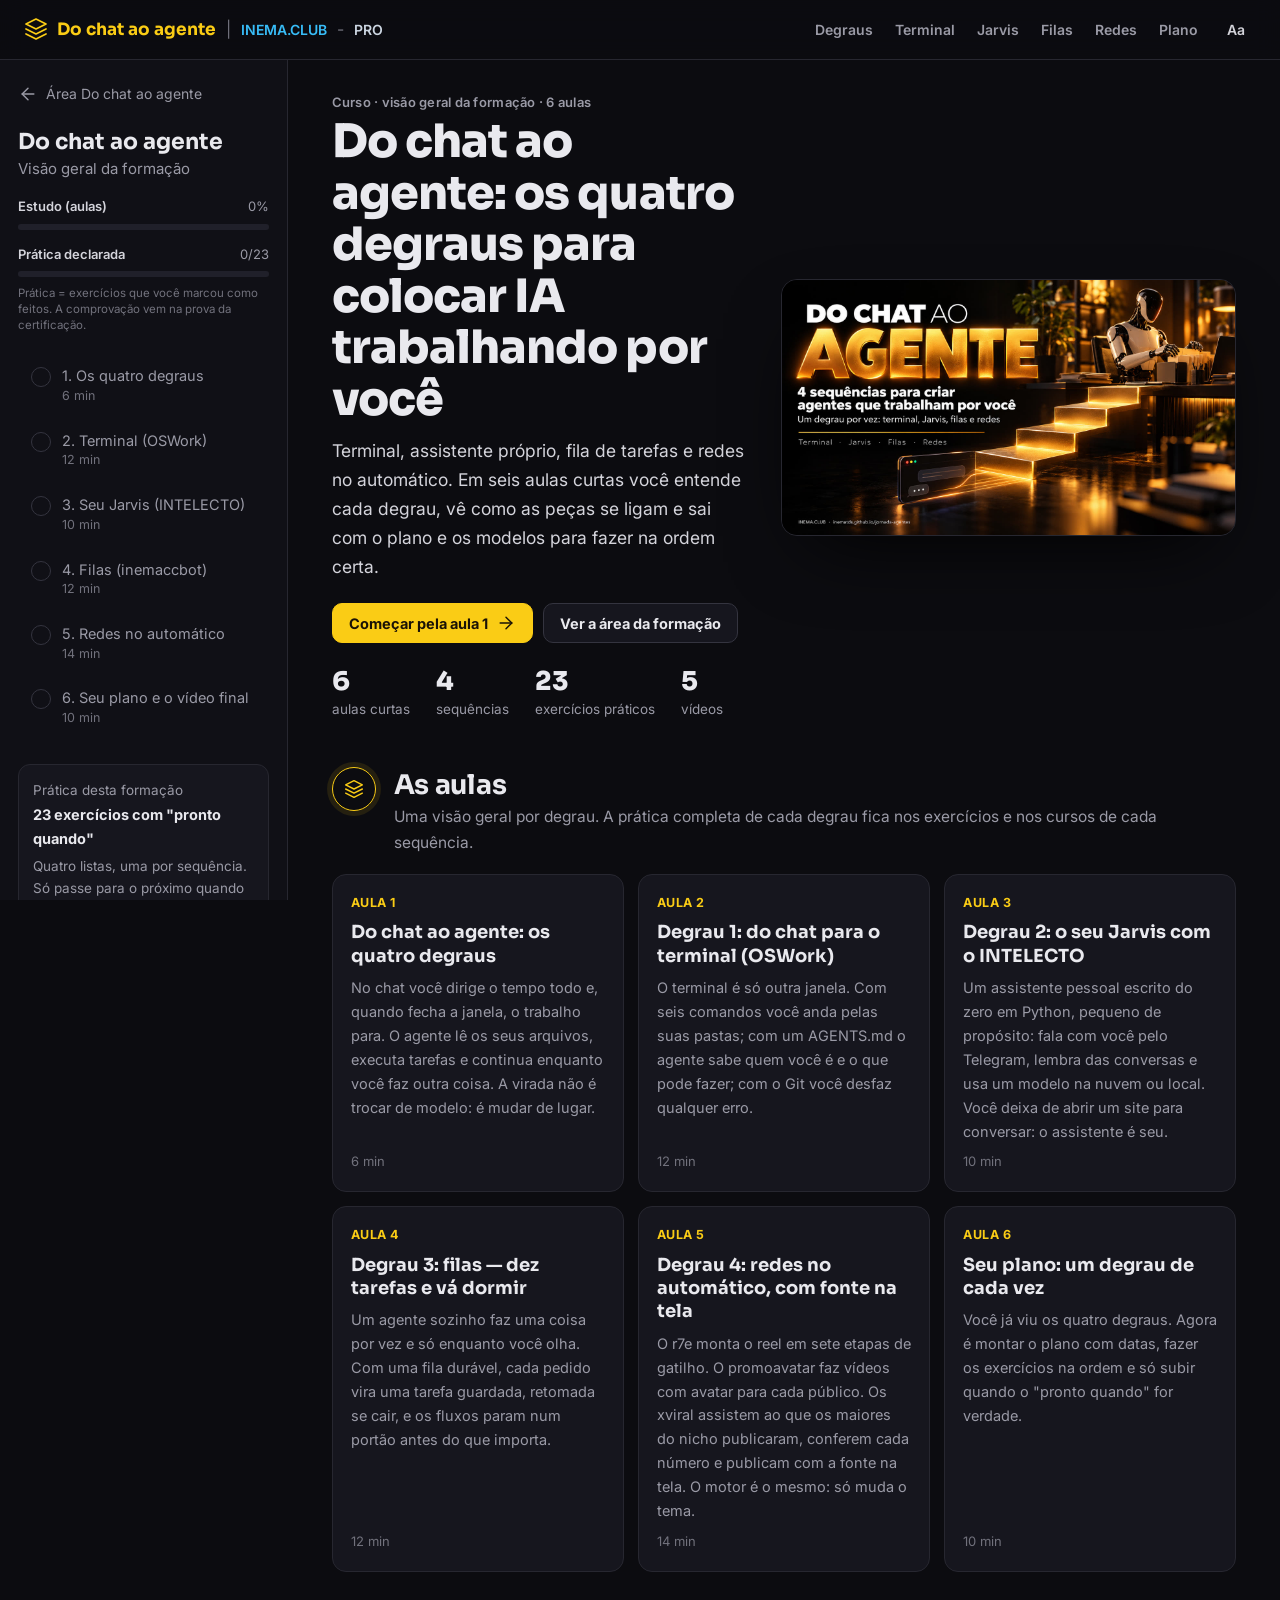
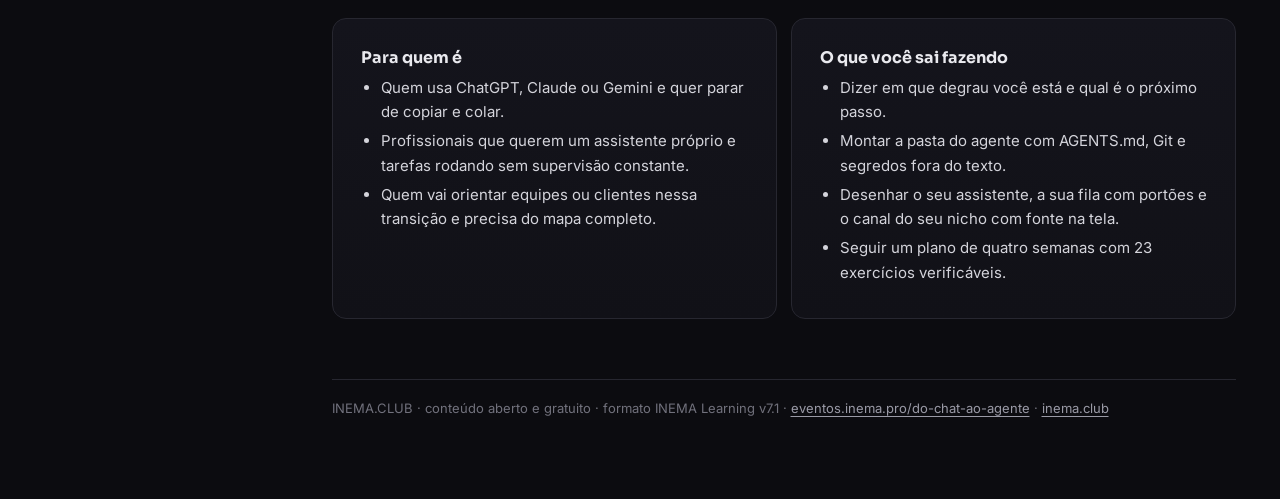
<file: index.html>
<!DOCTYPE html>
<html lang="pt-BR">
<head>
<meta charset="utf-8"/>
<meta name="viewport" content="width=device-width, initial-scale=1"/>
<title>Do chat ao agente · INEMA</title>
<meta name="description" content="Terminal, assistente próprio, fila de tarefas e redes no automático. Em seis aulas curtas você entende cada degrau, vê como as peças se ligam e sai com o plano e os modelos para fazer na ordem certa."/>
<meta property="og:title" content="Do chat ao agente · INEMA"/>
<meta property="og:description" content="Terminal, assistente próprio, fila de tarefas e redes no automático. Em seis aulas curtas você entende cada degrau, vê como as peças se ligam e sai com o plano e os modelos para fazer na ordem certa."/>
<meta property="og:image" content="https://inematds.github.io/do-chat-ao-agente-v71/assets/img/capa.jpg"/>
<meta name="theme-color" content="#0c0c10"/>
<link rel="icon" href="assets/img/favicon.svg" type="image/svg+xml"/>
<link rel="canonical" href="https://inematds.github.io/do-chat-ao-agente-v71/"/>
<link rel="preconnect" href="https://fonts.googleapis.com"/><link rel="preconnect" href="https://fonts.gstatic.com" crossorigin/>
<link href="https://fonts.googleapis.com/css2?family=Inter:wght@400;500;600;700&family=JetBrains+Mono:wght@400;600&family=Sora:wght@600;700;800&display=swap" rel="stylesheet"/>
<link rel="stylesheet" href="assets/v71.css"/>
<script>try{if(JSON.parse(localStorage.getItem("do-chat-ao-agente-v71:tema"))==="papel")document.documentElement.setAttribute("data-tema","papel")}catch(e){}</script>
</head><body data-curso="do-chat-ao-agente-v71" data-total="6" data-total-ex="23"><a class="skip" href="#conteudo">Pular para o conteúdo</a><header class="topo"><div class="esq"><button type="button" class="menu-btn" aria-expanded="false" aria-controls="lado"><svg class="ico" viewBox="0 0 24 24" aria-hidden="true"><line x1="3" y1="6" x2="21" y2="6"/><line x1="3" y1="12" x2="21" y2="12"/><line x1="3" y1="18" x2="21" y2="18"/></svg><span class="sr">Aulas</span></button><a class="marca" href="index.html"><svg class="ico" viewBox="0 0 24 24" aria-hidden="true"><polygon points="12 2 2 7 12 12 22 7 12 2"/><polyline points="2 17 12 22 22 17"/><polyline points="2 12 12 17 22 12"/></svg><span>Do chat ao agente</span></a><span class="sep">|</span><a class="club" href="https://inema.club" target="_blank" rel="noopener">INEMA.CLUB</a><span class="tr">-</span><a class="pro" href="https://inema.pro" target="_blank" rel="noopener">PRO</a></div><nav class="dir" aria-label="Aulas"><a href="aulas/visao-geral/index.html" class="tlink" title="Do chat ao agente: os quatro degraus"><span class="curto">A1</span><span class="longo">Degraus</span></a><a href="aulas/terminal/index.html" class="tlink" title="Degrau 1: do chat para o terminal (OSWork)"><span class="curto">A2</span><span class="longo">Terminal</span></a><a href="aulas/jarvis/index.html" class="tlink" title="Degrau 2: o seu Jarvis com o INTELECTO"><span class="curto">A3</span><span class="longo">Jarvis</span></a><a href="aulas/filas/index.html" class="tlink" title="Degrau 3: filas — dez tarefas e vá dormir"><span class="curto">A4</span><span class="longo">Filas</span></a><a href="aulas/redes/index.html" class="tlink" title="Degrau 4: redes no automático, com fonte na tela"><span class="curto">A5</span><span class="longo">Redes</span></a><a href="aulas/plano/index.html" class="tlink" title="Seu plano: um degrau de cada vez"><span class="curto">A6</span><span class="longo">Plano</span></a><div class="aa"><button type="button" class="aa-btn" aria-expanded="false" aria-controls="aparencia" title="Aparência">Aa</button><div class="aa-pop" id="aparencia" hidden><p>Tema</p><div class="aa-seg"><button type="button" data-tema="escuro">Escuro</button><button type="button" data-tema="papel">Papel claro</button></div><p style="margin-top:12px">Tamanho do texto</p><div class="aa-seg"><button type="button" data-escala="0.9">A−</button><button type="button" data-escala="1">A</button><button type="button" data-escala="1.12">A+</button></div></div></div></nav></header><div class="casca"><aside class="lado" id="lado" aria-label="Aulas"><a class="voltar" href="https://eventos.inema.pro/do-chat-ao-agente/"><svg class="ico" viewBox="0 0 24 24" aria-hidden="true"><line x1="19" y1="12" x2="5" y2="12"/><polyline points="12 19 5 12 12 5"/></svg>Área Do chat ao agente</a><p class="curso-nome">Do chat ao agente</p><p class="curso-sub">Visão geral da formação</p><div class="ind"><span class="ind-rot">Estudo (aulas)</span><span class="prog-txt"><span data-pct>0</span>%</span></div><div class="prog" aria-hidden="true"><i></i></div><div class="ind"><span class="ind-rot">Prática declarada</span><span class="prog-txt"><span data-prat>0</span>/23</span></div><div class="prog pratica" aria-hidden="true"><i></i></div><p class="ind-nota">Prática = exercícios que você marcou como feitos. A comprovação vem na prova da certificação.</p><ol class="lista-aulas"><li><a href="aulas/visao-geral/index.html" data-slug="visao-geral" class=""><span class="st" aria-hidden="true"></span><span>1. Os quatro degraus<small>6 min</small></span></a></li><li><a href="aulas/terminal/index.html" data-slug="terminal" class=""><span class="st" aria-hidden="true"></span><span>2. Terminal (OSWork)<small>12 min</small></span></a></li><li><a href="aulas/jarvis/index.html" data-slug="jarvis" class=""><span class="st" aria-hidden="true"></span><span>3. Seu Jarvis (INTELECTO)<small>10 min</small></span></a></li><li><a href="aulas/filas/index.html" data-slug="filas" class=""><span class="st" aria-hidden="true"></span><span>4. Filas (inemaccbot)<small>12 min</small></span></a></li><li><a href="aulas/redes/index.html" data-slug="redes" class=""><span class="st" aria-hidden="true"></span><span>5. Redes no automático<small>14 min</small></span></a></li><li><a href="aulas/plano/index.html" data-slug="plano" class=""><span class="st" aria-hidden="true"></span><span>6. Seu plano e o vídeo final<small>10 min</small></span></a></li></ol><div class="lado-card">Prática desta formação<b>23 exercícios com "pronto quando"</b>Quatro listas, uma por sequência. Só passe para o próximo quando ele for verdade.<br/><a href="https://inematds.github.io/jornada-agentes/guia/" target="_blank" rel="noopener">Abrir os exercícios →</a></div></aside><main class="principal" id="conteudo"><div class="miolo"><div class="hero"><div><p class="kicker">Curso · visão geral da formação · 6 aulas</p><h1>Do chat ao agente: os quatro degraus para colocar IA trabalhando por você</h1><p class="lead">Terminal, assistente próprio, fila de tarefas e redes no automático. Em seis aulas curtas você entende cada degrau, vê como as peças se ligam e sai com o plano e os modelos para fazer na ordem certa.</p><div class="acoes-topo" style="margin-top:22px"><a class="btn cheio" href="aulas/visao-geral/index.html">Começar pela aula 1 <svg class="ico" viewBox="0 0 24 24" aria-hidden="true"><line x1="5" y1="12" x2="19" y2="12"/><polyline points="12 5 19 12 12 19"/></svg></a><a class="btn neutro" href="https://eventos.inema.pro/do-chat-ao-agente/">Ver a área da formação</a></div><div class="numeros"><div><b>6</b>aulas curtas</div><div><b>4</b>sequências</div><div><b>23</b>exercícios práticos</div><div><b>5</b>vídeos</div></div></div><figure class="banner" style="margin:0"><img src="assets/img/capa.jpg" alt="Do chat ao agente: a jornada em quatro sequências — terminal, Jarvis, filas e redes." width="1400" height="788"/></figure></div><section class="secao"><div class="sec-cab"><span class="num" aria-hidden="true"><svg class="ico" viewBox="0 0 24 24" aria-hidden="true"><polygon points="12 2 2 7 12 12 22 7 12 2"/><polyline points="2 17 12 22 22 17"/><polyline points="2 12 12 17 22 12"/></svg></span><div><h2>As aulas</h2><p>Uma visão geral por degrau. A prática completa de cada degrau fica nos exercícios e nos cursos de cada sequência.</p></div></div><div class="grade-aulas"><a class="card-aula" href="aulas/visao-geral/index.html"><span class="k">Aula 1</span><h3>Do chat ao agente: os quatro degraus</h3><p>No chat você dirige o tempo todo e, quando fecha a janela, o trabalho para. O agente lê os seus arquivos, executa tarefas e continua enquanto você faz outra coisa. A virada não é trocar de modelo: é mudar de lugar.</p><span class="m">6 min</span></a><a class="card-aula" href="aulas/terminal/index.html"><span class="k">Aula 2</span><h3>Degrau 1: do chat para o terminal (OSWork)</h3><p>O terminal é só outra janela. Com seis comandos você anda pelas suas pastas; com um AGENTS.md o agente sabe quem você é e o que pode fazer; com o Git você desfaz qualquer erro.</p><span class="m">12 min</span></a><a class="card-aula" href="aulas/jarvis/index.html"><span class="k">Aula 3</span><h3>Degrau 2: o seu Jarvis com o INTELECTO</h3><p>Um assistente pessoal escrito do zero em Python, pequeno de propósito: fala com você pelo Telegram, lembra das conversas e usa um modelo na nuvem ou local. Você deixa de abrir um site para conversar: o assistente é seu.</p><span class="m">10 min</span></a><a class="card-aula" href="aulas/filas/index.html"><span class="k">Aula 4</span><h3>Degrau 3: filas — dez tarefas e vá dormir</h3><p>Um agente sozinho faz uma coisa por vez e só enquanto você olha. Com uma fila durável, cada pedido vira uma tarefa guardada, retomada se cair, e os fluxos param num portão antes do que importa.</p><span class="m">12 min</span></a><a class="card-aula" href="aulas/redes/index.html"><span class="k">Aula 5</span><h3>Degrau 4: redes no automático, com fonte na tela</h3><p>O r7e monta o reel em sete etapas de gatilho. O promoavatar faz vídeos com avatar para cada público. Os xviral assistem ao que os maiores do nicho publicaram, conferem cada número e publicam com a fonte na tela. O motor é o mesmo: só muda o tema.</p><span class="m">14 min</span></a><a class="card-aula" href="aulas/plano/index.html"><span class="k">Aula 6</span><h3>Seu plano: um degrau de cada vez</h3><p>Você já viu os quatro degraus. Agora é montar o plano com datas, fazer os exercícios na ordem e só subir quando o "pronto quando" for verdade.</p><span class="m">10 min</span></a></div></section><section class="secao"><div class="duas"><div class="painel"><h3>Para quem é</h3><ul><li>Quem usa ChatGPT, Claude ou Gemini e quer parar de copiar e colar.</li><li>Profissionais que querem um assistente próprio e tarefas rodando sem supervisão constante.</li><li>Quem vai orientar equipes ou clientes nessa transição e precisa do mapa completo.</li></ul></div><div class="painel"><h3>O que você sai fazendo</h3><ul><li>Dizer em que degrau você está e qual é o próximo passo.</li><li>Montar a pasta do agente com AGENTS.md, Git e segredos fora do texto.</li><li>Desenhar o seu assistente, a sua fila com portões e o canal do seu nicho com fonte na tela.</li><li>Seguir um plano de quatro semanas com 23 exercícios verificáveis.</li></ul></div></div></section><footer class="rodape">INEMA.CLUB · conteúdo aberto e gratuito · formato INEMA Learning v7.1 · <a href="https://eventos.inema.pro/do-chat-ao-agente/">eventos.inema.pro/do-chat-ao-agente</a> · <a href="https://inema.club/">inema.club</a></footer></div></main></div><script src="assets/v71.js"></script></body></html>
</file>
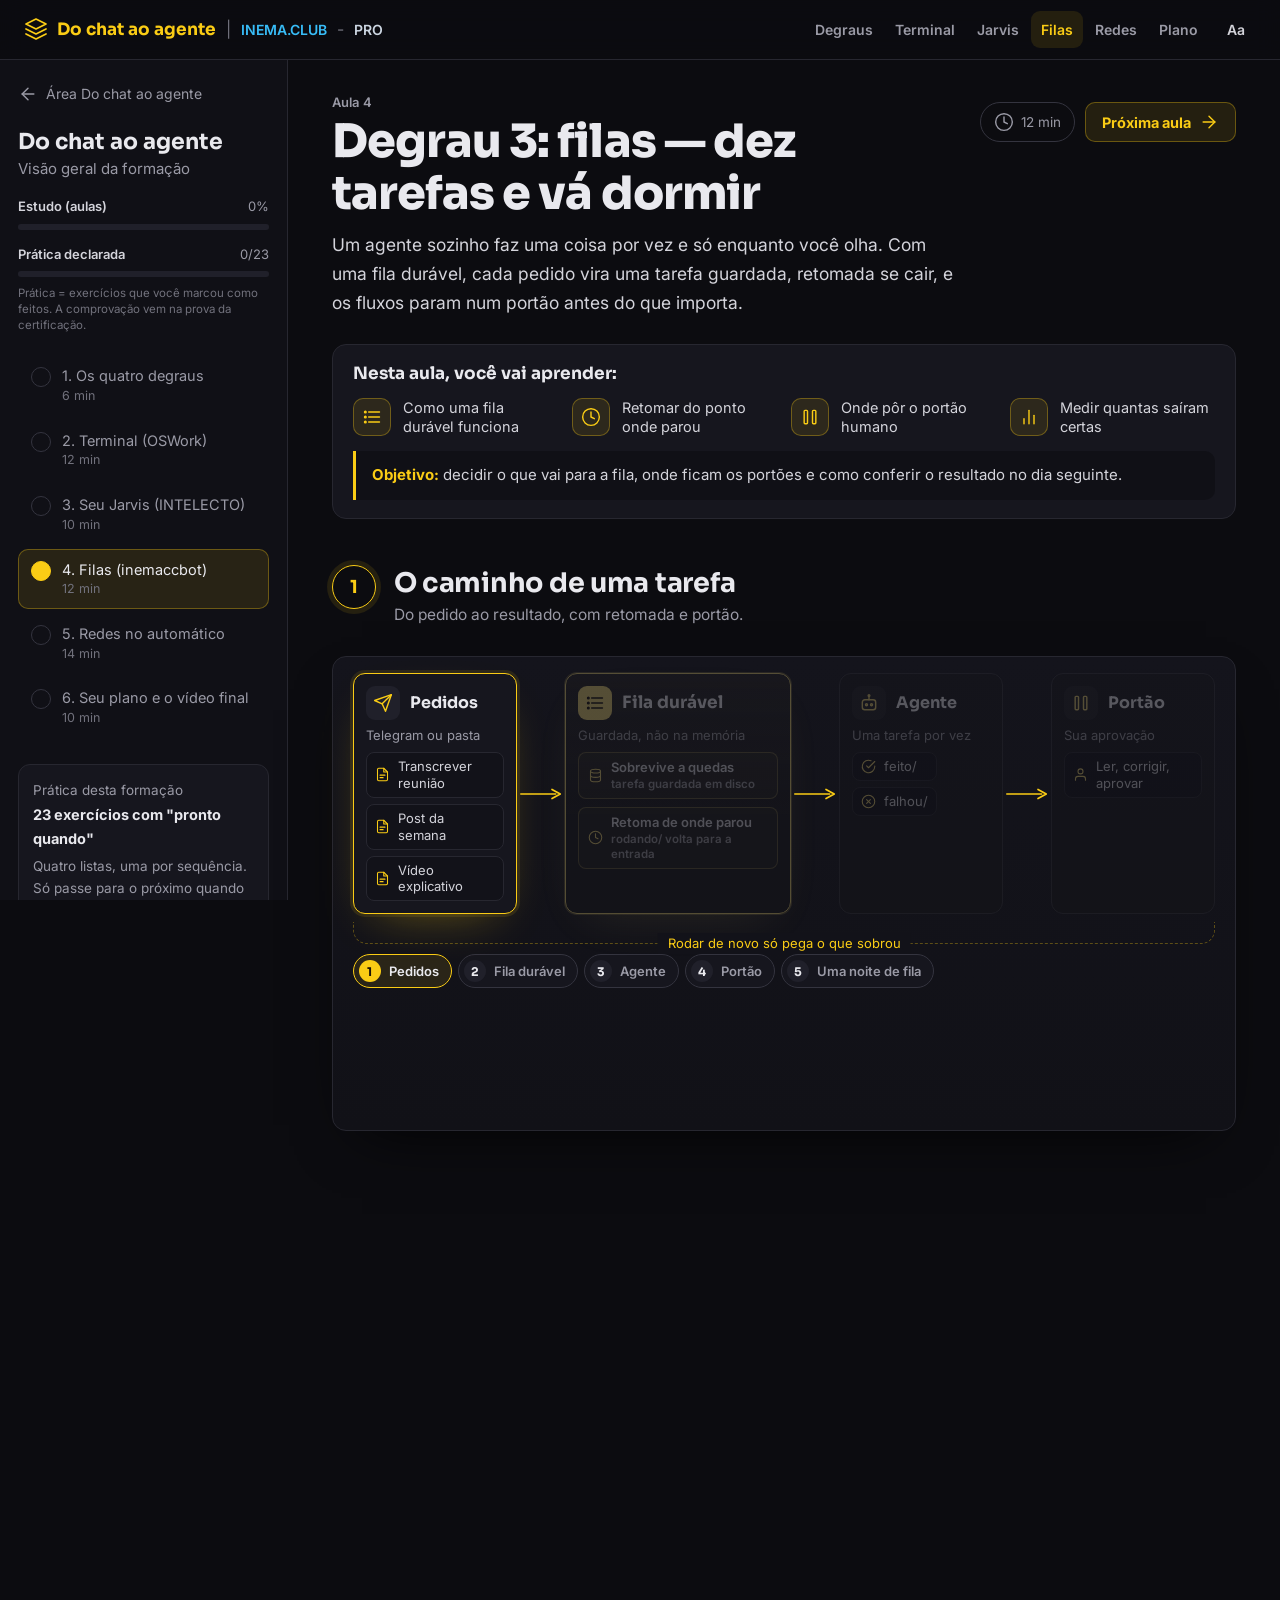
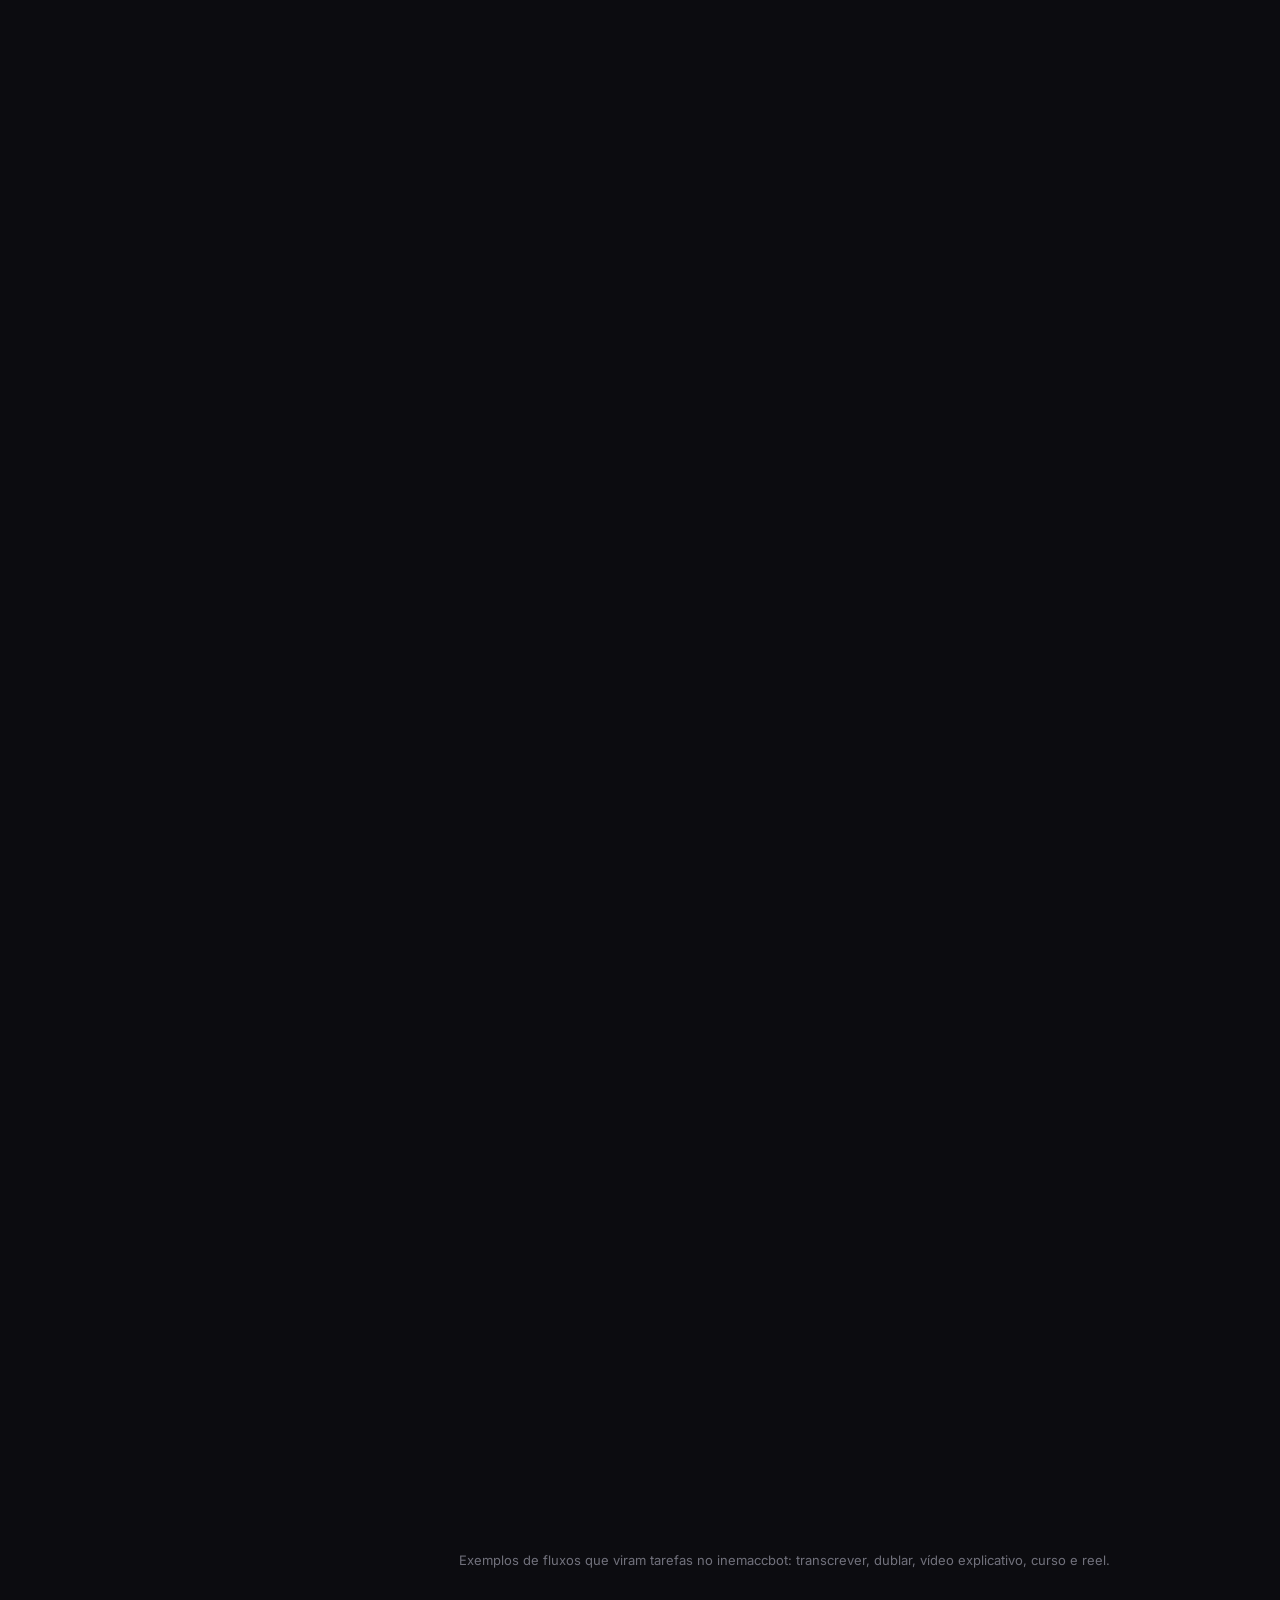
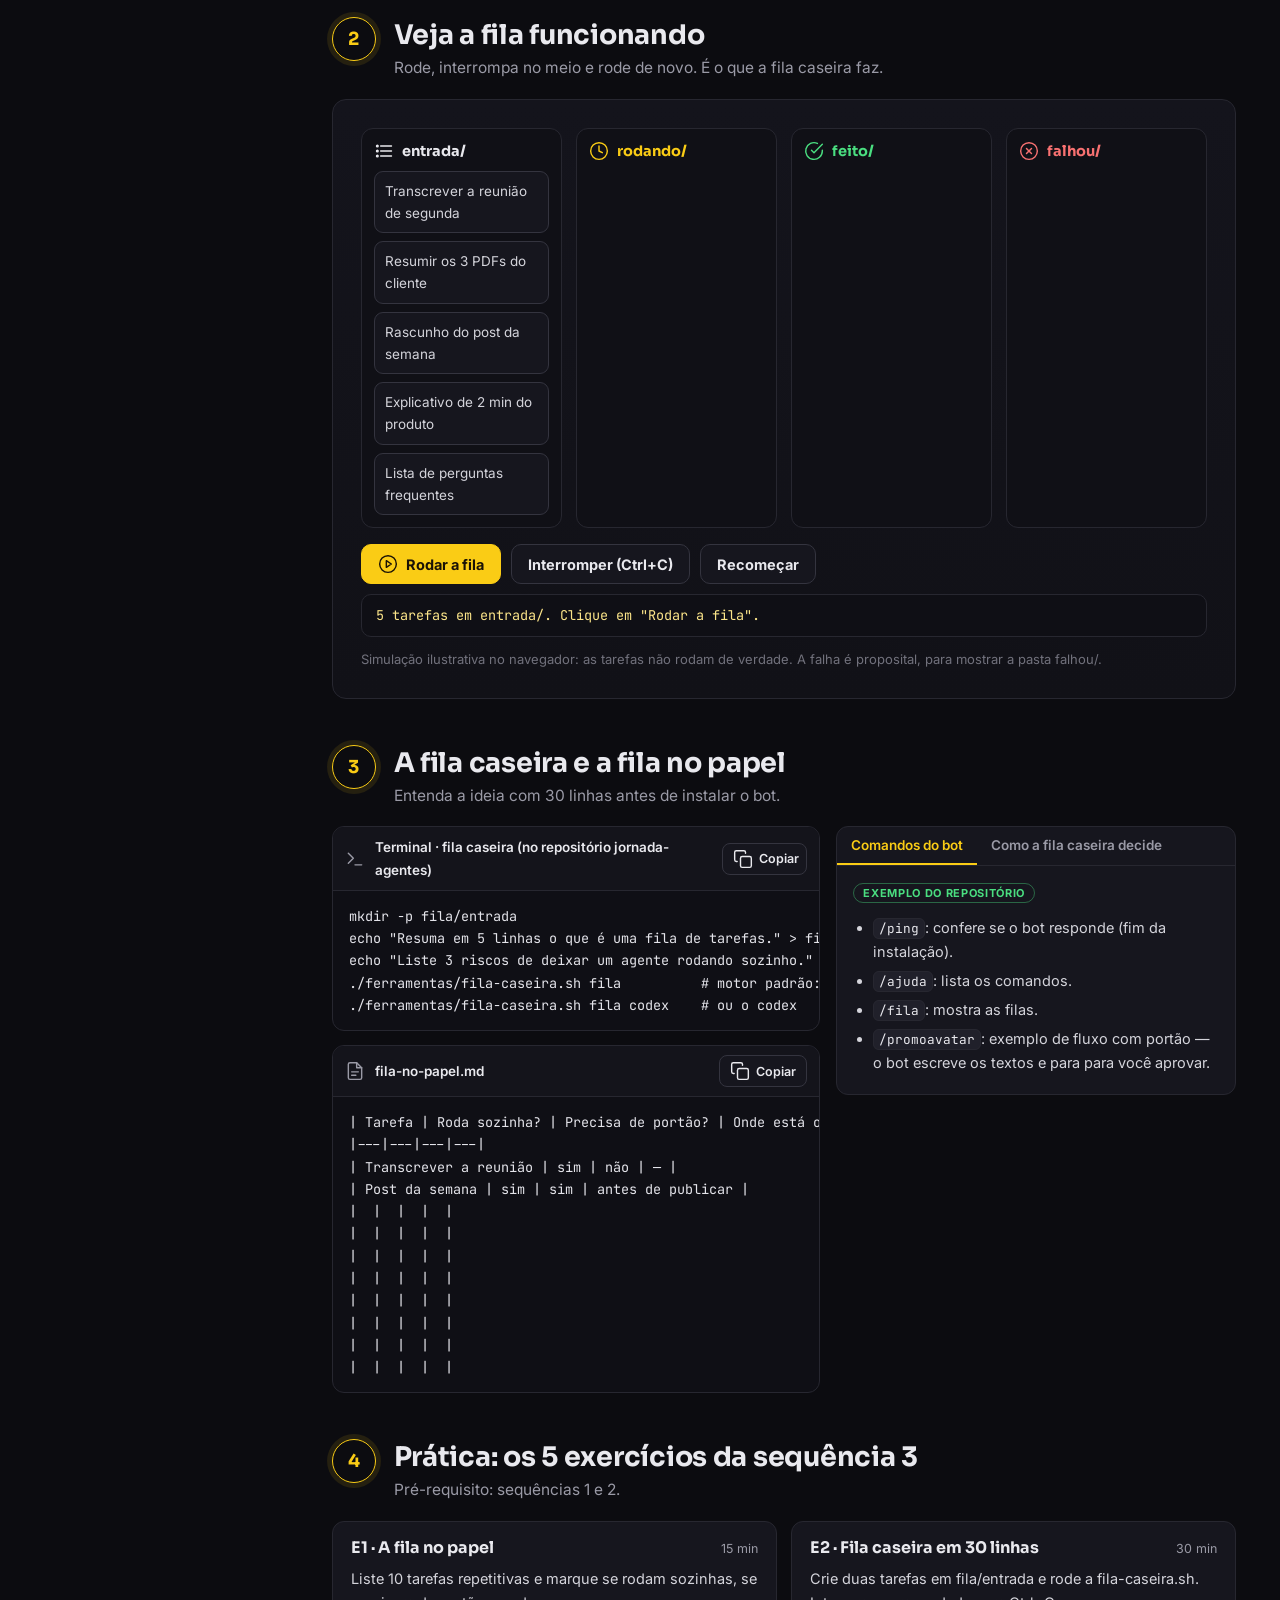
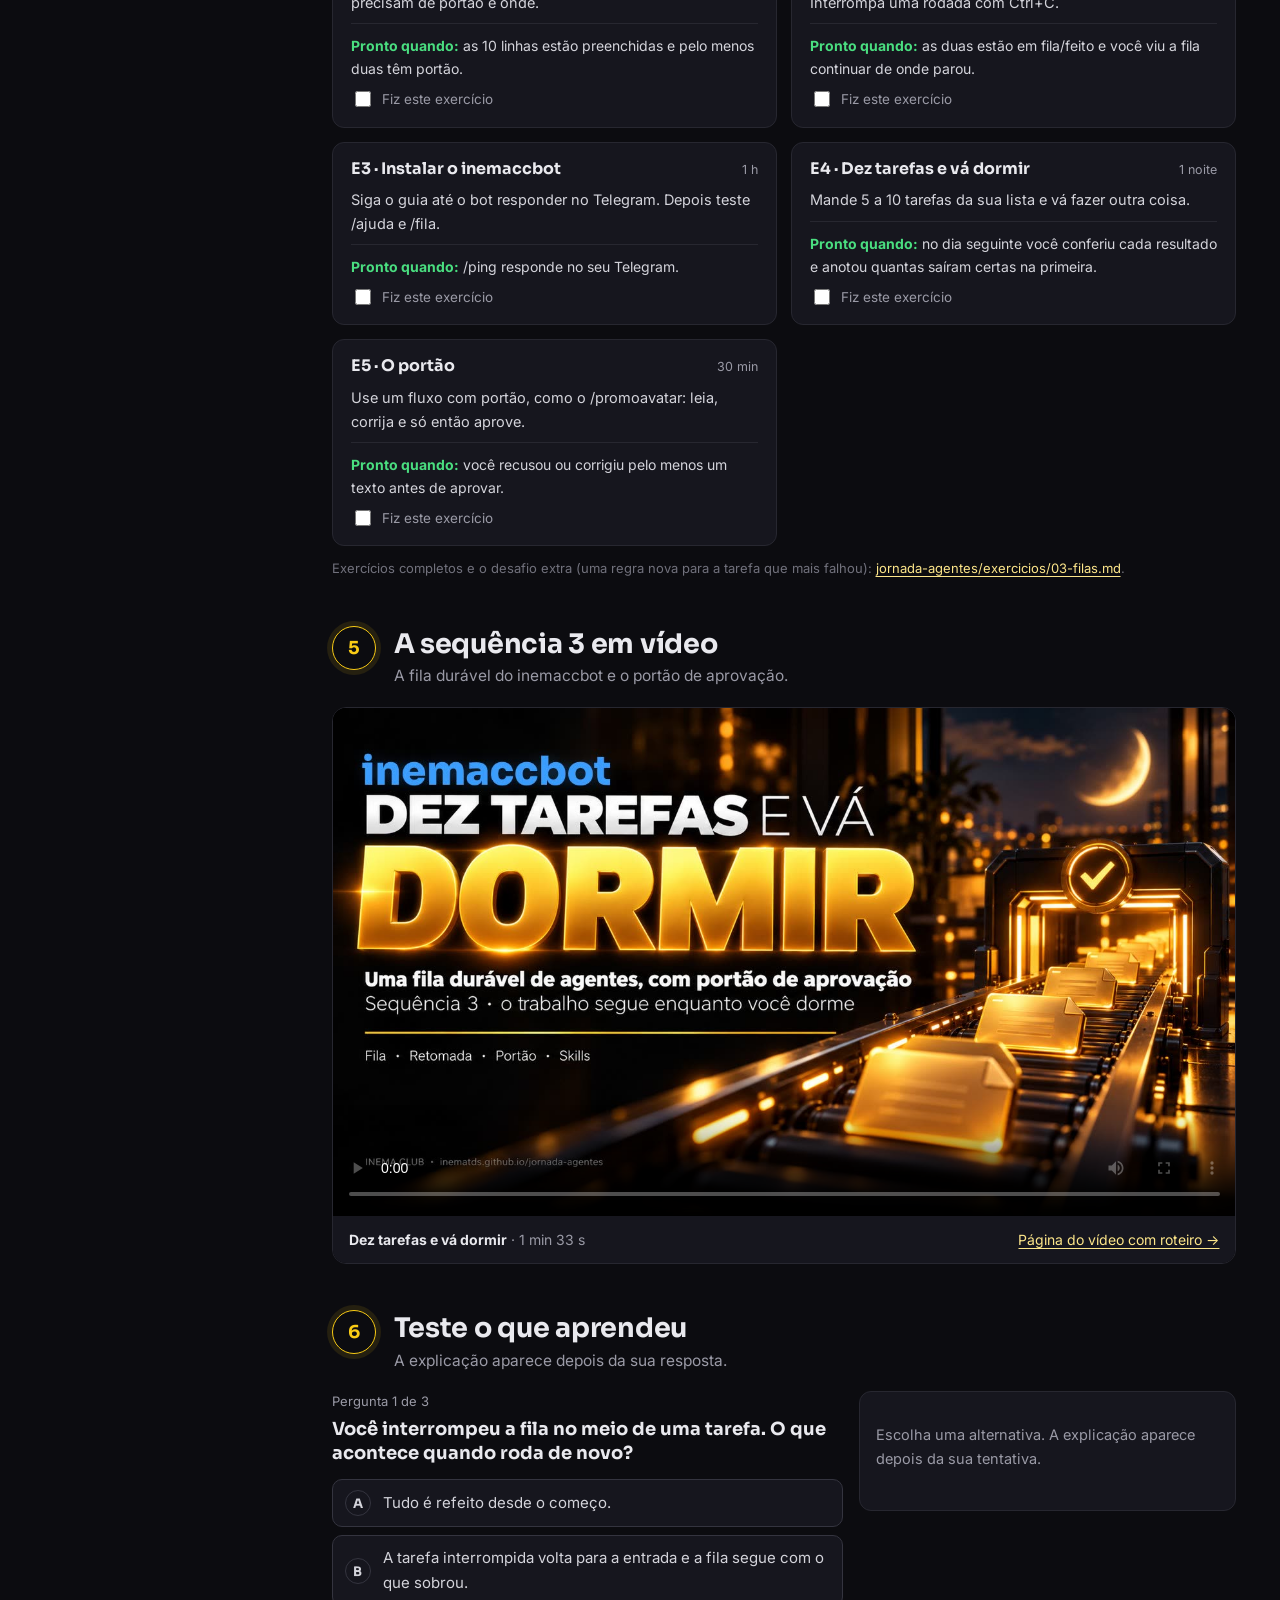
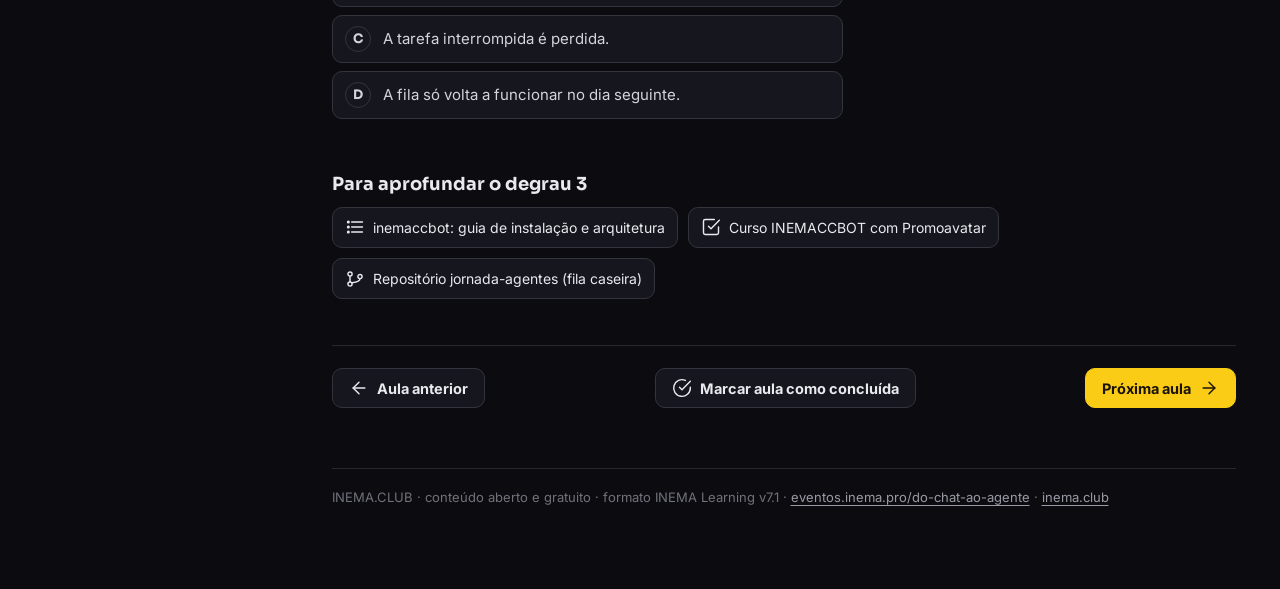
<file: aulas/filas/index.html>
<!DOCTYPE html>
<html lang="pt-BR">
<head>
<meta charset="utf-8"/>
<meta name="viewport" content="width=device-width, initial-scale=1"/>
<title>Degrau 3: filas — dez tarefas e vá dormir · Do chat ao agente · INEMA</title>
<meta name="description" content="Um agente sozinho faz uma coisa por vez e só enquanto você olha. Com uma fila durável, cada pedido vira uma tarefa guardada, retomada se cair, e os fluxos param num portão antes do que importa."/>
<meta property="og:title" content="Degrau 3: filas — dez tarefas e vá dormir · Do chat ao agente · INEMA"/>
<meta property="og:description" content="Um agente sozinho faz uma coisa por vez e só enquanto você olha. Com uma fila durável, cada pedido vira uma tarefa guardada, retomada se cair, e os fluxos param num portão antes do que importa."/>
<meta property="og:image" content="https://inematds.github.io/do-chat-ao-agente-v71/assets/img/capa.jpg"/>
<meta name="theme-color" content="#0c0c10"/>
<link rel="icon" href="../../assets/img/favicon.svg" type="image/svg+xml"/>
<link rel="canonical" href="https://inematds.github.io/do-chat-ao-agente-v71/aulas/filas/"/>
<link rel="preconnect" href="https://fonts.googleapis.com"/><link rel="preconnect" href="https://fonts.gstatic.com" crossorigin/>
<link href="https://fonts.googleapis.com/css2?family=Inter:wght@400;500;600;700&family=JetBrains+Mono:wght@400;600&family=Sora:wght@600;700;800&display=swap" rel="stylesheet"/>
<link rel="stylesheet" href="../../assets/v71.css"/>
<script>try{if(JSON.parse(localStorage.getItem("do-chat-ao-agente-v71:tema"))==="papel")document.documentElement.setAttribute("data-tema","papel")}catch(e){}</script>
</head><body data-curso="do-chat-ao-agente-v71" data-aula="filas" data-total="6" data-total-ex="23"><a class="skip" href="#conteudo">Pular para o conteúdo</a><header class="topo"><div class="esq"><button type="button" class="menu-btn" aria-expanded="false" aria-controls="lado"><svg class="ico" viewBox="0 0 24 24" aria-hidden="true"><line x1="3" y1="6" x2="21" y2="6"/><line x1="3" y1="12" x2="21" y2="12"/><line x1="3" y1="18" x2="21" y2="18"/></svg><span class="sr">Aulas</span></button><a class="marca" href="../../index.html"><svg class="ico" viewBox="0 0 24 24" aria-hidden="true"><polygon points="12 2 2 7 12 12 22 7 12 2"/><polyline points="2 17 12 22 22 17"/><polyline points="2 12 12 17 22 12"/></svg><span>Do chat ao agente</span></a><span class="sep">|</span><a class="club" href="https://inema.club" target="_blank" rel="noopener">INEMA.CLUB</a><span class="tr">-</span><a class="pro" href="https://inema.pro" target="_blank" rel="noopener">PRO</a></div><nav class="dir" aria-label="Aulas"><a href="../../aulas/visao-geral/index.html" class="tlink" title="Do chat ao agente: os quatro degraus"><span class="curto">A1</span><span class="longo">Degraus</span></a><a href="../../aulas/terminal/index.html" class="tlink" title="Degrau 1: do chat para o terminal (OSWork)"><span class="curto">A2</span><span class="longo">Terminal</span></a><a href="../../aulas/jarvis/index.html" class="tlink" title="Degrau 2: o seu Jarvis com o INTELECTO"><span class="curto">A3</span><span class="longo">Jarvis</span></a><a href="../../aulas/filas/index.html" class="tlink on" aria-current="page" title="Degrau 3: filas — dez tarefas e vá dormir"><span class="curto">A4</span><span class="longo">Filas</span></a><a href="../../aulas/redes/index.html" class="tlink" title="Degrau 4: redes no automático, com fonte na tela"><span class="curto">A5</span><span class="longo">Redes</span></a><a href="../../aulas/plano/index.html" class="tlink" title="Seu plano: um degrau de cada vez"><span class="curto">A6</span><span class="longo">Plano</span></a><div class="aa"><button type="button" class="aa-btn" aria-expanded="false" aria-controls="aparencia" title="Aparência">Aa</button><div class="aa-pop" id="aparencia" hidden><p>Tema</p><div class="aa-seg"><button type="button" data-tema="escuro">Escuro</button><button type="button" data-tema="papel">Papel claro</button></div><p style="margin-top:12px">Tamanho do texto</p><div class="aa-seg"><button type="button" data-escala="0.9">A−</button><button type="button" data-escala="1">A</button><button type="button" data-escala="1.12">A+</button></div></div></div></nav></header><div class="casca"><aside class="lado" id="lado" aria-label="Aulas"><a class="voltar" href="https://eventos.inema.pro/do-chat-ao-agente/"><svg class="ico" viewBox="0 0 24 24" aria-hidden="true"><line x1="19" y1="12" x2="5" y2="12"/><polyline points="12 19 5 12 12 5"/></svg>Área Do chat ao agente</a><p class="curso-nome">Do chat ao agente</p><p class="curso-sub">Visão geral da formação</p><div class="ind"><span class="ind-rot">Estudo (aulas)</span><span class="prog-txt"><span data-pct>0</span>%</span></div><div class="prog" aria-hidden="true"><i></i></div><div class="ind"><span class="ind-rot">Prática declarada</span><span class="prog-txt"><span data-prat>0</span>/23</span></div><div class="prog pratica" aria-hidden="true"><i></i></div><p class="ind-nota">Prática = exercícios que você marcou como feitos. A comprovação vem na prova da certificação.</p><ol class="lista-aulas"><li><a href="../../aulas/visao-geral/index.html" data-slug="visao-geral" class=""><span class="st" aria-hidden="true"></span><span>1. Os quatro degraus<small>6 min</small></span></a></li><li><a href="../../aulas/terminal/index.html" data-slug="terminal" class=""><span class="st" aria-hidden="true"></span><span>2. Terminal (OSWork)<small>12 min</small></span></a></li><li><a href="../../aulas/jarvis/index.html" data-slug="jarvis" class=""><span class="st" aria-hidden="true"></span><span>3. Seu Jarvis (INTELECTO)<small>10 min</small></span></a></li><li><a href="../../aulas/filas/index.html" data-slug="filas" class="atual" aria-current="page"><span class="st" aria-hidden="true"></span><span>4. Filas (inemaccbot)<small>12 min</small></span></a></li><li><a href="../../aulas/redes/index.html" data-slug="redes" class=""><span class="st" aria-hidden="true"></span><span>5. Redes no automático<small>14 min</small></span></a></li><li><a href="../../aulas/plano/index.html" data-slug="plano" class=""><span class="st" aria-hidden="true"></span><span>6. Seu plano e o vídeo final<small>10 min</small></span></a></li></ol><div class="lado-card">Prática desta formação<b>23 exercícios com "pronto quando"</b>Quatro listas, uma por sequência. Só passe para o próximo quando ele for verdade.<br/><a href="https://inematds.github.io/jornada-agentes/guia/" target="_blank" rel="noopener">Abrir os exercícios →</a></div></aside><main class="principal" id="conteudo"><div class="miolo" data-competencias="desenhar-fila;definir-portao-humano;retomar-tarefa;avaliar-resultado-lote"><div class="aula-topo"><div><p class="kicker">Aula 4</p><h1>Degrau 3: filas — dez tarefas e vá dormir</h1><p class="lead">Um agente sozinho faz uma coisa por vez e só enquanto você olha. Com uma fila durável, cada pedido vira uma tarefa guardada, retomada se cair, e os fluxos param num portão antes do que importa.</p></div><div class="acoes-topo"><span class="pill"><svg class="ico" viewBox="0 0 24 24" aria-hidden="true"><circle cx="12" cy="12" r="10"/><polyline points="12 6 12 12 16 14"/></svg>12 min</span><a class="btn" href="../../aulas/redes/index.html">Próxima aula <svg class="ico" viewBox="0 0 24 24" aria-hidden="true"><line x1="5" y1="12" x2="19" y2="12"/><polyline points="12 5 19 12 12 19"/></svg></a></div></div><div class="nesta"><h2>Nesta aula, você vai aprender:</h2><ul><li><span class="ic"><svg class="ico" viewBox="0 0 24 24" aria-hidden="true"><line x1="8" y1="6" x2="21" y2="6"/><line x1="8" y1="12" x2="21" y2="12"/><line x1="8" y1="18" x2="21" y2="18"/><circle cx="4" cy="6" r="1"/><circle cx="4" cy="12" r="1"/><circle cx="4" cy="18" r="1"/></svg></span>Como uma fila durável funciona</li><li><span class="ic"><svg class="ico" viewBox="0 0 24 24" aria-hidden="true"><circle cx="12" cy="12" r="10"/><polyline points="12 6 12 12 16 14"/></svg></span>Retomar do ponto onde parou</li><li><span class="ic"><svg class="ico" viewBox="0 0 24 24" aria-hidden="true"><rect x="5" y="4" width="4" height="16" rx="1"/><rect x="15" y="4" width="4" height="16" rx="1"/></svg></span>Onde pôr o portão humano</li><li><span class="ic"><svg class="ico" viewBox="0 0 24 24" aria-hidden="true"><line x1="18" y1="20" x2="18" y2="10"/><line x1="12" y1="20" x2="12" y2="4"/><line x1="6" y1="20" x2="6" y2="14"/></svg></span>Medir quantas saíram certas</li></ul><p class="objetivo"><b>Objetivo:</b> decidir o que vai para a fila, onde ficam os portões e como conferir o resultado no dia seguinte.</p></div><section class="secao" id="s1"><div class="sec-cab"><span class="num" aria-hidden="true">1</span><div><h2>O caminho de uma tarefa</h2><p>Do pedido ao resultado, com retomada e portão.</p></div></div><div class="scrolly dg-bloco"><div class="sc-fig"><div class="painel"><div class="dg fluxo"><button type="button" class="dg-no" aria-pressed="false"><span class="cab"><span class="ic"><svg class="ico" viewBox="0 0 24 24" aria-hidden="true"><line x1="22" y1="2" x2="11" y2="13"/><polygon points="22 2 15 22 11 13 2 9 22 2"/></svg></span>Pedidos</span><span class="sub">Telegram ou pasta</span><ul><li><svg class="ico" viewBox="0 0 24 24" aria-hidden="true"><path d="M14 2H6a2 2 0 0 0-2 2v16a2 2 0 0 0 2 2h12a2 2 0 0 0 2-2V8z"/><polyline points="14 2 14 8 20 8"/><line x1="8" y1="13" x2="16" y2="13"/><line x1="8" y1="17" x2="13" y2="17"/></svg><span>Transcrever reunião</span></li><li><svg class="ico" viewBox="0 0 24 24" aria-hidden="true"><path d="M14 2H6a2 2 0 0 0-2 2v16a2 2 0 0 0 2 2h12a2 2 0 0 0 2-2V8z"/><polyline points="14 2 14 8 20 8"/><line x1="8" y1="13" x2="16" y2="13"/><line x1="8" y1="17" x2="13" y2="17"/></svg><span>Post da semana</span></li><li><svg class="ico" viewBox="0 0 24 24" aria-hidden="true"><path d="M14 2H6a2 2 0 0 0-2 2v16a2 2 0 0 0 2 2h12a2 2 0 0 0 2-2V8z"/><polyline points="14 2 14 8 20 8"/><line x1="8" y1="13" x2="16" y2="13"/><line x1="8" y1="17" x2="13" y2="17"/></svg><span>Vídeo explicativo</span></li></ul><template><b>Pedidos.</b> Cada pedido vira uma tarefa: no inemaccbot, uma mensagem no Telegram; na fila caseira, um arquivo .md na pasta entrada/.</template></button><span class="dg-seta" aria-hidden="true"><svg viewBox="0 0 48 14"><line x1="2" y1="7" x2="40" y2="7"/><path d="M36 2 L45 7 L36 12"/></svg><i class="pulso"></i></span><button type="button" class="dg-no forte" aria-pressed="false"><span class="cab"><span class="ic"><svg class="ico" viewBox="0 0 24 24" aria-hidden="true"><line x1="8" y1="6" x2="21" y2="6"/><line x1="8" y1="12" x2="21" y2="12"/><line x1="8" y1="18" x2="21" y2="18"/><circle cx="4" cy="6" r="1"/><circle cx="4" cy="12" r="1"/><circle cx="4" cy="18" r="1"/></svg></span>Fila durável</span><span class="sub">Guardada, não na memória</span><ul><li><svg class="ico" viewBox="0 0 24 24" aria-hidden="true"><ellipse cx="12" cy="5" rx="8" ry="3"/><path d="M4 5v14c0 1.7 3.6 3 8 3s8-1.3 8-3V5"/><path d="M4 12c0 1.7 3.6 3 8 3s8-1.3 8-3"/></svg><span>Sobrevive a quedas<small>tarefa guardada em disco</small></span></li><li><svg class="ico" viewBox="0 0 24 24" aria-hidden="true"><circle cx="12" cy="12" r="10"/><polyline points="12 6 12 12 16 14"/></svg><span>Retoma de onde parou<small>rodando/ volta para a entrada</small></span></li></ul><template><b>Fila durável.</b> A tarefa fica guardada. Se o computador desligar ou você interromper, a próxima rodada pega o que sobrou, sem refazer o que já foi feito.</template></button><span class="dg-seta" aria-hidden="true"><svg viewBox="0 0 48 14"><line x1="2" y1="7" x2="40" y2="7"/><path d="M36 2 L45 7 L36 12"/></svg><i class="pulso"></i></span><button type="button" class="dg-no" aria-pressed="false"><span class="cab"><span class="ic"><svg class="ico" viewBox="0 0 24 24" aria-hidden="true"><rect x="4" y="8" width="16" height="12" rx="3"/><path d="M12 4v4"/><circle cx="12" cy="3" r="1"/><circle cx="9" cy="14" r="1.2"/><circle cx="15" cy="14" r="1.2"/></svg></span>Agente</span><span class="sub">Uma tarefa por vez</span><ul><li><svg class="ico" viewBox="0 0 24 24" aria-hidden="true"><path d="M22 11.1V12a10 10 0 1 1-5.9-9.1"/><polyline points="22 4 12 14 9 11"/></svg><span>feito/</span></li><li><svg class="ico" viewBox="0 0 24 24" aria-hidden="true"><circle cx="12" cy="12" r="10"/><line x1="15" y1="9" x2="9" y2="15"/><line x1="9" y1="9" x2="15" y2="15"/></svg><span>falhou/</span></li></ul><template><b>Agente.</b> O agente executa uma tarefa por vez. Deu certo, a resposta vai para feito; deu erro, vai para falhou, com o motivo, para você olhar.</template></button><span class="dg-seta" aria-hidden="true"><svg viewBox="0 0 48 14"><line x1="2" y1="7" x2="40" y2="7"/><path d="M36 2 L45 7 L36 12"/></svg><i class="pulso"></i></span><button type="button" class="dg-no" aria-pressed="false"><span class="cab"><span class="ic"><svg class="ico" viewBox="0 0 24 24" aria-hidden="true"><rect x="5" y="4" width="4" height="16" rx="1"/><rect x="15" y="4" width="4" height="16" rx="1"/></svg></span>Portão</span><span class="sub">Sua aprovação</span><ul><li><svg class="ico" viewBox="0 0 24 24" aria-hidden="true"><path d="M20 21v-2a4 4 0 0 0-4-4H8a4 4 0 0 0-4 4v2"/><circle cx="12" cy="7" r="4"/></svg><span>Ler, corrigir, aprovar</span></li></ul><template><b>Portão.</b> Nos fluxos que importam, o bot escreve e para. Você lê, corrige se precisar e só então aprova. É o momento em que você gerencia, em vez de fazer.</template></button></div><div class="dg-volta" aria-hidden="true"><span>Rodar de novo só pega o que sobrou</span></div><nav class="sc-nav" aria-label="Etapas"><button type="button" class="sc-ir" data-ir="0" title="Pedidos"><b>1</b><span>Pedidos</span></button><button type="button" class="sc-ir" data-ir="1" title="Fila durável"><b>2</b><span>Fila durável</span></button><button type="button" class="sc-ir" data-ir="2" title="Agente"><b>3</b><span>Agente</span></button><button type="button" class="sc-ir" data-ir="3" title="Portão"><b>4</b><span>Portão</span></button><button type="button" class="sc-ir" data-ir="4" title="Uma noite de fila"><b>5</b><span>Uma noite de fila</span></button></nav><div class="sc-cap" aria-hidden="true"><span class="sc-n">1/5</span><h3>Pedidos</h3><p>Cada pedido vira uma tarefa: no inemaccbot, uma mensagem no Telegram; na fila caseira, um arquivo .md na pasta entrada/.</p></div><p class="sc-dica"><svg class="ico" viewBox="0 0 24 24" aria-hidden="true"><line x1="5" y1="12" x2="19" y2="12"/><polyline points="12 5 19 12 12 19"/></svg>Role a página: cada etapa abaixo acende a sua parte do diagrama.</p></div></div><ol class="sc-passos"><li class="sc-passo" data-foco="0"><span class="sc-n">1/5</span><h3>Pedidos</h3><p>Cada pedido vira uma tarefa: no inemaccbot, uma mensagem no Telegram; na fila caseira, um arquivo .md na pasta entrada/.</p></li><li class="sc-passo" data-foco="1"><span class="sc-n">2/5</span><h3>Fila durável</h3><p>A tarefa fica guardada. Se o computador desligar ou você interromper, a próxima rodada pega o que sobrou, sem refazer o que já foi feito.</p></li><li class="sc-passo" data-foco="2"><span class="sc-n">3/5</span><h3>Agente</h3><p>O agente executa uma tarefa por vez. Deu certo, a resposta vai para feito; deu erro, vai para falhou, com o motivo, para você olhar.</p></li><li class="sc-passo" data-foco="3"><span class="sc-n">4/5</span><h3>Portão</h3><p>Nos fluxos que importam, o bot escreve e para. Você lê, corrige se precisar e só então aprova. É o momento em que você gerencia, em vez de fazer.</p></li><li class="sc-passo" data-foco="0,1,2,3"><span class="sc-n">5/5</span><h3>Uma noite de fila</h3><p>Você manda as tarefas e vai dormir. A fila guarda, o agente executa uma por vez e para no portão do que importa. De manhã, você olha feito/ e falhou/.</p></li></ol><p class="dg-legenda">Exemplos de fluxos que viram tarefas no inemaccbot: transcrever, dublar, vídeo explicativo, curso e reel.</p></div></section><section class="secao" id="s2"><div class="sec-cab"><span class="num" aria-hidden="true">2</span><div><h2>Veja a fila funcionando</h2><p>Rode, interrompa no meio e rode de novo. É o que a fila caseira faz.</p></div></div><div class="painel simfila" data-tarefas="[&quot;Transcrever a reunião de segunda&quot;, &quot;Resumir os 3 PDFs do cliente&quot;, &quot;Rascunho do post da semana&quot;, &quot;Explicativo de 2 min do produto&quot;, &quot;Lista de perguntas frequentes&quot;]" data-falha="3" data-msg="{&quot;inicio&quot;: &quot;5 tarefas em entrada/. Clique em \&quot;Rodar a fila\&quot;.&quot;, &quot;rodando&quot;: &quot;Rodando: uma tarefa por vez, de entrada/ para rodando/ e depois feito/ ou falhou/.&quot;, &quot;parou&quot;: &quot;Interrompido. A tarefa do meio ficou em rodando/. Rode de novo para ver a retomada.&quot;, &quot;retoma&quot;: &quot;Retomada: o que estava em rodando/ voltou para entrada/. O que já estava em feito/ não é refeito.&quot;, &quot;fim&quot;: &quot;Fila vazia: tudo em feito/.&quot;, &quot;fimfalha&quot;: &quot;Fila vazia. Uma tarefa foi para falhou/ com o motivo: é ela que você olha de manhã.&quot;}"><div class="sim-cols"><div class="col" data-col="entrada"><h3><svg class="ico" viewBox="0 0 24 24" aria-hidden="true"><line x1="8" y1="6" x2="21" y2="6"/><line x1="8" y1="12" x2="21" y2="12"/><line x1="8" y1="18" x2="21" y2="18"/><circle cx="4" cy="6" r="1"/><circle cx="4" cy="12" r="1"/><circle cx="4" cy="18" r="1"/></svg>entrada/</h3><div class="itens"></div></div><div class="col" data-col="rodando"><h3><svg class="ico" viewBox="0 0 24 24" aria-hidden="true"><circle cx="12" cy="12" r="10"/><polyline points="12 6 12 12 16 14"/></svg>rodando/</h3><div class="itens"></div></div><div class="col" data-col="feito"><h3><svg class="ico" viewBox="0 0 24 24" aria-hidden="true"><path d="M22 11.1V12a10 10 0 1 1-5.9-9.1"/><polyline points="22 4 12 14 9 11"/></svg>feito/</h3><div class="itens"></div></div><div class="col" data-col="falhou"><h3><svg class="ico" viewBox="0 0 24 24" aria-hidden="true"><circle cx="12" cy="12" r="10"/><line x1="15" y1="9" x2="9" y2="15"/><line x1="9" y1="9" x2="15" y2="15"/></svg>falhou/</h3><div class="itens"></div></div></div><div class="sim-acoes"><button type="button" class="btn cheio" data-acao="rodar"><svg class="ico" viewBox="0 0 24 24" aria-hidden="true"><circle cx="12" cy="12" r="10"/><polygon points="10 8 16 12 10 16 10 8"/></svg>Rodar a fila</button><button type="button" class="btn neutro" data-acao="parar">Interromper (Ctrl+C)</button><button type="button" class="btn neutro" data-acao="zerar">Recomeçar</button></div><div class="sim-log" aria-live="polite"></div><p class="dg-legenda">Simulação ilustrativa no navegador: as tarefas não rodam de verdade. A falha é proposital, para mostrar a pasta falhou/.</p></div></section><section class="secao" id="s3"><div class="sec-cab"><span class="num" aria-hidden="true">3</span><div><h2>A fila caseira e a fila no papel</h2><p>Entenda a ideia com 30 linhas antes de instalar o bot.</p></div></div><div class="cods"><div><div class="cod"><div class="cod-cab"><svg class="ico" viewBox="0 0 24 24" aria-hidden="true"><polyline points="4 17 10 11 4 5"/><line x1="12" y1="19" x2="20" y2="19"/></svg><b>Terminal · fila caseira (no repositório jornada-agentes)</b><button type="button" class="copiar" data-rot="Copiar" data-ok="Copiado"><svg class="ico" viewBox="0 0 24 24" aria-hidden="true"><rect x="9" y="9" width="13" height="13" rx="2"/><path d="M5 15H4a2 2 0 0 1-2-2V4a2 2 0 0 1 2-2h9a2 2 0 0 1 2 2v1"/></svg><span>Copiar</span></button></div><pre>mkdir -p fila/entrada
echo &quot;Resuma em 5 linhas o que é uma fila de tarefas.&quot; &gt; fila/entrada/01.md
echo &quot;Liste 3 riscos de deixar um agente rodando sozinho.&quot; &gt; fila/entrada/02.md
./ferramentas/fila-caseira.sh fila          # motor padrão: claude
./ferramentas/fila-caseira.sh fila codex    # ou o codex</pre></div><div class="cod"><div class="cod-cab"><svg class="ico" viewBox="0 0 24 24" aria-hidden="true"><path d="M14 2H6a2 2 0 0 0-2 2v16a2 2 0 0 0 2 2h12a2 2 0 0 0 2-2V8z"/><polyline points="14 2 14 8 20 8"/><line x1="8" y1="13" x2="16" y2="13"/><line x1="8" y1="17" x2="13" y2="17"/></svg><b>fila-no-papel.md</b><button type="button" class="copiar" data-rot="Copiar" data-ok="Copiado"><svg class="ico" viewBox="0 0 24 24" aria-hidden="true"><rect x="9" y="9" width="13" height="13" rx="2"/><path d="M5 15H4a2 2 0 0 1-2-2V4a2 2 0 0 1 2-2h9a2 2 0 0 1 2 2v1"/></svg><span>Copiar</span></button></div><pre>| Tarefa | Roda sozinha? | Precisa de portão? | Onde está o portão |
|---|---|---|---|
| Transcrever a reunião | sim | não | — |
| Post da semana | sim | sim | antes de publicar |
|  |  |  |  |
|  |  |  |  |
|  |  |  |  |
|  |  |  |  |
|  |  |  |  |
|  |  |  |  |
|  |  |  |  |
|  |  |  |  |</pre></div></div><div class="saida"><div class="saida-tabs" role="tablist"><button type="button" data-alvo="s0" aria-selected="true">Comandos do bot</button><button type="button" data-alvo="s1" aria-selected="false">Como a fila caseira decide</button></div><div class="saida-corpo" data-painel="s0"><span class="selo real">Exemplo do repositório</span><ul><li><code>/ping</code>: confere se o bot responde (fim da instalação).</li><li><code>/ajuda</code>: lista os comandos.</li><li><code>/fila</code>: mostra as filas.</li><li><code>/promoavatar</code>: exemplo de fluxo com portão — o bot escreve os textos e para para você aprovar.</li></ul></div><div class="saida-corpo" data-painel="s1" hidden><ol><li>O que ficou em <code>rodando/</code> (queda, Ctrl+C) volta para <code>entrada/</code>.</li><li>Pega uma tarefa por vez de <code>entrada/</code>.</li><li>Resposta vazia ou erro: vai para <code>falhou/</code> com o motivo.</li><li>No fim, mostra quantas estão em entrada, feito e falhou.</li></ol></div></div></div></section><section class="secao" id="s4"><div class="sec-cab"><span class="num" aria-hidden="true">4</span><div><h2>Prática: os 5 exercícios da sequência 3</h2><p>Pré-requisito: sequências 1 e 2.</p></div></div><div class="exs"><article class="exc"><div class="t"><h3>E1 · A fila no papel</h3><span class="min">15 min</span></div><p>Liste 10 tarefas repetitivas e marque se rodam sozinhas, se precisam de portão e onde.</p><p class="pronto"><b>Pronto quando:</b> as 10 linhas estão preenchidas e pelo menos duas têm portão.</p><label><input type="checkbox" data-id="filas-e1"/>Fiz este exercício</label></article><article class="exc"><div class="t"><h3>E2 · Fila caseira em 30 linhas</h3><span class="min">30 min</span></div><p>Crie duas tarefas em fila/entrada e rode a fila-caseira.sh. Interrompa uma rodada com Ctrl+C.</p><p class="pronto"><b>Pronto quando:</b> as duas estão em fila/feito e você viu a fila continuar de onde parou.</p><label><input type="checkbox" data-id="filas-e2"/>Fiz este exercício</label></article><article class="exc"><div class="t"><h3>E3 · Instalar o inemaccbot</h3><span class="min">1 h</span></div><p>Siga o guia até o bot responder no Telegram. Depois teste /ajuda e /fila.</p><p class="pronto"><b>Pronto quando:</b> /ping responde no seu Telegram.</p><label><input type="checkbox" data-id="filas-e3"/>Fiz este exercício</label></article><article class="exc"><div class="t"><h3>E4 · Dez tarefas e vá dormir</h3><span class="min">1 noite</span></div><p>Mande 5 a 10 tarefas da sua lista e vá fazer outra coisa.</p><p class="pronto"><b>Pronto quando:</b> no dia seguinte você conferiu cada resultado e anotou quantas saíram certas na primeira.</p><label><input type="checkbox" data-id="filas-e4"/>Fiz este exercício</label></article><article class="exc"><div class="t"><h3>E5 · O portão</h3><span class="min">30 min</span></div><p>Use um fluxo com portão, como o /promoavatar: leia, corrija e só então aprove.</p><p class="pronto"><b>Pronto quando:</b> você recusou ou corrigiu pelo menos um texto antes de aprovar.</p><label><input type="checkbox" data-id="filas-e5"/>Fiz este exercício</label></article></div><p class="dg-legenda">Exercícios completos e o desafio extra (uma regra nova para a tarefa que mais falhou): <a href="https://github.com/inematds/jornada-agentes/blob/main/exercicios/03-filas.md" target="_blank" rel="noopener">jornada-agentes/exercicios/03-filas.md</a>.</p></section><section class="secao" id="s5"><div class="sec-cab"><span class="num" aria-hidden="true">5</span><div><h2>A sequência 3 em vídeo</h2><p>A fila durável do inemaccbot e o portão de aprovação.</p></div></div><div class="video"><video controls preload="metadata" playsinline poster="../../assets/img/seq3-filas.jpg"><source src="https://github.com/inematds/jornada-agentes/releases/download/video-v2.0.0/jornada-seq3-filas-16x9.mp4" type="video/mp4"/><track kind="subtitles" srclang="pt" label="Português" src="../../assets/vtt/seq3-filas.vtt" default/></video><div class="video-leg"><span><b>Dez tarefas e vá dormir</b> · 1 min 33 s</span><a href="https://inematds.github.io/jornada-agentes/serie/seq3-filas/" target="_blank" rel="noopener">Página do vídeo com roteiro →</a></div></div></section><section class="secao" id="s6"><div class="sec-cab"><span class="num" aria-hidden="true">6</span><div><h2>Teste o que aprendeu</h2><p>A explicação aparece depois da sua resposta.</p></div></div><div class="quiz"><div><div class="q-item"><p class="q-cont">Pergunta 1 de 3</p><p class="q-p">Você interrompeu a fila no meio de uma tarefa. O que acontece quando roda de novo?</p><div class="q-ops"><button type="button" class="q-op" data-certa="0"><span class="l">A</span>Tudo é refeito desde o começo.</button><button type="button" class="q-op" data-certa="1"><span class="l">B</span>A tarefa interrompida volta para a entrada e a fila segue com o que sobrou.</button><button type="button" class="q-op" data-certa="0"><span class="l">C</span>A tarefa interrompida é perdida.</button><button type="button" class="q-op" data-certa="0"><span class="l">D</span>A fila só volta a funcionar no dia seguinte.</button></div><template class="ok"><div class="r ok"><svg class="ico" viewBox="0 0 24 24" aria-hidden="true"><path d="M22 11.1V12a10 10 0 1 1-5.9-9.1"/><polyline points="22 4 12 14 9 11"/></svg>Correto</div>É o que torna a fila durável: o que ficou em rodando/ volta para entrada/, e o que já está em feito/ não é refeito.</template><template class="no"><div class="r no"><svg class="ico" viewBox="0 0 24 24" aria-hidden="true"><circle cx="12" cy="12" r="10"/><line x1="15" y1="9" x2="9" y2="15"/><line x1="9" y1="9" x2="15" y2="15"/></svg>Não é essa</div>É o que torna a fila durável: o que ficou em rodando/ volta para entrada/, e o que já está em feito/ não é refeito.<a class="q-ref" href="#s2"><svg class="ico" viewBox="0 0 24 24" aria-hidden="true"><line x1="5" y1="12" x2="19" y2="12"/><polyline points="12 5 19 12 12 19"/></svg>Rever: Veja a fila funcionando</a></template></div><div class="q-item" hidden><p class="q-cont">Pergunta 2 de 3</p><p class="q-p">Em qual tarefa o portão humano é mais importante?<span class="cert-tag"><svg class="ico" viewBox="0 0 24 24" aria-hidden="true"><path d="M12 22s8-4 8-10V5l-8-3-8 3v7c0 6 8 10 8 10z"/></svg>competência</span></p><div class="q-ops"><button type="button" class="q-op" data-certa="0"><span class="l">A</span>Transcrever uma reunião interna.</button><button type="button" class="q-op" data-certa="0"><span class="l">B</span>Resumir PDFs para você mesmo ler.</button><button type="button" class="q-op" data-certa="1"><span class="l">C</span>Publicar um post em nome da empresa.</button><button type="button" class="q-op" data-certa="0"><span class="l">D</span>Listar arquivos de uma pasta.</button></div><template class="ok"><div class="r ok"><svg class="ico" viewBox="0 0 24 24" aria-hidden="true"><path d="M22 11.1V12a10 10 0 1 1-5.9-9.1"/><polyline points="22 4 12 14 9 11"/></svg>Correto</div>Portão vai antes do que tem consequência fora: publicar, enviar, gastar. Transcrever para uso interno pode rodar sozinho.</template><template class="no"><div class="r no"><svg class="ico" viewBox="0 0 24 24" aria-hidden="true"><circle cx="12" cy="12" r="10"/><line x1="15" y1="9" x2="9" y2="15"/><line x1="9" y1="9" x2="15" y2="15"/></svg>Não é essa</div>Portão vai antes do que tem consequência fora: publicar, enviar, gastar. Transcrever para uso interno pode rodar sozinho.<a class="q-ref" href="#s1"><svg class="ico" viewBox="0 0 24 24" aria-hidden="true"><line x1="5" y1="12" x2="19" y2="12"/><polyline points="12 5 19 12 12 19"/></svg>Rever: O caminho de uma tarefa</a></template></div><div class="q-item" hidden><p class="q-cont">Pergunta 3 de 3</p><p class="q-p">Qual é o sinal de que você está gerenciando, e não só usando?</p><div class="q-ops"><button type="button" class="q-op" data-certa="0"><span class="l">A</span>Mandar mais tarefas por noite.</button><button type="button" class="q-op" data-certa="1"><span class="l">B</span>Recusar ou corrigir um resultado antes de aprovar, e transformar a falha em regra.</button><button type="button" class="q-op" data-certa="0"><span class="l">C</span>Trocar de modelo a cada semana.</button><button type="button" class="q-op" data-certa="0"><span class="l">D</span>Desligar todos os portões.</button></div><template class="ok"><div class="r ok"><svg class="ico" viewBox="0 0 24 24" aria-hidden="true"><path d="M22 11.1V12a10 10 0 1 1-5.9-9.1"/><polyline points="22 4 12 14 9 11"/></svg>Correto</div>O E5 e o desafio extra mostram isso: você lê, corrige, aprova, e a tarefa que mais falhou ganha uma regra nova no AGENTS.md ou no prompt.</template><template class="no"><div class="r no"><svg class="ico" viewBox="0 0 24 24" aria-hidden="true"><circle cx="12" cy="12" r="10"/><line x1="15" y1="9" x2="9" y2="15"/><line x1="9" y1="9" x2="15" y2="15"/></svg>Não é essa</div>O E5 e o desafio extra mostram isso: você lê, corrige, aprova, e a tarefa que mais falhou ganha uma regra nova no AGENTS.md ou no prompt.<a class="q-ref" href="#s4"><svg class="ico" viewBox="0 0 24 24" aria-hidden="true"><line x1="5" y1="12" x2="19" y2="12"/><polyline points="12 5 19 12 12 19"/></svg>Rever: Prática: os 5 exercícios da sequência 3</a></template></div><div class="q-nav"><button type="button" class="btn neutro q-revisar" hidden>Revisar as erradas</button><button type="button" class="btn neutro q-refazer" hidden>Refazer o teste</button><button type="button" class="btn cheio q-prox" hidden data-fim="Ver resultado">Próxima pergunta <svg class="ico" viewBox="0 0 24 24" aria-hidden="true"><line x1="5" y1="12" x2="19" y2="12"/><polyline points="12 5 19 12 12 19"/></svg></button></div></div><div class="q-fb" aria-live="polite"></div><template class="total"><div class="r ok"><svg class="ico" viewBox="0 0 24 24" aria-hidden="true"><path d="M22 11.1V12a10 10 0 1 1-5.9-9.1"/><polyline points="22 4 12 14 9 11"/></svg>Teste concluído</div>Você acertou {a} de {n}. Acertando todas, a aula é marcada como concluída.</template><template class="q-aguarda"><p class="aguarda">Escolha uma alternativa. A explicação aparece depois da sua tentativa.</p></template></div></section><section class="secao extra"><h2 class="extra-t">Para aprofundar o degrau 3</h2><div class="links"><a href="https://inematds.github.io/inemaccbot/guia/" target="_blank" rel="noopener"><svg class="ico" viewBox="0 0 24 24" aria-hidden="true"><line x1="8" y1="6" x2="21" y2="6"/><line x1="8" y1="12" x2="21" y2="12"/><line x1="8" y1="18" x2="21" y2="18"/><circle cx="4" cy="6" r="1"/><circle cx="4" cy="12" r="1"/><circle cx="4" cy="18" r="1"/></svg>inemaccbot: guia de instalação e arquitetura</a><a href="https://eventos.inema.pro/inemaccbot.html" target="_blank" rel="noopener"><svg class="ico" viewBox="0 0 24 24" aria-hidden="true"><path d="M9 11l3 3L22 4"/><path d="M21 12v7a2 2 0 0 1-2 2H5a2 2 0 0 1-2-2V5a2 2 0 0 1 2-2h11"/></svg>Curso INEMACCBOT com Promoavatar</a><a href="https://github.com/inematds/jornada-agentes" target="_blank" rel="noopener"><svg class="ico" viewBox="0 0 24 24" aria-hidden="true"><circle cx="6" cy="6" r="2.5"/><circle cx="6" cy="18" r="2.5"/><circle cx="18" cy="9" r="2.5"/><path d="M6 8.5v7"/><path d="M18 11.5c0 3-3 4.5-9.5 5"/></svg>Repositório jornada-agentes (fila caseira)</a></div></section><div class="fim-aula"><a class="btn neutro" href="../../aulas/jarvis/index.html"><svg class="ico" viewBox="0 0 24 24" aria-hidden="true"><line x1="19" y1="12" x2="5" y2="12"/><polyline points="12 19 5 12 12 5"/></svg>Aula anterior</a><button type="button" class="btn neutro concluir" aria-pressed="false"><svg class="ico" viewBox="0 0 24 24" aria-hidden="true"><path d="M22 11.1V12a10 10 0 1 1-5.9-9.1"/><polyline points="22 4 12 14 9 11"/></svg>Marcar aula como concluída</button><a class="btn cheio" href="../../aulas/redes/index.html">Próxima aula <svg class="ico" viewBox="0 0 24 24" aria-hidden="true"><line x1="5" y1="12" x2="19" y2="12"/><polyline points="12 5 19 12 12 19"/></svg></a></div><footer class="rodape">INEMA.CLUB · conteúdo aberto e gratuito · formato INEMA Learning v7.1 · <a href="https://eventos.inema.pro/do-chat-ao-agente/">eventos.inema.pro/do-chat-ao-agente</a> · <a href="https://inema.club/">inema.club</a></footer></div></main></div><script src="../../assets/v71.js"></script></body></html>
</file>
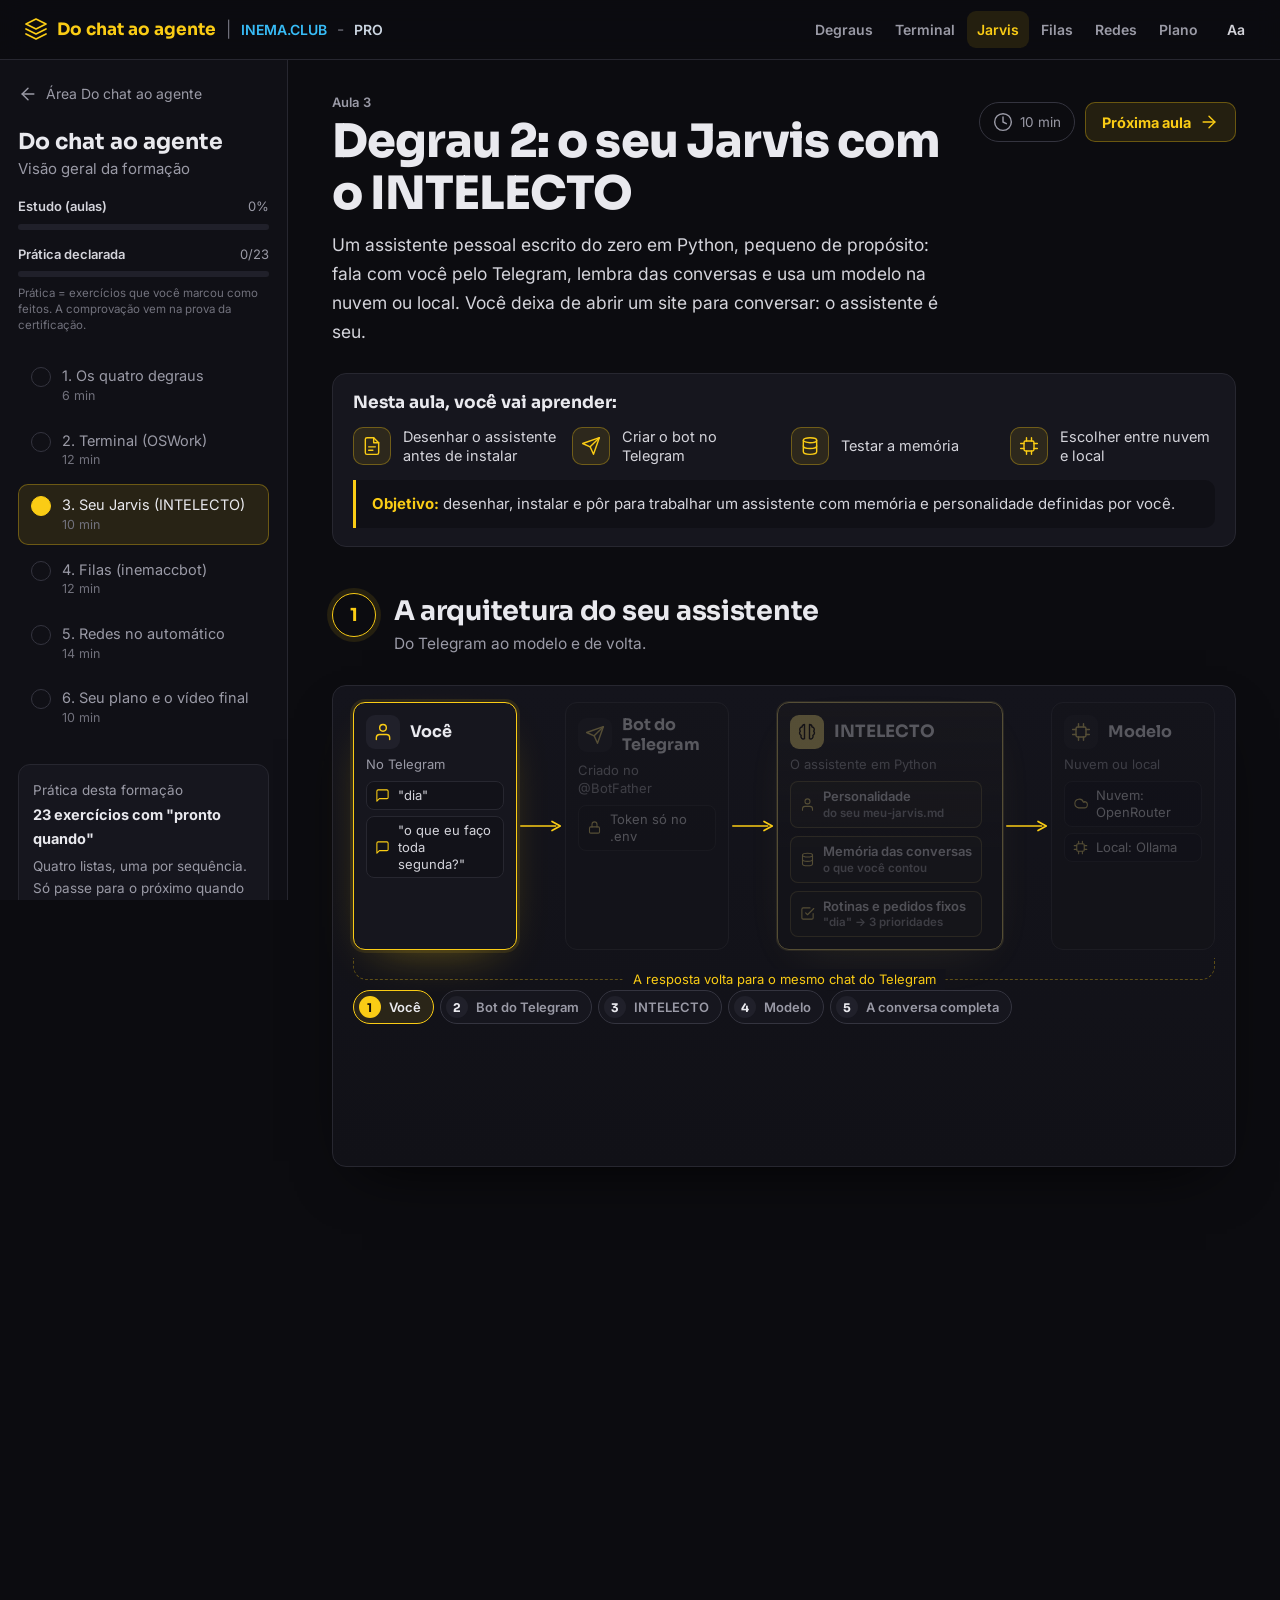
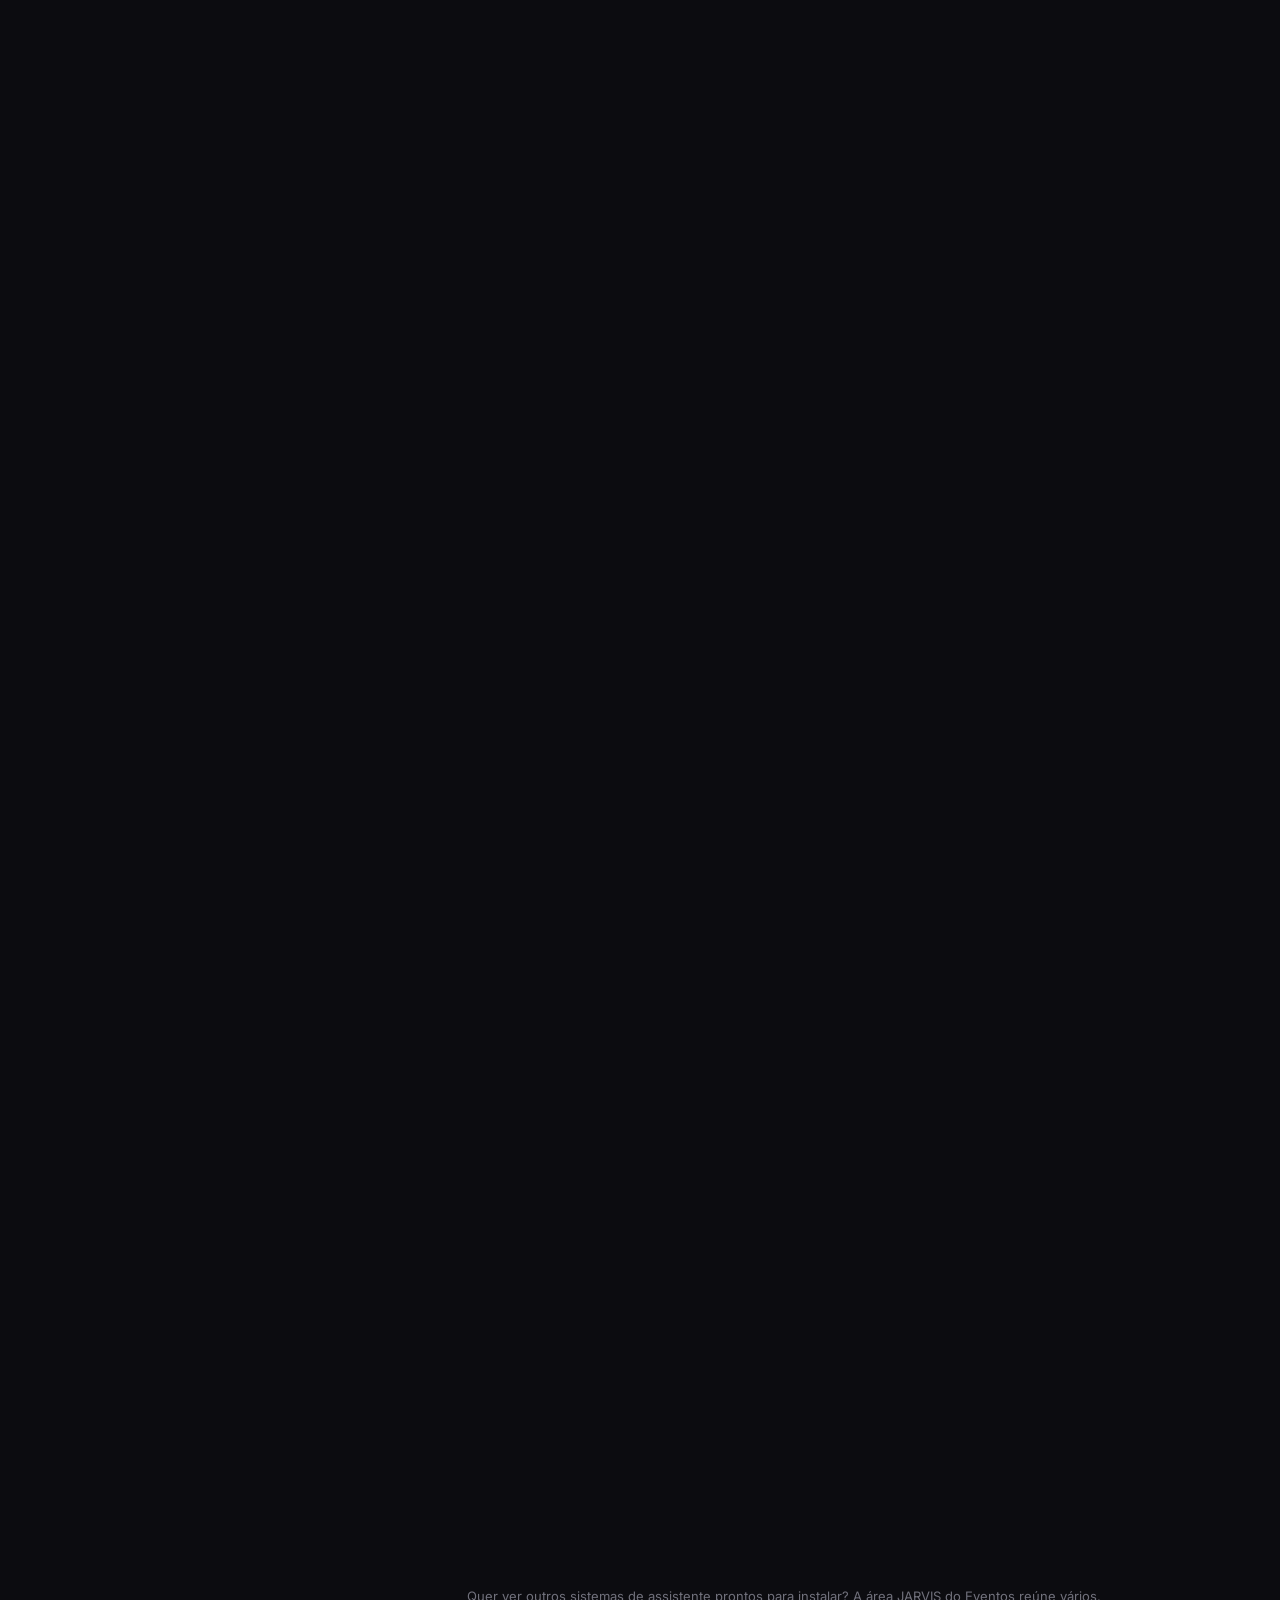
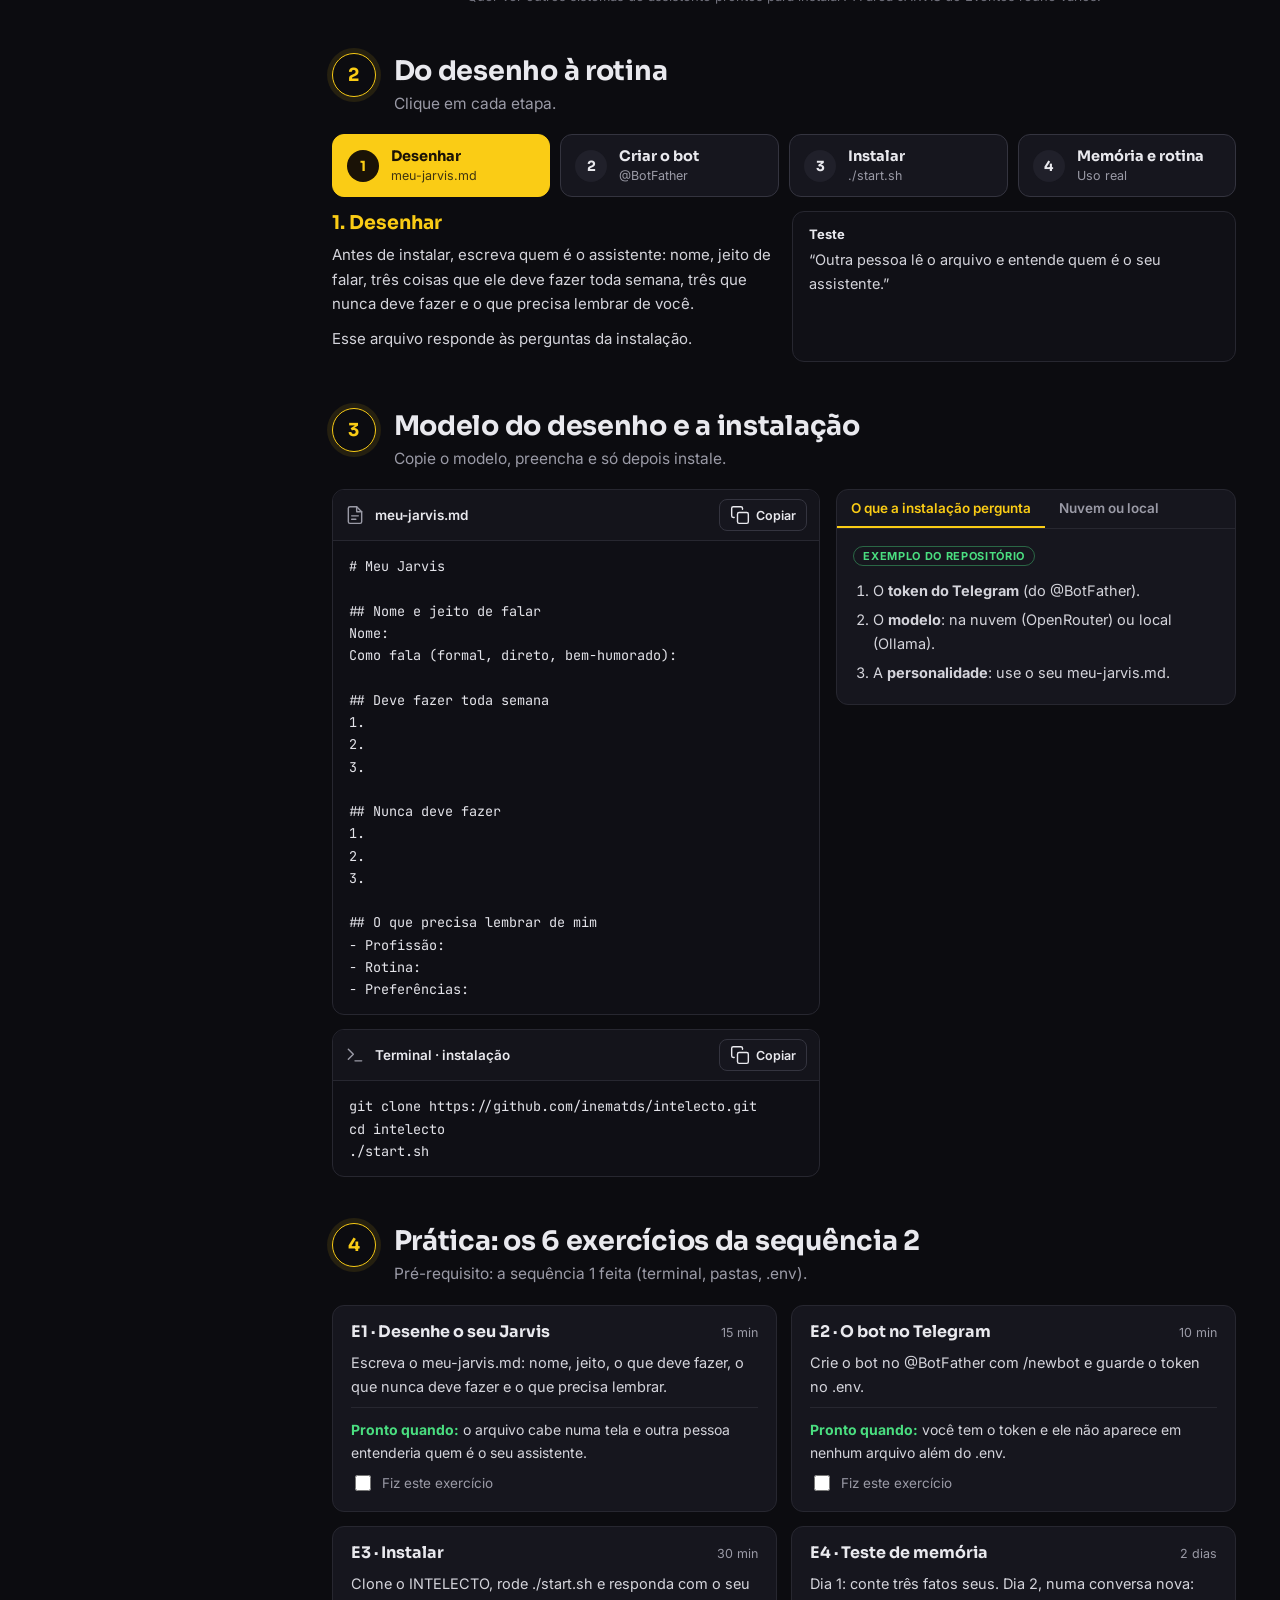
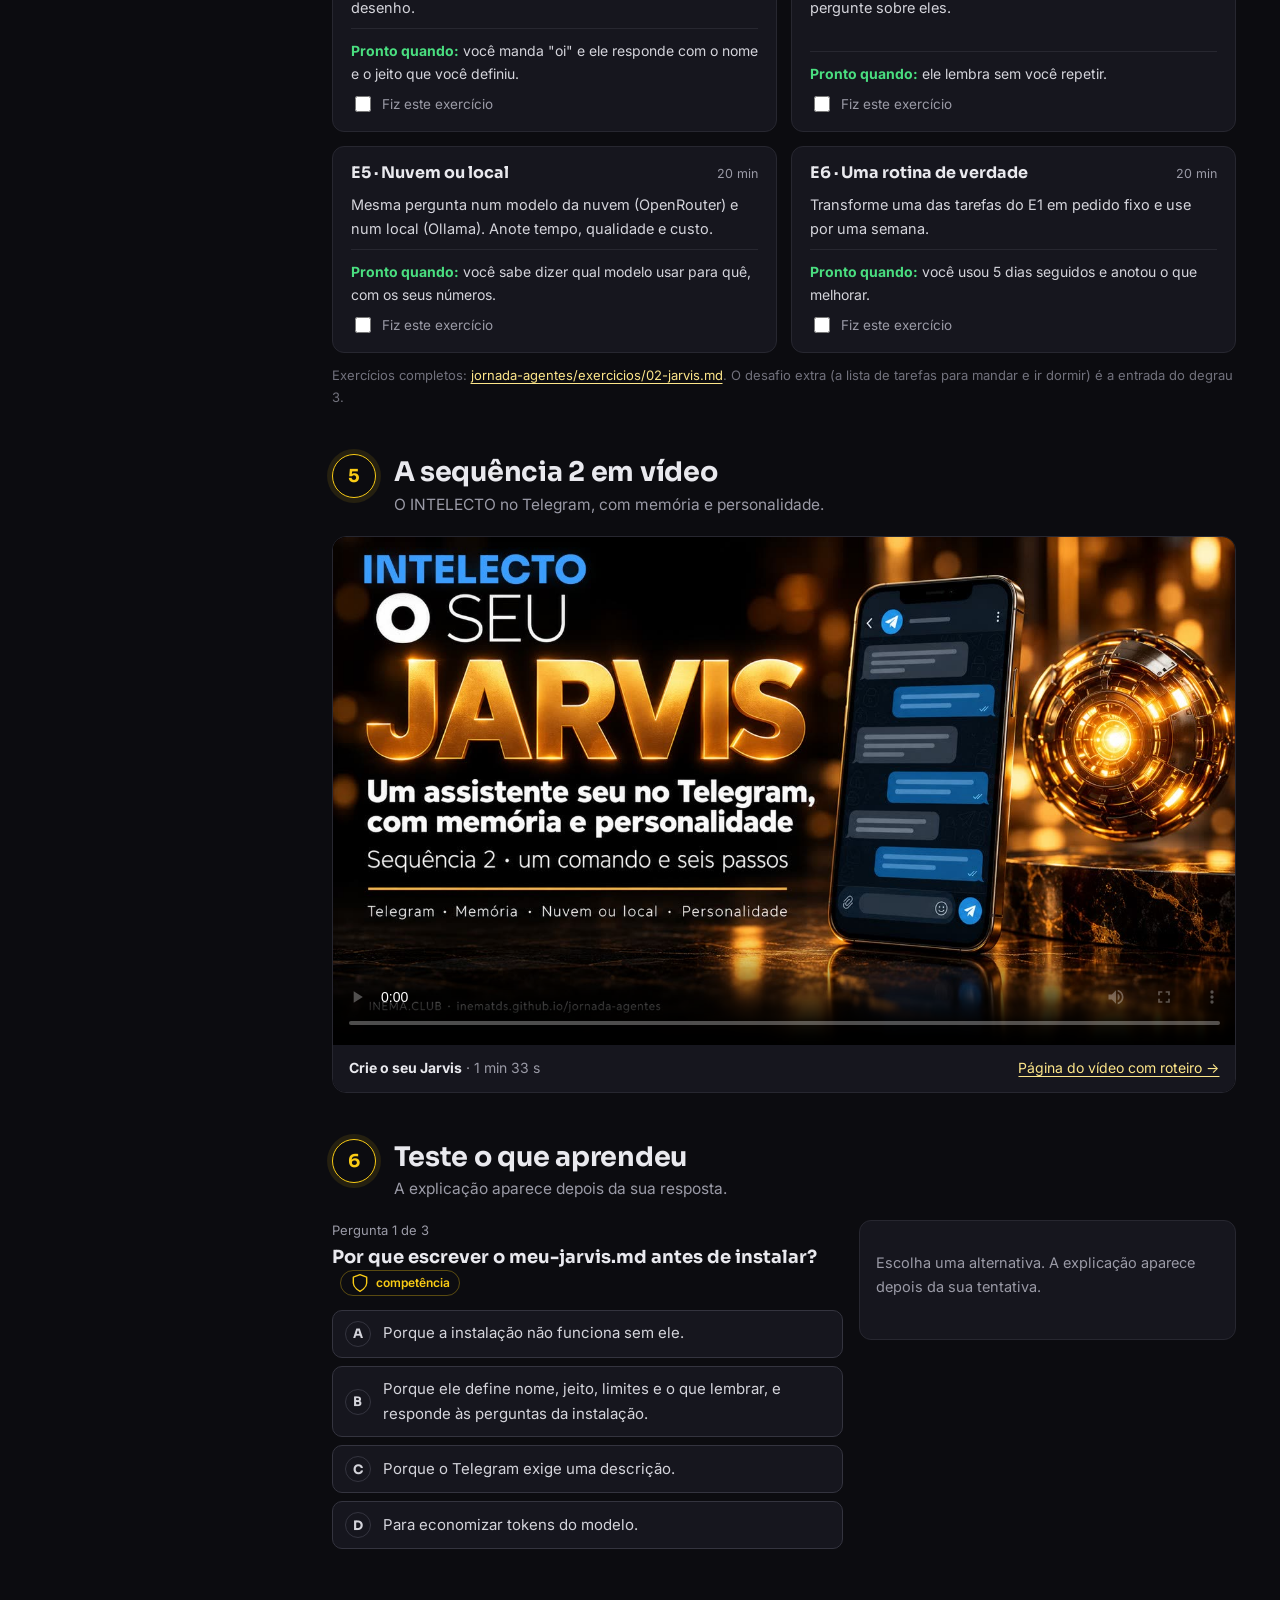
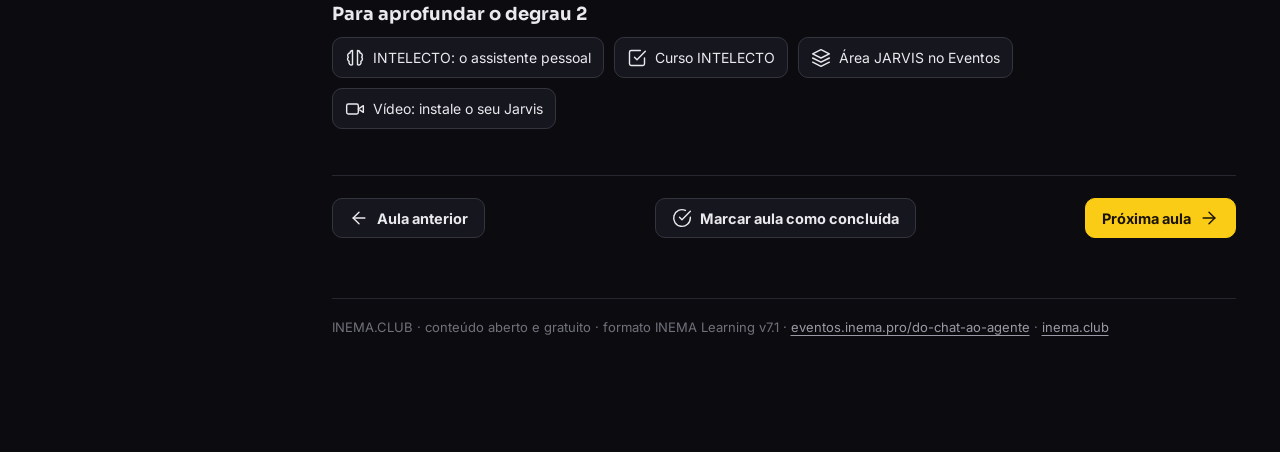
<file: aulas/jarvis/index.html>
<!DOCTYPE html>
<html lang="pt-BR">
<head>
<meta charset="utf-8"/>
<meta name="viewport" content="width=device-width, initial-scale=1"/>
<title>Degrau 2: o seu Jarvis com o INTELECTO · Do chat ao agente · INEMA</title>
<meta name="description" content="Um assistente pessoal escrito do zero em Python, pequeno de propósito: fala com você pelo Telegram, lembra das conversas e usa um modelo na nuvem ou local. Você deixa de abrir um site para conversar: o assistente é seu."/>
<meta property="og:title" content="Degrau 2: o seu Jarvis com o INTELECTO · Do chat ao agente · INEMA"/>
<meta property="og:description" content="Um assistente pessoal escrito do zero em Python, pequeno de propósito: fala com você pelo Telegram, lembra das conversas e usa um modelo na nuvem ou local. Você deixa de abrir um site para conversar: o assistente é seu."/>
<meta property="og:image" content="https://inematds.github.io/do-chat-ao-agente-v71/assets/img/capa.jpg"/>
<meta name="theme-color" content="#0c0c10"/>
<link rel="icon" href="../../assets/img/favicon.svg" type="image/svg+xml"/>
<link rel="canonical" href="https://inematds.github.io/do-chat-ao-agente-v71/aulas/jarvis/"/>
<link rel="preconnect" href="https://fonts.googleapis.com"/><link rel="preconnect" href="https://fonts.gstatic.com" crossorigin/>
<link href="https://fonts.googleapis.com/css2?family=Inter:wght@400;500;600;700&family=JetBrains+Mono:wght@400;600&family=Sora:wght@600;700;800&display=swap" rel="stylesheet"/>
<link rel="stylesheet" href="../../assets/v71.css"/>
<script>try{if(JSON.parse(localStorage.getItem("do-chat-ao-agente-v71:tema"))==="papel")document.documentElement.setAttribute("data-tema","papel")}catch(e){}</script>
</head><body data-curso="do-chat-ao-agente-v71" data-aula="jarvis" data-total="6" data-total-ex="23"><a class="skip" href="#conteudo">Pular para o conteúdo</a><header class="topo"><div class="esq"><button type="button" class="menu-btn" aria-expanded="false" aria-controls="lado"><svg class="ico" viewBox="0 0 24 24" aria-hidden="true"><line x1="3" y1="6" x2="21" y2="6"/><line x1="3" y1="12" x2="21" y2="12"/><line x1="3" y1="18" x2="21" y2="18"/></svg><span class="sr">Aulas</span></button><a class="marca" href="../../index.html"><svg class="ico" viewBox="0 0 24 24" aria-hidden="true"><polygon points="12 2 2 7 12 12 22 7 12 2"/><polyline points="2 17 12 22 22 17"/><polyline points="2 12 12 17 22 12"/></svg><span>Do chat ao agente</span></a><span class="sep">|</span><a class="club" href="https://inema.club" target="_blank" rel="noopener">INEMA.CLUB</a><span class="tr">-</span><a class="pro" href="https://inema.pro" target="_blank" rel="noopener">PRO</a></div><nav class="dir" aria-label="Aulas"><a href="../../aulas/visao-geral/index.html" class="tlink" title="Do chat ao agente: os quatro degraus"><span class="curto">A1</span><span class="longo">Degraus</span></a><a href="../../aulas/terminal/index.html" class="tlink" title="Degrau 1: do chat para o terminal (OSWork)"><span class="curto">A2</span><span class="longo">Terminal</span></a><a href="../../aulas/jarvis/index.html" class="tlink on" aria-current="page" title="Degrau 2: o seu Jarvis com o INTELECTO"><span class="curto">A3</span><span class="longo">Jarvis</span></a><a href="../../aulas/filas/index.html" class="tlink" title="Degrau 3: filas — dez tarefas e vá dormir"><span class="curto">A4</span><span class="longo">Filas</span></a><a href="../../aulas/redes/index.html" class="tlink" title="Degrau 4: redes no automático, com fonte na tela"><span class="curto">A5</span><span class="longo">Redes</span></a><a href="../../aulas/plano/index.html" class="tlink" title="Seu plano: um degrau de cada vez"><span class="curto">A6</span><span class="longo">Plano</span></a><div class="aa"><button type="button" class="aa-btn" aria-expanded="false" aria-controls="aparencia" title="Aparência">Aa</button><div class="aa-pop" id="aparencia" hidden><p>Tema</p><div class="aa-seg"><button type="button" data-tema="escuro">Escuro</button><button type="button" data-tema="papel">Papel claro</button></div><p style="margin-top:12px">Tamanho do texto</p><div class="aa-seg"><button type="button" data-escala="0.9">A−</button><button type="button" data-escala="1">A</button><button type="button" data-escala="1.12">A+</button></div></div></div></nav></header><div class="casca"><aside class="lado" id="lado" aria-label="Aulas"><a class="voltar" href="https://eventos.inema.pro/do-chat-ao-agente/"><svg class="ico" viewBox="0 0 24 24" aria-hidden="true"><line x1="19" y1="12" x2="5" y2="12"/><polyline points="12 19 5 12 12 5"/></svg>Área Do chat ao agente</a><p class="curso-nome">Do chat ao agente</p><p class="curso-sub">Visão geral da formação</p><div class="ind"><span class="ind-rot">Estudo (aulas)</span><span class="prog-txt"><span data-pct>0</span>%</span></div><div class="prog" aria-hidden="true"><i></i></div><div class="ind"><span class="ind-rot">Prática declarada</span><span class="prog-txt"><span data-prat>0</span>/23</span></div><div class="prog pratica" aria-hidden="true"><i></i></div><p class="ind-nota">Prática = exercícios que você marcou como feitos. A comprovação vem na prova da certificação.</p><ol class="lista-aulas"><li><a href="../../aulas/visao-geral/index.html" data-slug="visao-geral" class=""><span class="st" aria-hidden="true"></span><span>1. Os quatro degraus<small>6 min</small></span></a></li><li><a href="../../aulas/terminal/index.html" data-slug="terminal" class=""><span class="st" aria-hidden="true"></span><span>2. Terminal (OSWork)<small>12 min</small></span></a></li><li><a href="../../aulas/jarvis/index.html" data-slug="jarvis" class="atual" aria-current="page"><span class="st" aria-hidden="true"></span><span>3. Seu Jarvis (INTELECTO)<small>10 min</small></span></a></li><li><a href="../../aulas/filas/index.html" data-slug="filas" class=""><span class="st" aria-hidden="true"></span><span>4. Filas (inemaccbot)<small>12 min</small></span></a></li><li><a href="../../aulas/redes/index.html" data-slug="redes" class=""><span class="st" aria-hidden="true"></span><span>5. Redes no automático<small>14 min</small></span></a></li><li><a href="../../aulas/plano/index.html" data-slug="plano" class=""><span class="st" aria-hidden="true"></span><span>6. Seu plano e o vídeo final<small>10 min</small></span></a></li></ol><div class="lado-card">Prática desta formação<b>23 exercícios com "pronto quando"</b>Quatro listas, uma por sequência. Só passe para o próximo quando ele for verdade.<br/><a href="https://inematds.github.io/jornada-agentes/guia/" target="_blank" rel="noopener">Abrir os exercícios →</a></div></aside><main class="principal" id="conteudo"><div class="miolo" data-competencias="desenhar-assistente;configurar-bot-telegram;escolher-modelo-nuvem-local;criar-rotina"><div class="aula-topo"><div><p class="kicker">Aula 3</p><h1>Degrau 2: o seu Jarvis com o INTELECTO</h1><p class="lead">Um assistente pessoal escrito do zero em Python, pequeno de propósito: fala com você pelo Telegram, lembra das conversas e usa um modelo na nuvem ou local. Você deixa de abrir um site para conversar: o assistente é seu.</p></div><div class="acoes-topo"><span class="pill"><svg class="ico" viewBox="0 0 24 24" aria-hidden="true"><circle cx="12" cy="12" r="10"/><polyline points="12 6 12 12 16 14"/></svg>10 min</span><a class="btn" href="../../aulas/filas/index.html">Próxima aula <svg class="ico" viewBox="0 0 24 24" aria-hidden="true"><line x1="5" y1="12" x2="19" y2="12"/><polyline points="12 5 19 12 12 19"/></svg></a></div></div><div class="nesta"><h2>Nesta aula, você vai aprender:</h2><ul><li><span class="ic"><svg class="ico" viewBox="0 0 24 24" aria-hidden="true"><path d="M14 2H6a2 2 0 0 0-2 2v16a2 2 0 0 0 2 2h12a2 2 0 0 0 2-2V8z"/><polyline points="14 2 14 8 20 8"/><line x1="8" y1="13" x2="16" y2="13"/><line x1="8" y1="17" x2="13" y2="17"/></svg></span>Desenhar o assistente antes de instalar</li><li><span class="ic"><svg class="ico" viewBox="0 0 24 24" aria-hidden="true"><line x1="22" y1="2" x2="11" y2="13"/><polygon points="22 2 15 22 11 13 2 9 22 2"/></svg></span>Criar o bot no Telegram</li><li><span class="ic"><svg class="ico" viewBox="0 0 24 24" aria-hidden="true"><ellipse cx="12" cy="5" rx="8" ry="3"/><path d="M4 5v14c0 1.7 3.6 3 8 3s8-1.3 8-3V5"/><path d="M4 12c0 1.7 3.6 3 8 3s8-1.3 8-3"/></svg></span>Testar a memória</li><li><span class="ic"><svg class="ico" viewBox="0 0 24 24" aria-hidden="true"><rect x="6" y="6" width="12" height="12" rx="2"/><path d="M9 2v4M15 2v4M9 18v4M15 18v4M2 9h4M2 15h4M18 9h4M18 15h4"/></svg></span>Escolher entre nuvem e local</li></ul><p class="objetivo"><b>Objetivo:</b> desenhar, instalar e pôr para trabalhar um assistente com memória e personalidade definidas por você.</p></div><section class="secao" id="s1"><div class="sec-cab"><span class="num" aria-hidden="true">1</span><div><h2>A arquitetura do seu assistente</h2><p>Do Telegram ao modelo e de volta.</p></div></div><div class="scrolly dg-bloco"><div class="sc-fig"><div class="painel"><div class="dg fluxo"><button type="button" class="dg-no" aria-pressed="false"><span class="cab"><span class="ic"><svg class="ico" viewBox="0 0 24 24" aria-hidden="true"><path d="M20 21v-2a4 4 0 0 0-4-4H8a4 4 0 0 0-4 4v2"/><circle cx="12" cy="7" r="4"/></svg></span>Você</span><span class="sub">No Telegram</span><ul><li><svg class="ico" viewBox="0 0 24 24" aria-hidden="true"><path d="M21 15a2 2 0 0 1-2 2H7l-4 4V5a2 2 0 0 1 2-2h14a2 2 0 0 1 2 2z"/></svg><span>"dia"</span></li><li><svg class="ico" viewBox="0 0 24 24" aria-hidden="true"><path d="M21 15a2 2 0 0 1-2 2H7l-4 4V5a2 2 0 0 1 2-2h14a2 2 0 0 1 2 2z"/></svg><span>"o que eu faço toda segunda?"</span></li></ul><template><b>Você.</b> Você conversa pelo Telegram, no celular ou no computador, como com qualquer contato.</template></button><span class="dg-seta" aria-hidden="true"><svg viewBox="0 0 48 14"><line x1="2" y1="7" x2="40" y2="7"/><path d="M36 2 L45 7 L36 12"/></svg><i class="pulso"></i></span><button type="button" class="dg-no" aria-pressed="false"><span class="cab"><span class="ic"><svg class="ico" viewBox="0 0 24 24" aria-hidden="true"><line x1="22" y1="2" x2="11" y2="13"/><polygon points="22 2 15 22 11 13 2 9 22 2"/></svg></span>Bot do Telegram</span><span class="sub">Criado no @BotFather</span><ul><li><svg class="ico" viewBox="0 0 24 24" aria-hidden="true"><rect x="4" y="11" width="16" height="10" rx="2"/><path d="M8 11V7a4 4 0 0 1 8 0v4"/></svg><span>Token só no .env</span></li></ul><template><b>Bot do Telegram.</b> O bot é a porta de entrada. Você o cria no @BotFather com /newbot e guarda o token apenas no .env, como aprendeu no degrau 1.</template></button><span class="dg-seta" aria-hidden="true"><svg viewBox="0 0 48 14"><line x1="2" y1="7" x2="40" y2="7"/><path d="M36 2 L45 7 L36 12"/></svg><i class="pulso"></i></span><button type="button" class="dg-no forte" aria-pressed="false"><span class="cab"><span class="ic"><svg class="ico" viewBox="0 0 24 24" aria-hidden="true"><path d="M9 3a3 3 0 0 0-3 3 3 3 0 0 0-2 5 3 3 0 0 0 1 5 3 3 0 0 0 4 4V3z"/><path d="M15 3a3 3 0 0 1 3 3 3 3 0 0 1 2 5 3 3 0 0 1-1 5 3 3 0 0 1-4 4V3z"/></svg></span>INTELECTO</span><span class="sub">O assistente em Python</span><ul><li><svg class="ico" viewBox="0 0 24 24" aria-hidden="true"><path d="M20 21v-2a4 4 0 0 0-4-4H8a4 4 0 0 0-4 4v2"/><circle cx="12" cy="7" r="4"/></svg><span>Personalidade<small>do seu meu-jarvis.md</small></span></li><li><svg class="ico" viewBox="0 0 24 24" aria-hidden="true"><ellipse cx="12" cy="5" rx="8" ry="3"/><path d="M4 5v14c0 1.7 3.6 3 8 3s8-1.3 8-3V5"/><path d="M4 12c0 1.7 3.6 3 8 3s8-1.3 8-3"/></svg><span>Memória das conversas<small>o que você contou</small></span></li><li><svg class="ico" viewBox="0 0 24 24" aria-hidden="true"><path d="M9 11l3 3L22 4"/><path d="M21 12v7a2 2 0 0 1-2 2H5a2 2 0 0 1-2-2V5a2 2 0 0 1 2-2h11"/></svg><span>Rotinas e pedidos fixos<small>"dia" → 3 prioridades</small></span></li></ul><template><b>INTELECTO.</b> O INTELECTO recebe a mensagem, junta a personalidade e o que lembra de você e monta o pedido ao modelo. É pequeno de propósito, para você entender e mudar.</template></button><span class="dg-seta" aria-hidden="true"><svg viewBox="0 0 48 14"><line x1="2" y1="7" x2="40" y2="7"/><path d="M36 2 L45 7 L36 12"/></svg><i class="pulso"></i></span><button type="button" class="dg-no" aria-pressed="false"><span class="cab"><span class="ic"><svg class="ico" viewBox="0 0 24 24" aria-hidden="true"><rect x="6" y="6" width="12" height="12" rx="2"/><path d="M9 2v4M15 2v4M9 18v4M15 18v4M2 9h4M2 15h4M18 9h4M18 15h4"/></svg></span>Modelo</span><span class="sub">Nuvem ou local</span><ul><li><svg class="ico" viewBox="0 0 24 24" aria-hidden="true"><path d="M18 10h-1.3A7 7 0 1 0 9 19h9a5 5 0 0 0 0-10z"/></svg><span>Nuvem: OpenRouter</span></li><li><svg class="ico" viewBox="0 0 24 24" aria-hidden="true"><rect x="6" y="6" width="12" height="12" rx="2"/><path d="M9 2v4M15 2v4M9 18v4M15 18v4M2 9h4M2 15h4M18 9h4M18 15h4"/></svg><span>Local: Ollama</span></li></ul><template><b>Modelo.</b> O modelo gera a resposta. Na nuvem (OpenRouter) é mais forte e tem custo por uso; local (Ollama) roda no seu computador, se ele aguentar.</template></button></div><div class="dg-volta" aria-hidden="true"><span>A resposta volta para o mesmo chat do Telegram</span></div><nav class="sc-nav" aria-label="Etapas"><button type="button" class="sc-ir" data-ir="0" title="Você"><b>1</b><span>Você</span></button><button type="button" class="sc-ir" data-ir="1" title="Bot do Telegram"><b>2</b><span>Bot do Telegram</span></button><button type="button" class="sc-ir" data-ir="2" title="INTELECTO"><b>3</b><span>INTELECTO</span></button><button type="button" class="sc-ir" data-ir="3" title="Modelo"><b>4</b><span>Modelo</span></button><button type="button" class="sc-ir" data-ir="4" title="A conversa completa"><b>5</b><span>A conversa completa</span></button></nav><div class="sc-cap" aria-hidden="true"><span class="sc-n">1/5</span><h3>Você</h3><p>Você conversa pelo Telegram, no celular ou no computador, como com qualquer contato.</p></div><p class="sc-dica"><svg class="ico" viewBox="0 0 24 24" aria-hidden="true"><line x1="5" y1="12" x2="19" y2="12"/><polyline points="12 5 19 12 12 19"/></svg>Role a página: cada etapa abaixo acende a sua parte do diagrama.</p></div></div><ol class="sc-passos"><li class="sc-passo" data-foco="0"><span class="sc-n">1/5</span><h3>Você</h3><p>Você conversa pelo Telegram, no celular ou no computador, como com qualquer contato.</p></li><li class="sc-passo" data-foco="1"><span class="sc-n">2/5</span><h3>Bot do Telegram</h3><p>O bot é a porta de entrada. Você o cria no @BotFather com /newbot e guarda o token apenas no .env, como aprendeu no degrau 1.</p></li><li class="sc-passo" data-foco="2"><span class="sc-n">3/5</span><h3>INTELECTO</h3><p>O INTELECTO recebe a mensagem, junta a personalidade e o que lembra de você e monta o pedido ao modelo. É pequeno de propósito, para você entender e mudar.</p></li><li class="sc-passo" data-foco="3"><span class="sc-n">4/5</span><h3>Modelo</h3><p>O modelo gera a resposta. Na nuvem (OpenRouter) é mais forte e tem custo por uso; local (Ollama) roda no seu computador, se ele aguentar.</p></li><li class="sc-passo" data-foco="0,1,2,3"><span class="sc-n">5/5</span><h3>A conversa completa</h3><p>Você escreve no Telegram, o INTELECTO junta personalidade e memória, o modelo responde e a resposta volta para o mesmo chat. Tudo seu, com o token guardado no .env.</p></li></ol><p class="dg-legenda">Quer ver outros sistemas de assistente prontos para instalar? A área JARVIS do Eventos reúne vários.</p></div></section><section class="secao" id="s2"><div class="sec-cab"><span class="num" aria-hidden="true">2</span><div><h2>Do desenho à rotina</h2><p>Clique em cada etapa.</p></div></div><div class="passos"><div class="passos-tabs" role="tablist" style="--n:4"><button type="button" class="ptab" role="tab" data-alvo="p0" aria-selected="true"><span class="pn">1</span><span><b>Desenhar</b><small>meu-jarvis.md</small></span></button><button type="button" class="ptab" role="tab" data-alvo="p1" aria-selected="false"><span class="pn">2</span><span><b>Criar o bot</b><small>@BotFather</small></span></button><button type="button" class="ptab" role="tab" data-alvo="p2" aria-selected="false"><span class="pn">3</span><span><b>Instalar</b><small>./start.sh</small></span></button><button type="button" class="ptab" role="tab" data-alvo="p3" aria-selected="false"><span class="pn">4</span><span><b>Memória e rotina</b><small>Uso real</small></span></button></div><div class="pcorpo" data-painel="p0"><div><h3>1. Desenhar</h3><p>Antes de instalar, escreva quem é o assistente: nome, jeito de falar, três coisas que ele deve fazer toda semana, três que nunca deve fazer e o que precisa lembrar de você.</p><p>Esse arquivo responde às perguntas da instalação.</p></div><div class="ex"><span class="rot">Teste</span><q>Outra pessoa lê o arquivo e entende quem é o seu assistente.</q></div></div><div class="pcorpo" data-painel="p1" hidden><div><h3>2. Criar o bot</h3><p>No Telegram, abra o @BotFather, mande /newbot e escolha nome e @usuário.</p><p>Guarde o token só no .env.</p></div><div class="ex"><span class="rot">Regra do degrau 1</span><q>O token não aparece em nenhum arquivo além do .env.</q></div></div><div class="pcorpo" data-painel="p2" hidden><div><h3>3. Instalar</h3><p>Clone o repositório e rode <code>./start.sh</code>. A configuração guiada pede o token, o modelo e a personalidade.</p><p>Use as respostas do seu meu-jarvis.md.</p></div><div class="ex"><span class="rot">Pronto quando</span><q>Você manda "oi" e ele responde com o nome e o jeito que você definiu.</q></div></div><div class="pcorpo" data-painel="p3" hidden><div><h3>4. Memória e rotina</h3><p>Conte três fatos seus num dia e pergunte no dia seguinte, numa conversa nova.</p><p>Depois transforme uma tarefa da semana em pedido fixo e use cinco dias seguidos.</p></div><div class="ex"><span class="rot">Pedido fixo</span><q>Toda manhã, quando eu mandar "dia", liste as minhas três prioridades a partir do que eu te contei ontem.</q></div></div></div></section><section class="secao" id="s3"><div class="sec-cab"><span class="num" aria-hidden="true">3</span><div><h2>Modelo do desenho e a instalação</h2><p>Copie o modelo, preencha e só depois instale.</p></div></div><div class="cods"><div><div class="cod"><div class="cod-cab"><svg class="ico" viewBox="0 0 24 24" aria-hidden="true"><path d="M14 2H6a2 2 0 0 0-2 2v16a2 2 0 0 0 2 2h12a2 2 0 0 0 2-2V8z"/><polyline points="14 2 14 8 20 8"/><line x1="8" y1="13" x2="16" y2="13"/><line x1="8" y1="17" x2="13" y2="17"/></svg><b>meu-jarvis.md</b><button type="button" class="copiar" data-rot="Copiar" data-ok="Copiado"><svg class="ico" viewBox="0 0 24 24" aria-hidden="true"><rect x="9" y="9" width="13" height="13" rx="2"/><path d="M5 15H4a2 2 0 0 1-2-2V4a2 2 0 0 1 2-2h9a2 2 0 0 1 2 2v1"/></svg><span>Copiar</span></button></div><pre># Meu Jarvis

## Nome e jeito de falar
Nome:
Como fala (formal, direto, bem-humorado):

## Deve fazer toda semana
1.
2.
3.

## Nunca deve fazer
1.
2.
3.

## O que precisa lembrar de mim
- Profissão:
- Rotina:
- Preferências:</pre></div><div class="cod"><div class="cod-cab"><svg class="ico" viewBox="0 0 24 24" aria-hidden="true"><polyline points="4 17 10 11 4 5"/><line x1="12" y1="19" x2="20" y2="19"/></svg><b>Terminal · instalação</b><button type="button" class="copiar" data-rot="Copiar" data-ok="Copiado"><svg class="ico" viewBox="0 0 24 24" aria-hidden="true"><rect x="9" y="9" width="13" height="13" rx="2"/><path d="M5 15H4a2 2 0 0 1-2-2V4a2 2 0 0 1 2-2h9a2 2 0 0 1 2 2v1"/></svg><span>Copiar</span></button></div><pre>git clone https://github.com/inematds/intelecto.git
cd intelecto
./start.sh</pre></div></div><div class="saida"><div class="saida-tabs" role="tablist"><button type="button" data-alvo="s0" aria-selected="true">O que a instalação pergunta</button><button type="button" data-alvo="s1" aria-selected="false">Nuvem ou local</button></div><div class="saida-corpo" data-painel="s0"><span class="selo real">Exemplo do repositório</span><ol><li>O <b>token do Telegram</b> (do @BotFather).</li><li>O <b>modelo</b>: na nuvem (OpenRouter) ou local (Ollama).</li><li>A <b>personalidade</b>: use o seu meu-jarvis.md.</li></ol></div><div class="saida-corpo" data-painel="s1" hidden><p>Rode a mesma pergunta nos dois e anote numa tabela:</p><ul><li><b>Tempo de resposta</b></li><li><b>Qualidade</b> da resposta</li><li><b>Custo</b> por uso</li></ul><p>O objetivo é saber, com os seus números, qual modelo usar para quê.</p></div></div></div></section><section class="secao" id="s4"><div class="sec-cab"><span class="num" aria-hidden="true">4</span><div><h2>Prática: os 6 exercícios da sequência 2</h2><p>Pré-requisito: a sequência 1 feita (terminal, pastas, .env).</p></div></div><div class="exs"><article class="exc"><div class="t"><h3>E1 · Desenhe o seu Jarvis</h3><span class="min">15 min</span></div><p>Escreva o meu-jarvis.md: nome, jeito, o que deve fazer, o que nunca deve fazer e o que precisa lembrar.</p><p class="pronto"><b>Pronto quando:</b> o arquivo cabe numa tela e outra pessoa entenderia quem é o seu assistente.</p><label><input type="checkbox" data-id="jarvis-e1"/>Fiz este exercício</label></article><article class="exc"><div class="t"><h3>E2 · O bot no Telegram</h3><span class="min">10 min</span></div><p>Crie o bot no @BotFather com /newbot e guarde o token no .env.</p><p class="pronto"><b>Pronto quando:</b> você tem o token e ele não aparece em nenhum arquivo além do .env.</p><label><input type="checkbox" data-id="jarvis-e2"/>Fiz este exercício</label></article><article class="exc"><div class="t"><h3>E3 · Instalar</h3><span class="min">30 min</span></div><p>Clone o INTELECTO, rode ./start.sh e responda com o seu desenho.</p><p class="pronto"><b>Pronto quando:</b> você manda "oi" e ele responde com o nome e o jeito que você definiu.</p><label><input type="checkbox" data-id="jarvis-e3"/>Fiz este exercício</label></article><article class="exc"><div class="t"><h3>E4 · Teste de memória</h3><span class="min">2 dias</span></div><p>Dia 1: conte três fatos seus. Dia 2, numa conversa nova: pergunte sobre eles.</p><p class="pronto"><b>Pronto quando:</b> ele lembra sem você repetir.</p><label><input type="checkbox" data-id="jarvis-e4"/>Fiz este exercício</label></article><article class="exc"><div class="t"><h3>E5 · Nuvem ou local</h3><span class="min">20 min</span></div><p>Mesma pergunta num modelo da nuvem (OpenRouter) e num local (Ollama). Anote tempo, qualidade e custo.</p><p class="pronto"><b>Pronto quando:</b> você sabe dizer qual modelo usar para quê, com os seus números.</p><label><input type="checkbox" data-id="jarvis-e5"/>Fiz este exercício</label></article><article class="exc"><div class="t"><h3>E6 · Uma rotina de verdade</h3><span class="min">20 min</span></div><p>Transforme uma das tarefas do E1 em pedido fixo e use por uma semana.</p><p class="pronto"><b>Pronto quando:</b> você usou 5 dias seguidos e anotou o que melhorar.</p><label><input type="checkbox" data-id="jarvis-e6"/>Fiz este exercício</label></article></div><p class="dg-legenda">Exercícios completos: <a href="https://github.com/inematds/jornada-agentes/blob/main/exercicios/02-jarvis.md" target="_blank" rel="noopener">jornada-agentes/exercicios/02-jarvis.md</a>. O desafio extra (a lista de tarefas para mandar e ir dormir) é a entrada do degrau 3.</p></section><section class="secao" id="s5"><div class="sec-cab"><span class="num" aria-hidden="true">5</span><div><h2>A sequência 2 em vídeo</h2><p>O INTELECTO no Telegram, com memória e personalidade.</p></div></div><div class="video"><video controls preload="metadata" playsinline poster="../../assets/img/seq2-jarvis.jpg"><source src="https://github.com/inematds/jornada-agentes/releases/download/video-v2.0.0/jornada-seq2-jarvis-16x9.mp4" type="video/mp4"/><track kind="subtitles" srclang="pt" label="Português" src="../../assets/vtt/seq2-jarvis.vtt" default/></video><div class="video-leg"><span><b>Crie o seu Jarvis</b> · 1 min 33 s</span><a href="https://inematds.github.io/jornada-agentes/serie/seq2-jarvis/" target="_blank" rel="noopener">Página do vídeo com roteiro →</a></div></div></section><section class="secao" id="s6"><div class="sec-cab"><span class="num" aria-hidden="true">6</span><div><h2>Teste o que aprendeu</h2><p>A explicação aparece depois da sua resposta.</p></div></div><div class="quiz"><div><div class="q-item"><p class="q-cont">Pergunta 1 de 3</p><p class="q-p">Por que escrever o meu-jarvis.md antes de instalar?<span class="cert-tag"><svg class="ico" viewBox="0 0 24 24" aria-hidden="true"><path d="M12 22s8-4 8-10V5l-8-3-8 3v7c0 6 8 10 8 10z"/></svg>competência</span></p><div class="q-ops"><button type="button" class="q-op" data-certa="0"><span class="l">A</span>Porque a instalação não funciona sem ele.</button><button type="button" class="q-op" data-certa="1"><span class="l">B</span>Porque ele define nome, jeito, limites e o que lembrar, e responde às perguntas da instalação.</button><button type="button" class="q-op" data-certa="0"><span class="l">C</span>Porque o Telegram exige uma descrição.</button><button type="button" class="q-op" data-certa="0"><span class="l">D</span>Para economizar tokens do modelo.</button></div><template class="ok"><div class="r ok"><svg class="ico" viewBox="0 0 24 24" aria-hidden="true"><path d="M22 11.1V12a10 10 0 1 1-5.9-9.1"/><polyline points="22 4 12 14 9 11"/></svg>Correto</div>O desenho vem antes: com nome, jeito, o que fazer e o que nunca fazer escritos, você responde à configuração guiada sem improvisar e tem como avaliar se o assistente está certo.</template><template class="no"><div class="r no"><svg class="ico" viewBox="0 0 24 24" aria-hidden="true"><circle cx="12" cy="12" r="10"/><line x1="15" y1="9" x2="9" y2="15"/><line x1="9" y1="9" x2="15" y2="15"/></svg>Não é essa</div>O desenho vem antes: com nome, jeito, o que fazer e o que nunca fazer escritos, você responde à configuração guiada sem improvisar e tem como avaliar se o assistente está certo.<a class="q-ref" href="#s2"><svg class="ico" viewBox="0 0 24 24" aria-hidden="true"><line x1="5" y1="12" x2="19" y2="12"/><polyline points="12 5 19 12 12 19"/></svg>Rever: Do desenho à rotina</a></template></div><div class="q-item" hidden><p class="q-cont">Pergunta 2 de 3</p><p class="q-p">O assistente não lembrou o que você contou ontem. Qual o primeiro passo?</p><div class="q-ops"><button type="button" class="q-op" data-certa="0"><span class="l">A</span>Trocar de modelo.</button><button type="button" class="q-op" data-certa="0"><span class="l">B</span>Desinstalar e instalar de novo.</button><button type="button" class="q-op" data-certa="1"><span class="l">C</span>Ver no curso como a memória é guardada e ajustar.</button><button type="button" class="q-op" data-certa="0"><span class="l">D</span>Repetir os fatos todo dia.</button></div><template class="ok"><div class="r ok"><svg class="ico" viewBox="0 0 24 24" aria-hidden="true"><path d="M22 11.1V12a10 10 0 1 1-5.9-9.1"/><polyline points="22 4 12 14 9 11"/></svg>Correto</div>O exercício E4 diz exatamente isso: se não lembrar, veja no curso do INTELECTO como a memória é guardada e ajuste.</template><template class="no"><div class="r no"><svg class="ico" viewBox="0 0 24 24" aria-hidden="true"><circle cx="12" cy="12" r="10"/><line x1="15" y1="9" x2="9" y2="15"/><line x1="9" y1="9" x2="15" y2="15"/></svg>Não é essa</div>O exercício E4 diz exatamente isso: se não lembrar, veja no curso do INTELECTO como a memória é guardada e ajuste.<a class="q-ref" href="#s2"><svg class="ico" viewBox="0 0 24 24" aria-hidden="true"><line x1="5" y1="12" x2="19" y2="12"/><polyline points="12 5 19 12 12 19"/></svg>Rever: Do desenho à rotina</a></template></div><div class="q-item" hidden><p class="q-cont">Pergunta 3 de 3</p><p class="q-p">Quando faz sentido um modelo local (Ollama)?</p><div class="q-ops"><button type="button" class="q-op" data-certa="0"><span class="l">A</span>Sempre, porque é mais inteligente.</button><button type="button" class="q-op" data-certa="1"><span class="l">B</span>Quando o seu computador aguenta e os seus números de tempo, qualidade e custo mostram que vale.</button><button type="button" class="q-op" data-certa="0"><span class="l">C</span>Nunca, o Telegram não aceita.</button><button type="button" class="q-op" data-certa="0"><span class="l">D</span>Só para rotinas de madrugada.</button></div><template class="ok"><div class="r ok"><svg class="ico" viewBox="0 0 24 24" aria-hidden="true"><path d="M22 11.1V12a10 10 0 1 1-5.9-9.1"/><polyline points="22 4 12 14 9 11"/></svg>Correto</div>A escolha é medida: mesma pergunta nos dois, tabela com tempo, qualidade e custo, e decisão com os seus números.</template><template class="no"><div class="r no"><svg class="ico" viewBox="0 0 24 24" aria-hidden="true"><circle cx="12" cy="12" r="10"/><line x1="15" y1="9" x2="9" y2="15"/><line x1="9" y1="9" x2="15" y2="15"/></svg>Não é essa</div>A escolha é medida: mesma pergunta nos dois, tabela com tempo, qualidade e custo, e decisão com os seus números.<a class="q-ref" href="#s3"><svg class="ico" viewBox="0 0 24 24" aria-hidden="true"><line x1="5" y1="12" x2="19" y2="12"/><polyline points="12 5 19 12 12 19"/></svg>Rever: Modelo do desenho e a instalação</a></template></div><div class="q-nav"><button type="button" class="btn neutro q-revisar" hidden>Revisar as erradas</button><button type="button" class="btn neutro q-refazer" hidden>Refazer o teste</button><button type="button" class="btn cheio q-prox" hidden data-fim="Ver resultado">Próxima pergunta <svg class="ico" viewBox="0 0 24 24" aria-hidden="true"><line x1="5" y1="12" x2="19" y2="12"/><polyline points="12 5 19 12 12 19"/></svg></button></div></div><div class="q-fb" aria-live="polite"></div><template class="total"><div class="r ok"><svg class="ico" viewBox="0 0 24 24" aria-hidden="true"><path d="M22 11.1V12a10 10 0 1 1-5.9-9.1"/><polyline points="22 4 12 14 9 11"/></svg>Teste concluído</div>Você acertou {a} de {n}. Acertando todas, a aula é marcada como concluída.</template><template class="q-aguarda"><p class="aguarda">Escolha uma alternativa. A explicação aparece depois da sua tentativa.</p></template></div></section><section class="secao extra"><h2 class="extra-t">Para aprofundar o degrau 2</h2><div class="links"><a href="https://inematds.github.io/intelecto/" target="_blank" rel="noopener"><svg class="ico" viewBox="0 0 24 24" aria-hidden="true"><path d="M9 3a3 3 0 0 0-3 3 3 3 0 0 0-2 5 3 3 0 0 0 1 5 3 3 0 0 0 4 4V3z"/><path d="M15 3a3 3 0 0 1 3 3 3 3 0 0 1 2 5 3 3 0 0 1-1 5 3 3 0 0 1-4 4V3z"/></svg>INTELECTO: o assistente pessoal</a><a href="https://inematds.github.io/intelecto-curso/" target="_blank" rel="noopener"><svg class="ico" viewBox="0 0 24 24" aria-hidden="true"><path d="M9 11l3 3L22 4"/><path d="M21 12v7a2 2 0 0 1-2 2H5a2 2 0 0 1-2-2V5a2 2 0 0 1 2-2h11"/></svg>Curso INTELECTO</a><a href="https://eventos.inema.pro/jarvis/" target="_blank" rel="noopener"><svg class="ico" viewBox="0 0 24 24" aria-hidden="true"><polygon points="12 2 2 7 12 12 22 7 12 2"/><polyline points="2 17 12 22 22 17"/><polyline points="2 12 12 17 22 12"/></svg>Área JARVIS no Eventos</a><a href="https://inematds.github.io/intelecto-instalacao/videos/" target="_blank" rel="noopener"><svg class="ico" viewBox="0 0 24 24" aria-hidden="true"><rect x="2" y="6" width="14" height="12" rx="2"/><polygon points="22 8 16 12 22 16 22 8"/></svg>Vídeo: instale o seu Jarvis</a></div></section><div class="fim-aula"><a class="btn neutro" href="../../aulas/terminal/index.html"><svg class="ico" viewBox="0 0 24 24" aria-hidden="true"><line x1="19" y1="12" x2="5" y2="12"/><polyline points="12 19 5 12 12 5"/></svg>Aula anterior</a><button type="button" class="btn neutro concluir" aria-pressed="false"><svg class="ico" viewBox="0 0 24 24" aria-hidden="true"><path d="M22 11.1V12a10 10 0 1 1-5.9-9.1"/><polyline points="22 4 12 14 9 11"/></svg>Marcar aula como concluída</button><a class="btn cheio" href="../../aulas/filas/index.html">Próxima aula <svg class="ico" viewBox="0 0 24 24" aria-hidden="true"><line x1="5" y1="12" x2="19" y2="12"/><polyline points="12 5 19 12 12 19"/></svg></a></div><footer class="rodape">INEMA.CLUB · conteúdo aberto e gratuito · formato INEMA Learning v7.1 · <a href="https://eventos.inema.pro/do-chat-ao-agente/">eventos.inema.pro/do-chat-ao-agente</a> · <a href="https://inema.club/">inema.club</a></footer></div></main></div><script src="../../assets/v71.js"></script></body></html>
</file>
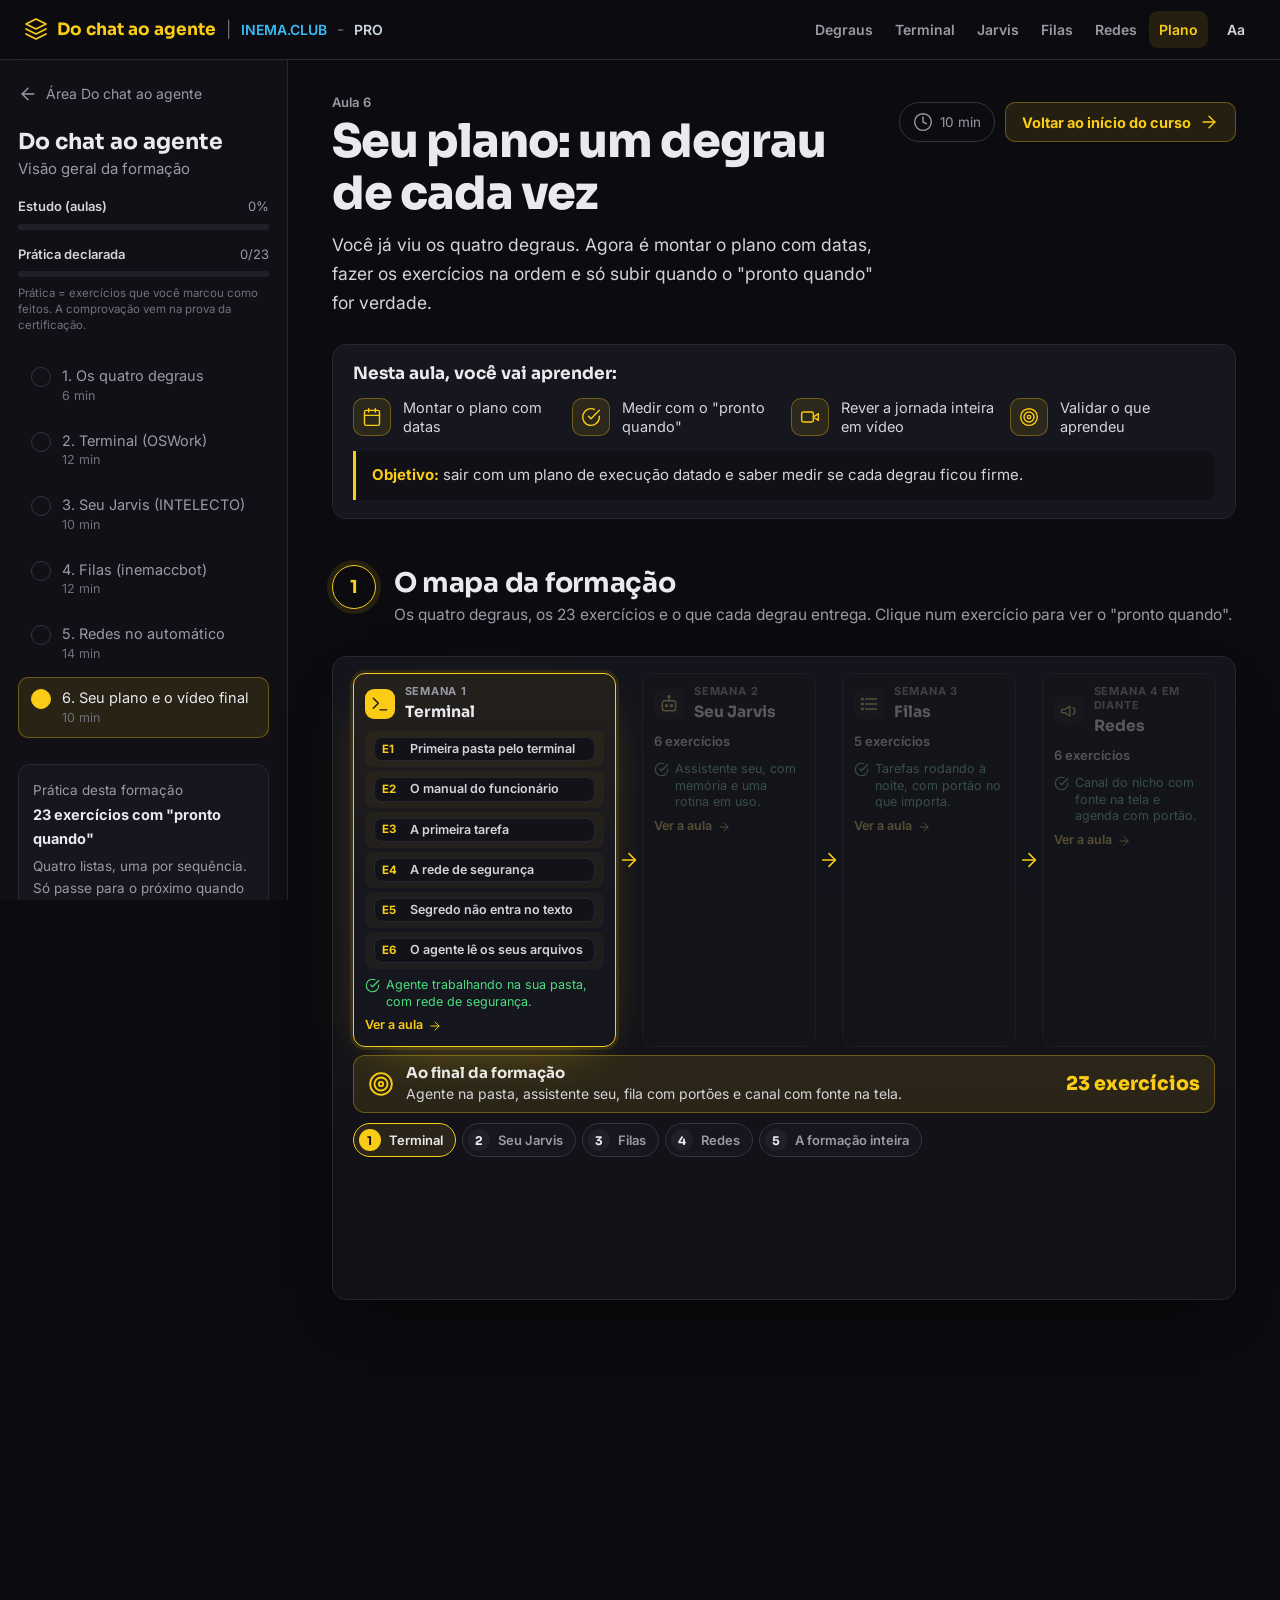
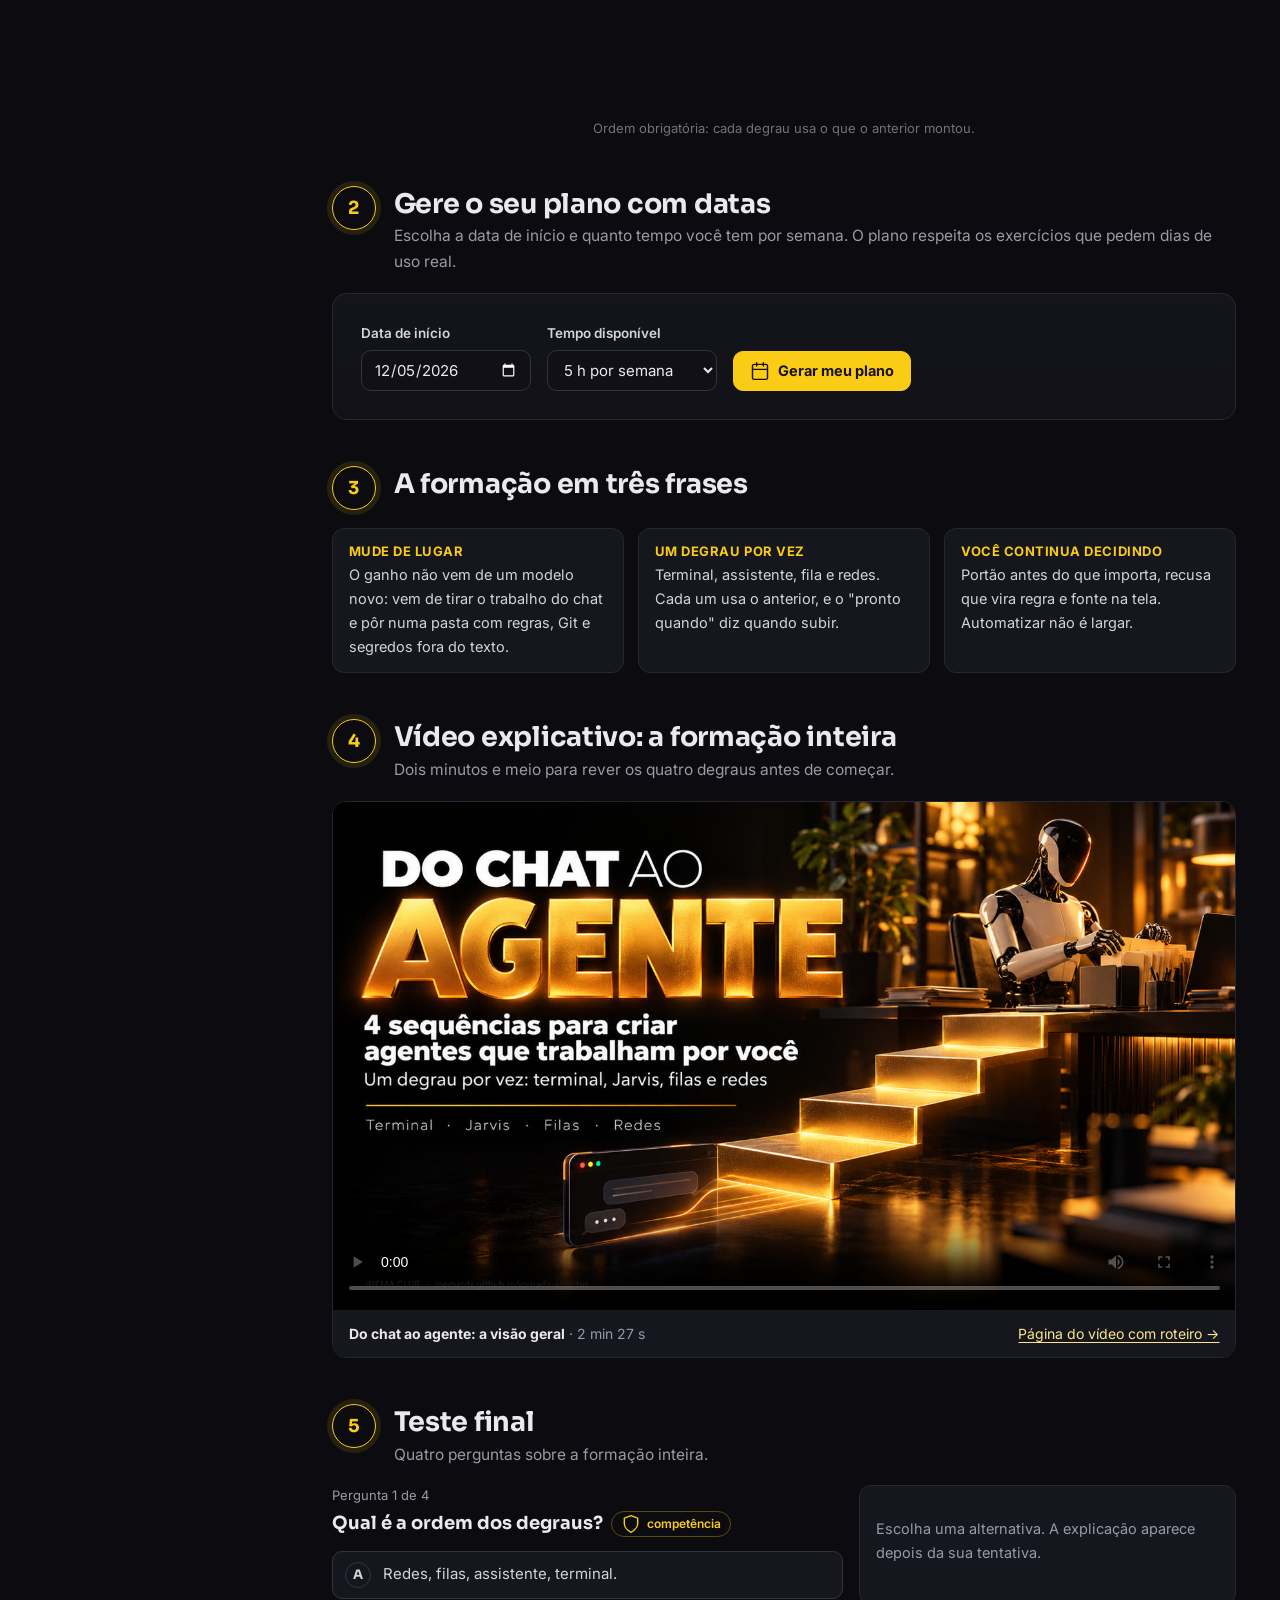
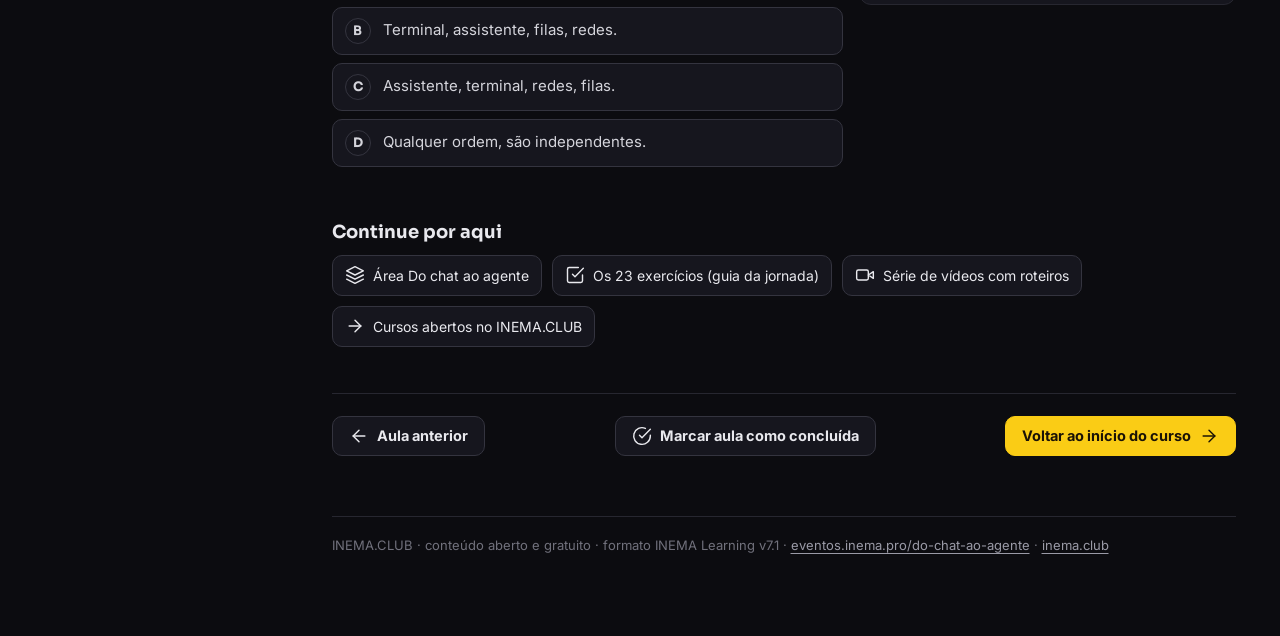
<file: aulas/plano/index.html>
<!DOCTYPE html>
<html lang="pt-BR">
<head>
<meta charset="utf-8"/>
<meta name="viewport" content="width=device-width, initial-scale=1"/>
<title>Seu plano: um degrau de cada vez · Do chat ao agente · INEMA</title>
<meta name="description" content="Você já viu os quatro degraus. Agora é montar o plano com datas, fazer os exercícios na ordem e só subir quando o &quot;pronto quando&quot; for verdade."/>
<meta property="og:title" content="Seu plano: um degrau de cada vez · Do chat ao agente · INEMA"/>
<meta property="og:description" content="Você já viu os quatro degraus. Agora é montar o plano com datas, fazer os exercícios na ordem e só subir quando o &quot;pronto quando&quot; for verdade."/>
<meta property="og:image" content="https://inematds.github.io/do-chat-ao-agente-v71/assets/img/capa.jpg"/>
<meta name="theme-color" content="#0c0c10"/>
<link rel="icon" href="../../assets/img/favicon.svg" type="image/svg+xml"/>
<link rel="canonical" href="https://inematds.github.io/do-chat-ao-agente-v71/aulas/plano/"/>
<link rel="preconnect" href="https://fonts.googleapis.com"/><link rel="preconnect" href="https://fonts.gstatic.com" crossorigin/>
<link href="https://fonts.googleapis.com/css2?family=Inter:wght@400;500;600;700&family=JetBrains+Mono:wght@400;600&family=Sora:wght@600;700;800&display=swap" rel="stylesheet"/>
<link rel="stylesheet" href="../../assets/v71.css"/>
<script>try{if(JSON.parse(localStorage.getItem("do-chat-ao-agente-v71:tema"))==="papel")document.documentElement.setAttribute("data-tema","papel")}catch(e){}</script>
</head><body data-curso="do-chat-ao-agente-v71" data-aula="plano" data-total="6" data-total-ex="23"><a class="skip" href="#conteudo">Pular para o conteúdo</a><header class="topo"><div class="esq"><button type="button" class="menu-btn" aria-expanded="false" aria-controls="lado"><svg class="ico" viewBox="0 0 24 24" aria-hidden="true"><line x1="3" y1="6" x2="21" y2="6"/><line x1="3" y1="12" x2="21" y2="12"/><line x1="3" y1="18" x2="21" y2="18"/></svg><span class="sr">Aulas</span></button><a class="marca" href="../../index.html"><svg class="ico" viewBox="0 0 24 24" aria-hidden="true"><polygon points="12 2 2 7 12 12 22 7 12 2"/><polyline points="2 17 12 22 22 17"/><polyline points="2 12 12 17 22 12"/></svg><span>Do chat ao agente</span></a><span class="sep">|</span><a class="club" href="https://inema.club" target="_blank" rel="noopener">INEMA.CLUB</a><span class="tr">-</span><a class="pro" href="https://inema.pro" target="_blank" rel="noopener">PRO</a></div><nav class="dir" aria-label="Aulas"><a href="../../aulas/visao-geral/index.html" class="tlink" title="Do chat ao agente: os quatro degraus"><span class="curto">A1</span><span class="longo">Degraus</span></a><a href="../../aulas/terminal/index.html" class="tlink" title="Degrau 1: do chat para o terminal (OSWork)"><span class="curto">A2</span><span class="longo">Terminal</span></a><a href="../../aulas/jarvis/index.html" class="tlink" title="Degrau 2: o seu Jarvis com o INTELECTO"><span class="curto">A3</span><span class="longo">Jarvis</span></a><a href="../../aulas/filas/index.html" class="tlink" title="Degrau 3: filas — dez tarefas e vá dormir"><span class="curto">A4</span><span class="longo">Filas</span></a><a href="../../aulas/redes/index.html" class="tlink" title="Degrau 4: redes no automático, com fonte na tela"><span class="curto">A5</span><span class="longo">Redes</span></a><a href="../../aulas/plano/index.html" class="tlink on" aria-current="page" title="Seu plano: um degrau de cada vez"><span class="curto">A6</span><span class="longo">Plano</span></a><div class="aa"><button type="button" class="aa-btn" aria-expanded="false" aria-controls="aparencia" title="Aparência">Aa</button><div class="aa-pop" id="aparencia" hidden><p>Tema</p><div class="aa-seg"><button type="button" data-tema="escuro">Escuro</button><button type="button" data-tema="papel">Papel claro</button></div><p style="margin-top:12px">Tamanho do texto</p><div class="aa-seg"><button type="button" data-escala="0.9">A−</button><button type="button" data-escala="1">A</button><button type="button" data-escala="1.12">A+</button></div></div></div></nav></header><div class="casca"><aside class="lado" id="lado" aria-label="Aulas"><a class="voltar" href="https://eventos.inema.pro/do-chat-ao-agente/"><svg class="ico" viewBox="0 0 24 24" aria-hidden="true"><line x1="19" y1="12" x2="5" y2="12"/><polyline points="12 19 5 12 12 5"/></svg>Área Do chat ao agente</a><p class="curso-nome">Do chat ao agente</p><p class="curso-sub">Visão geral da formação</p><div class="ind"><span class="ind-rot">Estudo (aulas)</span><span class="prog-txt"><span data-pct>0</span>%</span></div><div class="prog" aria-hidden="true"><i></i></div><div class="ind"><span class="ind-rot">Prática declarada</span><span class="prog-txt"><span data-prat>0</span>/23</span></div><div class="prog pratica" aria-hidden="true"><i></i></div><p class="ind-nota">Prática = exercícios que você marcou como feitos. A comprovação vem na prova da certificação.</p><ol class="lista-aulas"><li><a href="../../aulas/visao-geral/index.html" data-slug="visao-geral" class=""><span class="st" aria-hidden="true"></span><span>1. Os quatro degraus<small>6 min</small></span></a></li><li><a href="../../aulas/terminal/index.html" data-slug="terminal" class=""><span class="st" aria-hidden="true"></span><span>2. Terminal (OSWork)<small>12 min</small></span></a></li><li><a href="../../aulas/jarvis/index.html" data-slug="jarvis" class=""><span class="st" aria-hidden="true"></span><span>3. Seu Jarvis (INTELECTO)<small>10 min</small></span></a></li><li><a href="../../aulas/filas/index.html" data-slug="filas" class=""><span class="st" aria-hidden="true"></span><span>4. Filas (inemaccbot)<small>12 min</small></span></a></li><li><a href="../../aulas/redes/index.html" data-slug="redes" class=""><span class="st" aria-hidden="true"></span><span>5. Redes no automático<small>14 min</small></span></a></li><li><a href="../../aulas/plano/index.html" data-slug="plano" class="atual" aria-current="page"><span class="st" aria-hidden="true"></span><span>6. Seu plano e o vídeo final<small>10 min</small></span></a></li></ol><div class="lado-card">Prática desta formação<b>23 exercícios com "pronto quando"</b>Quatro listas, uma por sequência. Só passe para o próximo quando ele for verdade.<br/><a href="https://inematds.github.io/jornada-agentes/guia/" target="_blank" rel="noopener">Abrir os exercícios →</a></div></aside><main class="principal" id="conteudo"><div class="miolo" data-competencias="planejar-jornada;medir-pronto-quando;sequenciar-adocao"><div class="aula-topo"><div><p class="kicker">Aula 6</p><h1>Seu plano: um degrau de cada vez</h1><p class="lead">Você já viu os quatro degraus. Agora é montar o plano com datas, fazer os exercícios na ordem e só subir quando o "pronto quando" for verdade.</p></div><div class="acoes-topo"><span class="pill"><svg class="ico" viewBox="0 0 24 24" aria-hidden="true"><circle cx="12" cy="12" r="10"/><polyline points="12 6 12 12 16 14"/></svg>10 min</span><a class="btn" href="../../index.html">Voltar ao início do curso <svg class="ico" viewBox="0 0 24 24" aria-hidden="true"><line x1="5" y1="12" x2="19" y2="12"/><polyline points="12 5 19 12 12 19"/></svg></a></div></div><div class="nesta"><h2>Nesta aula, você vai aprender:</h2><ul><li><span class="ic"><svg class="ico" viewBox="0 0 24 24" aria-hidden="true"><rect x="3" y="4" width="18" height="18" rx="2"/><line x1="16" y1="2" x2="16" y2="6"/><line x1="8" y1="2" x2="8" y2="6"/><line x1="3" y1="10" x2="21" y2="10"/></svg></span>Montar o plano com datas</li><li><span class="ic"><svg class="ico" viewBox="0 0 24 24" aria-hidden="true"><path d="M22 11.1V12a10 10 0 1 1-5.9-9.1"/><polyline points="22 4 12 14 9 11"/></svg></span>Medir com o "pronto quando"</li><li><span class="ic"><svg class="ico" viewBox="0 0 24 24" aria-hidden="true"><rect x="2" y="6" width="14" height="12" rx="2"/><polygon points="22 8 16 12 22 16 22 8"/></svg></span>Rever a jornada inteira em vídeo</li><li><span class="ic"><svg class="ico" viewBox="0 0 24 24" aria-hidden="true"><circle cx="12" cy="12" r="10"/><circle cx="12" cy="12" r="6"/><circle cx="12" cy="12" r="2"/></svg></span>Validar o que aprendeu</li></ul><p class="objetivo"><b>Objetivo:</b> sair com um plano de execução datado e saber medir se cada degrau ficou firme.</p></div><section class="secao" id="s1"><div class="sec-cab"><span class="num" aria-hidden="true">1</span><div><h2>O mapa da formação</h2><p>Os quatro degraus, os 23 exercícios e o que cada degrau entrega. Clique num exercício para ver o "pronto quando".</p></div></div><div class="scrolly dg-bloco"><div class="sc-fig"><div class="painel"><div class="mapa-f"><div class="mp-col dg-no forte" data-no="0"><div class="mp-cab"><span class="ic"><svg class="ico" viewBox="0 0 24 24" aria-hidden="true"><polyline points="4 17 10 11 4 5"/><line x1="12" y1="19" x2="20" y2="19"/></svg></span><span><small>Semana 1</small><b>Terminal</b></span></div><p class="mp-sub">Pasta, AGENTS.md, Git e .env</p><p class="mp-cont"><span>6 exercícios</span><span class="mp-feitos" data-aula="terminal" data-n="6"></span></p><ol class="mp-exs"><li><button type="button" class="mp-ex" data-ex="terminal-e1"><b>E1</b><span>Primeira pasta pelo terminal</span><template><b>E1 · Primeira pasta pelo terminal</b> · 10 min<br/>Crie projetos/meu-primeiro-agente, entre nela e liste o conteúdo. Abra a mesma pasta no Explorador (ou Finder) e compare.<br/><span class="pq">Pronto quando:</span> você chega à pasta só pelo terminal, sem o mouse, e sabe dizer em que pasta está.</template></button></li><li><button type="button" class="mp-ex" data-ex="terminal-e2"><b>E2</b><span>O manual do funcionário</span><template><b>E2 · O manual do funcionário</b> · 15 min<br/>Crie o AGENTS.md com quem você é, as regras do projeto e o que tem na pasta.<br/><span class="pq">Pronto quando:</span> o arquivo existe e tem pelo menos três regras suas, escritas por você.</template></button></li><li><button type="button" class="mp-ex" data-ex="terminal-e3"><b>E3</b><span>A primeira tarefa</span><template><b>E3 · A primeira tarefa</b> · 15 min<br/>Chame o agente e peça o index.html a partir do AGENTS.md. Abra no navegador e peça uma mudança.<br/><span class="pq">Pronto quando:</span> a página abre e você pediu pelo menos uma correção ao agente.</template></button></li><li><button type="button" class="mp-ex" data-ex="terminal-e4"><b>E4</b><span>A rede de segurança</span><template><b>E4 · A rede de segurança</b> · 20 min<br/>git init, add e commit. Peça uma mudança grande e, se não gostar, volte com git restore.<br/><span class="pq">Pronto quando:</span> você desfez uma mudança do agente com um comando, sem pânico.</template></button></li><li><button type="button" class="mp-ex" data-ex="terminal-e5"><b>E5</b><span>Segredo não entra no texto</span><template><b>E5 · Segredo não entra no texto</b> · 10 min<br/>Crie um .env com uma chave falsa e um .gitignore com a linha .env. Acrescente a regra ao AGENTS.md.<br/><span class="pq">Pronto quando:</span> git status não mostra o .env.</template></button></li><li><button type="button" class="mp-ex" data-ex="terminal-e6"><b>E6</b><span>O agente lê os seus arquivos</span><template><b>E6 · O agente lê os seus arquivos</b> · 20 min<br/>Coloque três textos seus na pasta e peça um resumo.md com 5 decisões e 5 pendências, citando a origem de cada uma.<br/><span class="pq">Pronto quando:</span> você achou no original pelo menos duas das frases citadas.</template></button></li></ol><p class="mp-saida"><svg class="ico" viewBox="0 0 24 24" aria-hidden="true"><path d="M22 11.1V12a10 10 0 1 1-5.9-9.1"/><polyline points="22 4 12 14 9 11"/></svg>Agente trabalhando na sua pasta, com rede de segurança.</p><a class="mp-aula" href="../terminal/index.html">Ver a aula <svg class="ico" viewBox="0 0 24 24" aria-hidden="true"><line x1="5" y1="12" x2="19" y2="12"/><polyline points="12 5 19 12 12 19"/></svg></a></div><span class="mp-dep" aria-hidden="true"><svg class="ico" viewBox="0 0 24 24" aria-hidden="true"><line x1="5" y1="12" x2="19" y2="12"/><polyline points="12 5 19 12 12 19"/></svg><small>requer</small></span><div class="mp-col dg-no" data-no="1"><div class="mp-cab"><span class="ic"><svg class="ico" viewBox="0 0 24 24" aria-hidden="true"><rect x="4" y="8" width="16" height="12" rx="3"/><path d="M12 4v4"/><circle cx="12" cy="3" r="1"/><circle cx="9" cy="14" r="1.2"/><circle cx="15" cy="14" r="1.2"/></svg></span><span><small>Semana 2</small><b>Seu Jarvis</b></span></div><p class="mp-sub">INTELECTO no Telegram</p><p class="mp-cont"><span>6 exercícios</span><span class="mp-feitos" data-aula="jarvis" data-n="6"></span></p><ol class="mp-exs"><li><button type="button" class="mp-ex" data-ex="jarvis-e1"><b>E1</b><span>Desenhe o seu Jarvis</span><template><b>E1 · Desenhe o seu Jarvis</b> · 15 min<br/>Escreva o meu-jarvis.md: nome, jeito, o que deve fazer, o que nunca deve fazer e o que precisa lembrar.<br/><span class="pq">Pronto quando:</span> o arquivo cabe numa tela e outra pessoa entenderia quem é o seu assistente.</template></button></li><li><button type="button" class="mp-ex" data-ex="jarvis-e2"><b>E2</b><span>O bot no Telegram</span><template><b>E2 · O bot no Telegram</b> · 10 min<br/>Crie o bot no @BotFather com /newbot e guarde o token no .env.<br/><span class="pq">Pronto quando:</span> você tem o token e ele não aparece em nenhum arquivo além do .env.</template></button></li><li><button type="button" class="mp-ex" data-ex="jarvis-e3"><b>E3</b><span>Instalar</span><template><b>E3 · Instalar</b> · 30 min<br/>Clone o INTELECTO, rode ./start.sh e responda com o seu desenho.<br/><span class="pq">Pronto quando:</span> você manda "oi" e ele responde com o nome e o jeito que você definiu.</template></button></li><li><button type="button" class="mp-ex" data-ex="jarvis-e4"><b>E4</b><span>Teste de memória</span><template><b>E4 · Teste de memória</b> · 2 dias<br/>Dia 1: conte três fatos seus. Dia 2, numa conversa nova: pergunte sobre eles.<br/><span class="pq">Pronto quando:</span> ele lembra sem você repetir.</template></button></li><li><button type="button" class="mp-ex" data-ex="jarvis-e5"><b>E5</b><span>Nuvem ou local</span><template><b>E5 · Nuvem ou local</b> · 20 min<br/>Mesma pergunta num modelo da nuvem (OpenRouter) e num local (Ollama). Anote tempo, qualidade e custo.<br/><span class="pq">Pronto quando:</span> você sabe dizer qual modelo usar para quê, com os seus números.</template></button></li><li><button type="button" class="mp-ex" data-ex="jarvis-e6"><b>E6</b><span>Uma rotina de verdade</span><template><b>E6 · Uma rotina de verdade</b> · 20 min<br/>Transforme uma das tarefas do E1 em pedido fixo e use por uma semana.<br/><span class="pq">Pronto quando:</span> você usou 5 dias seguidos e anotou o que melhorar.</template></button></li></ol><p class="mp-saida"><svg class="ico" viewBox="0 0 24 24" aria-hidden="true"><path d="M22 11.1V12a10 10 0 1 1-5.9-9.1"/><polyline points="22 4 12 14 9 11"/></svg>Assistente seu, com memória e uma rotina em uso.</p><a class="mp-aula" href="../jarvis/index.html">Ver a aula <svg class="ico" viewBox="0 0 24 24" aria-hidden="true"><line x1="5" y1="12" x2="19" y2="12"/><polyline points="12 5 19 12 12 19"/></svg></a></div><span class="mp-dep" aria-hidden="true"><svg class="ico" viewBox="0 0 24 24" aria-hidden="true"><line x1="5" y1="12" x2="19" y2="12"/><polyline points="12 5 19 12 12 19"/></svg><small>requer</small></span><div class="mp-col dg-no" data-no="2"><div class="mp-cab"><span class="ic"><svg class="ico" viewBox="0 0 24 24" aria-hidden="true"><line x1="8" y1="6" x2="21" y2="6"/><line x1="8" y1="12" x2="21" y2="12"/><line x1="8" y1="18" x2="21" y2="18"/><circle cx="4" cy="6" r="1"/><circle cx="4" cy="12" r="1"/><circle cx="4" cy="18" r="1"/></svg></span><span><small>Semana 3</small><b>Filas</b></span></div><p class="mp-sub">inemaccbot e portão</p><p class="mp-cont"><span>5 exercícios</span><span class="mp-feitos" data-aula="filas" data-n="5"></span></p><ol class="mp-exs"><li><button type="button" class="mp-ex" data-ex="filas-e1"><b>E1</b><span>A fila no papel</span><template><b>E1 · A fila no papel</b> · 15 min<br/>Liste 10 tarefas repetitivas e marque se rodam sozinhas, se precisam de portão e onde.<br/><span class="pq">Pronto quando:</span> as 10 linhas estão preenchidas e pelo menos duas têm portão.</template></button></li><li><button type="button" class="mp-ex" data-ex="filas-e2"><b>E2</b><span>Fila caseira em 30 linhas</span><template><b>E2 · Fila caseira em 30 linhas</b> · 30 min<br/>Crie duas tarefas em fila/entrada e rode a fila-caseira.sh. Interrompa uma rodada com Ctrl+C.<br/><span class="pq">Pronto quando:</span> as duas estão em fila/feito e você viu a fila continuar de onde parou.</template></button></li><li><button type="button" class="mp-ex" data-ex="filas-e3"><b>E3</b><span>Instalar o inemaccbot</span><template><b>E3 · Instalar o inemaccbot</b> · 1 h<br/>Siga o guia até o bot responder no Telegram. Depois teste /ajuda e /fila.<br/><span class="pq">Pronto quando:</span> /ping responde no seu Telegram.</template></button></li><li><button type="button" class="mp-ex" data-ex="filas-e4"><b>E4</b><span>Dez tarefas e vá dormir</span><template><b>E4 · Dez tarefas e vá dormir</b> · 1 noite<br/>Mande 5 a 10 tarefas da sua lista e vá fazer outra coisa.<br/><span class="pq">Pronto quando:</span> no dia seguinte você conferiu cada resultado e anotou quantas saíram certas na primeira.</template></button></li><li><button type="button" class="mp-ex" data-ex="filas-e5"><b>E5</b><span>O portão</span><template><b>E5 · O portão</b> · 30 min<br/>Use um fluxo com portão, como o /promoavatar: leia, corrija e só então aprove.<br/><span class="pq">Pronto quando:</span> você recusou ou corrigiu pelo menos um texto antes de aprovar.</template></button></li></ol><p class="mp-saida"><svg class="ico" viewBox="0 0 24 24" aria-hidden="true"><path d="M22 11.1V12a10 10 0 1 1-5.9-9.1"/><polyline points="22 4 12 14 9 11"/></svg>Tarefas rodando à noite, com portão no que importa.</p><a class="mp-aula" href="../filas/index.html">Ver a aula <svg class="ico" viewBox="0 0 24 24" aria-hidden="true"><line x1="5" y1="12" x2="19" y2="12"/><polyline points="12 5 19 12 12 19"/></svg></a></div><span class="mp-dep" aria-hidden="true"><svg class="ico" viewBox="0 0 24 24" aria-hidden="true"><line x1="5" y1="12" x2="19" y2="12"/><polyline points="12 5 19 12 12 19"/></svg><small>requer</small></span><div class="mp-col dg-no" data-no="3"><div class="mp-cab"><span class="ic"><svg class="ico" viewBox="0 0 24 24" aria-hidden="true"><path d="M3 11v2a1 1 0 0 0 1 1h3l6 4V6L7 10H4a1 1 0 0 0-1 1z"/><path d="M17 8a5 5 0 0 1 0 8"/></svg></span><span><small>Semana 4 em diante</small><b>Redes</b></span></div><p class="mp-sub">r7e, promoavatar, xviral</p><p class="mp-cont"><span>6 exercícios</span><span class="mp-feitos" data-aula="redes" data-n="6"></span></p><ol class="mp-exs"><li><button type="button" class="mp-ex" data-ex="redes-e1"><b>E1</b><span>Um reel em 7 etapas, no papel</span><template><b>E1 · Um reel em 7 etapas, no papel</b> · 20 min<br/>Escreva um reel de 30 a 45 segundos do seu nicho no modelo r7e.<br/><span class="pq">Pronto quando:</span> você lê em voz alta em menos de 45 s e a primeira frase já diz o ganho.</template></button></li><li><button type="button" class="mp-ex" data-ex="redes-e2"><b>E2</b><span>Os 5 do seu nicho</span><template><b>E2 · Os 5 do seu nicho</b> · 20 min<br/>Escolha 5 canais de referência e escreva as regras do nicho.<br/><span class="pq">Pronto quando:</span> você tem canais.md e regras.md do seu nicho.</template></button></li><li><button type="button" class="mp-ex" data-ex="redes-e3"><b>E3</b><span>A base com fonte</span><template><b>E3 · A base com fonte</b> · 30 min<br/>Transcreva um vídeo de referência e monte a base.md com número, quem disse, vídeo e trecho literal.<br/><span class="pq">Pronto quando:</span> cada linha tem o trecho literal e você achou cada um na transcrição.</template></button></li><li><button type="button" class="mp-ex" data-ex="redes-e4"><b>E4</b><span>Roteiro de 60 s com fonte na tela</span><template><b>E4 · Roteiro de 60 s com fonte na tela</b> · 30 min<br/>Peça ao agente um roteiro a partir da base: número mais forte, três fatos com quem disse, aviso e convite.<br/><span class="pq">Pronto quando:</span> todo número do roteiro está na base.md.</template></button></li><li><button type="button" class="mp-ex" data-ex="redes-e5"><b>E5</b><span>A agenda</span><template><b>E5 · A agenda</b> · 20 min<br/>Decida a frequência e escreva o agendamento (cron ou timer do systemd).<br/><span class="pq">Pronto quando:</span> o agendamento está escrito e você sabe o que acontece num dia sem assunto.</template></button></li><li><button type="button" class="mp-ex" data-ex="redes-e6"><b>E6</b><span>O portão antes de publicar</span><template><b>E6 · O portão antes de publicar</b> · 1 semana<br/>Rode uma semana com aprovação manual e anote cada recusa como regra.<br/><span class="pq">Pronto quando:</span> você passou 3 dias seguidos sem precisar recusar.</template></button></li></ol><p class="mp-saida"><svg class="ico" viewBox="0 0 24 24" aria-hidden="true"><path d="M22 11.1V12a10 10 0 1 1-5.9-9.1"/><polyline points="22 4 12 14 9 11"/></svg>Canal do nicho com fonte na tela e agenda com portão.</p><a class="mp-aula" href="../redes/index.html">Ver a aula <svg class="ico" viewBox="0 0 24 24" aria-hidden="true"><line x1="5" y1="12" x2="19" y2="12"/><polyline points="12 5 19 12 12 19"/></svg></a></div></div><div class="mp-fim"><svg class="ico" viewBox="0 0 24 24" aria-hidden="true"><circle cx="12" cy="12" r="10"/><circle cx="12" cy="12" r="6"/><circle cx="12" cy="12" r="2"/></svg><div><b>Ao final da formação</b>Agente na pasta, assistente seu, fila com portões e canal com fonte na tela.</div><span class="mp-total">23 exercícios</span></div><div class="mp-det dg-detalhe" aria-live="polite">Clique num exercício para ver o que fazer e o "pronto quando".</div><nav class="sc-nav" aria-label="Etapas"><button type="button" class="sc-ir" data-ir="0" title="Terminal"><b>1</b><span>Terminal</span></button><button type="button" class="sc-ir" data-ir="1" title="Seu Jarvis"><b>2</b><span>Seu Jarvis</span></button><button type="button" class="sc-ir" data-ir="2" title="Filas"><b>3</b><span>Filas</span></button><button type="button" class="sc-ir" data-ir="3" title="Redes"><b>4</b><span>Redes</span></button><button type="button" class="sc-ir" data-ir="4" title="A formação inteira"><b>5</b><span>A formação inteira</span></button></nav><div class="sc-cap" aria-hidden="true"><span class="sc-n">1/5</span><h3>Terminal</h3><p>A base de tudo. Seis exercícios levam você do primeiro mkdir ao agente lendo os seus arquivos e citando a origem. Sem este degrau firme, os outros três empacam.</p></div></div></div><ol class="sc-passos"><li class="sc-passo" data-foco="0"><span class="sc-n">1/5</span><h3>Terminal</h3><p>A base de tudo. Seis exercícios levam você do primeiro mkdir ao agente lendo os seus arquivos e citando a origem. Sem este degrau firme, os outros três empacam.</p></li><li class="sc-passo" data-foco="1"><span class="sc-n">2/5</span><h3>Seu Jarvis</h3><p>Requer o degrau 1 (terminal, pastas e .env). Do desenho no meu-jarvis.md à rotina usada cinco dias seguidos; o teste de memória leva dois dias.</p></li><li class="sc-passo" data-foco="2"><span class="sc-n">3/5</span><h3>Filas</h3><p>Requer os degraus 1 e 2. A fila no papel e a fila caseira vêm antes do bot; a noite de tarefas mostra quantas saem certas na primeira.</p></li><li class="sc-passo" data-foco="3"><span class="sc-n">4/5</span><h3>Redes</h3><p>Requer os três anteriores: sem fila e sem portão, automatizar rede social vira postar errado mais rápido. Termina com uma semana de aprovação manual.</p></li><li class="sc-passo" data-foco="0,1,2,3"><span class="sc-n">5/5</span><h3>A formação inteira</h3><p>Quatro degraus em sequência, cada um com a sua lista de exercícios e um critério verificável. Só suba quando o "pronto quando" do degrau anterior for verdade.</p></li></ol><p class="dg-legenda">Ordem obrigatória: cada degrau usa o que o anterior montou.</p></div></section><section class="secao" id="s2"><div class="sec-cab"><span class="num" aria-hidden="true">2</span><div><h2>Gere o seu plano com datas</h2><p>Escolha a data de início e quanto tempo você tem por semana. O plano respeita os exercícios que pedem dias de uso real.</p></div></div><div class="gerador" data-plano="{&quot;degraus&quot;: [{&quot;t&quot;: &quot;Degrau 1 · Terminal&quot;, &quot;aula&quot;: &quot;terminal&quot;, &quot;ex&quot;: [{&quot;id&quot;: &quot;e1&quot;, &quot;t&quot;: &quot;E1 · Primeira pasta pelo terminal&quot;, &quot;min&quot;: 10, &quot;dias&quot;: 1, &quot;rot&quot;: &quot;10 min&quot;, &quot;pronto&quot;: &quot;você chega à pasta só pelo terminal, sem o mouse, e sabe dizer em que pasta está.&quot;}, {&quot;id&quot;: &quot;e2&quot;, &quot;t&quot;: &quot;E2 · O manual do funcionário&quot;, &quot;min&quot;: 15, &quot;dias&quot;: 1, &quot;rot&quot;: &quot;15 min&quot;, &quot;pronto&quot;: &quot;o arquivo existe e tem pelo menos três regras suas, escritas por você.&quot;}, {&quot;id&quot;: &quot;e3&quot;, &quot;t&quot;: &quot;E3 · A primeira tarefa&quot;, &quot;min&quot;: 15, &quot;dias&quot;: 1, &quot;rot&quot;: &quot;15 min&quot;, &quot;pronto&quot;: &quot;a página abre e você pediu pelo menos uma correção ao agente.&quot;}, {&quot;id&quot;: &quot;e4&quot;, &quot;t&quot;: &quot;E4 · A rede de segurança&quot;, &quot;min&quot;: 20, &quot;dias&quot;: 1, &quot;rot&quot;: &quot;20 min&quot;, &quot;pronto&quot;: &quot;você desfez uma mudança do agente com um comando, sem pânico.&quot;}, {&quot;id&quot;: &quot;e5&quot;, &quot;t&quot;: &quot;E5 · Segredo não entra no texto&quot;, &quot;min&quot;: 10, &quot;dias&quot;: 1, &quot;rot&quot;: &quot;10 min&quot;, &quot;pronto&quot;: &quot;git status não mostra o .env.&quot;}, {&quot;id&quot;: &quot;e6&quot;, &quot;t&quot;: &quot;E6 · O agente lê os seus arquivos&quot;, &quot;min&quot;: 20, &quot;dias&quot;: 1, &quot;rot&quot;: &quot;20 min&quot;, &quot;pronto&quot;: &quot;você achou no original pelo menos duas das frases citadas.&quot;}]}, {&quot;t&quot;: &quot;Degrau 2 · Seu Jarvis&quot;, &quot;aula&quot;: &quot;jarvis&quot;, &quot;ex&quot;: [{&quot;id&quot;: &quot;e1&quot;, &quot;t&quot;: &quot;E1 · Desenhe o seu Jarvis&quot;, &quot;min&quot;: 15, &quot;dias&quot;: 1, &quot;rot&quot;: &quot;15 min&quot;, &quot;pronto&quot;: &quot;o arquivo cabe numa tela e outra pessoa entenderia quem é o seu assistente.&quot;}, {&quot;id&quot;: &quot;e2&quot;, &quot;t&quot;: &quot;E2 · O bot no Telegram&quot;, &quot;min&quot;: 10, &quot;dias&quot;: 1, &quot;rot&quot;: &quot;10 min&quot;, &quot;pronto&quot;: &quot;você tem o token e ele não aparece em nenhum arquivo além do .env.&quot;}, {&quot;id&quot;: &quot;e3&quot;, &quot;t&quot;: &quot;E3 · Instalar&quot;, &quot;min&quot;: 30, &quot;dias&quot;: 1, &quot;rot&quot;: &quot;30 min&quot;, &quot;pronto&quot;: &quot;você manda \&quot;oi\&quot; e ele responde com o nome e o jeito que você definiu.&quot;}, {&quot;id&quot;: &quot;e4&quot;, &quot;t&quot;: &quot;E4 · Teste de memória&quot;, &quot;min&quot;: 30, &quot;dias&quot;: 2, &quot;rot&quot;: &quot;2 dias&quot;, &quot;pronto&quot;: &quot;ele lembra sem você repetir.&quot;}, {&quot;id&quot;: &quot;e5&quot;, &quot;t&quot;: &quot;E5 · Nuvem ou local&quot;, &quot;min&quot;: 20, &quot;dias&quot;: 1, &quot;rot&quot;: &quot;20 min&quot;, &quot;pronto&quot;: &quot;você sabe dizer qual modelo usar para quê, com os seus números.&quot;}, {&quot;id&quot;: &quot;e6&quot;, &quot;t&quot;: &quot;E6 · Uma rotina de verdade&quot;, &quot;min&quot;: 20, &quot;dias&quot;: 5, &quot;rot&quot;: &quot;20 min&quot;, &quot;pronto&quot;: &quot;você usou 5 dias seguidos e anotou o que melhorar.&quot;}]}, {&quot;t&quot;: &quot;Degrau 3 · Filas&quot;, &quot;aula&quot;: &quot;filas&quot;, &quot;ex&quot;: [{&quot;id&quot;: &quot;e1&quot;, &quot;t&quot;: &quot;E1 · A fila no papel&quot;, &quot;min&quot;: 15, &quot;dias&quot;: 1, &quot;rot&quot;: &quot;15 min&quot;, &quot;pronto&quot;: &quot;as 10 linhas estão preenchidas e pelo menos duas têm portão.&quot;}, {&quot;id&quot;: &quot;e2&quot;, &quot;t&quot;: &quot;E2 · Fila caseira em 30 linhas&quot;, &quot;min&quot;: 30, &quot;dias&quot;: 1, &quot;rot&quot;: &quot;30 min&quot;, &quot;pronto&quot;: &quot;as duas estão em fila/feito e você viu a fila continuar de onde parou.&quot;}, {&quot;id&quot;: &quot;e3&quot;, &quot;t&quot;: &quot;E3 · Instalar o inemaccbot&quot;, &quot;min&quot;: 60, &quot;dias&quot;: 1, &quot;rot&quot;: &quot;1 h&quot;, &quot;pronto&quot;: &quot;/ping responde no seu Telegram.&quot;}, {&quot;id&quot;: &quot;e4&quot;, &quot;t&quot;: &quot;E4 · Dez tarefas e vá dormir&quot;, &quot;min&quot;: 30, &quot;dias&quot;: 1, &quot;rot&quot;: &quot;1 noite&quot;, &quot;pronto&quot;: &quot;no dia seguinte você conferiu cada resultado e anotou quantas saíram certas na primeira.&quot;}, {&quot;id&quot;: &quot;e5&quot;, &quot;t&quot;: &quot;E5 · O portão&quot;, &quot;min&quot;: 30, &quot;dias&quot;: 1, &quot;rot&quot;: &quot;30 min&quot;, &quot;pronto&quot;: &quot;você recusou ou corrigiu pelo menos um texto antes de aprovar.&quot;}]}, {&quot;t&quot;: &quot;Degrau 4 · Redes&quot;, &quot;aula&quot;: &quot;redes&quot;, &quot;ex&quot;: [{&quot;id&quot;: &quot;e1&quot;, &quot;t&quot;: &quot;E1 · Um reel em 7 etapas, no papel&quot;, &quot;min&quot;: 20, &quot;dias&quot;: 1, &quot;rot&quot;: &quot;20 min&quot;, &quot;pronto&quot;: &quot;você lê em voz alta em menos de 45 s e a primeira frase já diz o ganho.&quot;}, {&quot;id&quot;: &quot;e2&quot;, &quot;t&quot;: &quot;E2 · Os 5 do seu nicho&quot;, &quot;min&quot;: 20, &quot;dias&quot;: 1, &quot;rot&quot;: &quot;20 min&quot;, &quot;pronto&quot;: &quot;você tem canais.md e regras.md do seu nicho.&quot;}, {&quot;id&quot;: &quot;e3&quot;, &quot;t&quot;: &quot;E3 · A base com fonte&quot;, &quot;min&quot;: 30, &quot;dias&quot;: 1, &quot;rot&quot;: &quot;30 min&quot;, &quot;pronto&quot;: &quot;cada linha tem o trecho literal e você achou cada um na transcrição.&quot;}, {&quot;id&quot;: &quot;e4&quot;, &quot;t&quot;: &quot;E4 · Roteiro de 60 s com fonte na tela&quot;, &quot;min&quot;: 30, &quot;dias&quot;: 1, &quot;rot&quot;: &quot;30 min&quot;, &quot;pronto&quot;: &quot;todo número do roteiro está na base.md.&quot;}, {&quot;id&quot;: &quot;e5&quot;, &quot;t&quot;: &quot;E5 · A agenda&quot;, &quot;min&quot;: 20, &quot;dias&quot;: 1, &quot;rot&quot;: &quot;20 min&quot;, &quot;pronto&quot;: &quot;o agendamento está escrito e você sabe o que acontece num dia sem assunto.&quot;}, {&quot;id&quot;: &quot;e6&quot;, &quot;t&quot;: &quot;E6 · O portão antes de publicar&quot;, &quot;min&quot;: 30, &quot;dias&quot;: 7, &quot;rot&quot;: &quot;1 semana&quot;, &quot;pronto&quot;: &quot;você passou 3 dias seguidos sem precisar recusar.&quot;}]}], &quot;curso&quot;: &quot;Do chat ao agente&quot;, &quot;txt&quot;: {&quot;titulo&quot;: &quot;Plano — Do chat ao agente&quot;, &quot;inicio&quot;: &quot;Início&quot;, &quot;ritmo&quot;: &quot;Ritmo&quot;, &quot;termino&quot;: &quot;Término previsto&quot;, &quot;ate&quot;: &quot;até&quot;, &quot;pronto&quot;: &quot;pronto quando&quot;, &quot;semanas&quot;: &quot;semanas&quot;, &quot;travou&quot;: &quot;## O que travou e a regra que criei&quot;, &quot;h&quot;: &quot;h por semana&quot;, &quot;exs&quot;: &quot;exercícios&quot;}}"><div class="ger-form painel"><label>Data de início<input type="date" class="ger-ini"/></label><label>Tempo disponível<select class="ger-h"><option value="2">2 h por semana</option><option value="3">3 h por semana</option><option value="5" selected>5 h por semana</option><option value="8">8 h por semana</option><option value="12">12 h por semana</option></select></label><button type="button" class="btn cheio ger-ir"><svg class="ico" viewBox="0 0 24 24" aria-hidden="true"><rect x="3" y="4" width="18" height="18" rx="2"/><line x1="16" y1="2" x2="16" y2="6"/><line x1="8" y1="2" x2="8" y2="6"/><line x1="3" y1="10" x2="21" y2="10"/></svg>Gerar meu plano</button></div><div class="ger-res" hidden><div class="ger-resumo"></div><ol class="ger-semanas"></ol><div class="cod"><div class="cod-cab"><svg class="ico" viewBox="0 0 24 24" aria-hidden="true"><path d="M14 2H6a2 2 0 0 0-2 2v16a2 2 0 0 0 2 2h12a2 2 0 0 0 2-2V8z"/><polyline points="14 2 14 8 20 8"/><line x1="8" y1="13" x2="16" y2="13"/><line x1="8" y1="17" x2="13" y2="17"/></svg><b>plano.md</b><button type="button" class="copiar" data-rot="Copiar" data-ok="Copiado"><svg class="ico" viewBox="0 0 24 24" aria-hidden="true"><rect x="9" y="9" width="13" height="13" rx="2"/><path d="M5 15H4a2 2 0 0 1-2-2V4a2 2 0 0 1 2-2h9a2 2 0 0 1 2 2v1"/></svg><span>Copiar</span></button></div><pre class="ger-md"></pre></div><div class="ger-acoes"><button type="button" class="btn neutro ger-baixa-md"><svg class="ico" viewBox="0 0 24 24" aria-hidden="true"><path d="M14 2H6a2 2 0 0 0-2 2v16a2 2 0 0 0 2 2h12a2 2 0 0 0 2-2V8z"/><polyline points="14 2 14 8 20 8"/><line x1="8" y1="13" x2="16" y2="13"/><line x1="8" y1="17" x2="13" y2="17"/></svg>Baixar plano.md</button><button type="button" class="btn neutro ger-baixa-ics"><svg class="ico" viewBox="0 0 24 24" aria-hidden="true"><rect x="3" y="4" width="18" height="18" rx="2"/><line x1="16" y1="2" x2="16" y2="6"/><line x1="8" y1="2" x2="8" y2="6"/><line x1="3" y1="10" x2="21" y2="10"/></svg>Baixar para o calendário (.ics)</button></div></div></div></section><section class="secao" id="s3"><div class="sec-cab"><span class="num" aria-hidden="true">3</span><div><h2>A formação em três frases</h2></div></div><div class="resumo"><div><b>Mude de lugar</b>O ganho não vem de um modelo novo: vem de tirar o trabalho do chat e pôr numa pasta com regras, Git e segredos fora do texto.</div><div><b>Um degrau por vez</b>Terminal, assistente, fila e redes. Cada um usa o anterior, e o "pronto quando" diz quando subir.</div><div><b>Você continua decidindo</b>Portão antes do que importa, recusa que vira regra e fonte na tela. Automatizar não é largar.</div></div></section><section class="secao" id="s4"><div class="sec-cab"><span class="num" aria-hidden="true">4</span><div><h2>Vídeo explicativo: a formação inteira</h2><p>Dois minutos e meio para rever os quatro degraus antes de começar.</p></div></div><div class="video"><video controls preload="metadata" playsinline poster="../../assets/img/jornada-ia.jpg"><source src="https://github.com/inematds/jornada-agentes/releases/download/video-v2.0.0/jornada-jornada-ia-16x9.mp4" type="video/mp4"/><track kind="subtitles" srclang="pt" label="Português" src="../../assets/vtt/jornada-ia.vtt" default/></video><div class="video-leg"><span><b>Do chat ao agente: a visão geral</b> · 2 min 27 s</span><a href="https://inematds.github.io/jornada-agentes/serie/jornada-ia/" target="_blank" rel="noopener">Página do vídeo com roteiro →</a></div></div></section><section class="secao" id="s5"><div class="sec-cab"><span class="num" aria-hidden="true">5</span><div><h2>Teste final</h2><p>Quatro perguntas sobre a formação inteira.</p></div></div><div class="quiz"><div><div class="q-item"><p class="q-cont">Pergunta 1 de 4</p><p class="q-p">Qual é a ordem dos degraus?<span class="cert-tag"><svg class="ico" viewBox="0 0 24 24" aria-hidden="true"><path d="M12 22s8-4 8-10V5l-8-3-8 3v7c0 6 8 10 8 10z"/></svg>competência</span></p><div class="q-ops"><button type="button" class="q-op" data-certa="0"><span class="l">A</span>Redes, filas, assistente, terminal.</button><button type="button" class="q-op" data-certa="1"><span class="l">B</span>Terminal, assistente, filas, redes.</button><button type="button" class="q-op" data-certa="0"><span class="l">C</span>Assistente, terminal, redes, filas.</button><button type="button" class="q-op" data-certa="0"><span class="l">D</span>Qualquer ordem, são independentes.</button></div><template class="ok"><div class="r ok"><svg class="ico" viewBox="0 0 24 24" aria-hidden="true"><path d="M22 11.1V12a10 10 0 1 1-5.9-9.1"/><polyline points="22 4 12 14 9 11"/></svg>Correto</div>Terminal, assistente (Jarvis), filas e redes. Cada degrau usa o anterior.</template><template class="no"><div class="r no"><svg class="ico" viewBox="0 0 24 24" aria-hidden="true"><circle cx="12" cy="12" r="10"/><line x1="15" y1="9" x2="9" y2="15"/><line x1="9" y1="9" x2="15" y2="15"/></svg>Não é essa</div>Terminal, assistente (Jarvis), filas e redes. Cada degrau usa o anterior.<a class="q-ref" href="#s1"><svg class="ico" viewBox="0 0 24 24" aria-hidden="true"><line x1="5" y1="12" x2="19" y2="12"/><polyline points="12 5 19 12 12 19"/></svg>Rever: O mapa da formação</a></template></div><div class="q-item" hidden><p class="q-cont">Pergunta 2 de 4</p><p class="q-p">O que o "pronto quando" garante?</p><div class="q-ops"><button type="button" class="q-op" data-certa="0"><span class="l">A</span>Que o exercício levou o tempo indicado.</button><button type="button" class="q-op" data-certa="1"><span class="l">B</span>Um critério verificável para saber se pode avançar.</button><button type="button" class="q-op" data-certa="0"><span class="l">C</span>Que o agente não vai errar.</button><button type="button" class="q-op" data-certa="0"><span class="l">D</span>Que o certificado foi emitido.</button></div><template class="ok"><div class="r ok"><svg class="ico" viewBox="0 0 24 24" aria-hidden="true"><path d="M22 11.1V12a10 10 0 1 1-5.9-9.1"/><polyline points="22 4 12 14 9 11"/></svg>Correto</div>É o critério que você confere: só passe para o próximo exercício quando ele for verdade.</template><template class="no"><div class="r no"><svg class="ico" viewBox="0 0 24 24" aria-hidden="true"><circle cx="12" cy="12" r="10"/><line x1="15" y1="9" x2="9" y2="15"/><line x1="9" y1="9" x2="15" y2="15"/></svg>Não é essa</div>É o critério que você confere: só passe para o próximo exercício quando ele for verdade.<a class="q-ref" href="#s1"><svg class="ico" viewBox="0 0 24 24" aria-hidden="true"><line x1="5" y1="12" x2="19" y2="12"/><polyline points="12 5 19 12 12 19"/></svg>Rever: O mapa da formação</a></template></div><div class="q-item" hidden><p class="q-cont">Pergunta 3 de 4</p><p class="q-p">Qual destes itens nunca deve ir para um arquivo de texto do projeto?</p><div class="q-ops"><button type="button" class="q-op" data-certa="0"><span class="l">A</span>As regras do agente.</button><button type="button" class="q-op" data-certa="0"><span class="l">B</span>A lista de tarefas da fila.</button><button type="button" class="q-op" data-certa="1"><span class="l">C</span>O token do bot do Telegram.</button><button type="button" class="q-op" data-certa="0"><span class="l">D</span>As regras do nicho.</button></div><template class="ok"><div class="r ok"><svg class="ico" viewBox="0 0 24 24" aria-hidden="true"><path d="M22 11.1V12a10 10 0 1 1-5.9-9.1"/><polyline points="22 4 12 14 9 11"/></svg>Correto</div>Token e chaves ficam só no .env, que está no .gitignore. Vale do degrau 1 ao 4.</template><template class="no"><div class="r no"><svg class="ico" viewBox="0 0 24 24" aria-hidden="true"><circle cx="12" cy="12" r="10"/><line x1="15" y1="9" x2="9" y2="15"/><line x1="9" y1="9" x2="15" y2="15"/></svg>Não é essa</div>Token e chaves ficam só no .env, que está no .gitignore. Vale do degrau 1 ao 4.<a class="q-ref" href="#s1"><svg class="ico" viewBox="0 0 24 24" aria-hidden="true"><line x1="5" y1="12" x2="19" y2="12"/><polyline points="12 5 19 12 12 19"/></svg>Rever: O mapa da formação</a></template></div><div class="q-item" hidden><p class="q-cont">Pergunta 4 de 4</p><p class="q-p">Um fluxo vai publicar em nome da empresa toda madrugada. O que não pode faltar no começo?<span class="cert-tag"><svg class="ico" viewBox="0 0 24 24" aria-hidden="true"><path d="M12 22s8-4 8-10V5l-8-3-8 3v7c0 6 8 10 8 10z"/></svg>competência</span></p><div class="q-ops"><button type="button" class="q-op" data-certa="1"><span class="l">A</span>Um portão humano antes de publicar.</button><button type="button" class="q-op" data-certa="0"><span class="l">B</span>Um modelo local.</button><button type="button" class="q-op" data-certa="0"><span class="l">C</span>Um reel com mais de 60 segundos.</button><button type="button" class="q-op" data-certa="0"><span class="l">D</span>Desligar os avisos de falha.</button></div><template class="ok"><div class="r ok"><svg class="ico" viewBox="0 0 24 24" aria-hidden="true"><path d="M22 11.1V12a10 10 0 1 1-5.9-9.1"/><polyline points="22 4 12 14 9 11"/></svg>Correto</div>Sem fila e sem portão, automatizar rede social vira postar errado mais rápido. O portão só sai depois de dias seguidos sem recusa.</template><template class="no"><div class="r no"><svg class="ico" viewBox="0 0 24 24" aria-hidden="true"><circle cx="12" cy="12" r="10"/><line x1="15" y1="9" x2="9" y2="15"/><line x1="9" y1="9" x2="15" y2="15"/></svg>Não é essa</div>Sem fila e sem portão, automatizar rede social vira postar errado mais rápido. O portão só sai depois de dias seguidos sem recusa.<a class="q-ref" href="#s1"><svg class="ico" viewBox="0 0 24 24" aria-hidden="true"><line x1="5" y1="12" x2="19" y2="12"/><polyline points="12 5 19 12 12 19"/></svg>Rever: O mapa da formação</a></template></div><div class="q-nav"><button type="button" class="btn neutro q-revisar" hidden>Revisar as erradas</button><button type="button" class="btn neutro q-refazer" hidden>Refazer o teste</button><button type="button" class="btn cheio q-prox" hidden data-fim="Ver resultado">Próxima pergunta <svg class="ico" viewBox="0 0 24 24" aria-hidden="true"><line x1="5" y1="12" x2="19" y2="12"/><polyline points="12 5 19 12 12 19"/></svg></button></div></div><div class="q-fb" aria-live="polite"></div><template class="total"><div class="r ok"><svg class="ico" viewBox="0 0 24 24" aria-hidden="true"><path d="M22 11.1V12a10 10 0 1 1-5.9-9.1"/><polyline points="22 4 12 14 9 11"/></svg>Teste concluído</div>Você acertou {a} de {n}. Acertando todas, a aula é marcada como concluída.</template><template class="q-aguarda"><p class="aguarda">Escolha uma alternativa. A explicação aparece depois da sua tentativa.</p></template></div></section><section class="secao extra"><h2 class="extra-t">Continue por aqui</h2><div class="links"><a href="https://eventos.inema.pro/do-chat-ao-agente/" target="_blank" rel="noopener"><svg class="ico" viewBox="0 0 24 24" aria-hidden="true"><polygon points="12 2 2 7 12 12 22 7 12 2"/><polyline points="2 17 12 22 22 17"/><polyline points="2 12 12 17 22 12"/></svg>Área Do chat ao agente</a><a href="https://inematds.github.io/jornada-agentes/guia/" target="_blank" rel="noopener"><svg class="ico" viewBox="0 0 24 24" aria-hidden="true"><path d="M9 11l3 3L22 4"/><path d="M21 12v7a2 2 0 0 1-2 2H5a2 2 0 0 1-2-2V5a2 2 0 0 1 2-2h11"/></svg>Os 23 exercícios (guia da jornada)</a><a href="https://inematds.github.io/jornada-agentes/serie/jornada-ia/" target="_blank" rel="noopener"><svg class="ico" viewBox="0 0 24 24" aria-hidden="true"><rect x="2" y="6" width="14" height="12" rx="2"/><polygon points="22 8 16 12 22 16 22 8"/></svg>Série de vídeos com roteiros</a><a href="https://inema.club/" target="_blank" rel="noopener"><svg class="ico" viewBox="0 0 24 24" aria-hidden="true"><line x1="5" y1="12" x2="19" y2="12"/><polyline points="12 5 19 12 12 19"/></svg>Cursos abertos no INEMA.CLUB</a></div></section><div class="fim-aula"><a class="btn neutro" href="../../aulas/redes/index.html"><svg class="ico" viewBox="0 0 24 24" aria-hidden="true"><line x1="19" y1="12" x2="5" y2="12"/><polyline points="12 19 5 12 12 5"/></svg>Aula anterior</a><button type="button" class="btn neutro concluir" aria-pressed="false"><svg class="ico" viewBox="0 0 24 24" aria-hidden="true"><path d="M22 11.1V12a10 10 0 1 1-5.9-9.1"/><polyline points="22 4 12 14 9 11"/></svg>Marcar aula como concluída</button><a class="btn cheio" href="../../index.html">Voltar ao início do curso <svg class="ico" viewBox="0 0 24 24" aria-hidden="true"><line x1="5" y1="12" x2="19" y2="12"/><polyline points="12 5 19 12 12 19"/></svg></a></div><footer class="rodape">INEMA.CLUB · conteúdo aberto e gratuito · formato INEMA Learning v7.1 · <a href="https://eventos.inema.pro/do-chat-ao-agente/">eventos.inema.pro/do-chat-ao-agente</a> · <a href="https://inema.club/">inema.club</a></footer></div></main></div><script src="../../assets/v71.js"></script></body></html>
</file>
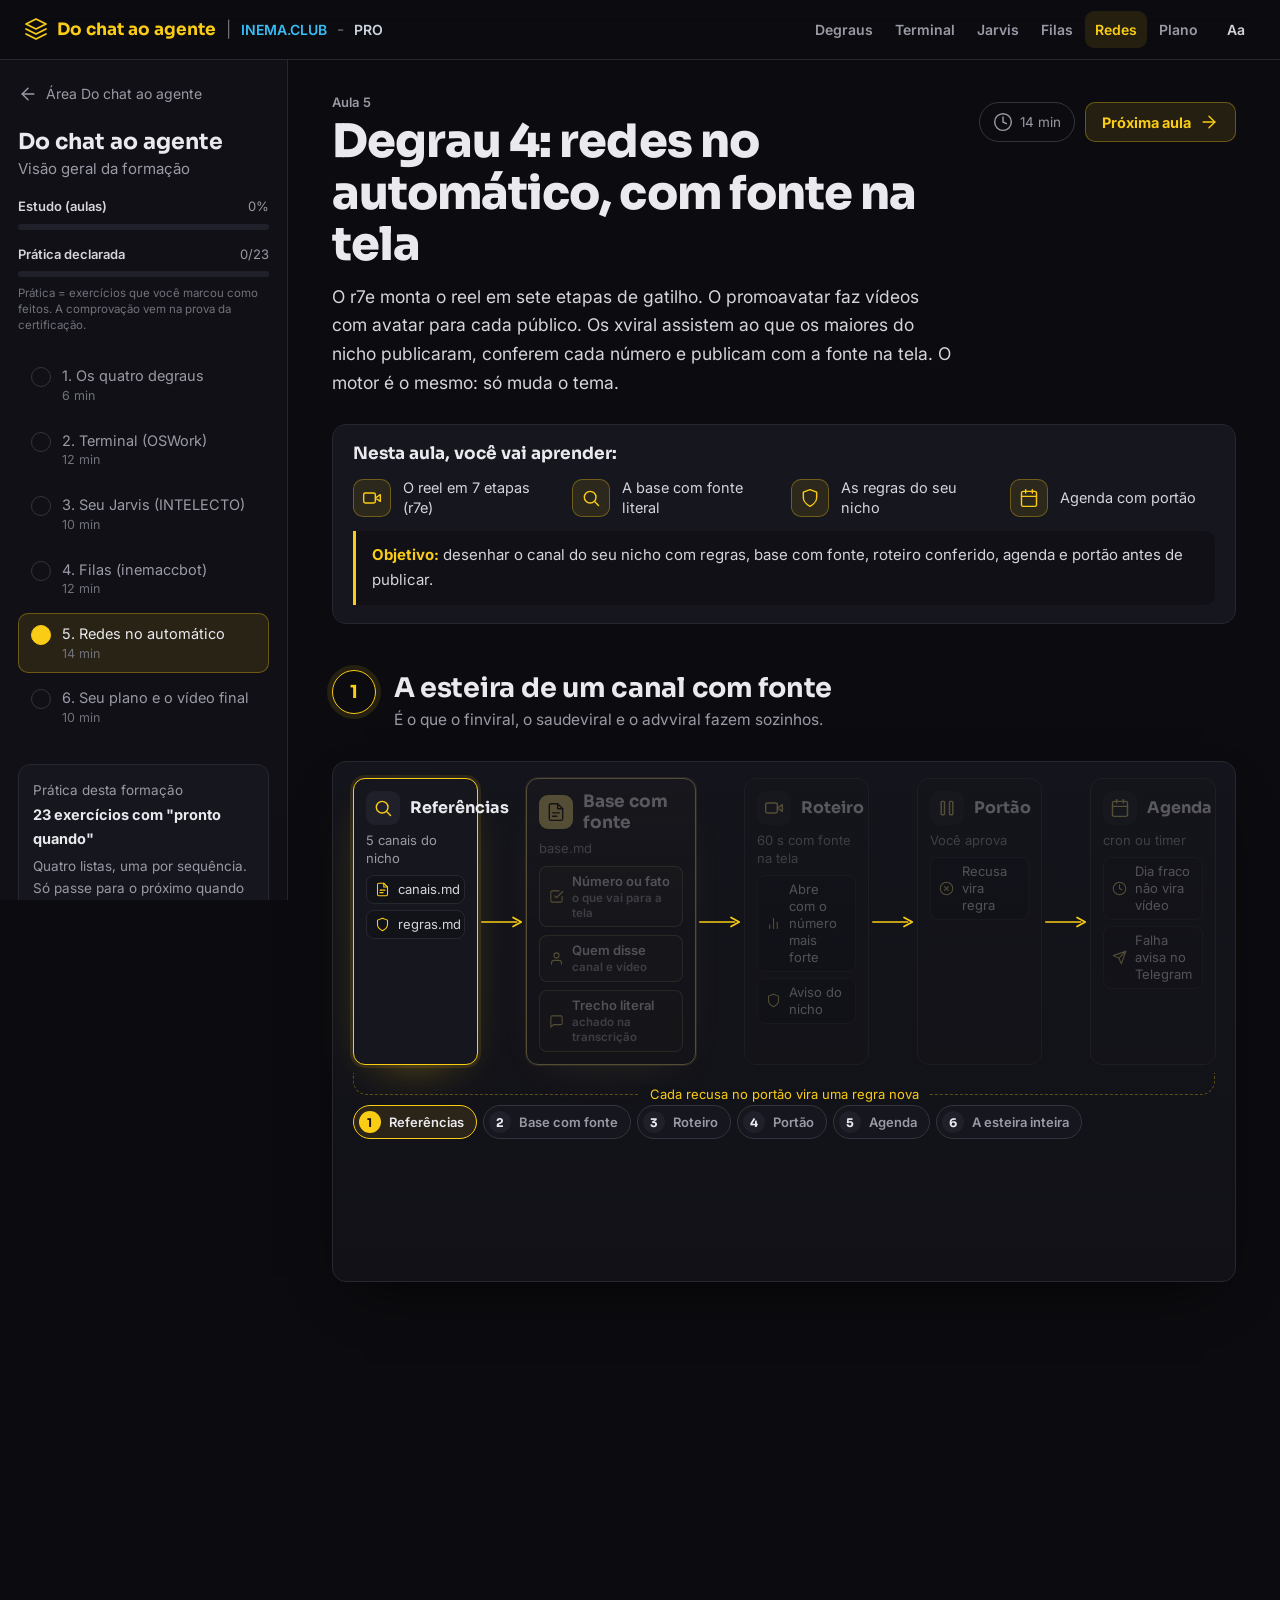
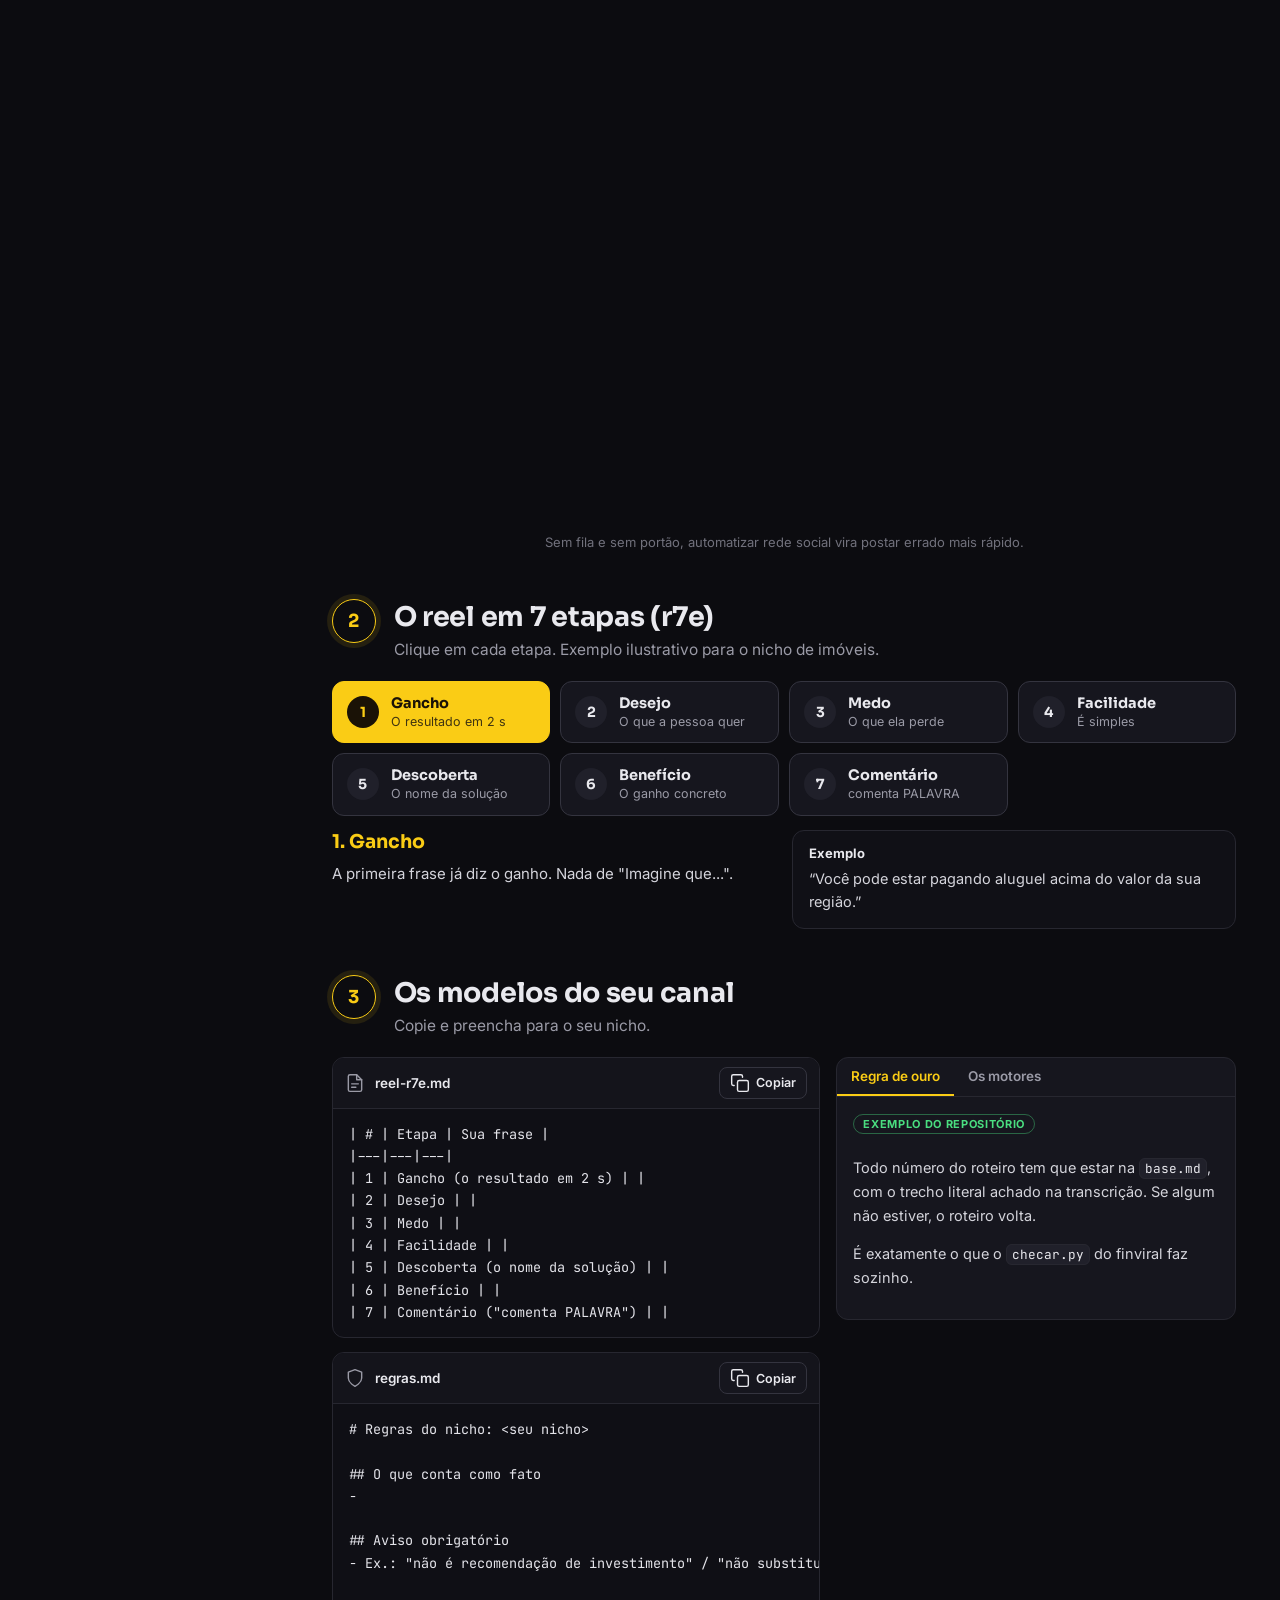
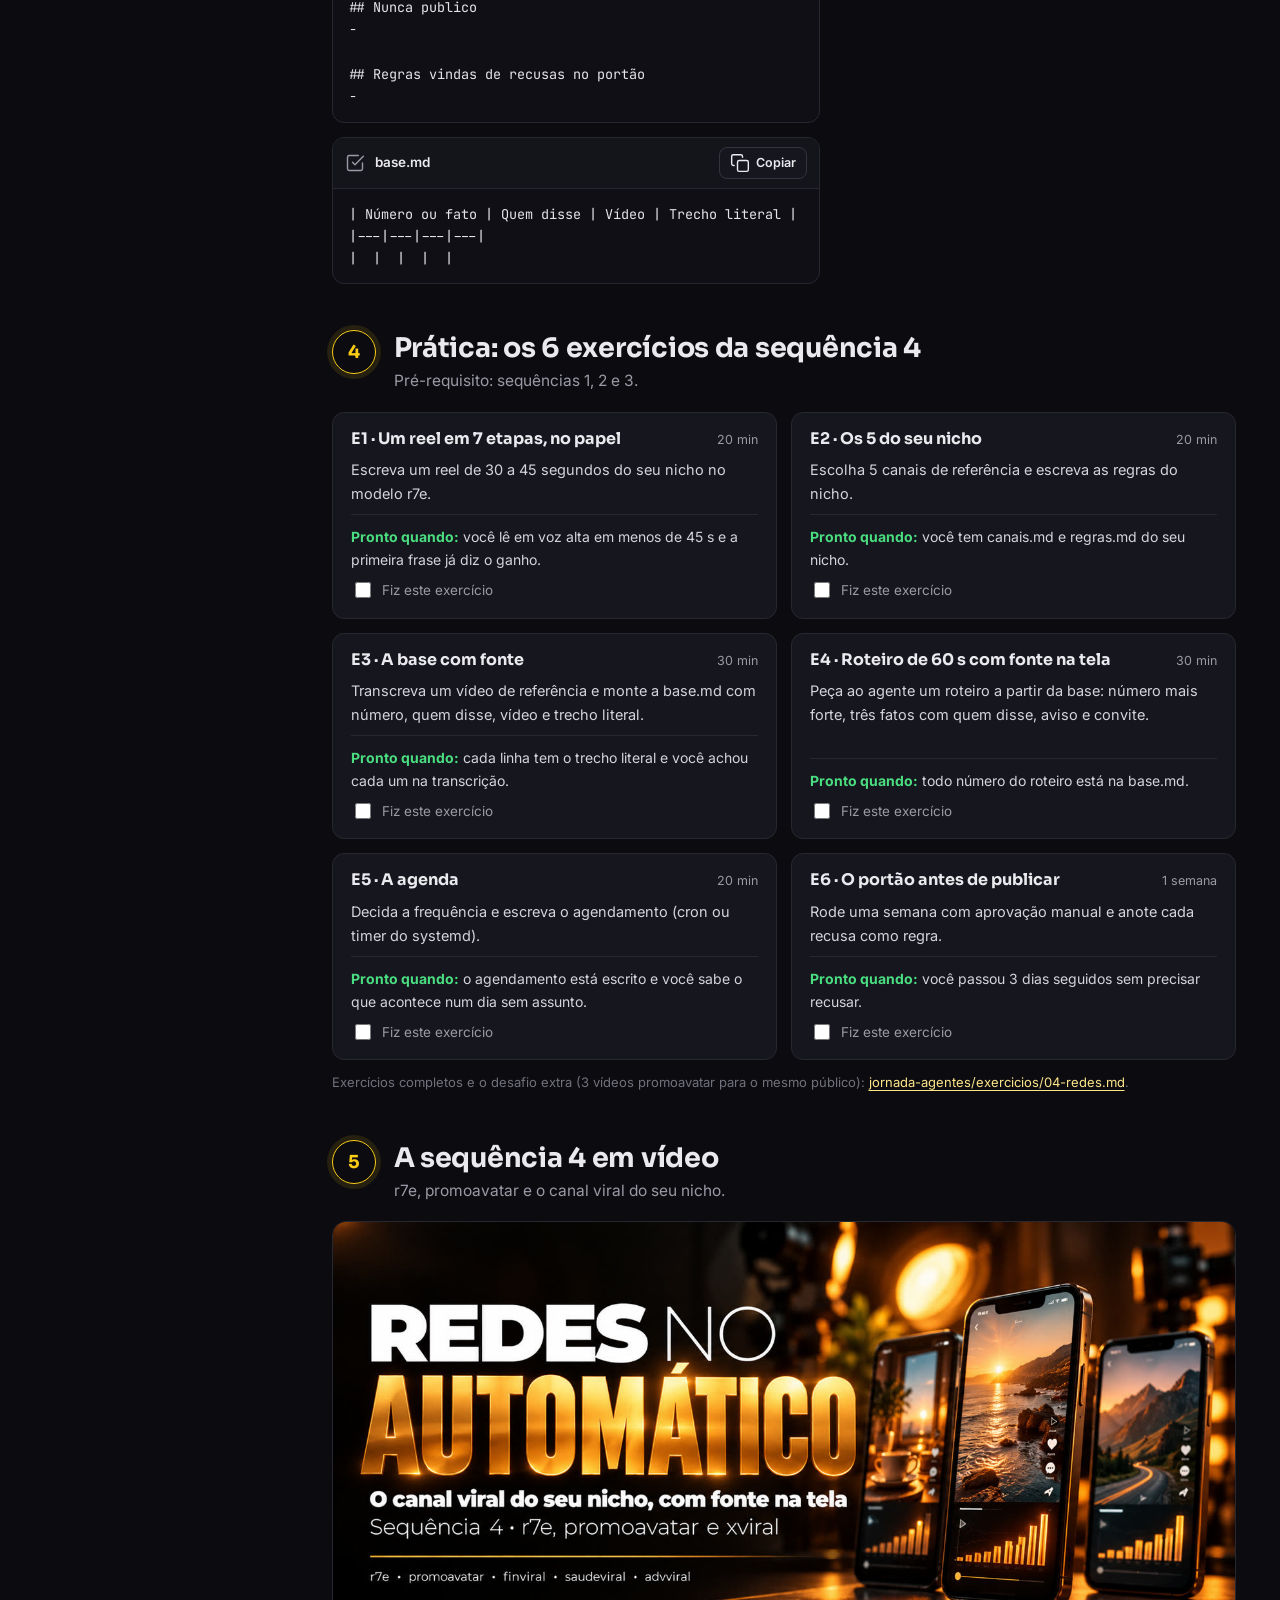
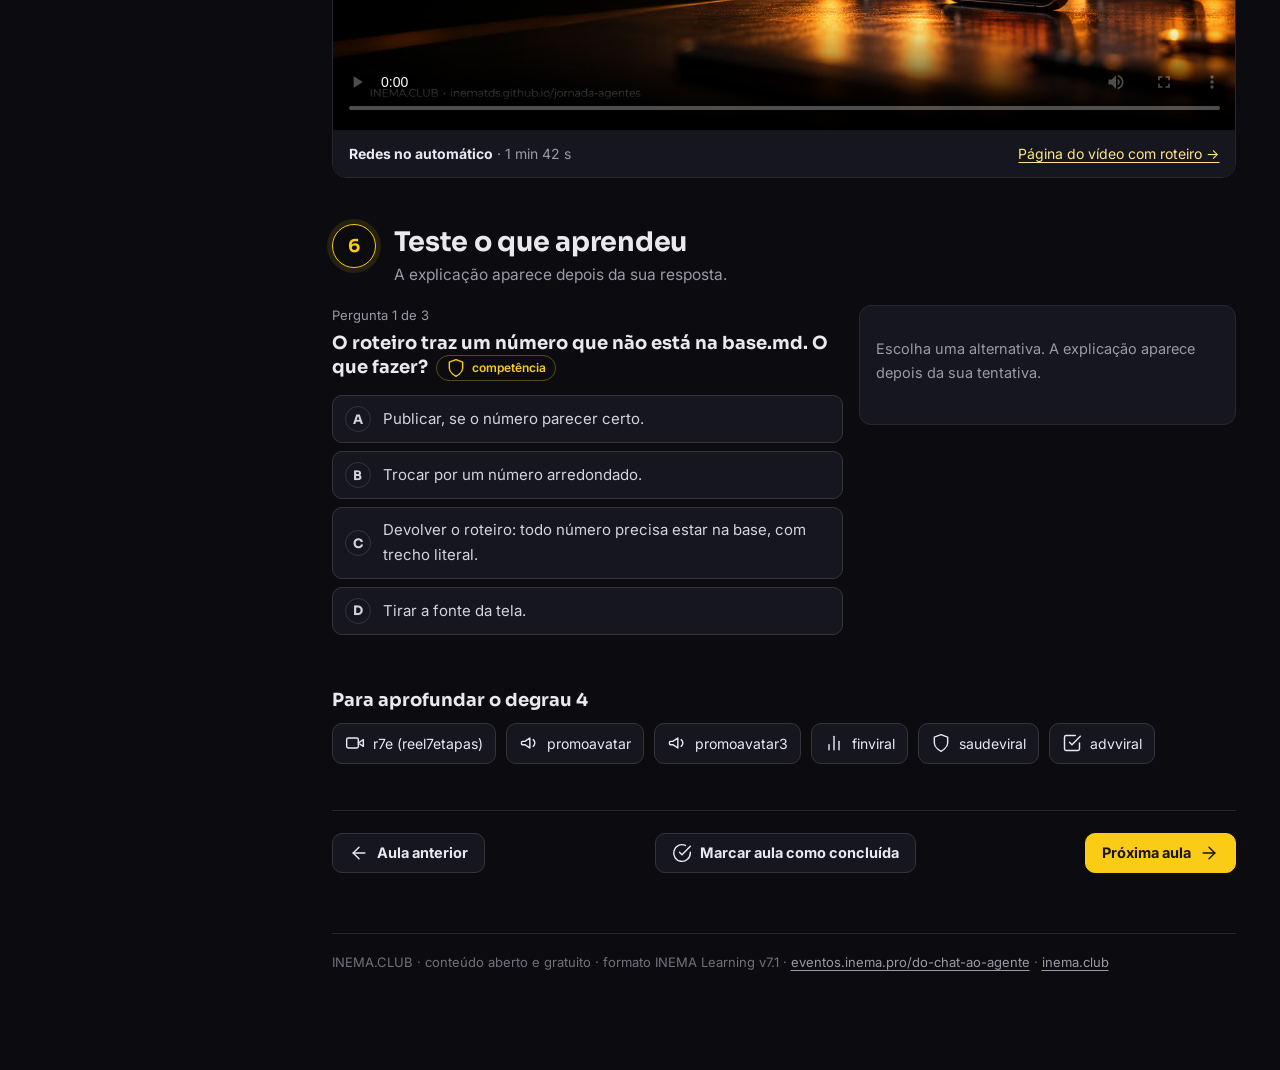
<file: aulas/redes/index.html>
<!DOCTYPE html>
<html lang="pt-BR">
<head>
<meta charset="utf-8"/>
<meta name="viewport" content="width=device-width, initial-scale=1"/>
<title>Degrau 4: redes no automático, com fonte na tela · Do chat ao agente · INEMA</title>
<meta name="description" content="O r7e monta o reel em sete etapas de gatilho. O promoavatar faz vídeos com avatar para cada público. Os xviral assistem ao que os maiores do nicho publicaram, conferem cada número e publicam com a fonte na tela. O motor é o mesmo: só muda o tema."/>
<meta property="og:title" content="Degrau 4: redes no automático, com fonte na tela · Do chat ao agente · INEMA"/>
<meta property="og:description" content="O r7e monta o reel em sete etapas de gatilho. O promoavatar faz vídeos com avatar para cada público. Os xviral assistem ao que os maiores do nicho publicaram, conferem cada número e publicam com a fonte na tela. O motor é o mesmo: só muda o tema."/>
<meta property="og:image" content="https://inematds.github.io/do-chat-ao-agente-v71/assets/img/capa.jpg"/>
<meta name="theme-color" content="#0c0c10"/>
<link rel="icon" href="../../assets/img/favicon.svg" type="image/svg+xml"/>
<link rel="canonical" href="https://inematds.github.io/do-chat-ao-agente-v71/aulas/redes/"/>
<link rel="preconnect" href="https://fonts.googleapis.com"/><link rel="preconnect" href="https://fonts.gstatic.com" crossorigin/>
<link href="https://fonts.googleapis.com/css2?family=Inter:wght@400;500;600;700&family=JetBrains+Mono:wght@400;600&family=Sora:wght@600;700;800&display=swap" rel="stylesheet"/>
<link rel="stylesheet" href="../../assets/v71.css"/>
<script>try{if(JSON.parse(localStorage.getItem("do-chat-ao-agente-v71:tema"))==="papel")document.documentElement.setAttribute("data-tema","papel")}catch(e){}</script>
</head><body data-curso="do-chat-ao-agente-v71" data-aula="redes" data-total="6" data-total-ex="23"><a class="skip" href="#conteudo">Pular para o conteúdo</a><header class="topo"><div class="esq"><button type="button" class="menu-btn" aria-expanded="false" aria-controls="lado"><svg class="ico" viewBox="0 0 24 24" aria-hidden="true"><line x1="3" y1="6" x2="21" y2="6"/><line x1="3" y1="12" x2="21" y2="12"/><line x1="3" y1="18" x2="21" y2="18"/></svg><span class="sr">Aulas</span></button><a class="marca" href="../../index.html"><svg class="ico" viewBox="0 0 24 24" aria-hidden="true"><polygon points="12 2 2 7 12 12 22 7 12 2"/><polyline points="2 17 12 22 22 17"/><polyline points="2 12 12 17 22 12"/></svg><span>Do chat ao agente</span></a><span class="sep">|</span><a class="club" href="https://inema.club" target="_blank" rel="noopener">INEMA.CLUB</a><span class="tr">-</span><a class="pro" href="https://inema.pro" target="_blank" rel="noopener">PRO</a></div><nav class="dir" aria-label="Aulas"><a href="../../aulas/visao-geral/index.html" class="tlink" title="Do chat ao agente: os quatro degraus"><span class="curto">A1</span><span class="longo">Degraus</span></a><a href="../../aulas/terminal/index.html" class="tlink" title="Degrau 1: do chat para o terminal (OSWork)"><span class="curto">A2</span><span class="longo">Terminal</span></a><a href="../../aulas/jarvis/index.html" class="tlink" title="Degrau 2: o seu Jarvis com o INTELECTO"><span class="curto">A3</span><span class="longo">Jarvis</span></a><a href="../../aulas/filas/index.html" class="tlink" title="Degrau 3: filas — dez tarefas e vá dormir"><span class="curto">A4</span><span class="longo">Filas</span></a><a href="../../aulas/redes/index.html" class="tlink on" aria-current="page" title="Degrau 4: redes no automático, com fonte na tela"><span class="curto">A5</span><span class="longo">Redes</span></a><a href="../../aulas/plano/index.html" class="tlink" title="Seu plano: um degrau de cada vez"><span class="curto">A6</span><span class="longo">Plano</span></a><div class="aa"><button type="button" class="aa-btn" aria-expanded="false" aria-controls="aparencia" title="Aparência">Aa</button><div class="aa-pop" id="aparencia" hidden><p>Tema</p><div class="aa-seg"><button type="button" data-tema="escuro">Escuro</button><button type="button" data-tema="papel">Papel claro</button></div><p style="margin-top:12px">Tamanho do texto</p><div class="aa-seg"><button type="button" data-escala="0.9">A−</button><button type="button" data-escala="1">A</button><button type="button" data-escala="1.12">A+</button></div></div></div></nav></header><div class="casca"><aside class="lado" id="lado" aria-label="Aulas"><a class="voltar" href="https://eventos.inema.pro/do-chat-ao-agente/"><svg class="ico" viewBox="0 0 24 24" aria-hidden="true"><line x1="19" y1="12" x2="5" y2="12"/><polyline points="12 19 5 12 12 5"/></svg>Área Do chat ao agente</a><p class="curso-nome">Do chat ao agente</p><p class="curso-sub">Visão geral da formação</p><div class="ind"><span class="ind-rot">Estudo (aulas)</span><span class="prog-txt"><span data-pct>0</span>%</span></div><div class="prog" aria-hidden="true"><i></i></div><div class="ind"><span class="ind-rot">Prática declarada</span><span class="prog-txt"><span data-prat>0</span>/23</span></div><div class="prog pratica" aria-hidden="true"><i></i></div><p class="ind-nota">Prática = exercícios que você marcou como feitos. A comprovação vem na prova da certificação.</p><ol class="lista-aulas"><li><a href="../../aulas/visao-geral/index.html" data-slug="visao-geral" class=""><span class="st" aria-hidden="true"></span><span>1. Os quatro degraus<small>6 min</small></span></a></li><li><a href="../../aulas/terminal/index.html" data-slug="terminal" class=""><span class="st" aria-hidden="true"></span><span>2. Terminal (OSWork)<small>12 min</small></span></a></li><li><a href="../../aulas/jarvis/index.html" data-slug="jarvis" class=""><span class="st" aria-hidden="true"></span><span>3. Seu Jarvis (INTELECTO)<small>10 min</small></span></a></li><li><a href="../../aulas/filas/index.html" data-slug="filas" class=""><span class="st" aria-hidden="true"></span><span>4. Filas (inemaccbot)<small>12 min</small></span></a></li><li><a href="../../aulas/redes/index.html" data-slug="redes" class="atual" aria-current="page"><span class="st" aria-hidden="true"></span><span>5. Redes no automático<small>14 min</small></span></a></li><li><a href="../../aulas/plano/index.html" data-slug="plano" class=""><span class="st" aria-hidden="true"></span><span>6. Seu plano e o vídeo final<small>10 min</small></span></a></li></ol><div class="lado-card">Prática desta formação<b>23 exercícios com "pronto quando"</b>Quatro listas, uma por sequência. Só passe para o próximo quando ele for verdade.<br/><a href="https://inematds.github.io/jornada-agentes/guia/" target="_blank" rel="noopener">Abrir os exercícios →</a></div></aside><main class="principal" id="conteudo"><div class="miolo" data-competencias="roteiro-r7e;base-com-fonte;regras-de-nicho;agenda-com-portao"><div class="aula-topo"><div><p class="kicker">Aula 5</p><h1>Degrau 4: redes no automático, com fonte na tela</h1><p class="lead">O r7e monta o reel em sete etapas de gatilho. O promoavatar faz vídeos com avatar para cada público. Os xviral assistem ao que os maiores do nicho publicaram, conferem cada número e publicam com a fonte na tela. O motor é o mesmo: só muda o tema.</p></div><div class="acoes-topo"><span class="pill"><svg class="ico" viewBox="0 0 24 24" aria-hidden="true"><circle cx="12" cy="12" r="10"/><polyline points="12 6 12 12 16 14"/></svg>14 min</span><a class="btn" href="../../aulas/plano/index.html">Próxima aula <svg class="ico" viewBox="0 0 24 24" aria-hidden="true"><line x1="5" y1="12" x2="19" y2="12"/><polyline points="12 5 19 12 12 19"/></svg></a></div></div><div class="nesta"><h2>Nesta aula, você vai aprender:</h2><ul><li><span class="ic"><svg class="ico" viewBox="0 0 24 24" aria-hidden="true"><rect x="2" y="6" width="14" height="12" rx="2"/><polygon points="22 8 16 12 22 16 22 8"/></svg></span>O reel em 7 etapas (r7e)</li><li><span class="ic"><svg class="ico" viewBox="0 0 24 24" aria-hidden="true"><circle cx="11" cy="11" r="7"/><line x1="21" y1="21" x2="16.6" y2="16.6"/></svg></span>A base com fonte literal</li><li><span class="ic"><svg class="ico" viewBox="0 0 24 24" aria-hidden="true"><path d="M12 22s8-4 8-10V5l-8-3-8 3v7c0 6 8 10 8 10z"/></svg></span>As regras do seu nicho</li><li><span class="ic"><svg class="ico" viewBox="0 0 24 24" aria-hidden="true"><rect x="3" y="4" width="18" height="18" rx="2"/><line x1="16" y1="2" x2="16" y2="6"/><line x1="8" y1="2" x2="8" y2="6"/><line x1="3" y1="10" x2="21" y2="10"/></svg></span>Agenda com portão</li></ul><p class="objetivo"><b>Objetivo:</b> desenhar o canal do seu nicho com regras, base com fonte, roteiro conferido, agenda e portão antes de publicar.</p></div><section class="secao" id="s1"><div class="sec-cab"><span class="num" aria-hidden="true">1</span><div><h2>A esteira de um canal com fonte</h2><p>É o que o finviral, o saudeviral e o advviral fazem sozinhos.</p></div></div><div class="scrolly dg-bloco"><div class="sc-fig"><div class="painel"><div class="dg fluxo"><button type="button" class="dg-no" aria-pressed="false"><span class="cab"><span class="ic"><svg class="ico" viewBox="0 0 24 24" aria-hidden="true"><circle cx="11" cy="11" r="7"/><line x1="21" y1="21" x2="16.6" y2="16.6"/></svg></span>Referências</span><span class="sub">5 canais do nicho</span><ul><li><svg class="ico" viewBox="0 0 24 24" aria-hidden="true"><path d="M14 2H6a2 2 0 0 0-2 2v16a2 2 0 0 0 2 2h12a2 2 0 0 0 2-2V8z"/><polyline points="14 2 14 8 20 8"/><line x1="8" y1="13" x2="16" y2="13"/><line x1="8" y1="17" x2="13" y2="17"/></svg><span>canais.md</span></li><li><svg class="ico" viewBox="0 0 24 24" aria-hidden="true"><path d="M12 22s8-4 8-10V5l-8-3-8 3v7c0 6 8 10 8 10z"/></svg><span>regras.md</span></li></ul><template><b>Referências.</b> Os maiores canais do seu nicho e as regras: o que conta como fato, o aviso obrigatório e o que você nunca publica.</template></button><span class="dg-seta" aria-hidden="true"><svg viewBox="0 0 48 14"><line x1="2" y1="7" x2="40" y2="7"/><path d="M36 2 L45 7 L36 12"/></svg><i class="pulso"></i></span><button type="button" class="dg-no forte" aria-pressed="false"><span class="cab"><span class="ic"><svg class="ico" viewBox="0 0 24 24" aria-hidden="true"><path d="M14 2H6a2 2 0 0 0-2 2v16a2 2 0 0 0 2 2h12a2 2 0 0 0 2-2V8z"/><polyline points="14 2 14 8 20 8"/><line x1="8" y1="13" x2="16" y2="13"/><line x1="8" y1="17" x2="13" y2="17"/></svg></span>Base com fonte</span><span class="sub">base.md</span><ul><li><svg class="ico" viewBox="0 0 24 24" aria-hidden="true"><path d="M9 11l3 3L22 4"/><path d="M21 12v7a2 2 0 0 1-2 2H5a2 2 0 0 1-2-2V5a2 2 0 0 1 2-2h11"/></svg><span>Número ou fato<small>o que vai para a tela</small></span></li><li><svg class="ico" viewBox="0 0 24 24" aria-hidden="true"><path d="M20 21v-2a4 4 0 0 0-4-4H8a4 4 0 0 0-4 4v2"/><circle cx="12" cy="7" r="4"/></svg><span>Quem disse<small>canal e vídeo</small></span></li><li><svg class="ico" viewBox="0 0 24 24" aria-hidden="true"><path d="M21 15a2 2 0 0 1-2 2H7l-4 4V5a2 2 0 0 1 2-2h14a2 2 0 0 1 2 2z"/></svg><span>Trecho literal<small>achado na transcrição</small></span></li></ul><template><b>Base com fonte.</b> A partir da transcrição, cada número entra com quem disse, o vídeo e o trecho literal. Você confere cada trecho na transcrição.</template></button><span class="dg-seta" aria-hidden="true"><svg viewBox="0 0 48 14"><line x1="2" y1="7" x2="40" y2="7"/><path d="M36 2 L45 7 L36 12"/></svg><i class="pulso"></i></span><button type="button" class="dg-no" aria-pressed="false"><span class="cab"><span class="ic"><svg class="ico" viewBox="0 0 24 24" aria-hidden="true"><rect x="2" y="6" width="14" height="12" rx="2"/><polygon points="22 8 16 12 22 16 22 8"/></svg></span>Roteiro</span><span class="sub">60 s com fonte na tela</span><ul><li><svg class="ico" viewBox="0 0 24 24" aria-hidden="true"><line x1="18" y1="20" x2="18" y2="10"/><line x1="12" y1="20" x2="12" y2="4"/><line x1="6" y1="20" x2="6" y2="14"/></svg><span>Abre com o número mais forte</span></li><li><svg class="ico" viewBox="0 0 24 24" aria-hidden="true"><path d="M12 22s8-4 8-10V5l-8-3-8 3v7c0 6 8 10 8 10z"/></svg><span>Aviso do nicho</span></li></ul><template><b>Roteiro.</b> O agente escreve o roteiro só com o que está na base. Número fora da base? O roteiro volta.</template></button><span class="dg-seta" aria-hidden="true"><svg viewBox="0 0 48 14"><line x1="2" y1="7" x2="40" y2="7"/><path d="M36 2 L45 7 L36 12"/></svg><i class="pulso"></i></span><button type="button" class="dg-no" aria-pressed="false"><span class="cab"><span class="ic"><svg class="ico" viewBox="0 0 24 24" aria-hidden="true"><rect x="5" y="4" width="4" height="16" rx="1"/><rect x="15" y="4" width="4" height="16" rx="1"/></svg></span>Portão</span><span class="sub">Você aprova</span><ul><li><svg class="ico" viewBox="0 0 24 24" aria-hidden="true"><circle cx="12" cy="12" r="10"/><line x1="15" y1="9" x2="9" y2="15"/><line x1="9" y1="9" x2="15" y2="15"/></svg><span>Recusa vira regra</span></li></ul><template><b>Portão.</b> Antes de publicar, você aprova. Cada recusa vira uma regra nova em regras.md.</template></button><span class="dg-seta" aria-hidden="true"><svg viewBox="0 0 48 14"><line x1="2" y1="7" x2="40" y2="7"/><path d="M36 2 L45 7 L36 12"/></svg><i class="pulso"></i></span><button type="button" class="dg-no" aria-pressed="false"><span class="cab"><span class="ic"><svg class="ico" viewBox="0 0 24 24" aria-hidden="true"><rect x="3" y="4" width="18" height="18" rx="2"/><line x1="16" y1="2" x2="16" y2="6"/><line x1="8" y1="2" x2="8" y2="6"/><line x1="3" y1="10" x2="21" y2="10"/></svg></span>Agenda</span><span class="sub">cron ou timer</span><ul><li><svg class="ico" viewBox="0 0 24 24" aria-hidden="true"><circle cx="12" cy="12" r="10"/><polyline points="12 6 12 12 16 14"/></svg><span>Dia fraco não vira vídeo</span></li><li><svg class="ico" viewBox="0 0 24 24" aria-hidden="true"><line x1="22" y1="2" x2="11" y2="13"/><polygon points="22 2 15 22 11 13 2 9 22 2"/></svg><span>Falha avisa no Telegram</span></li></ul><template><b>Agenda.</b> A frequência é decidida por você (ex.: segunda a sexta de madrugada e um longo no sábado). Dia sem assunto não vira vídeo, e falha avisa no Telegram.</template></button></div><div class="dg-volta" aria-hidden="true"><span>Cada recusa no portão vira uma regra nova</span></div><nav class="sc-nav" aria-label="Etapas"><button type="button" class="sc-ir" data-ir="0" title="Referências"><b>1</b><span>Referências</span></button><button type="button" class="sc-ir" data-ir="1" title="Base com fonte"><b>2</b><span>Base com fonte</span></button><button type="button" class="sc-ir" data-ir="2" title="Roteiro"><b>3</b><span>Roteiro</span></button><button type="button" class="sc-ir" data-ir="3" title="Portão"><b>4</b><span>Portão</span></button><button type="button" class="sc-ir" data-ir="4" title="Agenda"><b>5</b><span>Agenda</span></button><button type="button" class="sc-ir" data-ir="5" title="A esteira inteira"><b>6</b><span>A esteira inteira</span></button></nav><div class="sc-cap" aria-hidden="true"><span class="sc-n">1/6</span><h3>Referências</h3><p>Os maiores canais do seu nicho e as regras: o que conta como fato, o aviso obrigatório e o que você nunca publica.</p></div><p class="sc-dica"><svg class="ico" viewBox="0 0 24 24" aria-hidden="true"><line x1="5" y1="12" x2="19" y2="12"/><polyline points="12 5 19 12 12 19"/></svg>Role a página: cada etapa abaixo acende a sua parte do diagrama.</p></div></div><ol class="sc-passos"><li class="sc-passo" data-foco="0"><span class="sc-n">1/6</span><h3>Referências</h3><p>Os maiores canais do seu nicho e as regras: o que conta como fato, o aviso obrigatório e o que você nunca publica.</p></li><li class="sc-passo" data-foco="1"><span class="sc-n">2/6</span><h3>Base com fonte</h3><p>A partir da transcrição, cada número entra com quem disse, o vídeo e o trecho literal. Você confere cada trecho na transcrição.</p></li><li class="sc-passo" data-foco="2"><span class="sc-n">3/6</span><h3>Roteiro</h3><p>O agente escreve o roteiro só com o que está na base. Número fora da base? O roteiro volta.</p></li><li class="sc-passo" data-foco="3"><span class="sc-n">4/6</span><h3>Portão</h3><p>Antes de publicar, você aprova. Cada recusa vira uma regra nova em regras.md.</p></li><li class="sc-passo" data-foco="4"><span class="sc-n">5/6</span><h3>Agenda</h3><p>A frequência é decidida por você (ex.: segunda a sexta de madrugada e um longo no sábado). Dia sem assunto não vira vídeo, e falha avisa no Telegram.</p></li><li class="sc-passo" data-foco="0,1,2,3,4"><span class="sc-n">6/6</span><h3>A esteira inteira</h3><p>Referências e regras alimentam a base com fonte; a base limita o roteiro; o portão decide o que sai; a agenda publica só em dia com assunto. Cada recusa vira regra nova.</p></li></ol><p class="dg-legenda">Sem fila e sem portão, automatizar rede social vira postar errado mais rápido.</p></div></section><section class="secao" id="s2"><div class="sec-cab"><span class="num" aria-hidden="true">2</span><div><h2>O reel em 7 etapas (r7e)</h2><p>Clique em cada etapa. Exemplo ilustrativo para o nicho de imóveis.</p></div></div><div class="passos"><div class="passos-tabs" role="tablist" style="--n:4"><button type="button" class="ptab" role="tab" data-alvo="p0" aria-selected="true"><span class="pn">1</span><span><b>Gancho</b><small>O resultado em 2 s</small></span></button><button type="button" class="ptab" role="tab" data-alvo="p1" aria-selected="false"><span class="pn">2</span><span><b>Desejo</b><small>O que a pessoa quer</small></span></button><button type="button" class="ptab" role="tab" data-alvo="p2" aria-selected="false"><span class="pn">3</span><span><b>Medo</b><small>O que ela perde</small></span></button><button type="button" class="ptab" role="tab" data-alvo="p3" aria-selected="false"><span class="pn">4</span><span><b>Facilidade</b><small>É simples</small></span></button><button type="button" class="ptab" role="tab" data-alvo="p4" aria-selected="false"><span class="pn">5</span><span><b>Descoberta</b><small>O nome da solução</small></span></button><button type="button" class="ptab" role="tab" data-alvo="p5" aria-selected="false"><span class="pn">6</span><span><b>Benefício</b><small>O ganho concreto</small></span></button><button type="button" class="ptab" role="tab" data-alvo="p6" aria-selected="false"><span class="pn">7</span><span><b>Comentário</b><small>comenta PALAVRA</small></span></button></div><div class="pcorpo" data-painel="p0"><div><h3>1. Gancho</h3><p>A primeira frase já diz o ganho. Nada de "Imagine que...".</p></div><div class="ex"><span class="rot">Exemplo</span><q>Você pode estar pagando aluguel acima do valor da sua região.</q></div></div><div class="pcorpo" data-painel="p1" hidden><div><h3>2. Desejo</h3><p>Mostre o que muda na vida de quem assiste.</p></div><div class="ex"><span class="rot">Exemplo</span><q>Pagar o justo e usar a diferença no que importa.</q></div></div><div class="pcorpo" data-painel="p2" hidden><div><h3>3. Medo</h3><p>O custo de não fazer nada, sem exagero.</p></div><div class="ex"><span class="rot">Exemplo</span><q>Todo mês sem conferir é dinheiro que não volta.</q></div></div><div class="pcorpo" data-painel="p3" hidden><div><h3>4. Facilidade</h3><p>Mostre que o primeiro passo é pequeno.</p></div><div class="ex"><span class="rot">Exemplo</span><q>Leva cinco minutos e você só precisa do endereço.</q></div></div><div class="pcorpo" data-painel="p4" hidden><div><h3>5. Descoberta</h3><p>Aqui entra o nome: a ferramenta, o método, o curso.</p></div><div class="ex"><span class="rot">Exemplo</span><q>Use a tabela de preços por bairro que eu deixei no link.</q></div></div><div class="pcorpo" data-painel="p5" hidden><div><h3>6. Benefício</h3><p>O resultado que a pessoa leva, de novo e mais concreto.</p></div><div class="ex"><span class="rot">Exemplo</span><q>Você chega na renovação do contrato com o número na mão.</q></div></div><div class="pcorpo" data-painel="p6" hidden><div><h3>7. Comentário</h3><p>O convite final, com uma palavra só.</p></div><div class="ex"><span class="rot">Exemplo</span><q>Comenta ALUGUEL que eu te mando a tabela.</q></div></div></div></section><section class="secao" id="s3"><div class="sec-cab"><span class="num" aria-hidden="true">3</span><div><h2>Os modelos do seu canal</h2><p>Copie e preencha para o seu nicho.</p></div></div><div class="cods"><div><div class="cod"><div class="cod-cab"><svg class="ico" viewBox="0 0 24 24" aria-hidden="true"><path d="M14 2H6a2 2 0 0 0-2 2v16a2 2 0 0 0 2 2h12a2 2 0 0 0 2-2V8z"/><polyline points="14 2 14 8 20 8"/><line x1="8" y1="13" x2="16" y2="13"/><line x1="8" y1="17" x2="13" y2="17"/></svg><b>reel-r7e.md</b><button type="button" class="copiar" data-rot="Copiar" data-ok="Copiado"><svg class="ico" viewBox="0 0 24 24" aria-hidden="true"><rect x="9" y="9" width="13" height="13" rx="2"/><path d="M5 15H4a2 2 0 0 1-2-2V4a2 2 0 0 1 2-2h9a2 2 0 0 1 2 2v1"/></svg><span>Copiar</span></button></div><pre>| # | Etapa | Sua frase |
|---|---|---|
| 1 | Gancho (o resultado em 2 s) | |
| 2 | Desejo | |
| 3 | Medo | |
| 4 | Facilidade | |
| 5 | Descoberta (o nome da solução) | |
| 6 | Benefício | |
| 7 | Comentário (&quot;comenta PALAVRA&quot;) | |</pre></div><div class="cod"><div class="cod-cab"><svg class="ico" viewBox="0 0 24 24" aria-hidden="true"><path d="M12 22s8-4 8-10V5l-8-3-8 3v7c0 6 8 10 8 10z"/></svg><b>regras.md</b><button type="button" class="copiar" data-rot="Copiar" data-ok="Copiado"><svg class="ico" viewBox="0 0 24 24" aria-hidden="true"><rect x="9" y="9" width="13" height="13" rx="2"/><path d="M5 15H4a2 2 0 0 1-2-2V4a2 2 0 0 1 2-2h9a2 2 0 0 1 2 2v1"/></svg><span>Copiar</span></button></div><pre># Regras do nicho: &lt;seu nicho&gt;

## O que conta como fato
- 

## Aviso obrigatório
- Ex.: &quot;não é recomendação de investimento&quot; / &quot;não substitui consulta&quot;

## Nunca publico
- 

## Regras vindas de recusas no portão
- </pre></div><div class="cod"><div class="cod-cab"><svg class="ico" viewBox="0 0 24 24" aria-hidden="true"><path d="M9 11l3 3L22 4"/><path d="M21 12v7a2 2 0 0 1-2 2H5a2 2 0 0 1-2-2V5a2 2 0 0 1 2-2h11"/></svg><b>base.md</b><button type="button" class="copiar" data-rot="Copiar" data-ok="Copiado"><svg class="ico" viewBox="0 0 24 24" aria-hidden="true"><rect x="9" y="9" width="13" height="13" rx="2"/><path d="M5 15H4a2 2 0 0 1-2-2V4a2 2 0 0 1 2-2h9a2 2 0 0 1 2 2v1"/></svg><span>Copiar</span></button></div><pre>| Número ou fato | Quem disse | Vídeo | Trecho literal |
|---|---|---|---|
|  |  |  |  |</pre></div></div><div class="saida"><div class="saida-tabs" role="tablist"><button type="button" data-alvo="s0" aria-selected="true">Regra de ouro</button><button type="button" data-alvo="s1" aria-selected="false">Os motores</button></div><div class="saida-corpo" data-painel="s0"><span class="selo real">Exemplo do repositório</span><p>Todo número do roteiro tem que estar na <code>base.md</code>, com o trecho literal achado na transcrição. Se algum não estiver, o roteiro volta.</p><p>É exatamente o que o <code>checar.py</code> do finviral faz sozinho.</p></div><div class="saida-corpo" data-painel="s1" hidden><ul><li><b>r7e</b>: reel em 7 etapas com portões de qualidade.</li><li><b>promoavatar</b>: um vídeo por público, 12 públicos, com portão no meio.</li><li><b>promoavatar3</b>: alcance, autoridade e promocional para o mesmo público.</li><li><b>finviral, saudeviral, advviral</b>: o mesmo motor em finanças, saúde e direito.</li></ul></div></div></div></section><section class="secao" id="s4"><div class="sec-cab"><span class="num" aria-hidden="true">4</span><div><h2>Prática: os 6 exercícios da sequência 4</h2><p>Pré-requisito: sequências 1, 2 e 3.</p></div></div><div class="exs"><article class="exc"><div class="t"><h3>E1 · Um reel em 7 etapas, no papel</h3><span class="min">20 min</span></div><p>Escreva um reel de 30 a 45 segundos do seu nicho no modelo r7e.</p><p class="pronto"><b>Pronto quando:</b> você lê em voz alta em menos de 45 s e a primeira frase já diz o ganho.</p><label><input type="checkbox" data-id="redes-e1"/>Fiz este exercício</label></article><article class="exc"><div class="t"><h3>E2 · Os 5 do seu nicho</h3><span class="min">20 min</span></div><p>Escolha 5 canais de referência e escreva as regras do nicho.</p><p class="pronto"><b>Pronto quando:</b> você tem canais.md e regras.md do seu nicho.</p><label><input type="checkbox" data-id="redes-e2"/>Fiz este exercício</label></article><article class="exc"><div class="t"><h3>E3 · A base com fonte</h3><span class="min">30 min</span></div><p>Transcreva um vídeo de referência e monte a base.md com número, quem disse, vídeo e trecho literal.</p><p class="pronto"><b>Pronto quando:</b> cada linha tem o trecho literal e você achou cada um na transcrição.</p><label><input type="checkbox" data-id="redes-e3"/>Fiz este exercício</label></article><article class="exc"><div class="t"><h3>E4 · Roteiro de 60 s com fonte na tela</h3><span class="min">30 min</span></div><p>Peça ao agente um roteiro a partir da base: número mais forte, três fatos com quem disse, aviso e convite.</p><p class="pronto"><b>Pronto quando:</b> todo número do roteiro está na base.md.</p><label><input type="checkbox" data-id="redes-e4"/>Fiz este exercício</label></article><article class="exc"><div class="t"><h3>E5 · A agenda</h3><span class="min">20 min</span></div><p>Decida a frequência e escreva o agendamento (cron ou timer do systemd).</p><p class="pronto"><b>Pronto quando:</b> o agendamento está escrito e você sabe o que acontece num dia sem assunto.</p><label><input type="checkbox" data-id="redes-e5"/>Fiz este exercício</label></article><article class="exc"><div class="t"><h3>E6 · O portão antes de publicar</h3><span class="min">1 semana</span></div><p>Rode uma semana com aprovação manual e anote cada recusa como regra.</p><p class="pronto"><b>Pronto quando:</b> você passou 3 dias seguidos sem precisar recusar.</p><label><input type="checkbox" data-id="redes-e6"/>Fiz este exercício</label></article></div><p class="dg-legenda">Exercícios completos e o desafio extra (3 vídeos promoavatar para o mesmo público): <a href="https://github.com/inematds/jornada-agentes/blob/main/exercicios/04-redes.md" target="_blank" rel="noopener">jornada-agentes/exercicios/04-redes.md</a>.</p></section><section class="secao" id="s5"><div class="sec-cab"><span class="num" aria-hidden="true">5</span><div><h2>A sequência 4 em vídeo</h2><p>r7e, promoavatar e o canal viral do seu nicho.</p></div></div><div class="video"><video controls preload="metadata" playsinline poster="../../assets/img/seq4-redes.jpg"><source src="https://github.com/inematds/jornada-agentes/releases/download/video-v2.0.0/jornada-seq4-redes-16x9.mp4" type="video/mp4"/><track kind="subtitles" srclang="pt" label="Português" src="../../assets/vtt/seq4-redes.vtt" default/></video><div class="video-leg"><span><b>Redes no automático</b> · 1 min 42 s</span><a href="https://inematds.github.io/jornada-agentes/serie/seq4-redes/" target="_blank" rel="noopener">Página do vídeo com roteiro →</a></div></div></section><section class="secao" id="s6"><div class="sec-cab"><span class="num" aria-hidden="true">6</span><div><h2>Teste o que aprendeu</h2><p>A explicação aparece depois da sua resposta.</p></div></div><div class="quiz"><div><div class="q-item"><p class="q-cont">Pergunta 1 de 3</p><p class="q-p">O roteiro traz um número que não está na base.md. O que fazer?<span class="cert-tag"><svg class="ico" viewBox="0 0 24 24" aria-hidden="true"><path d="M12 22s8-4 8-10V5l-8-3-8 3v7c0 6 8 10 8 10z"/></svg>competência</span></p><div class="q-ops"><button type="button" class="q-op" data-certa="0"><span class="l">A</span>Publicar, se o número parecer certo.</button><button type="button" class="q-op" data-certa="0"><span class="l">B</span>Trocar por um número arredondado.</button><button type="button" class="q-op" data-certa="1"><span class="l">C</span>Devolver o roteiro: todo número precisa estar na base, com trecho literal.</button><button type="button" class="q-op" data-certa="0"><span class="l">D</span>Tirar a fonte da tela.</button></div><template class="ok"><div class="r ok"><svg class="ico" viewBox="0 0 24 24" aria-hidden="true"><path d="M22 11.1V12a10 10 0 1 1-5.9-9.1"/><polyline points="22 4 12 14 9 11"/></svg>Correto</div>A regra do E4: todo número do roteiro está na base.md. Se não estiver, o roteiro volta.</template><template class="no"><div class="r no"><svg class="ico" viewBox="0 0 24 24" aria-hidden="true"><circle cx="12" cy="12" r="10"/><line x1="15" y1="9" x2="9" y2="15"/><line x1="9" y1="9" x2="15" y2="15"/></svg>Não é essa</div>A regra do E4: todo número do roteiro está na base.md. Se não estiver, o roteiro volta.<a class="q-ref" href="#s1"><svg class="ico" viewBox="0 0 24 24" aria-hidden="true"><line x1="5" y1="12" x2="19" y2="12"/><polyline points="12 5 19 12 12 19"/></svg>Rever: A esteira de um canal com fonte</a></template></div><div class="q-item" hidden><p class="q-cont">Pergunta 2 de 3</p><p class="q-p">Qual é a primeira frase de um reel r7e?</p><div class="q-ops"><button type="button" class="q-op" data-certa="0"><span class="l">A</span>Uma apresentação pessoal.</button><button type="button" class="q-op" data-certa="1"><span class="l">B</span>O ganho, o resultado em 2 segundos.</button><button type="button" class="q-op" data-certa="0"><span class="l">C</span>O nome da ferramenta.</button><button type="button" class="q-op" data-certa="0"><span class="l">D</span>O convite para comentar.</button></div><template class="ok"><div class="r ok"><svg class="ico" viewBox="0 0 24 24" aria-hidden="true"><path d="M22 11.1V12a10 10 0 1 1-5.9-9.1"/><polyline points="22 4 12 14 9 11"/></svg>Correto</div>Gancho é o resultado em 2 segundos. O nome da solução só aparece na etapa 5 (descoberta).</template><template class="no"><div class="r no"><svg class="ico" viewBox="0 0 24 24" aria-hidden="true"><circle cx="12" cy="12" r="10"/><line x1="15" y1="9" x2="9" y2="15"/><line x1="9" y1="9" x2="15" y2="15"/></svg>Não é essa</div>Gancho é o resultado em 2 segundos. O nome da solução só aparece na etapa 5 (descoberta).<a class="q-ref" href="#s2"><svg class="ico" viewBox="0 0 24 24" aria-hidden="true"><line x1="5" y1="12" x2="19" y2="12"/><polyline points="12 5 19 12 12 19"/></svg>Rever: O reel em 7 etapas (r7e)</a></template></div><div class="q-item" hidden><p class="q-cont">Pergunta 3 de 3</p><p class="q-p">Quando é razoável tirar o portão de uma etapa?</p><div class="q-ops"><button type="button" class="q-op" data-certa="0"><span class="l">A</span>Na primeira semana, para ganhar tempo.</button><button type="button" class="q-op" data-certa="1"><span class="l">B</span>Depois de alguns dias seguidos sem precisar recusar nada.</button><button type="button" class="q-op" data-certa="0"><span class="l">C</span>Nunca, o portão é obrigatório em tudo.</button><button type="button" class="q-op" data-certa="0"><span class="l">D</span>Quando o canal passar de mil inscritos.</button></div><template class="ok"><div class="r ok"><svg class="ico" viewBox="0 0 24 24" aria-hidden="true"><path d="M22 11.1V12a10 10 0 1 1-5.9-9.1"/><polyline points="22 4 12 14 9 11"/></svg>Correto</div>O E6 pede três dias seguidos sem recusa. Só então pense em tirar o portão de alguma etapa.</template><template class="no"><div class="r no"><svg class="ico" viewBox="0 0 24 24" aria-hidden="true"><circle cx="12" cy="12" r="10"/><line x1="15" y1="9" x2="9" y2="15"/><line x1="9" y1="9" x2="15" y2="15"/></svg>Não é essa</div>O E6 pede três dias seguidos sem recusa. Só então pense em tirar o portão de alguma etapa.<a class="q-ref" href="#s4"><svg class="ico" viewBox="0 0 24 24" aria-hidden="true"><line x1="5" y1="12" x2="19" y2="12"/><polyline points="12 5 19 12 12 19"/></svg>Rever: Prática: os 6 exercícios da sequência 4</a></template></div><div class="q-nav"><button type="button" class="btn neutro q-revisar" hidden>Revisar as erradas</button><button type="button" class="btn neutro q-refazer" hidden>Refazer o teste</button><button type="button" class="btn cheio q-prox" hidden data-fim="Ver resultado">Próxima pergunta <svg class="ico" viewBox="0 0 24 24" aria-hidden="true"><line x1="5" y1="12" x2="19" y2="12"/><polyline points="12 5 19 12 12 19"/></svg></button></div></div><div class="q-fb" aria-live="polite"></div><template class="total"><div class="r ok"><svg class="ico" viewBox="0 0 24 24" aria-hidden="true"><path d="M22 11.1V12a10 10 0 1 1-5.9-9.1"/><polyline points="22 4 12 14 9 11"/></svg>Teste concluído</div>Você acertou {a} de {n}. Acertando todas, a aula é marcada como concluída.</template><template class="q-aguarda"><p class="aguarda">Escolha uma alternativa. A explicação aparece depois da sua tentativa.</p></template></div></section><section class="secao extra"><h2 class="extra-t">Para aprofundar o degrau 4</h2><div class="links"><a href="https://inematds.github.io/reel7etapas/guia/" target="_blank" rel="noopener"><svg class="ico" viewBox="0 0 24 24" aria-hidden="true"><rect x="2" y="6" width="14" height="12" rx="2"/><polygon points="22 8 16 12 22 16 22 8"/></svg>r7e (reel7etapas)</a><a href="https://inematds.github.io/promoavatar/guia/" target="_blank" rel="noopener"><svg class="ico" viewBox="0 0 24 24" aria-hidden="true"><path d="M3 11v2a1 1 0 0 0 1 1h3l6 4V6L7 10H4a1 1 0 0 0-1 1z"/><path d="M17 8a5 5 0 0 1 0 8"/></svg>promoavatar</a><a href="https://inematds.github.io/promoavatar3/guia/" target="_blank" rel="noopener"><svg class="ico" viewBox="0 0 24 24" aria-hidden="true"><path d="M3 11v2a1 1 0 0 0 1 1h3l6 4V6L7 10H4a1 1 0 0 0-1 1z"/><path d="M17 8a5 5 0 0 1 0 8"/></svg>promoavatar3</a><a href="https://inematds.github.io/finviral/guia/" target="_blank" rel="noopener"><svg class="ico" viewBox="0 0 24 24" aria-hidden="true"><line x1="18" y1="20" x2="18" y2="10"/><line x1="12" y1="20" x2="12" y2="4"/><line x1="6" y1="20" x2="6" y2="14"/></svg>finviral</a><a href="https://inematds.github.io/saudeviral/guia/" target="_blank" rel="noopener"><svg class="ico" viewBox="0 0 24 24" aria-hidden="true"><path d="M12 22s8-4 8-10V5l-8-3-8 3v7c0 6 8 10 8 10z"/></svg>saudeviral</a><a href="https://inematds.github.io/advviral/guia/" target="_blank" rel="noopener"><svg class="ico" viewBox="0 0 24 24" aria-hidden="true"><path d="M9 11l3 3L22 4"/><path d="M21 12v7a2 2 0 0 1-2 2H5a2 2 0 0 1-2-2V5a2 2 0 0 1 2-2h11"/></svg>advviral</a></div></section><div class="fim-aula"><a class="btn neutro" href="../../aulas/filas/index.html"><svg class="ico" viewBox="0 0 24 24" aria-hidden="true"><line x1="19" y1="12" x2="5" y2="12"/><polyline points="12 19 5 12 12 5"/></svg>Aula anterior</a><button type="button" class="btn neutro concluir" aria-pressed="false"><svg class="ico" viewBox="0 0 24 24" aria-hidden="true"><path d="M22 11.1V12a10 10 0 1 1-5.9-9.1"/><polyline points="22 4 12 14 9 11"/></svg>Marcar aula como concluída</button><a class="btn cheio" href="../../aulas/plano/index.html">Próxima aula <svg class="ico" viewBox="0 0 24 24" aria-hidden="true"><line x1="5" y1="12" x2="19" y2="12"/><polyline points="12 5 19 12 12 19"/></svg></a></div><footer class="rodape">INEMA.CLUB · conteúdo aberto e gratuito · formato INEMA Learning v7.1 · <a href="https://eventos.inema.pro/do-chat-ao-agente/">eventos.inema.pro/do-chat-ao-agente</a> · <a href="https://inema.club/">inema.club</a></footer></div></main></div><script src="../../assets/v71.js"></script></body></html>
</file>
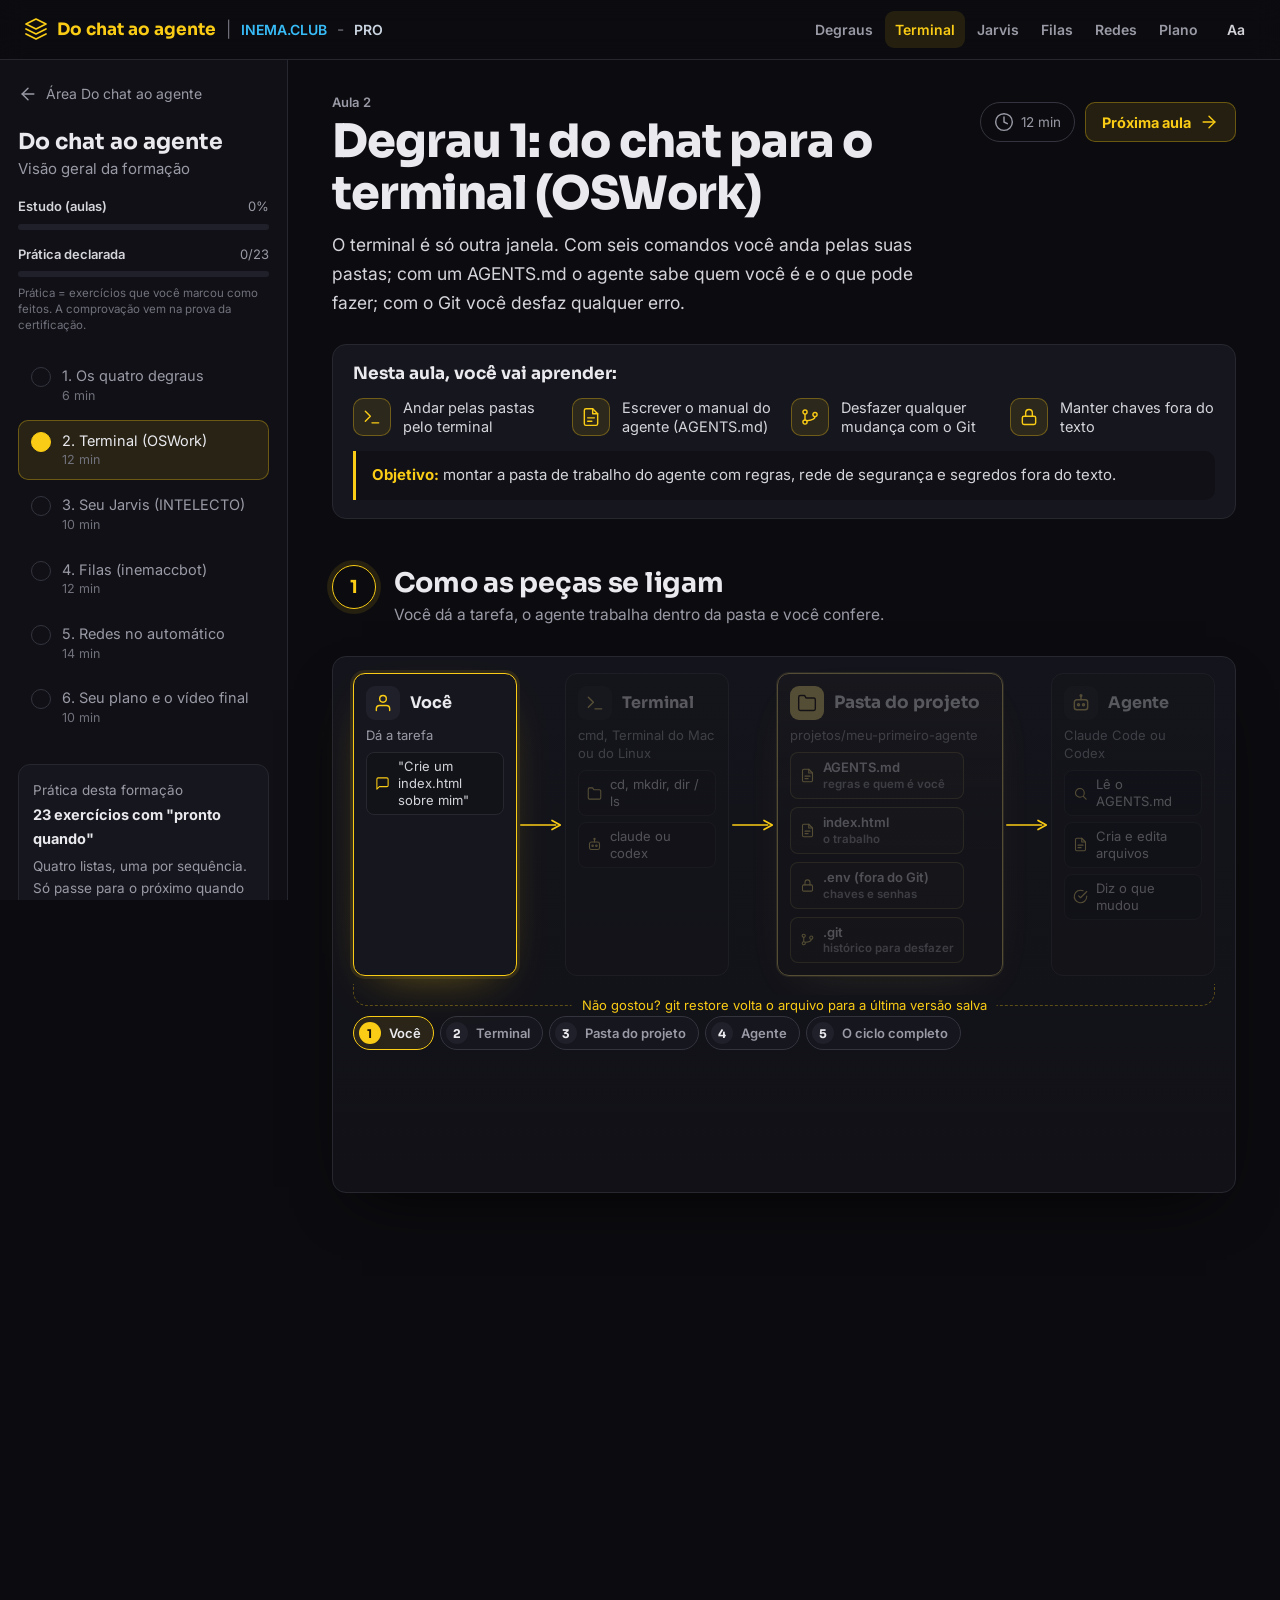
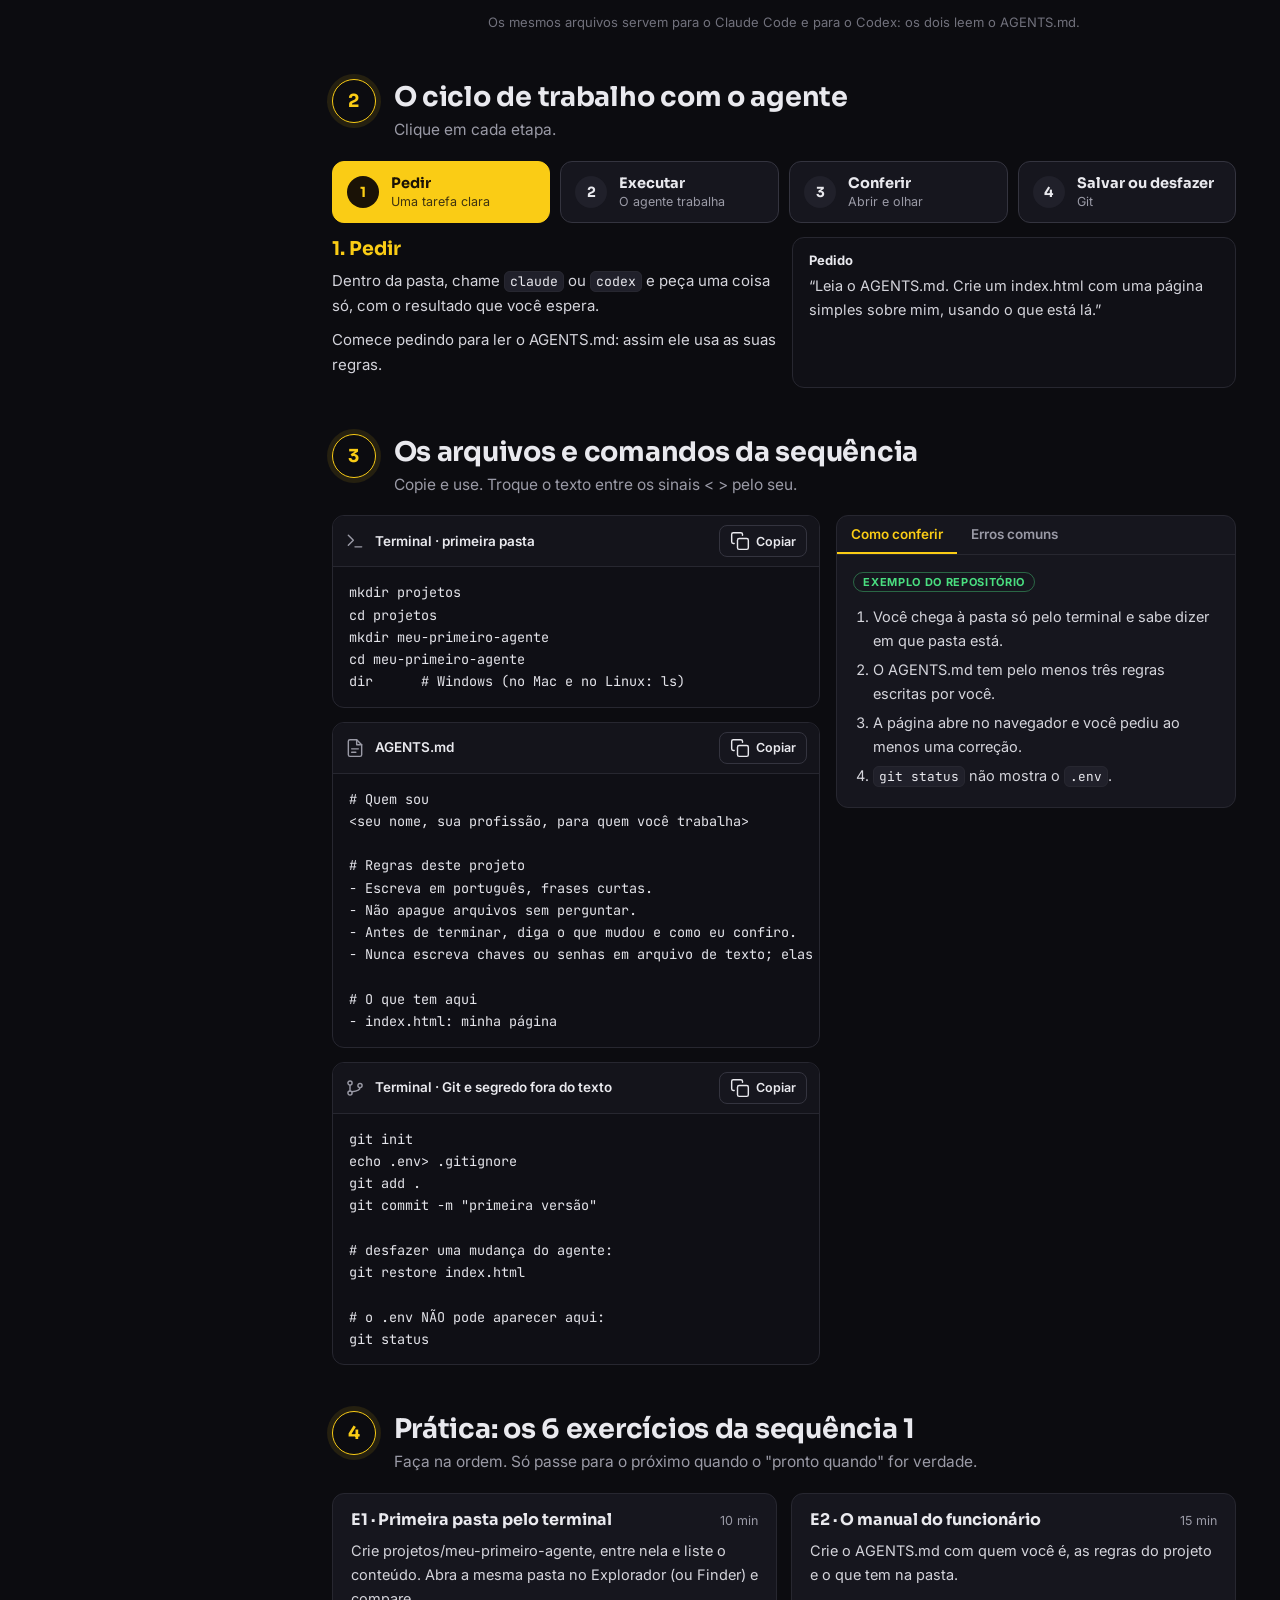
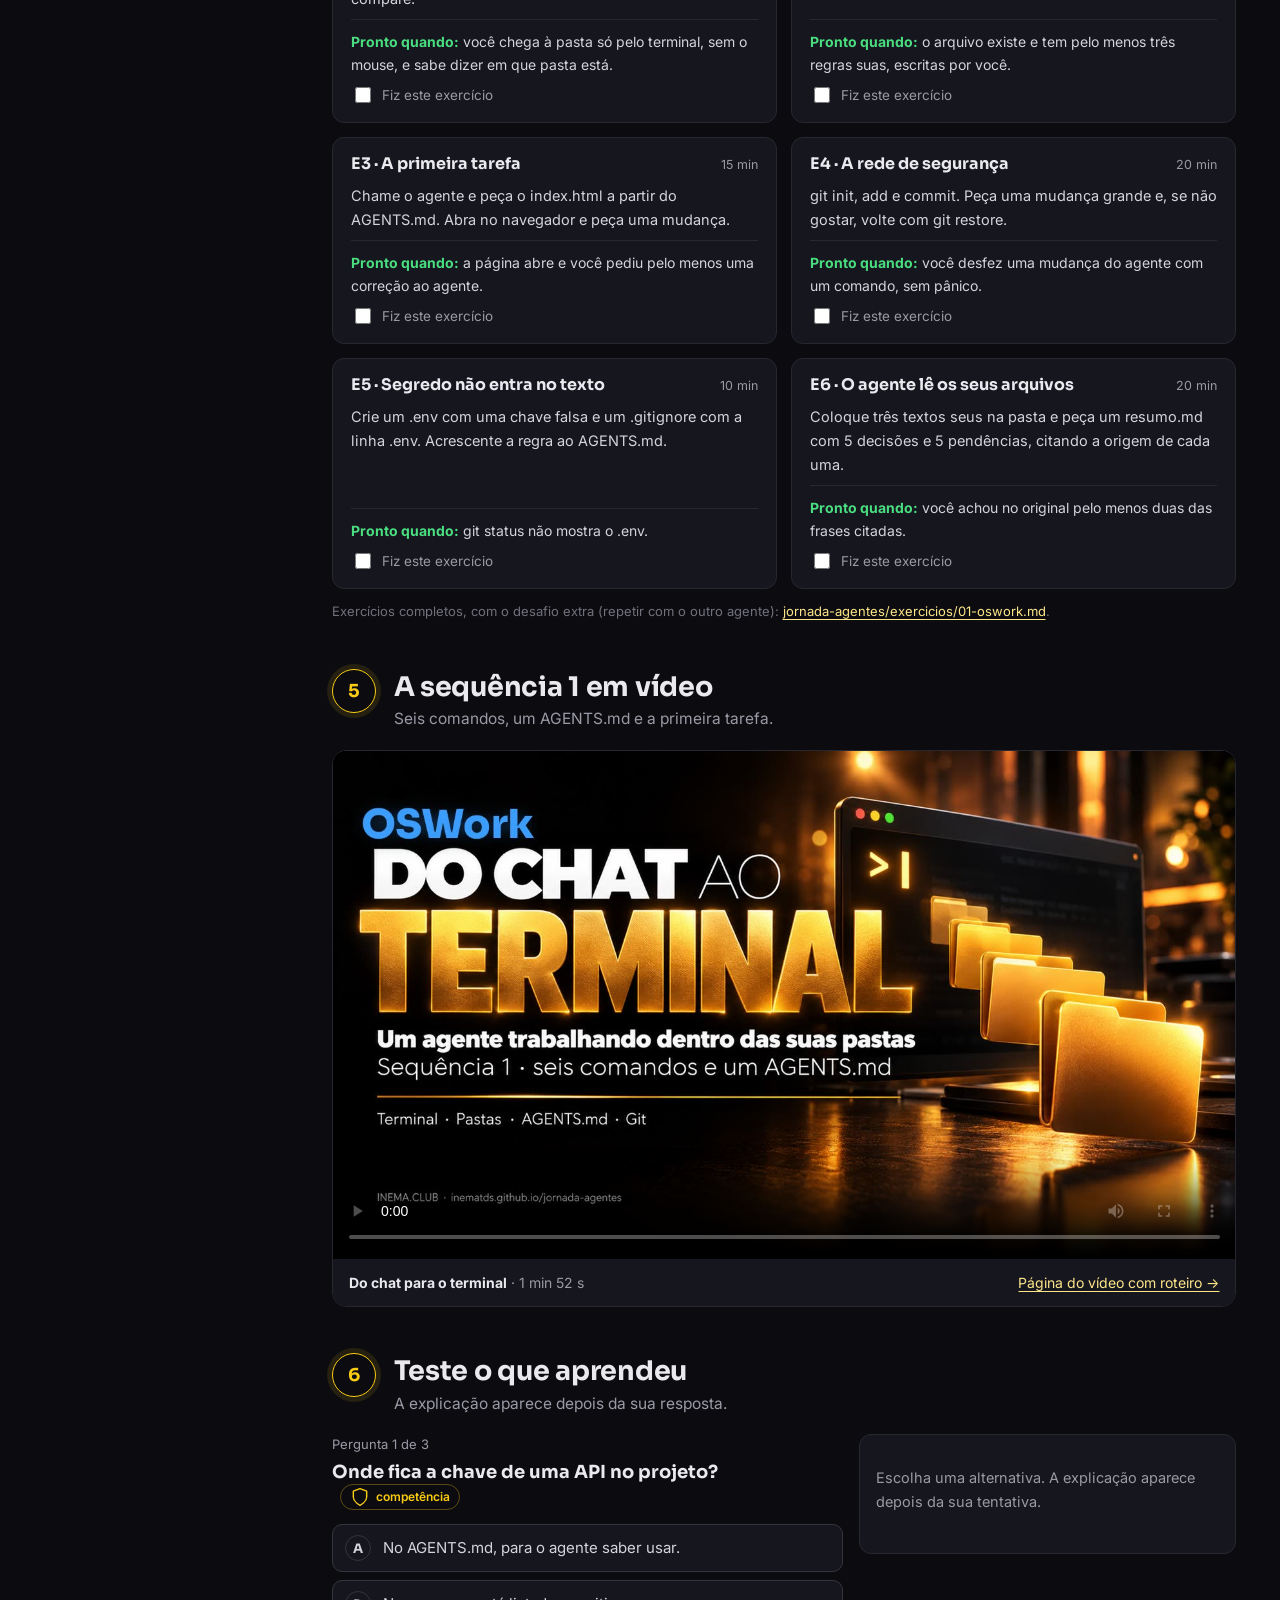
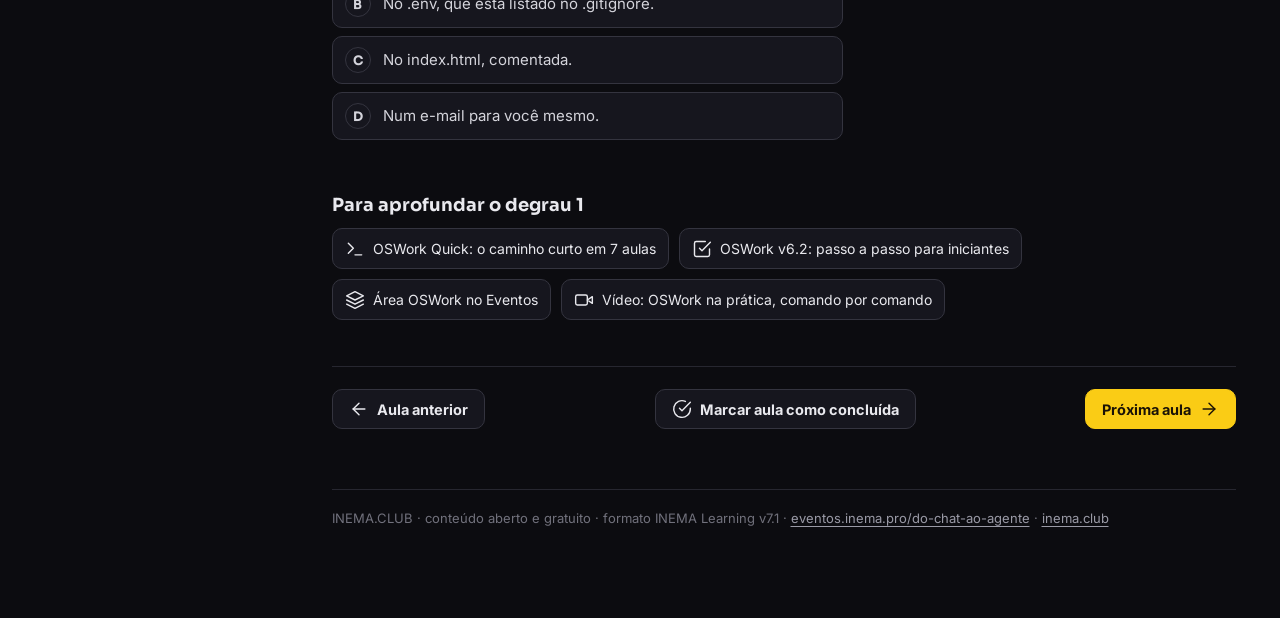
<file: aulas/terminal/index.html>
<!DOCTYPE html>
<html lang="pt-BR">
<head>
<meta charset="utf-8"/>
<meta name="viewport" content="width=device-width, initial-scale=1"/>
<title>Degrau 1: do chat para o terminal (OSWork) · Do chat ao agente · INEMA</title>
<meta name="description" content="O terminal é só outra janela. Com seis comandos você anda pelas suas pastas; com um AGENTS.md o agente sabe quem você é e o que pode fazer; com o Git você desfaz qualquer erro."/>
<meta property="og:title" content="Degrau 1: do chat para o terminal (OSWork) · Do chat ao agente · INEMA"/>
<meta property="og:description" content="O terminal é só outra janela. Com seis comandos você anda pelas suas pastas; com um AGENTS.md o agente sabe quem você é e o que pode fazer; com o Git você desfaz qualquer erro."/>
<meta property="og:image" content="https://inematds.github.io/do-chat-ao-agente-v71/assets/img/capa.jpg"/>
<meta name="theme-color" content="#0c0c10"/>
<link rel="icon" href="../../assets/img/favicon.svg" type="image/svg+xml"/>
<link rel="canonical" href="https://inematds.github.io/do-chat-ao-agente-v71/aulas/terminal/"/>
<link rel="preconnect" href="https://fonts.googleapis.com"/><link rel="preconnect" href="https://fonts.gstatic.com" crossorigin/>
<link href="https://fonts.googleapis.com/css2?family=Inter:wght@400;500;600;700&family=JetBrains+Mono:wght@400;600&family=Sora:wght@600;700;800&display=swap" rel="stylesheet"/>
<link rel="stylesheet" href="../../assets/v71.css"/>
<script>try{if(JSON.parse(localStorage.getItem("do-chat-ao-agente-v71:tema"))==="papel")document.documentElement.setAttribute("data-tema","papel")}catch(e){}</script>
</head><body data-curso="do-chat-ao-agente-v71" data-aula="terminal" data-total="6" data-total-ex="23"><a class="skip" href="#conteudo">Pular para o conteúdo</a><header class="topo"><div class="esq"><button type="button" class="menu-btn" aria-expanded="false" aria-controls="lado"><svg class="ico" viewBox="0 0 24 24" aria-hidden="true"><line x1="3" y1="6" x2="21" y2="6"/><line x1="3" y1="12" x2="21" y2="12"/><line x1="3" y1="18" x2="21" y2="18"/></svg><span class="sr">Aulas</span></button><a class="marca" href="../../index.html"><svg class="ico" viewBox="0 0 24 24" aria-hidden="true"><polygon points="12 2 2 7 12 12 22 7 12 2"/><polyline points="2 17 12 22 22 17"/><polyline points="2 12 12 17 22 12"/></svg><span>Do chat ao agente</span></a><span class="sep">|</span><a class="club" href="https://inema.club" target="_blank" rel="noopener">INEMA.CLUB</a><span class="tr">-</span><a class="pro" href="https://inema.pro" target="_blank" rel="noopener">PRO</a></div><nav class="dir" aria-label="Aulas"><a href="../../aulas/visao-geral/index.html" class="tlink" title="Do chat ao agente: os quatro degraus"><span class="curto">A1</span><span class="longo">Degraus</span></a><a href="../../aulas/terminal/index.html" class="tlink on" aria-current="page" title="Degrau 1: do chat para o terminal (OSWork)"><span class="curto">A2</span><span class="longo">Terminal</span></a><a href="../../aulas/jarvis/index.html" class="tlink" title="Degrau 2: o seu Jarvis com o INTELECTO"><span class="curto">A3</span><span class="longo">Jarvis</span></a><a href="../../aulas/filas/index.html" class="tlink" title="Degrau 3: filas — dez tarefas e vá dormir"><span class="curto">A4</span><span class="longo">Filas</span></a><a href="../../aulas/redes/index.html" class="tlink" title="Degrau 4: redes no automático, com fonte na tela"><span class="curto">A5</span><span class="longo">Redes</span></a><a href="../../aulas/plano/index.html" class="tlink" title="Seu plano: um degrau de cada vez"><span class="curto">A6</span><span class="longo">Plano</span></a><div class="aa"><button type="button" class="aa-btn" aria-expanded="false" aria-controls="aparencia" title="Aparência">Aa</button><div class="aa-pop" id="aparencia" hidden><p>Tema</p><div class="aa-seg"><button type="button" data-tema="escuro">Escuro</button><button type="button" data-tema="papel">Papel claro</button></div><p style="margin-top:12px">Tamanho do texto</p><div class="aa-seg"><button type="button" data-escala="0.9">A−</button><button type="button" data-escala="1">A</button><button type="button" data-escala="1.12">A+</button></div></div></div></nav></header><div class="casca"><aside class="lado" id="lado" aria-label="Aulas"><a class="voltar" href="https://eventos.inema.pro/do-chat-ao-agente/"><svg class="ico" viewBox="0 0 24 24" aria-hidden="true"><line x1="19" y1="12" x2="5" y2="12"/><polyline points="12 19 5 12 12 5"/></svg>Área Do chat ao agente</a><p class="curso-nome">Do chat ao agente</p><p class="curso-sub">Visão geral da formação</p><div class="ind"><span class="ind-rot">Estudo (aulas)</span><span class="prog-txt"><span data-pct>0</span>%</span></div><div class="prog" aria-hidden="true"><i></i></div><div class="ind"><span class="ind-rot">Prática declarada</span><span class="prog-txt"><span data-prat>0</span>/23</span></div><div class="prog pratica" aria-hidden="true"><i></i></div><p class="ind-nota">Prática = exercícios que você marcou como feitos. A comprovação vem na prova da certificação.</p><ol class="lista-aulas"><li><a href="../../aulas/visao-geral/index.html" data-slug="visao-geral" class=""><span class="st" aria-hidden="true"></span><span>1. Os quatro degraus<small>6 min</small></span></a></li><li><a href="../../aulas/terminal/index.html" data-slug="terminal" class="atual" aria-current="page"><span class="st" aria-hidden="true"></span><span>2. Terminal (OSWork)<small>12 min</small></span></a></li><li><a href="../../aulas/jarvis/index.html" data-slug="jarvis" class=""><span class="st" aria-hidden="true"></span><span>3. Seu Jarvis (INTELECTO)<small>10 min</small></span></a></li><li><a href="../../aulas/filas/index.html" data-slug="filas" class=""><span class="st" aria-hidden="true"></span><span>4. Filas (inemaccbot)<small>12 min</small></span></a></li><li><a href="../../aulas/redes/index.html" data-slug="redes" class=""><span class="st" aria-hidden="true"></span><span>5. Redes no automático<small>14 min</small></span></a></li><li><a href="../../aulas/plano/index.html" data-slug="plano" class=""><span class="st" aria-hidden="true"></span><span>6. Seu plano e o vídeo final<small>10 min</small></span></a></li></ol><div class="lado-card">Prática desta formação<b>23 exercícios com "pronto quando"</b>Quatro listas, uma por sequência. Só passe para o próximo quando ele for verdade.<br/><a href="https://inematds.github.io/jornada-agentes/guia/" target="_blank" rel="noopener">Abrir os exercícios →</a></div></aside><main class="principal" id="conteudo"><div class="miolo" data-competencias="estruturar-pasta-agente;escrever-agents-md;versionar-com-git;proteger-segredos"><div class="aula-topo"><div><p class="kicker">Aula 2</p><h1>Degrau 1: do chat para o terminal (OSWork)</h1><p class="lead">O terminal é só outra janela. Com seis comandos você anda pelas suas pastas; com um AGENTS.md o agente sabe quem você é e o que pode fazer; com o Git você desfaz qualquer erro.</p></div><div class="acoes-topo"><span class="pill"><svg class="ico" viewBox="0 0 24 24" aria-hidden="true"><circle cx="12" cy="12" r="10"/><polyline points="12 6 12 12 16 14"/></svg>12 min</span><a class="btn" href="../../aulas/jarvis/index.html">Próxima aula <svg class="ico" viewBox="0 0 24 24" aria-hidden="true"><line x1="5" y1="12" x2="19" y2="12"/><polyline points="12 5 19 12 12 19"/></svg></a></div></div><div class="nesta"><h2>Nesta aula, você vai aprender:</h2><ul><li><span class="ic"><svg class="ico" viewBox="0 0 24 24" aria-hidden="true"><polyline points="4 17 10 11 4 5"/><line x1="12" y1="19" x2="20" y2="19"/></svg></span>Andar pelas pastas pelo terminal</li><li><span class="ic"><svg class="ico" viewBox="0 0 24 24" aria-hidden="true"><path d="M14 2H6a2 2 0 0 0-2 2v16a2 2 0 0 0 2 2h12a2 2 0 0 0 2-2V8z"/><polyline points="14 2 14 8 20 8"/><line x1="8" y1="13" x2="16" y2="13"/><line x1="8" y1="17" x2="13" y2="17"/></svg></span>Escrever o manual do agente (AGENTS.md)</li><li><span class="ic"><svg class="ico" viewBox="0 0 24 24" aria-hidden="true"><circle cx="6" cy="6" r="2.5"/><circle cx="6" cy="18" r="2.5"/><circle cx="18" cy="9" r="2.5"/><path d="M6 8.5v7"/><path d="M18 11.5c0 3-3 4.5-9.5 5"/></svg></span>Desfazer qualquer mudança com o Git</li><li><span class="ic"><svg class="ico" viewBox="0 0 24 24" aria-hidden="true"><rect x="4" y="11" width="16" height="10" rx="2"/><path d="M8 11V7a4 4 0 0 1 8 0v4"/></svg></span>Manter chaves fora do texto</li></ul><p class="objetivo"><b>Objetivo:</b> montar a pasta de trabalho do agente com regras, rede de segurança e segredos fora do texto.</p></div><section class="secao" id="s1"><div class="sec-cab"><span class="num" aria-hidden="true">1</span><div><h2>Como as peças se ligam</h2><p>Você dá a tarefa, o agente trabalha dentro da pasta e você confere.</p></div></div><div class="scrolly dg-bloco"><div class="sc-fig"><div class="painel"><div class="dg fluxo"><button type="button" class="dg-no" aria-pressed="false"><span class="cab"><span class="ic"><svg class="ico" viewBox="0 0 24 24" aria-hidden="true"><path d="M20 21v-2a4 4 0 0 0-4-4H8a4 4 0 0 0-4 4v2"/><circle cx="12" cy="7" r="4"/></svg></span>Você</span><span class="sub">Dá a tarefa</span><ul><li><svg class="ico" viewBox="0 0 24 24" aria-hidden="true"><path d="M21 15a2 2 0 0 1-2 2H7l-4 4V5a2 2 0 0 1 2-2h14a2 2 0 0 1 2 2z"/></svg><span>"Crie um index.html sobre mim"</span></li></ul><template><b>Você.</b> Você continua sendo quem decide: pede, confere o resultado e aceita ou desfaz. Dar a tarefa, conferir e decidir é gestão.</template></button><span class="dg-seta" aria-hidden="true"><svg viewBox="0 0 48 14"><line x1="2" y1="7" x2="40" y2="7"/><path d="M36 2 L45 7 L36 12"/></svg><i class="pulso"></i></span><button type="button" class="dg-no" aria-pressed="false"><span class="cab"><span class="ic"><svg class="ico" viewBox="0 0 24 24" aria-hidden="true"><polyline points="4 17 10 11 4 5"/><line x1="12" y1="19" x2="20" y2="19"/></svg></span>Terminal</span><span class="sub">cmd, Terminal do Mac ou do Linux</span><ul><li><svg class="ico" viewBox="0 0 24 24" aria-hidden="true"><path d="M22 19a2 2 0 0 1-2 2H4a2 2 0 0 1-2-2V5a2 2 0 0 1 2-2h5l2 3h9a2 2 0 0 1 2 2z"/></svg><span>cd, mkdir, dir / ls</span></li><li><svg class="ico" viewBox="0 0 24 24" aria-hidden="true"><rect x="4" y="8" width="16" height="12" rx="3"/><path d="M12 4v4"/><circle cx="12" cy="3" r="1"/><circle cx="9" cy="14" r="1.2"/><circle cx="15" cy="14" r="1.2"/></svg><span>claude ou codex</span></li></ul><template><b>Terminal.</b> É por onde você chega à pasta e chama o agente. No Windows, o cmd; no Mac e no Linux, o Terminal.</template></button><span class="dg-seta" aria-hidden="true"><svg viewBox="0 0 48 14"><line x1="2" y1="7" x2="40" y2="7"/><path d="M36 2 L45 7 L36 12"/></svg><i class="pulso"></i></span><button type="button" class="dg-no forte" aria-pressed="false"><span class="cab"><span class="ic"><svg class="ico" viewBox="0 0 24 24" aria-hidden="true"><path d="M22 19a2 2 0 0 1-2 2H4a2 2 0 0 1-2-2V5a2 2 0 0 1 2-2h5l2 3h9a2 2 0 0 1 2 2z"/></svg></span>Pasta do projeto</span><span class="sub">projetos/meu-primeiro-agente</span><ul><li><svg class="ico" viewBox="0 0 24 24" aria-hidden="true"><path d="M14 2H6a2 2 0 0 0-2 2v16a2 2 0 0 0 2 2h12a2 2 0 0 0 2-2V8z"/><polyline points="14 2 14 8 20 8"/><line x1="8" y1="13" x2="16" y2="13"/><line x1="8" y1="17" x2="13" y2="17"/></svg><span>AGENTS.md<small>regras e quem é você</small></span></li><li><svg class="ico" viewBox="0 0 24 24" aria-hidden="true"><path d="M14 2H6a2 2 0 0 0-2 2v16a2 2 0 0 0 2 2h12a2 2 0 0 0 2-2V8z"/><polyline points="14 2 14 8 20 8"/><line x1="8" y1="13" x2="16" y2="13"/><line x1="8" y1="17" x2="13" y2="17"/></svg><span>index.html<small>o trabalho</small></span></li><li><svg class="ico" viewBox="0 0 24 24" aria-hidden="true"><rect x="4" y="11" width="16" height="10" rx="2"/><path d="M8 11V7a4 4 0 0 1 8 0v4"/></svg><span>.env (fora do Git)<small>chaves e senhas</small></span></li><li><svg class="ico" viewBox="0 0 24 24" aria-hidden="true"><circle cx="6" cy="6" r="2.5"/><circle cx="6" cy="18" r="2.5"/><circle cx="18" cy="9" r="2.5"/><path d="M6 8.5v7"/><path d="M18 11.5c0 3-3 4.5-9.5 5"/></svg><span>.git<small>histórico para desfazer</small></span></li></ul><template><b>Pasta do projeto.</b> Tudo o que o agente precisa saber fica aqui: as regras no AGENTS.md, o trabalho nos arquivos, as chaves no .env (que o Git ignora) e o histórico no .git.</template></button><span class="dg-seta" aria-hidden="true"><svg viewBox="0 0 48 14"><line x1="2" y1="7" x2="40" y2="7"/><path d="M36 2 L45 7 L36 12"/></svg><i class="pulso"></i></span><button type="button" class="dg-no" aria-pressed="false"><span class="cab"><span class="ic"><svg class="ico" viewBox="0 0 24 24" aria-hidden="true"><rect x="4" y="8" width="16" height="12" rx="3"/><path d="M12 4v4"/><circle cx="12" cy="3" r="1"/><circle cx="9" cy="14" r="1.2"/><circle cx="15" cy="14" r="1.2"/></svg></span>Agente</span><span class="sub">Claude Code ou Codex</span><ul><li><svg class="ico" viewBox="0 0 24 24" aria-hidden="true"><circle cx="11" cy="11" r="7"/><line x1="21" y1="21" x2="16.6" y2="16.6"/></svg><span>Lê o AGENTS.md</span></li><li><svg class="ico" viewBox="0 0 24 24" aria-hidden="true"><path d="M14 2H6a2 2 0 0 0-2 2v16a2 2 0 0 0 2 2h12a2 2 0 0 0 2-2V8z"/><polyline points="14 2 14 8 20 8"/><line x1="8" y1="13" x2="16" y2="13"/><line x1="8" y1="17" x2="13" y2="17"/></svg><span>Cria e edita arquivos</span></li><li><svg class="ico" viewBox="0 0 24 24" aria-hidden="true"><path d="M22 11.1V12a10 10 0 1 1-5.9-9.1"/><polyline points="22 4 12 14 9 11"/></svg><span>Diz o que mudou</span></li></ul><template><b>Agente.</b> O agente lê o AGENTS.md antes de começar, trabalha nos arquivos da pasta e, se a regra pedir, diz o que mudou e como você confere.</template></button></div><div class="dg-volta" aria-hidden="true"><span>Não gostou? git restore volta o arquivo para a última versão salva</span></div><nav class="sc-nav" aria-label="Etapas"><button type="button" class="sc-ir" data-ir="0" title="Você"><b>1</b><span>Você</span></button><button type="button" class="sc-ir" data-ir="1" title="Terminal"><b>2</b><span>Terminal</span></button><button type="button" class="sc-ir" data-ir="2" title="Pasta do projeto"><b>3</b><span>Pasta do projeto</span></button><button type="button" class="sc-ir" data-ir="3" title="Agente"><b>4</b><span>Agente</span></button><button type="button" class="sc-ir" data-ir="4" title="O ciclo completo"><b>5</b><span>O ciclo completo</span></button></nav><div class="sc-cap" aria-hidden="true"><span class="sc-n">1/5</span><h3>Você</h3><p>Você continua sendo quem decide: pede, confere o resultado e aceita ou desfaz. Dar a tarefa, conferir e decidir é gestão.</p></div><p class="sc-dica"><svg class="ico" viewBox="0 0 24 24" aria-hidden="true"><line x1="5" y1="12" x2="19" y2="12"/><polyline points="12 5 19 12 12 19"/></svg>Role a página: cada etapa abaixo acende a sua parte do diagrama.</p></div></div><ol class="sc-passos"><li class="sc-passo" data-foco="0"><span class="sc-n">1/5</span><h3>Você</h3><p>Você continua sendo quem decide: pede, confere o resultado e aceita ou desfaz. Dar a tarefa, conferir e decidir é gestão.</p></li><li class="sc-passo" data-foco="1"><span class="sc-n">2/5</span><h3>Terminal</h3><p>É por onde você chega à pasta e chama o agente. No Windows, o cmd; no Mac e no Linux, o Terminal.</p></li><li class="sc-passo" data-foco="2"><span class="sc-n">3/5</span><h3>Pasta do projeto</h3><p>Tudo o que o agente precisa saber fica aqui: as regras no AGENTS.md, o trabalho nos arquivos, as chaves no .env (que o Git ignora) e o histórico no .git.</p></li><li class="sc-passo" data-foco="3"><span class="sc-n">4/5</span><h3>Agente</h3><p>O agente lê o AGENTS.md antes de começar, trabalha nos arquivos da pasta e, se a regra pedir, diz o que mudou e como você confere.</p></li><li class="sc-passo" data-foco="0,1,2,3"><span class="sc-n">5/5</span><h3>O ciclo completo</h3><p>Você pede, o agente trabalha dentro da pasta seguindo o AGENTS.md e diz o que mudou. Você confere. Gostou, commit; não gostou, git restore.</p></li></ol><p class="dg-legenda">Os mesmos arquivos servem para o Claude Code e para o Codex: os dois leem o AGENTS.md.</p></div></section><section class="secao" id="s2"><div class="sec-cab"><span class="num" aria-hidden="true">2</span><div><h2>O ciclo de trabalho com o agente</h2><p>Clique em cada etapa.</p></div></div><div class="passos"><div class="passos-tabs" role="tablist" style="--n:4"><button type="button" class="ptab" role="tab" data-alvo="p0" aria-selected="true"><span class="pn">1</span><span><b>Pedir</b><small>Uma tarefa clara</small></span></button><button type="button" class="ptab" role="tab" data-alvo="p1" aria-selected="false"><span class="pn">2</span><span><b>Executar</b><small>O agente trabalha</small></span></button><button type="button" class="ptab" role="tab" data-alvo="p2" aria-selected="false"><span class="pn">3</span><span><b>Conferir</b><small>Abrir e olhar</small></span></button><button type="button" class="ptab" role="tab" data-alvo="p3" aria-selected="false"><span class="pn">4</span><span><b>Salvar ou desfazer</b><small>Git</small></span></button></div><div class="pcorpo" data-painel="p0"><div><h3>1. Pedir</h3><p>Dentro da pasta, chame <code>claude</code> ou <code>codex</code> e peça uma coisa só, com o resultado que você espera.</p><p>Comece pedindo para ler o AGENTS.md: assim ele usa as suas regras.</p></div><div class="ex"><span class="rot">Pedido</span><q>Leia o AGENTS.md. Crie um index.html com uma página simples sobre mim, usando o que está lá.</q></div></div><div class="pcorpo" data-painel="p1" hidden><div><h3>2. Executar</h3><p>O agente cria e edita arquivos na pasta. Ele pode pedir permissão antes de rodar comandos.</p><p>Seu papel aqui é ler o que ele propõe, não digitar por ele.</p></div><div class="ex"><span class="rot">O que aparece</span><q>O agente cria o index.html e explica o que fez.</q></div></div><div class="pcorpo" data-painel="p2" hidden><div><h3>3. Conferir</h3><p>Abra o resultado (a página no navegador, o resumo, o arquivo) e compare com o que você pediu.</p><p>Peça pelo menos uma correção: é o hábito que separa usar de gerenciar.</p></div><div class="ex"><span class="rot">Correção</span><q>Troque o título por "Consultoria de RH" e acrescente uma seção de contato.</q></div></div><div class="pcorpo" data-painel="p3" hidden><div><h3>4. Salvar ou desfazer</h3><p>Gostou? <code>git add .</code> e <code>git commit -m "..."</code> guardam a versão.</p><p>Não gostou? <code>git restore index.html</code> volta ao que estava salvo, sem pânico.</p></div><div class="ex"><span class="rot">Regra de ouro</span><q>Faça um commit antes de pedir uma mudança grande.</q></div></div></div></section><section class="secao" id="s3"><div class="sec-cab"><span class="num" aria-hidden="true">3</span><div><h2>Os arquivos e comandos da sequência</h2><p>Copie e use. Troque o texto entre os sinais < > pelo seu.</p></div></div><div class="cods"><div><div class="cod"><div class="cod-cab"><svg class="ico" viewBox="0 0 24 24" aria-hidden="true"><polyline points="4 17 10 11 4 5"/><line x1="12" y1="19" x2="20" y2="19"/></svg><b>Terminal · primeira pasta</b><button type="button" class="copiar" data-rot="Copiar" data-ok="Copiado"><svg class="ico" viewBox="0 0 24 24" aria-hidden="true"><rect x="9" y="9" width="13" height="13" rx="2"/><path d="M5 15H4a2 2 0 0 1-2-2V4a2 2 0 0 1 2-2h9a2 2 0 0 1 2 2v1"/></svg><span>Copiar</span></button></div><pre>mkdir projetos
cd projetos
mkdir meu-primeiro-agente
cd meu-primeiro-agente
dir      # Windows (no Mac e no Linux: ls)</pre></div><div class="cod"><div class="cod-cab"><svg class="ico" viewBox="0 0 24 24" aria-hidden="true"><path d="M14 2H6a2 2 0 0 0-2 2v16a2 2 0 0 0 2 2h12a2 2 0 0 0 2-2V8z"/><polyline points="14 2 14 8 20 8"/><line x1="8" y1="13" x2="16" y2="13"/><line x1="8" y1="17" x2="13" y2="17"/></svg><b>AGENTS.md</b><button type="button" class="copiar" data-rot="Copiar" data-ok="Copiado"><svg class="ico" viewBox="0 0 24 24" aria-hidden="true"><rect x="9" y="9" width="13" height="13" rx="2"/><path d="M5 15H4a2 2 0 0 1-2-2V4a2 2 0 0 1 2-2h9a2 2 0 0 1 2 2v1"/></svg><span>Copiar</span></button></div><pre># Quem sou
&lt;seu nome, sua profissão, para quem você trabalha&gt;

# Regras deste projeto
- Escreva em português, frases curtas.
- Não apague arquivos sem perguntar.
- Antes de terminar, diga o que mudou e como eu confiro.
- Nunca escreva chaves ou senhas em arquivo de texto; elas ficam no .env.

# O que tem aqui
- index.html: minha página</pre></div><div class="cod"><div class="cod-cab"><svg class="ico" viewBox="0 0 24 24" aria-hidden="true"><circle cx="6" cy="6" r="2.5"/><circle cx="6" cy="18" r="2.5"/><circle cx="18" cy="9" r="2.5"/><path d="M6 8.5v7"/><path d="M18 11.5c0 3-3 4.5-9.5 5"/></svg><b>Terminal · Git e segredo fora do texto</b><button type="button" class="copiar" data-rot="Copiar" data-ok="Copiado"><svg class="ico" viewBox="0 0 24 24" aria-hidden="true"><rect x="9" y="9" width="13" height="13" rx="2"/><path d="M5 15H4a2 2 0 0 1-2-2V4a2 2 0 0 1 2-2h9a2 2 0 0 1 2 2v1"/></svg><span>Copiar</span></button></div><pre>git init
echo .env&gt; .gitignore
git add .
git commit -m &quot;primeira versão&quot;

# desfazer uma mudança do agente:
git restore index.html

# o .env NÃO pode aparecer aqui:
git status</pre></div></div><div class="saida"><div class="saida-tabs" role="tablist"><button type="button" data-alvo="s0" aria-selected="true">Como conferir</button><button type="button" data-alvo="s1" aria-selected="false">Erros comuns</button></div><div class="saida-corpo" data-painel="s0"><span class="selo real">Exemplo do repositório</span><ol><li>Você chega à pasta só pelo terminal e sabe dizer em que pasta está.</li><li>O AGENTS.md tem pelo menos três regras escritas por você.</li><li>A página abre no navegador e você pediu ao menos uma correção.</li><li><code>git status</code> não mostra o <code>.env</code>.</li></ol></div><div class="saida-corpo" data-painel="s1" hidden><ul><li><b>Pular o Git</b>: a primeira mudança ruim do agente vira retrabalho manual.</li><li><b>Chave no AGENTS.md</b>: tudo o que está em texto pode ir parar no GitHub. Chave só no .env.</li><li><b>Pedido vago</b>: "melhore a página" gera mudança que você não sabe conferir. Peça um resultado que dá para ver.</li></ul></div></div></div></section><section class="secao" id="s4"><div class="sec-cab"><span class="num" aria-hidden="true">4</span><div><h2>Prática: os 6 exercícios da sequência 1</h2><p>Faça na ordem. Só passe para o próximo quando o "pronto quando" for verdade.</p></div></div><div class="exs"><article class="exc"><div class="t"><h3>E1 · Primeira pasta pelo terminal</h3><span class="min">10 min</span></div><p>Crie projetos/meu-primeiro-agente, entre nela e liste o conteúdo. Abra a mesma pasta no Explorador (ou Finder) e compare.</p><p class="pronto"><b>Pronto quando:</b> você chega à pasta só pelo terminal, sem o mouse, e sabe dizer em que pasta está.</p><label><input type="checkbox" data-id="terminal-e1"/>Fiz este exercício</label></article><article class="exc"><div class="t"><h3>E2 · O manual do funcionário</h3><span class="min">15 min</span></div><p>Crie o AGENTS.md com quem você é, as regras do projeto e o que tem na pasta.</p><p class="pronto"><b>Pronto quando:</b> o arquivo existe e tem pelo menos três regras suas, escritas por você.</p><label><input type="checkbox" data-id="terminal-e2"/>Fiz este exercício</label></article><article class="exc"><div class="t"><h3>E3 · A primeira tarefa</h3><span class="min">15 min</span></div><p>Chame o agente e peça o index.html a partir do AGENTS.md. Abra no navegador e peça uma mudança.</p><p class="pronto"><b>Pronto quando:</b> a página abre e você pediu pelo menos uma correção ao agente.</p><label><input type="checkbox" data-id="terminal-e3"/>Fiz este exercício</label></article><article class="exc"><div class="t"><h3>E4 · A rede de segurança</h3><span class="min">20 min</span></div><p>git init, add e commit. Peça uma mudança grande e, se não gostar, volte com git restore.</p><p class="pronto"><b>Pronto quando:</b> você desfez uma mudança do agente com um comando, sem pânico.</p><label><input type="checkbox" data-id="terminal-e4"/>Fiz este exercício</label></article><article class="exc"><div class="t"><h3>E5 · Segredo não entra no texto</h3><span class="min">10 min</span></div><p>Crie um .env com uma chave falsa e um .gitignore com a linha .env. Acrescente a regra ao AGENTS.md.</p><p class="pronto"><b>Pronto quando:</b> git status não mostra o .env.</p><label><input type="checkbox" data-id="terminal-e5"/>Fiz este exercício</label></article><article class="exc"><div class="t"><h3>E6 · O agente lê os seus arquivos</h3><span class="min">20 min</span></div><p>Coloque três textos seus na pasta e peça um resumo.md com 5 decisões e 5 pendências, citando a origem de cada uma.</p><p class="pronto"><b>Pronto quando:</b> você achou no original pelo menos duas das frases citadas.</p><label><input type="checkbox" data-id="terminal-e6"/>Fiz este exercício</label></article></div><p class="dg-legenda">Exercícios completos, com o desafio extra (repetir com o outro agente): <a href="https://github.com/inematds/jornada-agentes/blob/main/exercicios/01-oswork.md" target="_blank" rel="noopener">jornada-agentes/exercicios/01-oswork.md</a>.</p></section><section class="secao" id="s5"><div class="sec-cab"><span class="num" aria-hidden="true">5</span><div><h2>A sequência 1 em vídeo</h2><p>Seis comandos, um AGENTS.md e a primeira tarefa.</p></div></div><div class="video"><video controls preload="metadata" playsinline poster="../../assets/img/seq1-oswork.jpg"><source src="https://github.com/inematds/jornada-agentes/releases/download/video-v2.0.0/jornada-seq1-oswork-16x9.mp4" type="video/mp4"/><track kind="subtitles" srclang="pt" label="Português" src="../../assets/vtt/seq1-oswork.vtt" default/></video><div class="video-leg"><span><b>Do chat para o terminal</b> · 1 min 52 s</span><a href="https://inematds.github.io/jornada-agentes/serie/seq1-oswork/" target="_blank" rel="noopener">Página do vídeo com roteiro →</a></div></div></section><section class="secao" id="s6"><div class="sec-cab"><span class="num" aria-hidden="true">6</span><div><h2>Teste o que aprendeu</h2><p>A explicação aparece depois da sua resposta.</p></div></div><div class="quiz"><div><div class="q-item"><p class="q-cont">Pergunta 1 de 3</p><p class="q-p">Onde fica a chave de uma API no projeto?<span class="cert-tag"><svg class="ico" viewBox="0 0 24 24" aria-hidden="true"><path d="M12 22s8-4 8-10V5l-8-3-8 3v7c0 6 8 10 8 10z"/></svg>competência</span></p><div class="q-ops"><button type="button" class="q-op" data-certa="0"><span class="l">A</span>No AGENTS.md, para o agente saber usar.</button><button type="button" class="q-op" data-certa="1"><span class="l">B</span>No .env, que está listado no .gitignore.</button><button type="button" class="q-op" data-certa="0"><span class="l">C</span>No index.html, comentada.</button><button type="button" class="q-op" data-certa="0"><span class="l">D</span>Num e-mail para você mesmo.</button></div><template class="ok"><div class="r ok"><svg class="ico" viewBox="0 0 24 24" aria-hidden="true"><path d="M22 11.1V12a10 10 0 1 1-5.9-9.1"/><polyline points="22 4 12 14 9 11"/></svg>Correto</div>Chave só no .env, e o .env no .gitignore. Assim o git status não mostra o arquivo e ele não vai para o GitHub.</template><template class="no"><div class="r no"><svg class="ico" viewBox="0 0 24 24" aria-hidden="true"><circle cx="12" cy="12" r="10"/><line x1="15" y1="9" x2="9" y2="15"/><line x1="9" y1="9" x2="15" y2="15"/></svg>Não é essa</div>Chave só no .env, e o .env no .gitignore. Assim o git status não mostra o arquivo e ele não vai para o GitHub.<a class="q-ref" href="#s3"><svg class="ico" viewBox="0 0 24 24" aria-hidden="true"><line x1="5" y1="12" x2="19" y2="12"/><polyline points="12 5 19 12 12 19"/></svg>Rever: Os arquivos e comandos da sequência</a></template></div><div class="q-item" hidden><p class="q-cont">Pergunta 2 de 3</p><p class="q-p">O agente fez uma mudança grande que você não aprovou. O que fazer?</p><div class="q-ops"><button type="button" class="q-op" data-certa="0"><span class="l">A</span>Apagar a pasta e começar de novo.</button><button type="button" class="q-op" data-certa="0"><span class="l">B</span>Pedir ao agente que tente lembrar como era.</button><button type="button" class="q-op" data-certa="1"><span class="l">C</span>git restore no arquivo, voltando à última versão salva.</button><button type="button" class="q-op" data-certa="0"><span class="l">D</span>Copiar o arquivo antigo de um backup manual.</button></div><template class="ok"><div class="r ok"><svg class="ico" viewBox="0 0 24 24" aria-hidden="true"><path d="M22 11.1V12a10 10 0 1 1-5.9-9.1"/><polyline points="22 4 12 14 9 11"/></svg>Correto</div>Com um commit antes da mudança, git restore volta o arquivo em um comando. Por isso a regra: commit antes de pedir mudança grande.</template><template class="no"><div class="r no"><svg class="ico" viewBox="0 0 24 24" aria-hidden="true"><circle cx="12" cy="12" r="10"/><line x1="15" y1="9" x2="9" y2="15"/><line x1="9" y1="9" x2="15" y2="15"/></svg>Não é essa</div>Com um commit antes da mudança, git restore volta o arquivo em um comando. Por isso a regra: commit antes de pedir mudança grande.<a class="q-ref" href="#s2"><svg class="ico" viewBox="0 0 24 24" aria-hidden="true"><line x1="5" y1="12" x2="19" y2="12"/><polyline points="12 5 19 12 12 19"/></svg>Rever: O ciclo de trabalho com o agente</a></template></div><div class="q-item" hidden><p class="q-cont">Pergunta 3 de 3</p><p class="q-p">Para que serve o AGENTS.md?</p><div class="q-ops"><button type="button" class="q-op" data-certa="0"><span class="l">A</span>Para listar os comandos do terminal.</button><button type="button" class="q-op" data-certa="0"><span class="l">B</span>Para guardar senhas de forma segura.</button><button type="button" class="q-op" data-certa="1"><span class="l">C</span>É o manual que o agente lê antes de trabalhar: quem você é, as regras e o que tem na pasta.</button><button type="button" class="q-op" data-certa="0"><span class="l">D</span>É obrigatório só no Codex.</button></div><template class="ok"><div class="r ok"><svg class="ico" viewBox="0 0 24 24" aria-hidden="true"><path d="M22 11.1V12a10 10 0 1 1-5.9-9.1"/><polyline points="22 4 12 14 9 11"/></svg>Correto</div>O AGENTS.md é o manual do funcionário. Claude Code e Codex leem o mesmo arquivo, então as regras valem para os dois.</template><template class="no"><div class="r no"><svg class="ico" viewBox="0 0 24 24" aria-hidden="true"><circle cx="12" cy="12" r="10"/><line x1="15" y1="9" x2="9" y2="15"/><line x1="9" y1="9" x2="15" y2="15"/></svg>Não é essa</div>O AGENTS.md é o manual do funcionário. Claude Code e Codex leem o mesmo arquivo, então as regras valem para os dois.<a class="q-ref" href="#s3"><svg class="ico" viewBox="0 0 24 24" aria-hidden="true"><line x1="5" y1="12" x2="19" y2="12"/><polyline points="12 5 19 12 12 19"/></svg>Rever: Os arquivos e comandos da sequência</a></template></div><div class="q-nav"><button type="button" class="btn neutro q-revisar" hidden>Revisar as erradas</button><button type="button" class="btn neutro q-refazer" hidden>Refazer o teste</button><button type="button" class="btn cheio q-prox" hidden data-fim="Ver resultado">Próxima pergunta <svg class="ico" viewBox="0 0 24 24" aria-hidden="true"><line x1="5" y1="12" x2="19" y2="12"/><polyline points="12 5 19 12 12 19"/></svg></button></div></div><div class="q-fb" aria-live="polite"></div><template class="total"><div class="r ok"><svg class="ico" viewBox="0 0 24 24" aria-hidden="true"><path d="M22 11.1V12a10 10 0 1 1-5.9-9.1"/><polyline points="22 4 12 14 9 11"/></svg>Teste concluído</div>Você acertou {a} de {n}. Acertando todas, a aula é marcada como concluída.</template><template class="q-aguarda"><p class="aguarda">Escolha uma alternativa. A explicação aparece depois da sua tentativa.</p></template></div></section><section class="secao extra"><h2 class="extra-t">Para aprofundar o degrau 1</h2><div class="links"><a href="https://inematds.github.io/oswork-quick/" target="_blank" rel="noopener"><svg class="ico" viewBox="0 0 24 24" aria-hidden="true"><polyline points="4 17 10 11 4 5"/><line x1="12" y1="19" x2="20" y2="19"/></svg>OSWork Quick: o caminho curto em 7 aulas</a><a href="https://inematds.github.io/oswork-v62/" target="_blank" rel="noopener"><svg class="ico" viewBox="0 0 24 24" aria-hidden="true"><path d="M9 11l3 3L22 4"/><path d="M21 12v7a2 2 0 0 1-2 2H5a2 2 0 0 1-2-2V5a2 2 0 0 1 2-2h11"/></svg>OSWork v6.2: passo a passo para iniciantes</a><a href="https://eventos.inema.pro/oswork/" target="_blank" rel="noopener"><svg class="ico" viewBox="0 0 24 24" aria-hidden="true"><polygon points="12 2 2 7 12 12 22 7 12 2"/><polyline points="2 17 12 22 22 17"/><polyline points="2 12 12 17 22 12"/></svg>Área OSWork no Eventos</a><a href="https://inematds.github.io/oswork-terminal/videos/" target="_blank" rel="noopener"><svg class="ico" viewBox="0 0 24 24" aria-hidden="true"><rect x="2" y="6" width="14" height="12" rx="2"/><polygon points="22 8 16 12 22 16 22 8"/></svg>Vídeo: OSWork na prática, comando por comando</a></div></section><div class="fim-aula"><a class="btn neutro" href="../../aulas/visao-geral/index.html"><svg class="ico" viewBox="0 0 24 24" aria-hidden="true"><line x1="19" y1="12" x2="5" y2="12"/><polyline points="12 19 5 12 12 5"/></svg>Aula anterior</a><button type="button" class="btn neutro concluir" aria-pressed="false"><svg class="ico" viewBox="0 0 24 24" aria-hidden="true"><path d="M22 11.1V12a10 10 0 1 1-5.9-9.1"/><polyline points="22 4 12 14 9 11"/></svg>Marcar aula como concluída</button><a class="btn cheio" href="../../aulas/jarvis/index.html">Próxima aula <svg class="ico" viewBox="0 0 24 24" aria-hidden="true"><line x1="5" y1="12" x2="19" y2="12"/><polyline points="12 5 19 12 12 19"/></svg></a></div><footer class="rodape">INEMA.CLUB · conteúdo aberto e gratuito · formato INEMA Learning v7.1 · <a href="https://eventos.inema.pro/do-chat-ao-agente/">eventos.inema.pro/do-chat-ao-agente</a> · <a href="https://inema.club/">inema.club</a></footer></div></main></div><script src="../../assets/v71.js"></script></body></html>
</file>
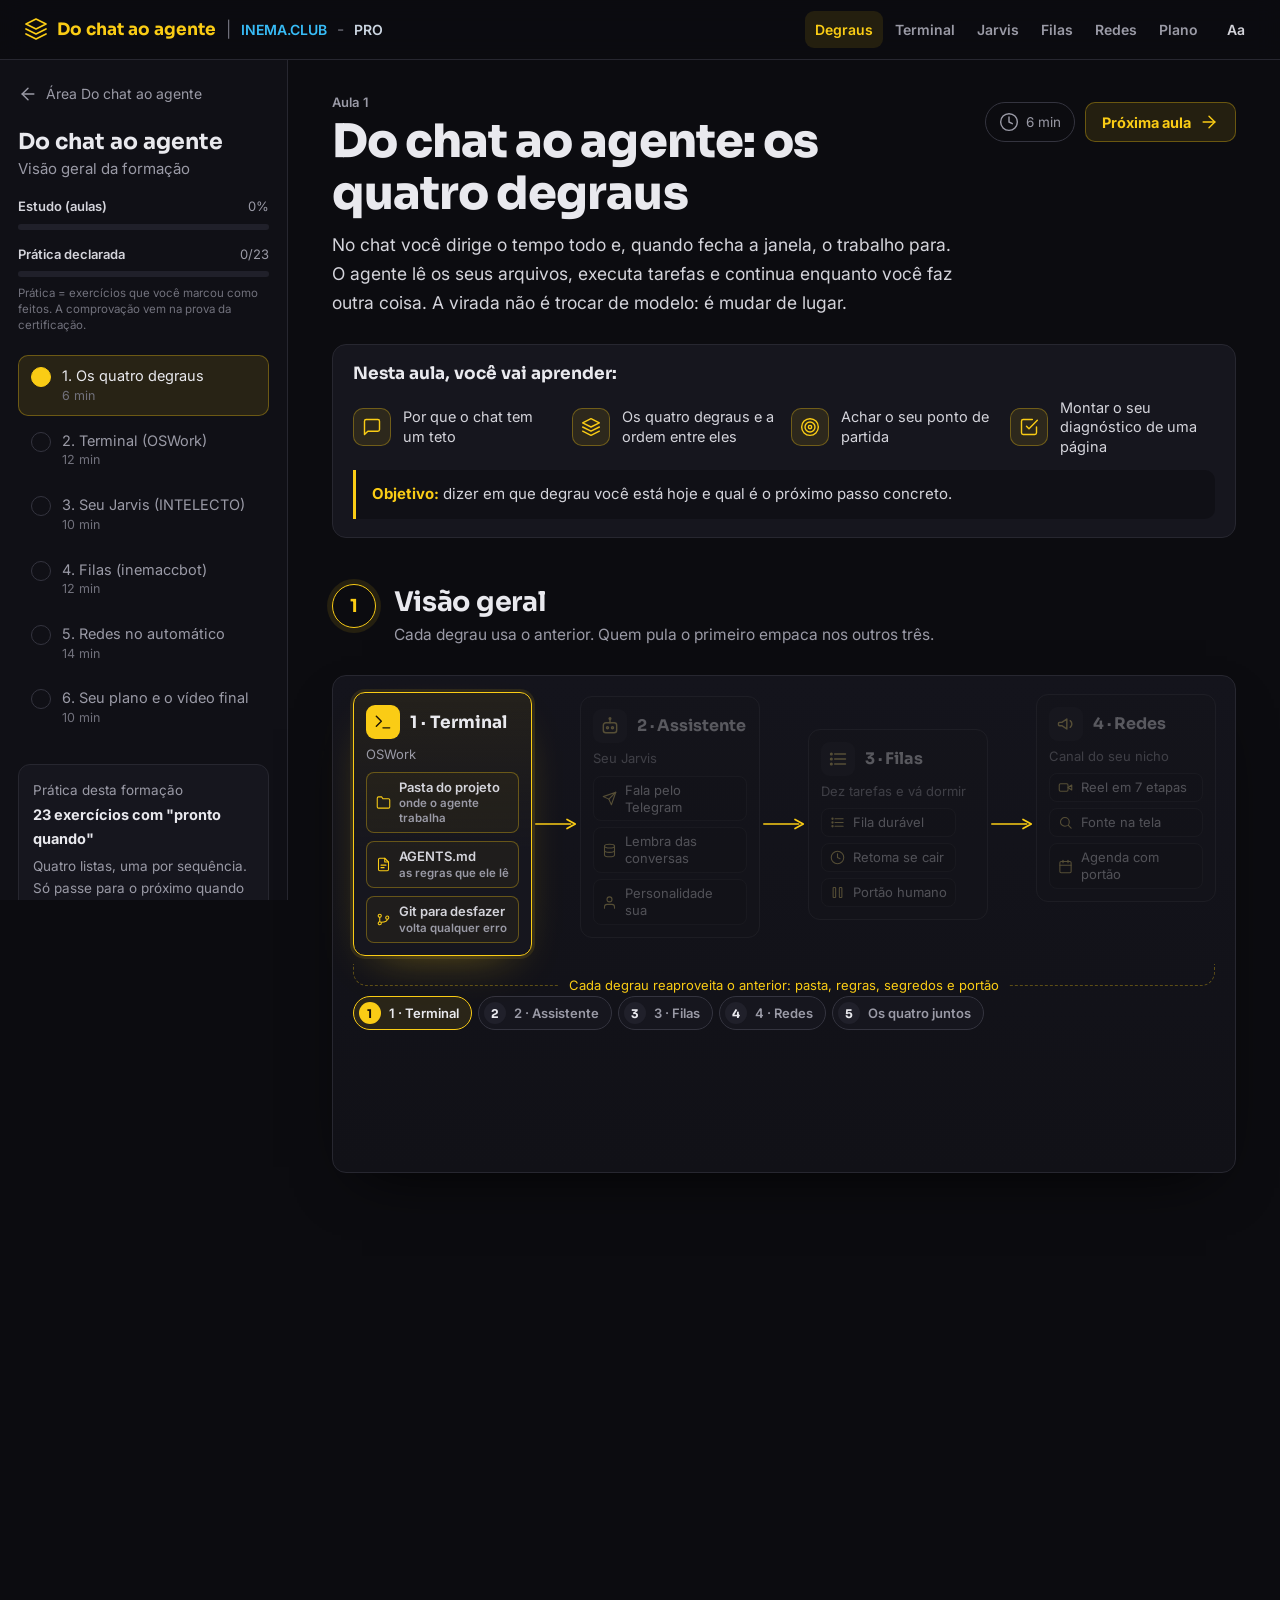
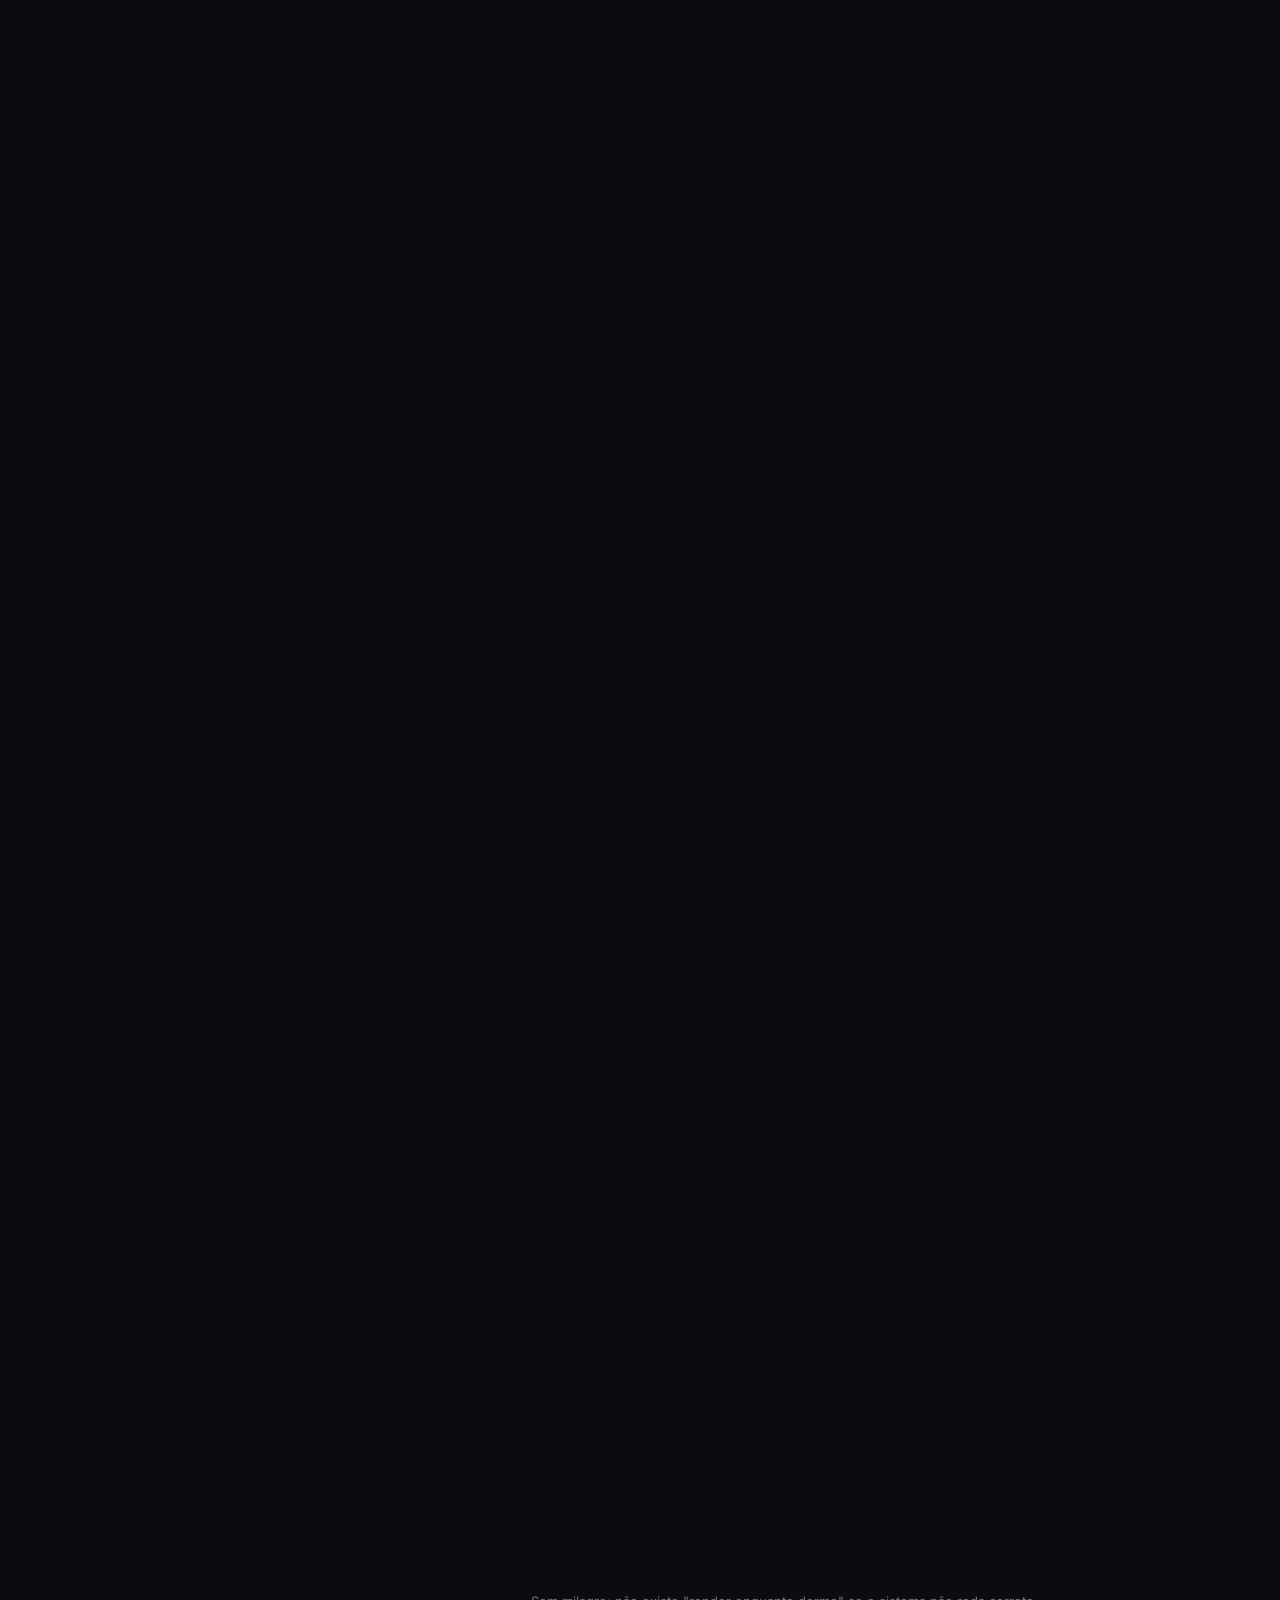
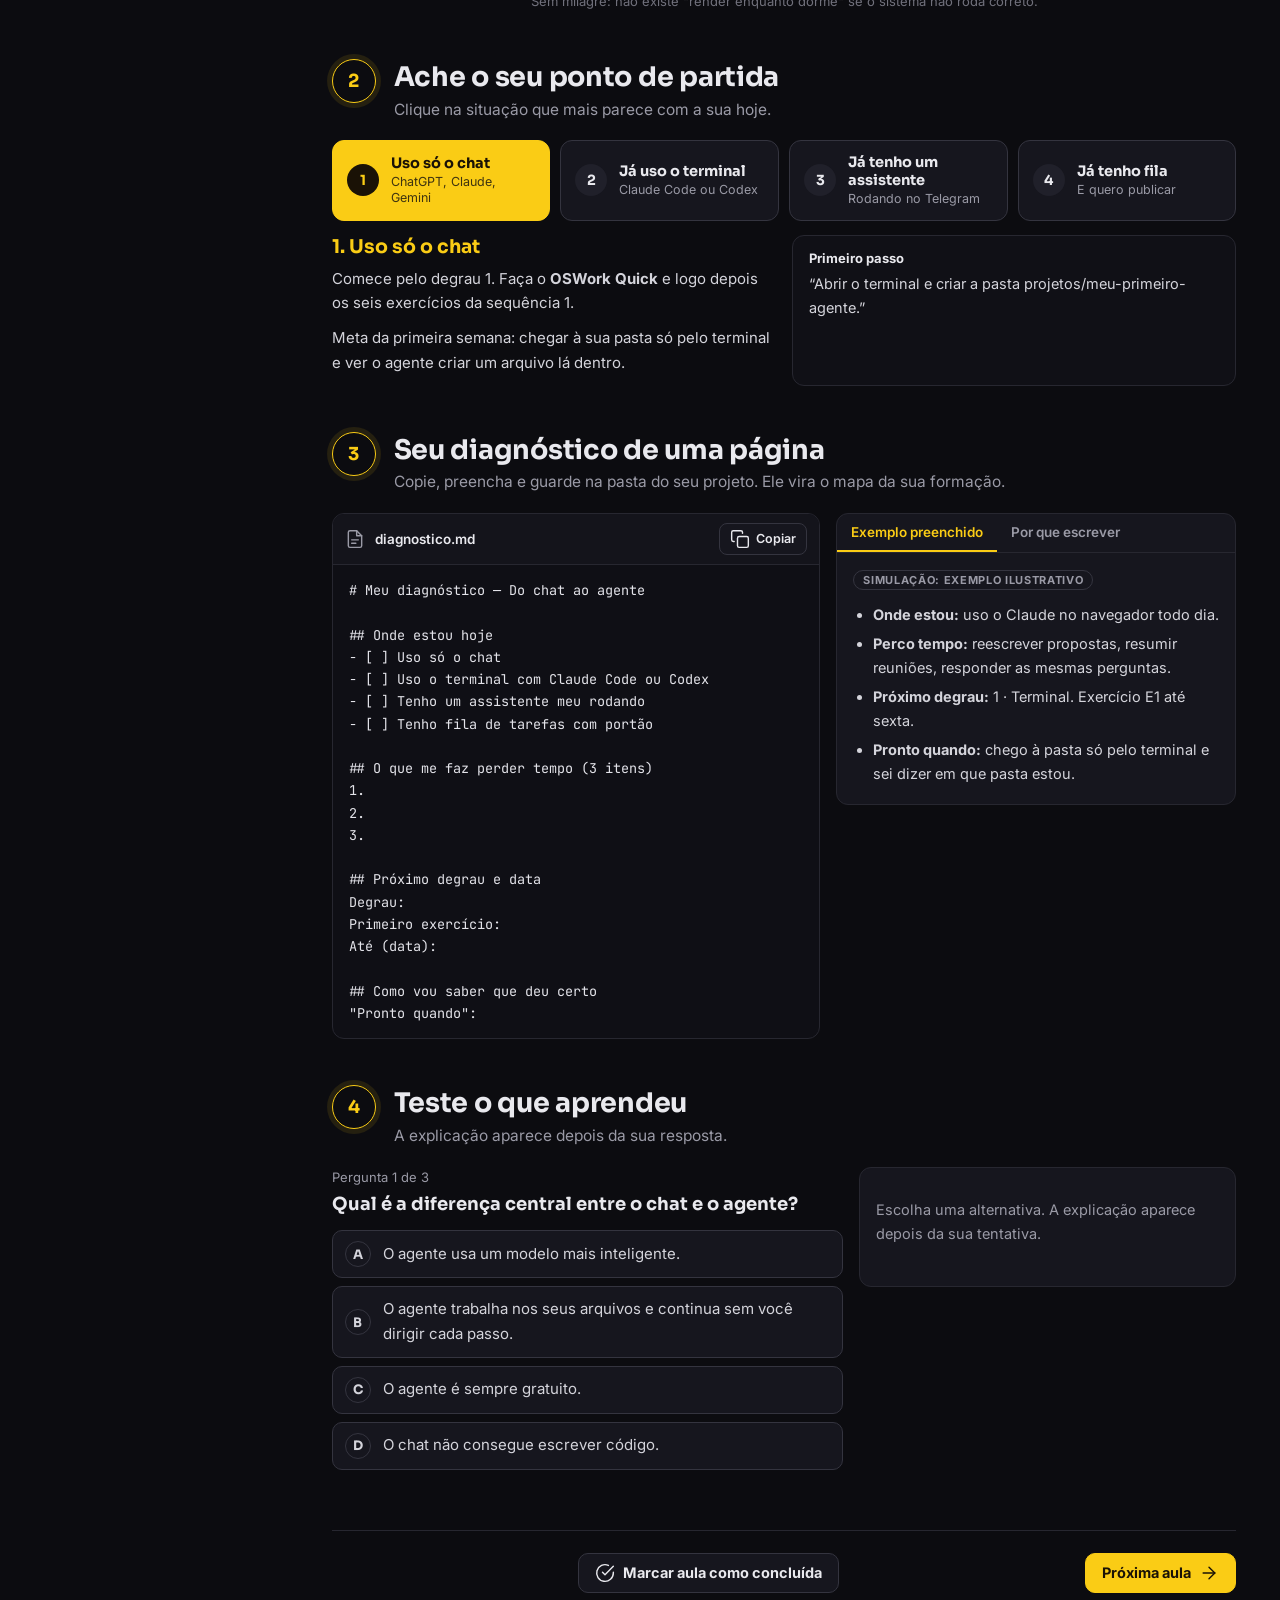
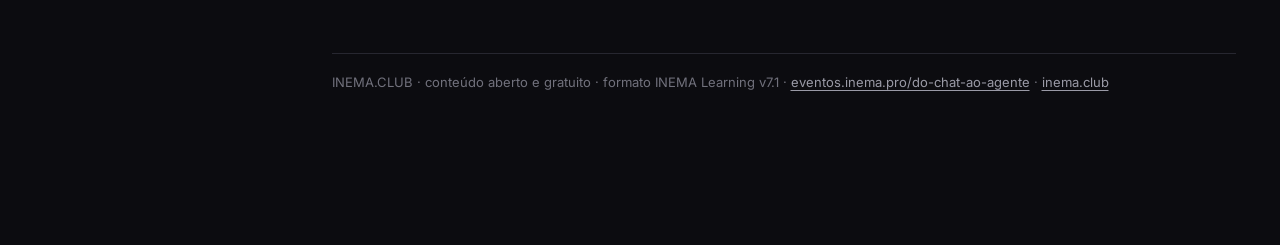
<file: aulas/visao-geral/index.html>
<!DOCTYPE html>
<html lang="pt-BR">
<head>
<meta charset="utf-8"/>
<meta name="viewport" content="width=device-width, initial-scale=1"/>
<title>Do chat ao agente: os quatro degraus · Do chat ao agente · INEMA</title>
<meta name="description" content="No chat você dirige o tempo todo e, quando fecha a janela, o trabalho para. O agente lê os seus arquivos, executa tarefas e continua enquanto você faz outra coisa. A virada não é trocar de modelo: é mudar de lugar."/>
<meta property="og:title" content="Do chat ao agente: os quatro degraus · Do chat ao agente · INEMA"/>
<meta property="og:description" content="No chat você dirige o tempo todo e, quando fecha a janela, o trabalho para. O agente lê os seus arquivos, executa tarefas e continua enquanto você faz outra coisa. A virada não é trocar de modelo: é mudar de lugar."/>
<meta property="og:image" content="https://inematds.github.io/do-chat-ao-agente-v71/assets/img/capa.jpg"/>
<meta name="theme-color" content="#0c0c10"/>
<link rel="icon" href="../../assets/img/favicon.svg" type="image/svg+xml"/>
<link rel="canonical" href="https://inematds.github.io/do-chat-ao-agente-v71/aulas/visao-geral/"/>
<link rel="preconnect" href="https://fonts.googleapis.com"/><link rel="preconnect" href="https://fonts.gstatic.com" crossorigin/>
<link href="https://fonts.googleapis.com/css2?family=Inter:wght@400;500;600;700&family=JetBrains+Mono:wght@400;600&family=Sora:wght@600;700;800&display=swap" rel="stylesheet"/>
<link rel="stylesheet" href="../../assets/v71.css"/>
<script>try{if(JSON.parse(localStorage.getItem("do-chat-ao-agente-v71:tema"))==="papel")document.documentElement.setAttribute("data-tema","papel")}catch(e){}</script>
</head><body data-curso="do-chat-ao-agente-v71" data-aula="visao-geral" data-total="6" data-total-ex="23"><a class="skip" href="#conteudo">Pular para o conteúdo</a><header class="topo"><div class="esq"><button type="button" class="menu-btn" aria-expanded="false" aria-controls="lado"><svg class="ico" viewBox="0 0 24 24" aria-hidden="true"><line x1="3" y1="6" x2="21" y2="6"/><line x1="3" y1="12" x2="21" y2="12"/><line x1="3" y1="18" x2="21" y2="18"/></svg><span class="sr">Aulas</span></button><a class="marca" href="../../index.html"><svg class="ico" viewBox="0 0 24 24" aria-hidden="true"><polygon points="12 2 2 7 12 12 22 7 12 2"/><polyline points="2 17 12 22 22 17"/><polyline points="2 12 12 17 22 12"/></svg><span>Do chat ao agente</span></a><span class="sep">|</span><a class="club" href="https://inema.club" target="_blank" rel="noopener">INEMA.CLUB</a><span class="tr">-</span><a class="pro" href="https://inema.pro" target="_blank" rel="noopener">PRO</a></div><nav class="dir" aria-label="Aulas"><a href="../../aulas/visao-geral/index.html" class="tlink on" aria-current="page" title="Do chat ao agente: os quatro degraus"><span class="curto">A1</span><span class="longo">Degraus</span></a><a href="../../aulas/terminal/index.html" class="tlink" title="Degrau 1: do chat para o terminal (OSWork)"><span class="curto">A2</span><span class="longo">Terminal</span></a><a href="../../aulas/jarvis/index.html" class="tlink" title="Degrau 2: o seu Jarvis com o INTELECTO"><span class="curto">A3</span><span class="longo">Jarvis</span></a><a href="../../aulas/filas/index.html" class="tlink" title="Degrau 3: filas — dez tarefas e vá dormir"><span class="curto">A4</span><span class="longo">Filas</span></a><a href="../../aulas/redes/index.html" class="tlink" title="Degrau 4: redes no automático, com fonte na tela"><span class="curto">A5</span><span class="longo">Redes</span></a><a href="../../aulas/plano/index.html" class="tlink" title="Seu plano: um degrau de cada vez"><span class="curto">A6</span><span class="longo">Plano</span></a><div class="aa"><button type="button" class="aa-btn" aria-expanded="false" aria-controls="aparencia" title="Aparência">Aa</button><div class="aa-pop" id="aparencia" hidden><p>Tema</p><div class="aa-seg"><button type="button" data-tema="escuro">Escuro</button><button type="button" data-tema="papel">Papel claro</button></div><p style="margin-top:12px">Tamanho do texto</p><div class="aa-seg"><button type="button" data-escala="0.9">A−</button><button type="button" data-escala="1">A</button><button type="button" data-escala="1.12">A+</button></div></div></div></nav></header><div class="casca"><aside class="lado" id="lado" aria-label="Aulas"><a class="voltar" href="https://eventos.inema.pro/do-chat-ao-agente/"><svg class="ico" viewBox="0 0 24 24" aria-hidden="true"><line x1="19" y1="12" x2="5" y2="12"/><polyline points="12 19 5 12 12 5"/></svg>Área Do chat ao agente</a><p class="curso-nome">Do chat ao agente</p><p class="curso-sub">Visão geral da formação</p><div class="ind"><span class="ind-rot">Estudo (aulas)</span><span class="prog-txt"><span data-pct>0</span>%</span></div><div class="prog" aria-hidden="true"><i></i></div><div class="ind"><span class="ind-rot">Prática declarada</span><span class="prog-txt"><span data-prat>0</span>/23</span></div><div class="prog pratica" aria-hidden="true"><i></i></div><p class="ind-nota">Prática = exercícios que você marcou como feitos. A comprovação vem na prova da certificação.</p><ol class="lista-aulas"><li><a href="../../aulas/visao-geral/index.html" data-slug="visao-geral" class="atual" aria-current="page"><span class="st" aria-hidden="true"></span><span>1. Os quatro degraus<small>6 min</small></span></a></li><li><a href="../../aulas/terminal/index.html" data-slug="terminal" class=""><span class="st" aria-hidden="true"></span><span>2. Terminal (OSWork)<small>12 min</small></span></a></li><li><a href="../../aulas/jarvis/index.html" data-slug="jarvis" class=""><span class="st" aria-hidden="true"></span><span>3. Seu Jarvis (INTELECTO)<small>10 min</small></span></a></li><li><a href="../../aulas/filas/index.html" data-slug="filas" class=""><span class="st" aria-hidden="true"></span><span>4. Filas (inemaccbot)<small>12 min</small></span></a></li><li><a href="../../aulas/redes/index.html" data-slug="redes" class=""><span class="st" aria-hidden="true"></span><span>5. Redes no automático<small>14 min</small></span></a></li><li><a href="../../aulas/plano/index.html" data-slug="plano" class=""><span class="st" aria-hidden="true"></span><span>6. Seu plano e o vídeo final<small>10 min</small></span></a></li></ol><div class="lado-card">Prática desta formação<b>23 exercícios com "pronto quando"</b>Quatro listas, uma por sequência. Só passe para o próximo quando ele for verdade.<br/><a href="https://inematds.github.io/jornada-agentes/guia/" target="_blank" rel="noopener">Abrir os exercícios →</a></div></aside><main class="principal" id="conteudo"><div class="miolo" data-competencias="mapear-maturidade;sequenciar-adocao"><div class="aula-topo"><div><p class="kicker">Aula 1</p><h1>Do chat ao agente: os quatro degraus</h1><p class="lead">No chat você dirige o tempo todo e, quando fecha a janela, o trabalho para. O agente lê os seus arquivos, executa tarefas e continua enquanto você faz outra coisa. A virada não é trocar de modelo: é mudar de lugar.</p></div><div class="acoes-topo"><span class="pill"><svg class="ico" viewBox="0 0 24 24" aria-hidden="true"><circle cx="12" cy="12" r="10"/><polyline points="12 6 12 12 16 14"/></svg>6 min</span><a class="btn" href="../../aulas/terminal/index.html">Próxima aula <svg class="ico" viewBox="0 0 24 24" aria-hidden="true"><line x1="5" y1="12" x2="19" y2="12"/><polyline points="12 5 19 12 12 19"/></svg></a></div></div><div class="nesta"><h2>Nesta aula, você vai aprender:</h2><ul><li><span class="ic"><svg class="ico" viewBox="0 0 24 24" aria-hidden="true"><path d="M21 15a2 2 0 0 1-2 2H7l-4 4V5a2 2 0 0 1 2-2h14a2 2 0 0 1 2 2z"/></svg></span>Por que o chat tem um teto</li><li><span class="ic"><svg class="ico" viewBox="0 0 24 24" aria-hidden="true"><polygon points="12 2 2 7 12 12 22 7 12 2"/><polyline points="2 17 12 22 22 17"/><polyline points="2 12 12 17 22 12"/></svg></span>Os quatro degraus e a ordem entre eles</li><li><span class="ic"><svg class="ico" viewBox="0 0 24 24" aria-hidden="true"><circle cx="12" cy="12" r="10"/><circle cx="12" cy="12" r="6"/><circle cx="12" cy="12" r="2"/></svg></span>Achar o seu ponto de partida</li><li><span class="ic"><svg class="ico" viewBox="0 0 24 24" aria-hidden="true"><path d="M9 11l3 3L22 4"/><path d="M21 12v7a2 2 0 0 1-2 2H5a2 2 0 0 1-2-2V5a2 2 0 0 1 2-2h11"/></svg></span>Montar o seu diagnóstico de uma página</li></ul><p class="objetivo"><b>Objetivo:</b> dizer em que degrau você está hoje e qual é o próximo passo concreto.</p></div><section class="secao" id="s1"><div class="sec-cab"><span class="num" aria-hidden="true">1</span><div><h2>Visão geral</h2><p>Cada degrau usa o anterior. Quem pula o primeiro empaca nos outros três.</p></div></div><div class="scrolly dg-bloco"><div class="sc-fig"><div class="painel"><div class="dg escada"><button type="button" class="dg-no forte" aria-pressed="false"><span class="cab"><span class="ic"><svg class="ico" viewBox="0 0 24 24" aria-hidden="true"><polyline points="4 17 10 11 4 5"/><line x1="12" y1="19" x2="20" y2="19"/></svg></span>1 · Terminal</span><span class="sub">OSWork</span><ul><li><svg class="ico" viewBox="0 0 24 24" aria-hidden="true"><path d="M22 19a2 2 0 0 1-2 2H4a2 2 0 0 1-2-2V5a2 2 0 0 1 2-2h5l2 3h9a2 2 0 0 1 2 2z"/></svg><span>Pasta do projeto<small>onde o agente trabalha</small></span></li><li><svg class="ico" viewBox="0 0 24 24" aria-hidden="true"><path d="M14 2H6a2 2 0 0 0-2 2v16a2 2 0 0 0 2 2h12a2 2 0 0 0 2-2V8z"/><polyline points="14 2 14 8 20 8"/><line x1="8" y1="13" x2="16" y2="13"/><line x1="8" y1="17" x2="13" y2="17"/></svg><span>AGENTS.md<small>as regras que ele lê</small></span></li><li><svg class="ico" viewBox="0 0 24 24" aria-hidden="true"><circle cx="6" cy="6" r="2.5"/><circle cx="6" cy="18" r="2.5"/><circle cx="18" cy="9" r="2.5"/><path d="M6 8.5v7"/><path d="M18 11.5c0 3-3 4.5-9.5 5"/></svg><span>Git para desfazer<small>volta qualquer erro</small></span></li></ul><template><b>1 · Terminal.</b> O agente (Claude Code ou Codex) trabalha dentro de uma pasta sua, lê um manual de regras (AGENTS.md) e você desfaz qualquer erro com o Git. É a base de tudo o que vem depois.</template></button><span class="dg-seta" aria-hidden="true"><svg viewBox="0 0 48 14"><line x1="2" y1="7" x2="40" y2="7"/><path d="M36 2 L45 7 L36 12"/></svg><i class="pulso"></i></span><button type="button" class="dg-no" aria-pressed="false"><span class="cab"><span class="ic"><svg class="ico" viewBox="0 0 24 24" aria-hidden="true"><rect x="4" y="8" width="16" height="12" rx="3"/><path d="M12 4v4"/><circle cx="12" cy="3" r="1"/><circle cx="9" cy="14" r="1.2"/><circle cx="15" cy="14" r="1.2"/></svg></span>2 · Assistente</span><span class="sub">Seu Jarvis</span><ul><li><svg class="ico" viewBox="0 0 24 24" aria-hidden="true"><line x1="22" y1="2" x2="11" y2="13"/><polygon points="22 2 15 22 11 13 2 9 22 2"/></svg><span>Fala pelo Telegram</span></li><li><svg class="ico" viewBox="0 0 24 24" aria-hidden="true"><ellipse cx="12" cy="5" rx="8" ry="3"/><path d="M4 5v14c0 1.7 3.6 3 8 3s8-1.3 8-3V5"/><path d="M4 12c0 1.7 3.6 3 8 3s8-1.3 8-3"/></svg><span>Lembra das conversas</span></li><li><svg class="ico" viewBox="0 0 24 24" aria-hidden="true"><path d="M20 21v-2a4 4 0 0 0-4-4H8a4 4 0 0 0-4 4v2"/><circle cx="12" cy="7" r="4"/></svg><span>Personalidade sua</span></li></ul><template><b>2 · Assistente.</b> Com o INTELECTO, um assistente seu no Telegram, com memória e o jeito que você definir, usando um modelo na nuvem ou local.</template></button><span class="dg-seta" aria-hidden="true"><svg viewBox="0 0 48 14"><line x1="2" y1="7" x2="40" y2="7"/><path d="M36 2 L45 7 L36 12"/></svg><i class="pulso"></i></span><button type="button" class="dg-no" aria-pressed="false"><span class="cab"><span class="ic"><svg class="ico" viewBox="0 0 24 24" aria-hidden="true"><line x1="8" y1="6" x2="21" y2="6"/><line x1="8" y1="12" x2="21" y2="12"/><line x1="8" y1="18" x2="21" y2="18"/><circle cx="4" cy="6" r="1"/><circle cx="4" cy="12" r="1"/><circle cx="4" cy="18" r="1"/></svg></span>3 · Filas</span><span class="sub">Dez tarefas e vá dormir</span><ul><li><svg class="ico" viewBox="0 0 24 24" aria-hidden="true"><line x1="8" y1="6" x2="21" y2="6"/><line x1="8" y1="12" x2="21" y2="12"/><line x1="8" y1="18" x2="21" y2="18"/><circle cx="4" cy="6" r="1"/><circle cx="4" cy="12" r="1"/><circle cx="4" cy="18" r="1"/></svg><span>Fila durável</span></li><li><svg class="ico" viewBox="0 0 24 24" aria-hidden="true"><circle cx="12" cy="12" r="10"/><polyline points="12 6 12 12 16 14"/></svg><span>Retoma se cair</span></li><li><svg class="ico" viewBox="0 0 24 24" aria-hidden="true"><rect x="5" y="4" width="4" height="16" rx="1"/><rect x="15" y="4" width="4" height="16" rx="1"/></svg><span>Portão humano</span></li></ul><template><b>3 · Filas.</b> O inemaccbot guarda cada pedido como tarefa, retoma do ponto onde parou e para num portão quando precisa da sua aprovação.</template></button><span class="dg-seta" aria-hidden="true"><svg viewBox="0 0 48 14"><line x1="2" y1="7" x2="40" y2="7"/><path d="M36 2 L45 7 L36 12"/></svg><i class="pulso"></i></span><button type="button" class="dg-no" aria-pressed="false"><span class="cab"><span class="ic"><svg class="ico" viewBox="0 0 24 24" aria-hidden="true"><path d="M3 11v2a1 1 0 0 0 1 1h3l6 4V6L7 10H4a1 1 0 0 0-1 1z"/><path d="M17 8a5 5 0 0 1 0 8"/></svg></span>4 · Redes</span><span class="sub">Canal do seu nicho</span><ul><li><svg class="ico" viewBox="0 0 24 24" aria-hidden="true"><rect x="2" y="6" width="14" height="12" rx="2"/><polygon points="22 8 16 12 22 16 22 8"/></svg><span>Reel em 7 etapas</span></li><li><svg class="ico" viewBox="0 0 24 24" aria-hidden="true"><circle cx="11" cy="11" r="7"/><line x1="21" y1="21" x2="16.6" y2="16.6"/></svg><span>Fonte na tela</span></li><li><svg class="ico" viewBox="0 0 24 24" aria-hidden="true"><rect x="3" y="4" width="18" height="18" rx="2"/><line x1="16" y1="2" x2="16" y2="6"/><line x1="8" y1="2" x2="8" y2="6"/><line x1="3" y1="10" x2="21" y2="10"/></svg><span>Agenda com portão</span></li></ul><template><b>4 · Redes.</b> r7e, promoavatar e os xviral (finviral, saudeviral, advviral) publicando com regularidade, com número conferido e fonte na tela.</template></button></div><div class="dg-volta" aria-hidden="true"><span>Cada degrau reaproveita o anterior: pasta, regras, segredos e portão</span></div><nav class="sc-nav" aria-label="Etapas"><button type="button" class="sc-ir" data-ir="0" title="1 · Terminal"><b>1</b><span>1 · Terminal</span></button><button type="button" class="sc-ir" data-ir="1" title="2 · Assistente"><b>2</b><span>2 · Assistente</span></button><button type="button" class="sc-ir" data-ir="2" title="3 · Filas"><b>3</b><span>3 · Filas</span></button><button type="button" class="sc-ir" data-ir="3" title="4 · Redes"><b>4</b><span>4 · Redes</span></button><button type="button" class="sc-ir" data-ir="4" title="Os quatro juntos"><b>5</b><span>Os quatro juntos</span></button></nav><div class="sc-cap" aria-hidden="true"><span class="sc-n">1/5</span><h3>1 · Terminal</h3><p>O agente (Claude Code ou Codex) trabalha dentro de uma pasta sua, lê um manual de regras (AGENTS.md) e você desfaz qualquer erro com o Git. É a base de tudo o que vem depois.</p></div><p class="sc-dica"><svg class="ico" viewBox="0 0 24 24" aria-hidden="true"><line x1="5" y1="12" x2="19" y2="12"/><polyline points="12 5 19 12 12 19"/></svg>Role a página: cada etapa abaixo acende a sua parte do diagrama.</p></div></div><ol class="sc-passos"><li class="sc-passo" data-foco="0"><span class="sc-n">1/5</span><h3>1 · Terminal</h3><p>O agente (Claude Code ou Codex) trabalha dentro de uma pasta sua, lê um manual de regras (AGENTS.md) e você desfaz qualquer erro com o Git. É a base de tudo o que vem depois.</p></li><li class="sc-passo" data-foco="1"><span class="sc-n">2/5</span><h3>2 · Assistente</h3><p>Com o INTELECTO, um assistente seu no Telegram, com memória e o jeito que você definir, usando um modelo na nuvem ou local.</p></li><li class="sc-passo" data-foco="2"><span class="sc-n">3/5</span><h3>3 · Filas</h3><p>O inemaccbot guarda cada pedido como tarefa, retoma do ponto onde parou e para num portão quando precisa da sua aprovação.</p></li><li class="sc-passo" data-foco="3"><span class="sc-n">4/5</span><h3>4 · Redes</h3><p>r7e, promoavatar e os xviral (finviral, saudeviral, advviral) publicando com regularidade, com número conferido e fonte na tela.</p></li><li class="sc-passo" data-foco="0,1,2,3"><span class="sc-n">5/5</span><h3>Os quatro juntos</h3><p>Cada degrau reaproveita o anterior: a pasta e as regras do terminal, o .env com as chaves, a fila que guarda as tarefas e o portão antes do que importa. Por isso a ordem não é opcional.</p></li></ol><p class="dg-legenda">Sem milagre: não existe "render enquanto dorme" se o sistema não roda correto.</p></div></section><section class="secao" id="s2"><div class="sec-cab"><span class="num" aria-hidden="true">2</span><div><h2>Ache o seu ponto de partida</h2><p>Clique na situação que mais parece com a sua hoje.</p></div></div><div class="passos"><div class="passos-tabs" role="tablist" style="--n:4"><button type="button" class="ptab" role="tab" data-alvo="p0" aria-selected="true"><span class="pn">1</span><span><b>Uso só o chat</b><small>ChatGPT, Claude, Gemini</small></span></button><button type="button" class="ptab" role="tab" data-alvo="p1" aria-selected="false"><span class="pn">2</span><span><b>Já uso o terminal</b><small>Claude Code ou Codex</small></span></button><button type="button" class="ptab" role="tab" data-alvo="p2" aria-selected="false"><span class="pn">3</span><span><b>Já tenho um assistente</b><small>Rodando no Telegram</small></span></button><button type="button" class="ptab" role="tab" data-alvo="p3" aria-selected="false"><span class="pn">4</span><span><b>Já tenho fila</b><small>E quero publicar</small></span></button></div><div class="pcorpo" data-painel="p0"><div><h3>1. Uso só o chat</h3><p>Comece pelo degrau 1. Faça o <b>OSWork Quick</b> e logo depois os seis exercícios da sequência 1.</p><p>Meta da primeira semana: chegar à sua pasta só pelo terminal e ver o agente criar um arquivo lá dentro.</p></div><div class="ex"><span class="rot">Primeiro passo</span><q>Abrir o terminal e criar a pasta projetos/meu-primeiro-agente.</q></div></div><div class="pcorpo" data-painel="p1" hidden><div><h3>2. Já uso o terminal</h3><p>Você já está no degrau 1. Confira se tem AGENTS.md, Git e .env no .gitignore; se tiver, suba para o degrau 2.</p><p>Instale o seu Jarvis com o <b>INTELECTO</b> e faça o curso dele.</p></div><div class="ex"><span class="rot">Primeiro passo</span><q>Escrever o meu-jarvis.md antes de instalar qualquer coisa.</q></div></div><div class="pcorpo" data-painel="p2" hidden><div><h3>3. Já tenho um assistente</h3><p>Hora da fila. Antes de instalar o <b>inemaccbot</b>, rode a fila caseira em 30 linhas para entender entrada, feito e falhou.</p><p>Depois, liste 10 tarefas repetitivas e marque onde precisa de portão.</p></div><div class="ex"><span class="rot">Primeiro passo</span><q>Preencher a tabela das 10 tarefas, com pelo menos duas com portão.</q></div></div><div class="pcorpo" data-painel="p3" hidden><div><h3>4. Já tenho fila</h3><p>Degrau 4. Use o <b>r7e</b> para o formato e o <b>finviral</b> como molde do canal do seu nicho.</p><p>Escreva as regras do nicho antes de automatizar: sem fila e sem portão, automatizar rede social vira postar errado mais rápido.</p></div><div class="ex"><span class="rot">Primeiro passo</span><q>Escolher 5 canais de referência e escrever canais.md e regras.md.</q></div></div></div></section><section class="secao" id="s3"><div class="sec-cab"><span class="num" aria-hidden="true">3</span><div><h2>Seu diagnóstico de uma página</h2><p>Copie, preencha e guarde na pasta do seu projeto. Ele vira o mapa da sua formação.</p></div></div><div class="cods"><div><div class="cod"><div class="cod-cab"><svg class="ico" viewBox="0 0 24 24" aria-hidden="true"><path d="M14 2H6a2 2 0 0 0-2 2v16a2 2 0 0 0 2 2h12a2 2 0 0 0 2-2V8z"/><polyline points="14 2 14 8 20 8"/><line x1="8" y1="13" x2="16" y2="13"/><line x1="8" y1="17" x2="13" y2="17"/></svg><b>diagnostico.md</b><button type="button" class="copiar" data-rot="Copiar" data-ok="Copiado"><svg class="ico" viewBox="0 0 24 24" aria-hidden="true"><rect x="9" y="9" width="13" height="13" rx="2"/><path d="M5 15H4a2 2 0 0 1-2-2V4a2 2 0 0 1 2-2h9a2 2 0 0 1 2 2v1"/></svg><span>Copiar</span></button></div><pre># Meu diagnóstico — Do chat ao agente

## Onde estou hoje
- [ ] Uso só o chat
- [ ] Uso o terminal com Claude Code ou Codex
- [ ] Tenho um assistente meu rodando
- [ ] Tenho fila de tarefas com portão

## O que me faz perder tempo (3 itens)
1.
2.
3.

## Próximo degrau e data
Degrau:
Primeiro exercício:
Até (data):

## Como vou saber que deu certo
&quot;Pronto quando&quot;:</pre></div></div><div class="saida"><div class="saida-tabs" role="tablist"><button type="button" data-alvo="s0" aria-selected="true">Exemplo preenchido</button><button type="button" data-alvo="s1" aria-selected="false">Por que escrever</button></div><div class="saida-corpo" data-painel="s0"><span class="selo">Simulação: exemplo ilustrativo</span><ul><li><b>Onde estou:</b> uso o Claude no navegador todo dia.</li><li><b>Perco tempo:</b> reescrever propostas, resumir reuniões, responder as mesmas perguntas.</li><li><b>Próximo degrau:</b> 1 · Terminal. Exercício E1 até sexta.</li><li><b>Pronto quando:</b> chego à pasta só pelo terminal e sei dizer em que pasta estou.</li></ul></div><div class="saida-corpo" data-painel="s1" hidden><p>Escrever o ponto de partida evita o erro mais comum: pular o degrau 1 porque parece simples. O diagnóstico também é o primeiro arquivo que o agente vai ler quando você chegar ao terminal.</p></div></div></div></section><section class="secao" id="s4"><div class="sec-cab"><span class="num" aria-hidden="true">4</span><div><h2>Teste o que aprendeu</h2><p>A explicação aparece depois da sua resposta.</p></div></div><div class="quiz"><div><div class="q-item"><p class="q-cont">Pergunta 1 de 3</p><p class="q-p">Qual é a diferença central entre o chat e o agente?</p><div class="q-ops"><button type="button" class="q-op" data-certa="0"><span class="l">A</span>O agente usa um modelo mais inteligente.</button><button type="button" class="q-op" data-certa="1"><span class="l">B</span>O agente trabalha nos seus arquivos e continua sem você dirigir cada passo.</button><button type="button" class="q-op" data-certa="0"><span class="l">C</span>O agente é sempre gratuito.</button><button type="button" class="q-op" data-certa="0"><span class="l">D</span>O chat não consegue escrever código.</button></div><template class="ok"><div class="r ok"><svg class="ico" viewBox="0 0 24 24" aria-hidden="true"><path d="M22 11.1V12a10 10 0 1 1-5.9-9.1"/><polyline points="22 4 12 14 9 11"/></svg>Correto</div>A virada não é trocar de modelo: é mudar de lugar. O agente lê a sua pasta, executa tarefas e segue trabalhando quando você fecha a janela.</template><template class="no"><div class="r no"><svg class="ico" viewBox="0 0 24 24" aria-hidden="true"><circle cx="12" cy="12" r="10"/><line x1="15" y1="9" x2="9" y2="15"/><line x1="9" y1="9" x2="15" y2="15"/></svg>Não é essa</div>A virada não é trocar de modelo: é mudar de lugar. O agente lê a sua pasta, executa tarefas e segue trabalhando quando você fecha a janela.<a class="q-ref" href="#s1"><svg class="ico" viewBox="0 0 24 24" aria-hidden="true"><line x1="5" y1="12" x2="19" y2="12"/><polyline points="12 5 19 12 12 19"/></svg>Rever: Visão geral</a></template></div><div class="q-item" hidden><p class="q-cont">Pergunta 2 de 3</p><p class="q-p">Por que não vale pular a sequência 1?<span class="cert-tag"><svg class="ico" viewBox="0 0 24 24" aria-hidden="true"><path d="M12 22s8-4 8-10V5l-8-3-8 3v7c0 6 8 10 8 10z"/></svg>competência</span></p><div class="q-ops"><button type="button" class="q-op" data-certa="0"><span class="l">A</span>Porque o terminal é obrigatório só no Windows.</button><button type="button" class="q-op" data-certa="1"><span class="l">B</span>Porque pastas, terminal, AGENTS.md e segredos fora do texto são a base das outras três.</button><button type="button" class="q-op" data-certa="0"><span class="l">C</span>Porque o Jarvis só roda depois de um mês de uso.</button><button type="button" class="q-op" data-certa="0"><span class="l">D</span>Porque o curso exige ordem para emitir certificado.</button></div><template class="ok"><div class="r ok"><svg class="ico" viewBox="0 0 24 24" aria-hidden="true"><path d="M22 11.1V12a10 10 0 1 1-5.9-9.1"/><polyline points="22 4 12 14 9 11"/></svg>Correto</div>Quem pula a sequência 1 empaca nas outras três. Assistente, fila e redes usam pasta, regras, .env e Git o tempo todo.</template><template class="no"><div class="r no"><svg class="ico" viewBox="0 0 24 24" aria-hidden="true"><circle cx="12" cy="12" r="10"/><line x1="15" y1="9" x2="9" y2="15"/><line x1="9" y1="9" x2="15" y2="15"/></svg>Não é essa</div>Quem pula a sequência 1 empaca nas outras três. Assistente, fila e redes usam pasta, regras, .env e Git o tempo todo.<a class="q-ref" href="#s1"><svg class="ico" viewBox="0 0 24 24" aria-hidden="true"><line x1="5" y1="12" x2="19" y2="12"/><polyline points="12 5 19 12 12 19"/></svg>Rever: Visão geral</a></template></div><div class="q-item" hidden><p class="q-cont">Pergunta 3 de 3</p><p class="q-p">Você já usa Claude Code na sua pasta, tem AGENTS.md e Git. Qual o próximo passo?</p><div class="q-ops"><button type="button" class="q-op" data-certa="0"><span class="l">A</span>Automatizar as redes sociais.</button><button type="button" class="q-op" data-certa="0"><span class="l">B</span>Instalar a fila antes do assistente.</button><button type="button" class="q-op" data-certa="1"><span class="l">C</span>Desenhar e instalar o seu Jarvis (degrau 2).</button><button type="button" class="q-op" data-certa="0"><span class="l">D</span>Voltar ao chat para treinar prompts.</button></div><template class="ok"><div class="r ok"><svg class="ico" viewBox="0 0 24 24" aria-hidden="true"><path d="M22 11.1V12a10 10 0 1 1-5.9-9.1"/><polyline points="22 4 12 14 9 11"/></svg>Correto</div>Com o degrau 1 firme, o próximo é o assistente próprio: desenhar o meu-jarvis.md e instalar o INTELECTO.</template><template class="no"><div class="r no"><svg class="ico" viewBox="0 0 24 24" aria-hidden="true"><circle cx="12" cy="12" r="10"/><line x1="15" y1="9" x2="9" y2="15"/><line x1="9" y1="9" x2="15" y2="15"/></svg>Não é essa</div>Com o degrau 1 firme, o próximo é o assistente próprio: desenhar o meu-jarvis.md e instalar o INTELECTO.<a class="q-ref" href="#s2"><svg class="ico" viewBox="0 0 24 24" aria-hidden="true"><line x1="5" y1="12" x2="19" y2="12"/><polyline points="12 5 19 12 12 19"/></svg>Rever: Ache o seu ponto de partida</a></template></div><div class="q-nav"><button type="button" class="btn neutro q-revisar" hidden>Revisar as erradas</button><button type="button" class="btn neutro q-refazer" hidden>Refazer o teste</button><button type="button" class="btn cheio q-prox" hidden data-fim="Ver resultado">Próxima pergunta <svg class="ico" viewBox="0 0 24 24" aria-hidden="true"><line x1="5" y1="12" x2="19" y2="12"/><polyline points="12 5 19 12 12 19"/></svg></button></div></div><div class="q-fb" aria-live="polite"></div><template class="total"><div class="r ok"><svg class="ico" viewBox="0 0 24 24" aria-hidden="true"><path d="M22 11.1V12a10 10 0 1 1-5.9-9.1"/><polyline points="22 4 12 14 9 11"/></svg>Teste concluído</div>Você acertou {a} de {n}. Acertando todas, a aula é marcada como concluída.</template><template class="q-aguarda"><p class="aguarda">Escolha uma alternativa. A explicação aparece depois da sua tentativa.</p></template></div></section><div class="fim-aula"><span></span><button type="button" class="btn neutro concluir" aria-pressed="false"><svg class="ico" viewBox="0 0 24 24" aria-hidden="true"><path d="M22 11.1V12a10 10 0 1 1-5.9-9.1"/><polyline points="22 4 12 14 9 11"/></svg>Marcar aula como concluída</button><a class="btn cheio" href="../../aulas/terminal/index.html">Próxima aula <svg class="ico" viewBox="0 0 24 24" aria-hidden="true"><line x1="5" y1="12" x2="19" y2="12"/><polyline points="12 5 19 12 12 19"/></svg></a></div><footer class="rodape">INEMA.CLUB · conteúdo aberto e gratuito · formato INEMA Learning v7.1 · <a href="https://eventos.inema.pro/do-chat-ao-agente/">eventos.inema.pro/do-chat-ao-agente</a> · <a href="https://inema.club/">inema.club</a></footer></div></main></div><script src="../../assets/v71.js"></script></body></html>
</file>
<file: assets/v71.css>
/* INEMA Learning v7.1 — layout do mock "Agentes de IA na Prática" + didática v7 */
:root{
  --bg:#0c0c10;--bg2:#101016;--card:#16161e;--card2:#1b1b24;--line:#272730;--line2:#34343f;
  --txt:#e9e9ee;--mut:#9a9aa6;--mut2:#71717c;
  --amb:#FACC15;--amb2:#fde68a;--amb-ink:#1a1206;--amb-a:rgba(250,204,21,.10);--amb-b:rgba(250,204,21,.32);
  --ok:#4ade80;--ok-a:rgba(74,222,128,.10);--bad:#f87171;--bad-a:rgba(248,113,113,.10);--sky:#38bdf8;--sky-h:#7dd3fc;--pro:#cbd5e1;--pro-h:#f1f5f9;
  --txt2:#d4d4db;--line3:#4a4a56;--sf1:#121219;--sf2:#20202a;--pn1:#14141c;--pn2:#111117;--topo-bg:rgba(12,12,16,.94);--amb-t:#FACC15;--amb-t-h:#fde047;--sombra:#000;
  --side:288px;--top:60px;--max:1180px;--r:14px;
  --sora:"Sora",ui-sans-serif,system-ui,sans-serif;--inter:"Inter",ui-sans-serif,system-ui,sans-serif;--mono:"JetBrains Mono",ui-monospace,SFMono-Regular,Menlo,monospace;
}
*{box-sizing:border-box}
[hidden]{display:none!important}
html{background:var(--bg);scroll-behavior:smooth;scroll-padding-top:calc(var(--top) + 16px)}
body{margin:0;background:var(--bg);color:var(--txt);font:16px/1.65 var(--inter);-webkit-font-smoothing:antialiased}
a{color:var(--amb2);text-underline-offset:3px}
img,video,svg{max-width:100%}
code{font-family:var(--mono);font-size:.88em;background:var(--sf2);border:1px solid var(--line);border-radius:6px;padding:.08em .38em;color:var(--txt)}
:focus-visible{outline:2px solid var(--amb);outline-offset:3px;border-radius:8px}
.skip{position:fixed;left:16px;top:-60px;z-index:99;background:var(--amb);color:var(--amb-ink);padding:8px 14px;border-radius:10px;font-weight:700}
.skip:focus{top:10px}
.ico{width:20px;height:20px;flex:none;stroke:currentColor;fill:none;stroke-width:1.7;stroke-linecap:round;stroke-linejoin:round}

/* barra do topo — padrão dos cursos INEMA (v2): curso | INEMA.CLUB - PRO · aulas · Aa */
.topo{position:sticky;top:0;z-index:60;height:var(--top);display:flex;align-items:center;justify-content:space-between;gap:16px;padding:0 24px;background:var(--topo-bg);backdrop-filter:blur(12px);border-bottom:1px solid var(--line)}
.topo .esq{display:flex;align-items:center;gap:10px;min-width:0}
.marca{display:inline-flex;align-items:center;gap:9px;color:var(--amb-t);text-decoration:none;font:700 17px/1 var(--sora);white-space:nowrap}
.marca .ico{width:24px;height:24px}
.marca:hover{color:var(--amb-t-h)}
.topo .sep{color:var(--mut2)}.topo .tr{color:var(--mut2)}
.topo .club{color:var(--sky);font-size:14px;font-weight:600;text-decoration:none}.topo .club:hover{color:var(--sky-h)}
.topo .pro{color:var(--pro);font-size:14px;font-weight:600;text-decoration:none}.topo .pro:hover{color:var(--pro-h)}
.topo .dir{display:flex;align-items:center;gap:2px}
.tlink{padding:7px 10px;border-radius:9px;color:var(--mut);font-size:14px;font-weight:600;text-decoration:none;white-space:nowrap;transition:color .15s,background .15s}
.tlink:hover{color:var(--amb-t);background:var(--amb-a)}
.tlink.on{color:var(--amb-t);background:var(--amb-a)}
.tlink .longo{display:none}
@media (min-width:1280px){.tlink .longo{display:inline}.tlink .curto{display:none}}
.aa{position:relative;margin-left:6px}
.aa-btn{background:none;border:1px solid transparent;border-radius:9px;color:var(--txt2);font:600 14px var(--inter);padding:7px 10px;cursor:pointer}
.aa-btn:hover,.aa-btn[aria-expanded="true"]{border-color:var(--line2);color:var(--txt)}
.aa-pop{position:absolute;right:0;top:calc(100% + 8px);background:var(--card);border:1px solid var(--line2);border-radius:12px;padding:12px;box-shadow:0 20px 50px -10px var(--sombra);min-width:190px}
.aa-pop p{margin:0 0 8px;font-size:12.5px;color:var(--mut)}
.aa-seg{display:flex;gap:6px}
.aa-seg button{flex:1;background:var(--bg2);border:1px solid var(--line2);border-radius:8px;color:var(--txt);font:700 14px var(--inter);padding:7px 0;cursor:pointer}
.aa-seg button[aria-pressed="true"]{background:var(--amb);border-color:var(--amb);color:var(--amb-ink)}
.miolo{zoom:var(--escala,1)}
.menu-btn{display:none;align-items:center;gap:8px;background:var(--card);border:1px solid var(--line);color:var(--txt);border-radius:10px;padding:7px 9px;cursor:pointer}
.sr{position:absolute;width:1px;height:1px;overflow:hidden;clip:rect(0 0 0 0)}


/* tema papel claro (regra INEMA: no fundo claro o amarelo nunca é letra; só preenchimento; links #854d0e) */
html[data-tema="papel"]{
  --bg:#F7F3EA;--bg2:#EFE8DA;--card:#FFFFFF;--card2:#FBF8F2;--line:#E2D9C8;--line2:#D3C8B4;--line3:#B9AC95;
  --txt:#221E18;--txt2:#3A342B;--mut:#5E5546;--mut2:#7A705F;
  --amb-t:#854d0e;--amb-t-h:#713f12;--amb2:#854d0e;--amb-a:rgba(250,204,21,.18);--amb-b:rgba(161,98,7,.45);
  --ok:#0E6B55;--ok-a:rgba(14,107,85,.08);--bad:#A83426;--bad-a:rgba(168,52,38,.07);
  --sky:#0369a1;--sky-h:#075985;--pro:#b45309;--pro-h:#92400e;
  --sf1:#FBF8F2;--sf2:#F1EADD;--pn1:#FFFFFF;--pn2:#FBF8F2;--topo-bg:rgba(247,243,234,.94);--sombra:rgba(60,45,20,.35);
  color-scheme:light}
html[data-tema="papel"] a{text-decoration-color:#FACC15;text-decoration-thickness:2px}
html[data-tema="papel"] .num{background:#FACC15;color:#1a1206;border-color:#EAB308;box-shadow:0 0 0 5px rgba(250,204,21,.22)}
html[data-tema="papel"] .objetivo{background:#FEF9C3;border-left-color:#EAB308}
html[data-tema="papel"] .objetivo b,html[data-tema="papel"] .dg-detalhe b{color:var(--txt);background:linear-gradient(transparent 55%,#FACC15 55%)}
html[data-tema="papel"] .nesta li .ic,html[data-tema="papel"] .dg-no .cab .ic{background:#FEF9C3;border-color:#EAB308;color:#1a1206}
html[data-tema="papel"] .dg-no.forte{background:linear-gradient(180deg,#FEF9C3,#fff 65%);border-color:#EAB308}
html[data-tema="papel"] .dg-no.forte .cab .ic{background:#FACC15}
html[data-tema="papel"] .dg-seta{color:#A16207}
html[data-tema="papel"] .dg-no li .ico{color:#A16207}
html[data-tema="papel"] .btn:not(.cheio):not(.neutro){color:#1a1206;background:#FEF9C3;border-color:#EAB308}
html[data-tema="papel"] .lista-aulas a.atual{background:#FEF9C3;border-color:#EAB308}
html[data-tema="papel"] .tlink.on,html[data-tema="papel"] .tlink:hover{color:#1a1206;background:#FEF9C3}
html[data-tema="papel"] .ptab[aria-selected="true"] .pn{background:#1a1206;color:#FACC15}
html[data-tema="papel"] .hero .banner,html[data-tema="papel"] .lado{box-shadow:none}
/* blocos de código ficam escuros nos dois temas */
.cod,.sim-log{--line:#272730;--line2:#34343f;--mut:#9a9aa6;--txt:#e9e9ee;--card:#16161e;--ok:#4ade80;--amb2:#fde68a}

/* casca */
.casca{display:grid;grid-template-columns:var(--side) minmax(0,1fr);min-height:calc(100vh - var(--top))}
.lado{position:sticky;top:var(--top);height:calc(100vh - var(--top));overflow-y:auto;border-right:1px solid var(--line);padding:22px 18px 30px;background:var(--bg2)}
.voltar{display:inline-flex;gap:8px;align-items:center;color:var(--mut);font-size:14px;text-decoration:none}
.voltar:hover{color:var(--txt)}
.curso-nome{margin:18px 0 2px;font:700 22px/1.2 var(--sora)}
.curso-sub{margin:0;color:var(--mut);font-size:15px}
.prog{margin:16px 0 4px;height:6px;border-radius:99px;background:var(--sf2);overflow:hidden}
.prog i{display:block;height:100%;width:0;background:var(--amb);border-radius:99px;transition:width .4s}
.prog-txt{font-size:13px;color:var(--mut)}
.lista-aulas{list-style:none;margin:22px 0 0;padding:0;display:grid;gap:4px}
.lista-aulas a{display:flex;gap:11px;align-items:flex-start;padding:10px 12px;border-radius:10px;color:var(--mut);text-decoration:none;font-size:14.5px;line-height:1.35;border:1px solid transparent}
.lista-aulas a:hover{background:var(--card);color:var(--txt)}
.lista-aulas a .st{flex:none;width:20px;height:20px;border-radius:50%;border:1.6px solid var(--line2);display:grid;place-items:center;margin-top:1px}
.lista-aulas a.feita .st{background:var(--ok-a);border-color:var(--ok)}
.lista-aulas a.feita .st::after{content:"";width:8px;height:5px;border:2px solid var(--ok);border-top:0;border-right:0;transform:rotate(-45deg) translate(1px,-1px)}
.lista-aulas a.atual{background:var(--amb-a);border-color:var(--amb-b);color:var(--txt)}
.lista-aulas a.atual .st{border-color:var(--amb);background:var(--amb)}
.lista-aulas small{display:block;color:var(--mut2);font-size:12.5px;margin-top:2px}
.lado-card{margin-top:26px;border:1px solid var(--line);border-radius:12px;padding:14px;background:var(--card);font-size:13.5px;color:var(--mut)}
.lado-card b{display:block;color:var(--txt);font-size:14.5px;margin:2px 0 4px}
.lado-card a{display:inline-block;margin-top:8px}

/* principal */
.principal{min-width:0;padding:34px clamp(18px,3.4vw,48px) 80px}
.miolo{max-width:var(--max);margin:0 auto}
.aula-topo{display:flex;gap:24px;align-items:flex-start;justify-content:space-between}
.kicker{margin:0 0 6px;font:600 13px var(--inter);color:var(--mut);letter-spacing:.02em}
h1{margin:0;font:800 clamp(30px,4vw,46px)/1.12 var(--sora);letter-spacing:-.02em}
.lead{margin:12px 0 0;max-width:68ch;color:var(--txt2);font-size:17.5px}
.acoes-topo{display:flex;gap:10px;flex:none;margin-top:8px}
.pill{display:inline-flex;align-items:center;gap:7px;border:1px solid var(--line2);border-radius:99px;padding:7px 13px;font-size:13.5px;color:var(--mut);white-space:nowrap}
.btn{display:inline-flex;align-items:center;gap:8px;border-radius:10px;padding:9px 16px;font:700 14.5px var(--inter);text-decoration:none;cursor:pointer;border:1px solid var(--amb-b);color:var(--amb-t);background:var(--amb-a);white-space:nowrap}
.btn:hover{background:rgba(250,204,21,.18)}
.btn.cheio{background:var(--amb);color:var(--amb-ink);border-color:var(--amb)}
.btn.cheio:hover{background:#fde047}
.btn.neutro{border-color:var(--line2);color:var(--txt);background:var(--card)}

/* nesta aula */
.nesta{margin:26px 0 8px;border:1px solid var(--line);border-radius:var(--r);background:var(--card);padding:18px 20px}
.nesta h2{margin:0 0 14px;font:700 17px var(--sora)}
.nesta ul{list-style:none;margin:0;padding:0;display:grid;grid-template-columns:repeat(4,minmax(0,1fr));gap:14px}
.nesta li{display:flex;gap:12px;align-items:center;font-size:14.5px;color:var(--txt2);line-height:1.35}
.nesta li .ic{flex:none;width:38px;height:38px;border-radius:10px;border:1px solid var(--amb-b);background:var(--amb-a);display:grid;place-items:center;color:var(--amb-t)}
.objetivo{margin:14px 0 0;padding:12px 16px;border-left:3px solid var(--amb);background:var(--bg2);border-radius:0 10px 10px 0;font-size:15px;color:var(--txt2)}
.objetivo b{color:var(--amb-t)}

/* seções numeradas */
.secao{margin-top:46px}
.sec-cab{display:flex;gap:18px;align-items:flex-start;margin-bottom:18px}
.num{flex:none;width:44px;height:44px;border-radius:50%;display:grid;place-items:center;border:1.6px solid var(--amb);color:var(--amb-t);font:700 18px var(--sora);box-shadow:0 0 0 5px var(--amb-a)}
.sec-cab h2{margin:2px 0 2px;font:700 clamp(22px,2.4vw,27px)/1.25 var(--sora);letter-spacing:-.01em}
.sec-cab p{margin:0;color:var(--mut);font-size:15.5px}
.painel{border:1px solid var(--line);border-radius:var(--r);background:linear-gradient(180deg,var(--pn1),var(--pn2));padding:clamp(16px,2.4vw,28px)}
.texto p{margin:0 0 12px;max-width:74ch;color:var(--txt2)}
.texto p:last-child{margin-bottom:0}
.texto b{color:var(--txt)}

/* diagrama (infográfico) */
.dg{display:flex;align-items:stretch;gap:0;justify-content:center}
.dg-no{position:relative;flex:1 1 0;min-width:0;border:1px solid var(--line2);border-radius:12px;background:var(--card);padding:16px 14px;text-align:left;cursor:pointer;color:var(--txt);font:inherit;transition:border-color .2s,box-shadow .2s,transform .2s;display:flex;flex-direction:column;gap:8px}
.dg-no:hover{border-color:var(--line3);transform:translateY(-2px)}
.dg-no.forte{border-color:var(--amb);box-shadow:0 0 0 1px var(--amb-b),0 18px 50px -20px rgba(250,204,21,.35);background:linear-gradient(180deg,rgba(250,204,21,.07),var(--card) 60%)}
.dg-no[aria-pressed="true"]{border-color:var(--amb);box-shadow:0 0 0 3px var(--amb-a)}
.dg-no .cab{display:flex;gap:10px;align-items:center;font:700 15.5px/1.25 var(--sora)}
.dg-no .cab .ic{width:34px;height:34px;border-radius:9px;display:grid;place-items:center;background:var(--sf2);color:var(--amb-t);flex:none}
.dg-no.forte .cab .ic{background:var(--amb);color:var(--amb-ink)}
.dg-no .sub{font-size:13px;color:var(--mut);line-height:1.4}
.dg-no ul{list-style:none;margin:2px 0 0;padding:0;display:grid;gap:6px}
.dg-no li{display:flex;gap:8px;align-items:center;font-size:13px;color:var(--txt2);border:1px solid var(--line);border-radius:8px;padding:6px 8px;background:var(--sf1);line-height:1.3}
.dg-no li .ico{width:15px;height:15px;color:var(--amb-t)}
.dg-seta{flex:none;width:34px;display:grid;place-items:center;color:var(--amb-t);pointer-events:none}
.dg-seta svg{width:24px;height:24px}
.dg-volta{margin-top:12px;border:1.5px dashed var(--amb-b);border-top:0;border-radius:0 0 14px 14px;height:22px;position:relative}
.dg-volta span{position:absolute;left:50%;bottom:-11px;transform:translateX(-50%);background:var(--sf1);padding:0 10px;color:var(--amb-t);font-size:13px;white-space:nowrap}
.dg-detalhe{margin-top:22px;border:1px solid var(--line);border-radius:12px;background:var(--bg2);padding:14px 16px;min-height:56px;font-size:15px;color:var(--txt2)}
.dg-detalhe b{color:var(--amb-t)}
.dg-legenda{margin:12px 0 0;font-size:13px;color:var(--mut2)}
.dg.escada{align-items:flex-end}
.dg.escada .dg-seta{align-self:center}
.dg.escada .dg-no:nth-of-type(2){margin-bottom:28px}.dg.escada .dg-no:nth-of-type(3){margin-bottom:56px}.dg.escada .dg-no:nth-of-type(4){margin-bottom:84px}

/* passos (exploração) */
.passos-tabs{display:grid;grid-template-columns:repeat(var(--n,4),minmax(0,1fr));gap:10px}
.ptab{display:flex;gap:12px;align-items:center;text-align:left;border:1px solid var(--line2);background:var(--card);color:var(--txt);border-radius:12px;padding:12px 14px;cursor:pointer;font:inherit}
.ptab .pn{flex:none;width:32px;height:32px;border-radius:50%;display:grid;place-items:center;background:var(--sf2);color:var(--txt);font:700 14px var(--sora)}
.ptab b{display:block;font:700 14.5px/1.25 var(--sora)}
.ptab small{display:block;color:var(--mut);font-size:12.5px;line-height:1.3;margin-top:2px}
.ptab[aria-selected="true"]{background:var(--amb);border-color:var(--amb);color:var(--amb-ink)}
.ptab[aria-selected="true"] .pn{background:var(--amb-ink);color:var(--amb-t)}
.ptab[aria-selected="true"] small{color:#3f3410}
.pcorpo{margin-top:14px;display:grid;grid-template-columns:minmax(0,1fr) minmax(0,1fr);gap:16px}
.pcorpo[hidden]{display:none}
.pcorpo h3{margin:0 0 8px;font:700 19px var(--sora);color:var(--amb-t)}
.pcorpo p{margin:0 0 10px;color:var(--txt2);font-size:15px}
.ex{border:1px solid var(--line);border-radius:12px;background:var(--bg2);padding:14px 16px;font-size:14.5px;color:var(--txt2)}
.ex .rot{display:block;font:700 13px var(--inter);color:var(--txt);margin-bottom:6px}
.ex q{display:block;color:var(--txt2);font-style:normal}

/* código / prompt */
.cods{display:grid;grid-template-columns:minmax(0,1.1fr) minmax(0,.9fr);gap:16px;align-items:start}
.cods.um{grid-template-columns:1fr}
.cod{border:1px solid var(--line);border-radius:12px;background:#0f0f15;overflow:hidden}
.cod+.cod{margin-top:14px}
.cod-cab{display:flex;align-items:center;gap:10px;padding:9px 12px;border-bottom:1px solid var(--line);background:#14141b;font-size:13.5px;color:var(--mut)}
.cod-cab b{color:var(--txt);font-weight:600}
.copiar{margin-left:auto;display:inline-flex;gap:6px;align-items:center;border:1px solid var(--line2);background:var(--card);color:var(--txt);border-radius:8px;padding:5px 10px;font:600 12.5px var(--inter);cursor:pointer}
.copiar.ok{border-color:var(--ok);color:var(--ok)}
.cod pre{margin:0;padding:14px 16px;overflow-x:auto;font:13.5px/1.65 var(--mono);color:#e4e4ea;white-space:pre}
.cod pre .c{color:#7d7d8a}
.saida{border:1px solid var(--line);border-radius:12px;background:var(--card);overflow:hidden}
.saida-tabs{display:flex;border-bottom:1px solid var(--line)}
.saida-tabs button{background:none;border:0;border-bottom:2px solid transparent;color:var(--mut);padding:10px 14px;font:600 13.5px var(--inter);cursor:pointer}
.saida-tabs button[aria-selected="true"]{color:var(--amb-t);border-bottom-color:var(--amb)}
.saida-corpo{padding:14px 16px;font-size:14.5px;color:var(--txt2)}
.saida-corpo[hidden]{display:none}
.saida-corpo ol,.saida-corpo ul{margin:0;padding-left:20px}
.saida-corpo li{margin:5px 0}
.selo{display:inline-block;margin-bottom:8px;font:700 11px var(--inter);letter-spacing:.06em;text-transform:uppercase;color:var(--mut);border:1px solid var(--line2);border-radius:99px;padding:2px 9px}
.selo.real{color:var(--ok);border-color:rgba(74,222,128,.4)}

/* prática */
.exs{display:grid;grid-template-columns:repeat(2,minmax(0,1fr));gap:14px}
.exc{border:1px solid var(--line);border-radius:12px;background:var(--card);padding:16px 18px;display:flex;flex-direction:column;gap:8px}
.exc .t{display:flex;gap:10px;align-items:baseline;justify-content:space-between}
.exc h3{margin:0;font:700 16px/1.3 var(--sora)}
.exc .min{flex:none;font-size:12.5px;color:var(--mut)}
.exc p{margin:0;font-size:14.5px;color:var(--txt2)}
.exc .pronto{margin-top:auto;border-top:1px solid var(--line);padding-top:10px;font-size:14px;color:var(--txt2)}
.exc .pronto b{color:var(--ok)}
.exc label{display:flex;gap:8px;align-items:center;font-size:13.5px;color:var(--mut);cursor:pointer}
.exc input{accent-color:var(--amb);width:16px;height:16px}

/* vídeo */
.video{border:1px solid var(--line);border-radius:var(--r);overflow:hidden;background:#000}
.video video{display:block;width:100%;aspect-ratio:16/9;background:#000}
.video-leg{display:flex;gap:12px;align-items:center;justify-content:space-between;flex-wrap:wrap;padding:12px 16px;background:var(--card);font-size:14px;color:var(--mut)}
.video-leg b{color:var(--txt)}

/* quiz */
.quiz{display:grid;grid-template-columns:minmax(0,1.15fr) minmax(0,.85fr);gap:16px;align-items:start}
.q-cont{font-size:13px;color:var(--mut);margin:0 0 4px}
.q-p{margin:0 0 14px;font:700 18px/1.35 var(--sora)}
.q-ops{display:grid;gap:8px}
.q-op{display:flex;gap:12px;align-items:center;text-align:left;border:1px solid var(--line2);background:var(--card);color:var(--txt2);border-radius:10px;padding:10px 12px;font:inherit;font-size:15px;cursor:pointer}
.q-op .l{flex:none;width:26px;height:26px;border-radius:50%;border:1.5px solid var(--line2);display:grid;place-items:center;font:700 13px var(--sora)}
.q-op:hover:not([disabled]){border-color:var(--line3)}
.q-op.certa{border-color:var(--ok);background:var(--ok-a);color:var(--txt)}
.q-op.certa .l{border-color:var(--ok);color:var(--ok)}
.q-op.errada{border-color:var(--bad);background:var(--bad-a)}
.q-op.errada .l{border-color:var(--bad);color:var(--bad)}
.q-op[disabled]{cursor:default}
.q-fb{border:1px solid var(--line);border-radius:12px;background:var(--card);padding:16px;font-size:14.5px;color:var(--txt2);min-height:120px}
.q-fb .r{display:flex;gap:8px;align-items:center;font:700 16px var(--sora);margin-bottom:6px}
.q-fb .r.ok{color:var(--ok)}.q-fb .r.no{color:var(--bad)}
.q-fb .aguarda{color:var(--mut)}
.q-nav{margin-top:14px;display:flex;gap:10px;justify-content:flex-end}
.cert-tag{display:inline-flex;gap:6px;align-items:center;font-size:12px;color:var(--amb-t);border:1px solid var(--amb-b);border-radius:99px;padding:2px 9px;margin-left:8px;vertical-align:middle;font-family:var(--inter);font-weight:600}

/* resumo e rodapé da aula */
.resumo{display:grid;grid-template-columns:repeat(3,minmax(0,1fr));gap:14px}
.resumo div{border:1px solid var(--line);border-radius:12px;background:var(--card);padding:14px 16px;font-size:14.5px;color:var(--txt2)}
.resumo div b{display:block;color:var(--amb-t);font:700 13px var(--inter);letter-spacing:.04em;text-transform:uppercase;margin-bottom:4px}
.fim-aula{margin-top:46px;display:flex;gap:12px;flex-wrap:wrap;justify-content:space-between;align-items:center;border-top:1px solid var(--line);padding-top:22px}
.fim-aula .concluir[aria-pressed="true"]{border-color:var(--ok);color:var(--ok);background:var(--ok-a)}
.links{display:flex;flex-wrap:wrap;gap:10px}
.links a{display:inline-flex;gap:8px;align-items:center;border:1px solid var(--line2);border-radius:10px;padding:8px 12px;color:var(--txt);text-decoration:none;font-size:14px;background:var(--card)}
.links a:hover{border-color:var(--amb-b)}
.rodape{margin-top:60px;color:var(--mut2);font-size:13px;border-top:1px solid var(--line);padding-top:18px}
.rodape a{color:var(--mut)}

/* landing do curso */
.hero{display:grid;grid-template-columns:minmax(0,1fr) minmax(0,1.1fr);gap:36px;align-items:center}
.hero .banner{border:1px solid var(--line);border-radius:16px;overflow:hidden;box-shadow:0 30px 80px -30px var(--sombra)}
.hero .banner img{display:block;width:100%;height:auto}
.numeros{display:flex;gap:26px;flex-wrap:wrap;margin-top:22px}
.numeros div{font-size:13.5px;color:var(--mut)}
.numeros b{display:block;font:800 26px var(--sora);color:var(--txt)}
.grade-aulas{display:grid;grid-template-columns:repeat(3,minmax(0,1fr));gap:14px}
.card-aula{display:flex;flex-direction:column;gap:8px;border:1px solid var(--line);border-radius:14px;background:var(--card);padding:18px;text-decoration:none;color:var(--txt);transition:border-color .2s,transform .2s}
.card-aula:hover{border-color:var(--amb-b);transform:translateY(-2px)}
.card-aula .k{font-size:12.5px;color:var(--amb-t);font-weight:700;letter-spacing:.04em;text-transform:uppercase}
.card-aula h3{margin:0;font:700 18px/1.3 var(--sora)}
.card-aula p{margin:0;color:var(--mut);font-size:14.5px}
.card-aula .m{margin-top:auto;font-size:13px;color:var(--mut2)}
.duas{display:grid;grid-template-columns:repeat(2,minmax(0,1fr));gap:14px}
.duas .painel h3{margin:0 0 8px;font:700 16px var(--sora)}
.duas .painel ul{margin:0;padding-left:20px;color:var(--txt2);font-size:15px}
.duas .painel li{margin:4px 0}

/* responsivo */
@media (max-width:1100px){
  .nesta ul{grid-template-columns:repeat(2,minmax(0,1fr))}
  .cods,.quiz,.pcorpo{grid-template-columns:1fr}
  .grade-aulas{grid-template-columns:repeat(2,minmax(0,1fr))}
  .passos-tabs{grid-template-columns:repeat(2,minmax(0,1fr))}
}
@media (max-width:900px){
  .casca{grid-template-columns:1fr}
  .lado{position:fixed;inset:var(--top) auto 0 0;width:min(320px,88vw);z-index:70;transform:translateX(-105%);transition:transform .25s;box-shadow:20px 0 60px var(--sombra)}
  body.lado-aberto .lado{transform:none}
  .menu-btn{display:inline-flex}
  .tlink{display:none}
  .topo .sep,.topo .club,.topo .tr,.topo .pro{display:none}
  .dg{flex-direction:column}
  .dg-seta{width:30px;height:30px;align-self:center;transform:rotate(90deg)}
  .dg.escada .dg-no{margin-bottom:0!important}
  .hero{grid-template-columns:1fr}
  .resumo,.exs,.duas{grid-template-columns:1fr}
  .aula-topo{flex-direction:column;gap:10px}
}
@media (max-width:560px){
  .principal{padding:24px 16px 60px}
  .nesta ul,.grade-aulas,.passos-tabs{grid-template-columns:1fr}
  .sec-cab{gap:12px}.num{width:38px;height:38px;font-size:16px}
  .topo{padding:0 12px;gap:8px}.marca{font-size:15px}
  .lead{font-size:16.5px}
}
@media (prefers-reduced-motion:reduce){*{transition:none!important;scroll-behavior:auto!important}}

/* simulação da fila */
.simfila .sim-cols{display:grid;grid-template-columns:repeat(4,minmax(0,1fr));gap:14px}
.simfila .col{border:1px solid var(--line);border-radius:12px;background:var(--bg2);padding:12px;min-height:220px}
.simfila .col h3{margin:0 0 10px;display:flex;gap:8px;align-items:center;font:700 14.5px var(--sora)}
.simfila .col[data-col="feito"] h3{color:var(--ok)}.simfila .col[data-col="falhou"] h3{color:var(--bad)}
.simfila .col code{font-size:12px}
.simfila .itens{display:grid;gap:8px}
.simfila .chip{border:1px solid var(--line2);border-radius:9px;background:var(--card);padding:8px 10px;font-size:13.5px;color:var(--txt2);transition:transform .3s,border-color .3s}
.simfila .chip.rodando{border-color:var(--amb);box-shadow:0 0 0 3px var(--amb-a);transform:scale(1.02)}
.simfila [data-col="feito"] .chip{border-color:rgba(74,222,128,.35)}
.simfila [data-col="falhou"] .chip{border-color:rgba(248,113,113,.45)}
.simfila .chip.parada{border-style:dashed;border-color:var(--amb-b)}
.simfila .col[data-col="rodando"] h3{color:var(--amb-t)}
@media (max-width:1100px){.simfila .sim-cols{grid-template-columns:repeat(2,minmax(0,1fr))}}
.simfila .sim-acoes{display:flex;gap:10px;flex-wrap:wrap;margin:16px 0 10px}
.simfila .sim-log{border:1px solid var(--line);border-radius:10px;background:#0f0f15;padding:10px 14px;font:13.5px/1.5 var(--mono);color:var(--amb2)}
@media (max-width:700px){.simfila .sim-cols{grid-template-columns:1fr}.simfila .col{min-height:0}}

/* grades nunca passam da largura (conteúdo largo rola dentro do bloco) */
.cods>*,.quiz>*,.pcorpo>*,.hero>*,.duas>*,.exs>*,.resumo>*,.grade-aulas>*{min-width:0}
.acoes-topo{flex-wrap:wrap}
.cod-cab b{min-width:0;overflow-wrap:anywhere}
@media (max-width:560px){.btn{white-space:normal}}
@media (max-width:900px){.dg-volta{height:auto;border:0;margin-top:14px}.dg-volta span{position:static;transform:none;display:block;white-space:normal;text-align:center;padding:8px 10px;border:1.5px dashed var(--amb-b);border-radius:10px;background:transparent}}
@media (max-width:900px){.dg,.dg.escada{align-items:stretch}}

/* rolagem guiada: o infográfico fica fixo no alto e cada etapa acende os blocos dela */
.scrolly{position:relative}
.sc-fig{position:sticky;top:var(--top);z-index:5;padding:10px 0 8px;background:var(--bg)}
.sc-fig.solto{position:relative;top:auto}
.sc-fig .painel{box-shadow:0 24px 60px -30px var(--sombra)}
.sc-dica{margin:12px 0 0;display:flex;gap:8px;align-items:center;font-size:13px;color:var(--mut)}
.sc-dica .ico{width:16px;height:16px;transform:rotate(90deg);color:var(--amb-t)}
.sc-passos{list-style:none;margin:28px auto 0;padding:0 0 18vh;max-width:640px;position:relative;z-index:4}
.sc-passo{margin:0 0 38vh;padding:18px 22px;border:1px solid var(--line);border-left:3px solid var(--line2);border-radius:14px;background:var(--card);opacity:.5;transition:opacity .3s,border-color .3s,transform .3s}
.sc-passo:last-child{margin-bottom:0}
.sc-passo.ativo{opacity:1;border-left-color:var(--amb);transform:translateX(4px)}
.sc-n{font:700 12px var(--inter);color:var(--amb-t);letter-spacing:.06em}
.sc-passo h3{margin:4px 0 6px;font:700 19px/1.3 var(--sora)}
.sc-passo p{margin:0;color:var(--txt2);font-size:15.5px}
.scrolly.focando .dg-no:not(.foco){opacity:.32;filter:saturate(.5)}
.scrolly .dg-no{transition:opacity .35s,filter .35s,border-color .2s,box-shadow .2s,transform .2s}
.scrolly .dg-no.foco{border-color:var(--amb);box-shadow:0 0 0 3px var(--amb-a),0 18px 50px -24px rgba(250,204,21,.45)}
.scrolly>.dg-legenda{text-align:center}

/* mapa da formação */
.mapa-f{display:flex;align-items:stretch}
.mp-col{flex:1 1 0;min-width:0;cursor:pointer;padding:14px 13px;gap:7px}
.mp-cab{display:flex;gap:10px;align-items:center}
.mp-cab .ic{width:34px;height:34px;border-radius:9px;display:grid;place-items:center;background:var(--sf2);color:var(--amb-t);flex:none}
.mp-col.forte .mp-cab .ic{background:var(--amb);color:var(--amb-ink)}
.mp-cab small{display:block;font:700 11px var(--inter);letter-spacing:.07em;text-transform:uppercase;color:var(--mut)}
.mp-cab b{font:700 15.5px/1.2 var(--sora)}
.mp-sub{margin:0;font-size:12.5px;color:var(--mut);line-height:1.4}
.mp-exs{list-style:none;margin:2px 0 0;padding:0;display:grid;gap:5px}
.mp-ex{width:100%;display:flex;gap:8px;align-items:center;text-align:left;border:1px solid var(--line);background:var(--sf1);color:var(--txt2);border-radius:8px;padding:5px 8px;font:12.5px/1.3 var(--inter);cursor:pointer}
.mp-ex b{flex:none;color:var(--amb-t);font-size:11.5px;min-width:20px}
.mp-ex span{overflow:hidden;text-overflow:ellipsis;white-space:nowrap}
.mp-ex:hover,.mp-ex[aria-pressed="true"]{border-color:var(--amb)}
.mp-saida{margin:3px 0 0;display:flex;gap:6px;align-items:flex-start;font-size:12.5px;line-height:1.35;color:var(--ok)}
.mp-saida .ico{width:15px;height:15px;margin-top:1px}
.mp-aula{display:inline-flex;gap:5px;align-items:center;font-size:12.5px;font-weight:600;color:var(--amb-t);text-decoration:none}
.mp-aula .ico{width:14px;height:14px}
.mp-dep{flex:none;width:40px;display:flex;flex-direction:column;align-items:center;justify-content:center;gap:4px;color:var(--amb-t);pointer-events:none}
.mp-dep .ico{width:22px;height:22px}
.mp-dep small{font-size:10px;color:var(--mut);text-align:center;line-height:1.2}
.mp-fim{margin-top:14px;display:flex;gap:12px;align-items:center;border:1px solid var(--amb-b);background:var(--amb-a);border-radius:12px;padding:12px 16px;font-size:14px;color:var(--txt2)}
.mp-fim>.ico{width:26px;height:26px;color:var(--amb-t)}
.mp-fim b{display:block;color:var(--txt);font:700 15px var(--sora)}
.mp-total{margin-left:auto;font:800 22px var(--sora);color:var(--amb-t);white-space:nowrap}
.mapa-f+.mp-fim+.dg-detalhe{margin-top:12px;min-height:0;font-size:14px}
.dg-detalhe .pq{color:var(--ok);font-weight:700}
.secao.extra{margin-top:40px}
.extra-t{margin:0 0 12px;font:700 18px var(--sora)}
@media (max-width:900px){
  .sc-fig{position:relative;top:auto;background:none}
  .sc-passos{padding-bottom:0;margin-top:16px}
  .sc-passo{margin:0 0 12px;opacity:1}
  .mapa-f{flex-direction:column}
  .mp-dep{width:auto;height:36px;flex-direction:row}
  .mp-dep .ico{transform:rotate(90deg)}
  .mp-ex span{white-space:normal}
  .mp-fim{flex-wrap:wrap}.mp-total{margin-left:0}
}
@media (prefers-reduced-motion:reduce){.sc-passo{opacity:1}.scrolly.focando .dg-no:not(.foco){opacity:.6}}
.mp-exs li{display:block;border:0;padding:0;background:none}
.mp-ex{padding:4px 7px}
.mp-col{padding:12px 12px}
.mp-cab .ic{width:30px;height:30px}
.mp-fim{padding:9px 14px;margin-top:10px}
.mapa-f+.mp-fim+.dg-detalhe{padding:9px 14px}
@media (max-width:1280px){.mp-sub{display:none}.mp-dep small{display:none}.mp-dep{width:26px}}
@media (min-width:901px) and (max-width:1200px){.mapa-f{display:grid;grid-template-columns:repeat(2,minmax(0,1fr));gap:12px}.mp-dep{display:none}}
.mp-exs,.mp-exs li,.mp-ex{min-width:0;max-width:100%}

/* legenda da etapa dentro do painel: no desktop o texto não passa por trás do diagrama */
.sc-cap{margin-top:16px;border-top:1px solid var(--line);padding-top:14px;min-height:118px;transition:opacity .25s}
.sc-cap.troca{opacity:0}
.sc-cap h3{margin:4px 0 6px;font:700 19px/1.3 var(--sora)}
.sc-cap p{margin:0;max-width:78ch;color:var(--txt2);font-size:15.5px}
.sc-cap .pq{color:var(--ok);font-weight:700}
.scrolly.fixo .sc-passos{margin:0;padding:0;max-width:none}
.scrolly.fixo .sc-passo{height:48vh;margin:0;padding:0;border:0;background:none;opacity:0;pointer-events:none;transform:none}
.scrolly.fixo .sc-passo:last-child{height:30vh}
.scrolly:not(.fixo) .sc-cap{display:none}
.scrolly.fixo .mp-det{display:none}

/* ===== rodada de refinamento v7.1 ===== */
/* dois indicadores na barra lateral */
.ind{display:flex;justify-content:space-between;align-items:baseline;margin-top:14px;font-size:13px}
.ind-rot{color:var(--txt2);font-weight:600}
.ind+.prog{margin-top:6px}
.prog.pratica i{background:var(--ok)}
.ind-nota{margin:8px 0 0;font-size:11.5px;line-height:1.4;color:var(--mut2)}

/* conexão desenhada entre blocos + ponto de luz */
.dg-seta{position:relative;width:48px}
.dg-seta svg{width:44px;height:14px;overflow:visible;fill:none;stroke:currentColor;stroke-width:1.8;stroke-linecap:round;stroke-linejoin:round}
.dg-seta .pulso{position:absolute;left:4px;top:50%;width:7px;height:7px;margin-top:-3.5px;border-radius:50%;background:var(--amb);box-shadow:0 0 10px 2px rgba(250,204,21,.7);opacity:0}
.scrolly.focando .dg-seta:has(+ .dg-no.foco) .pulso,.dg:not(.focando) .dg-seta:hover .pulso{animation:corre 1.4s ease-in-out infinite}
@keyframes corre{0%{transform:translateX(0);opacity:0}15%{opacity:1}85%{opacity:1}100%{transform:translateX(34px);opacity:0}}

/* hierarquia: bloco principal maior, com caixas internas */
.dg:not(.escada) .dg-no.forte{flex:1.45 1 0}
.dg-no.forte ul{gap:8px}
.dg-no.forte li{padding:9px 10px;border-color:var(--amb-b);background:rgba(250,204,21,.04)}
.dg-no li span{display:flex;flex-direction:column;gap:1px}
.dg-no li small{font-size:11.5px;color:var(--mut);line-height:1.3}
.dg-no.forte li span{font-weight:600}
.dg-no .cab{font-size:16px}
.dg-no.forte .cab{font-size:17px}

/* botões de etapa no painel */
.sc-nav{display:flex;gap:6px;flex-wrap:wrap;margin-top:16px}
.sc-ir{display:inline-flex;gap:8px;align-items:center;border:1px solid var(--line2);background:var(--card);color:var(--mut);border-radius:99px;padding:5px 12px 5px 5px;font:600 13px var(--inter);cursor:pointer;max-width:220px}
.sc-ir b{flex:none;width:22px;height:22px;border-radius:50%;display:grid;place-items:center;background:var(--sf2);color:var(--txt);font:700 12px var(--sora)}
.sc-ir span{overflow:hidden;text-overflow:ellipsis;white-space:nowrap}
.sc-ir:hover{border-color:var(--amb-b);color:var(--txt)}
.sc-ir[aria-current="step"]{border-color:var(--amb);color:var(--txt);background:var(--amb-a)}
.sc-ir[aria-current="step"] b{background:var(--amb);color:var(--amb-ink)}
.scrolly:not(.fixo) .sc-nav{display:none}
.sc-nav+.sc-cap{margin-top:12px}

/* mapa em duas camadas: visão geral fechada, coluna em foco abre os exercícios */
.mp-cont{margin:2px 0 0;font-size:13px;font-weight:600;color:var(--txt2)}
.mp-feitos{color:var(--ok);margin-left:4px}
.scrolly.fixo .mp-col .mp-exs{display:none}
.scrolly.fixo .mp-col.aberto .mp-exs{display:grid}
.scrolly.fixo .mp-col.aberto .mp-cont{display:none}
.scrolly.fixo .mapa-f .mp-col.aberto{flex:1.6 1 0}
.mp-ex.feito{border-color:rgba(74,222,128,.45)}
.mp-ex.feito b::after{content:" ✓";color:var(--ok)}

/* teste: rever o conceito */
.q-ref{display:inline-flex;gap:6px;align-items:center;margin-top:10px;font-size:14px;font-weight:600;color:var(--amb-t)}
.q-ref .ico{width:15px;height:15px}
.q-nav{flex-wrap:wrap}

/* gerador do plano */
.ger-form{display:flex;gap:16px;align-items:flex-end;flex-wrap:wrap}
.ger-form label{display:flex;flex-direction:column;gap:6px;font-size:13.5px;font-weight:600;color:var(--txt2)}
.ger-form input,.ger-form select{background:var(--bg2);border:1px solid var(--line2);border-radius:10px;color:var(--txt);font:15px var(--inter);padding:9px 12px;min-width:170px;color-scheme:dark}
html[data-tema="papel"] .ger-form input,html[data-tema="papel"] .ger-form select{color-scheme:light}
.ger-res{margin-top:16px;display:grid;gap:14px}
.ger-resumo{display:grid;grid-template-columns:repeat(4,minmax(0,1fr));gap:10px}
.ger-resumo div{border:1px solid var(--line);border-radius:12px;background:var(--card);padding:12px 14px}
.ger-resumo small{display:block;font-size:12px;color:var(--mut)}
.ger-resumo b{font:800 22px var(--sora);color:var(--txt)}
.ger-semanas{list-style:none;margin:0;padding:0;display:grid;grid-template-columns:repeat(4,minmax(0,1fr));gap:10px;counter-reset:s}
.ger-semanas li{border:1px solid var(--line);border-left:3px solid var(--amb);border-radius:10px;background:var(--card);padding:10px 12px;font-size:13.5px;color:var(--txt2)}
.ger-semanas b{display:block;color:var(--txt);font:700 14px var(--sora)}
.ger-md{max-height:340px;overflow:auto}
.ger-acoes{display:flex;gap:10px;flex-wrap:wrap}
@media (max-width:900px){.ger-resumo,.ger-semanas{grid-template-columns:repeat(2,minmax(0,1fr))}}
.scrolly.fixo .sc-cap{height:150px;overflow:hidden}
.scrolly{overflow-anchor:none}
html{overflow-anchor:none}
/* modo fixo compacto: o painel precisa caber em notebook 1366×768 */
.scrolly.fixo .sc-dica{display:none}
.scrolly.fixo .sc-fig .painel{padding:16px 20px}
.scrolly.fixo .sc-nav{margin-top:10px}
.scrolly.fixo .sc-cap{height:112px;margin-top:8px;padding-top:9px}
.scrolly.fixo .sc-cap h3{font-size:17px;margin:2px 0 4px}
.scrolly.fixo .sc-cap p{font-size:15px;line-height:1.5}
.scrolly.fixo .dg-no{padding:12px 12px;gap:6px}
.scrolly.fixo .dg-no li{padding:5px 8px}
.scrolly.fixo .dg-no.forte li{padding:6px 9px}
.scrolly.fixo .dg-volta{margin-top:8px}
.scrolly.fixo .dg.escada .dg-no:nth-of-type(2){margin-bottom:18px}.scrolly.fixo .dg.escada .dg-no:nth-of-type(3){margin-bottom:36px}.scrolly.fixo .dg.escada .dg-no:nth-of-type(4){margin-bottom:54px}
.scrolly.fixo .mp-sub{display:none}
.scrolly.fixo .mp-col{padding:10px 11px;gap:5px}
.scrolly.fixo .mp-ex{padding:3px 7px}
.scrolly.fixo .mp-exs{gap:4px}
.scrolly.fixo .mp-fim{margin-top:8px;padding:7px 14px}
.scrolly.fixo .mp-total{font-size:19px}
.ger-resumo small::first-letter{text-transform:uppercase}
.ger-md{white-space:pre-wrap}
</file>
